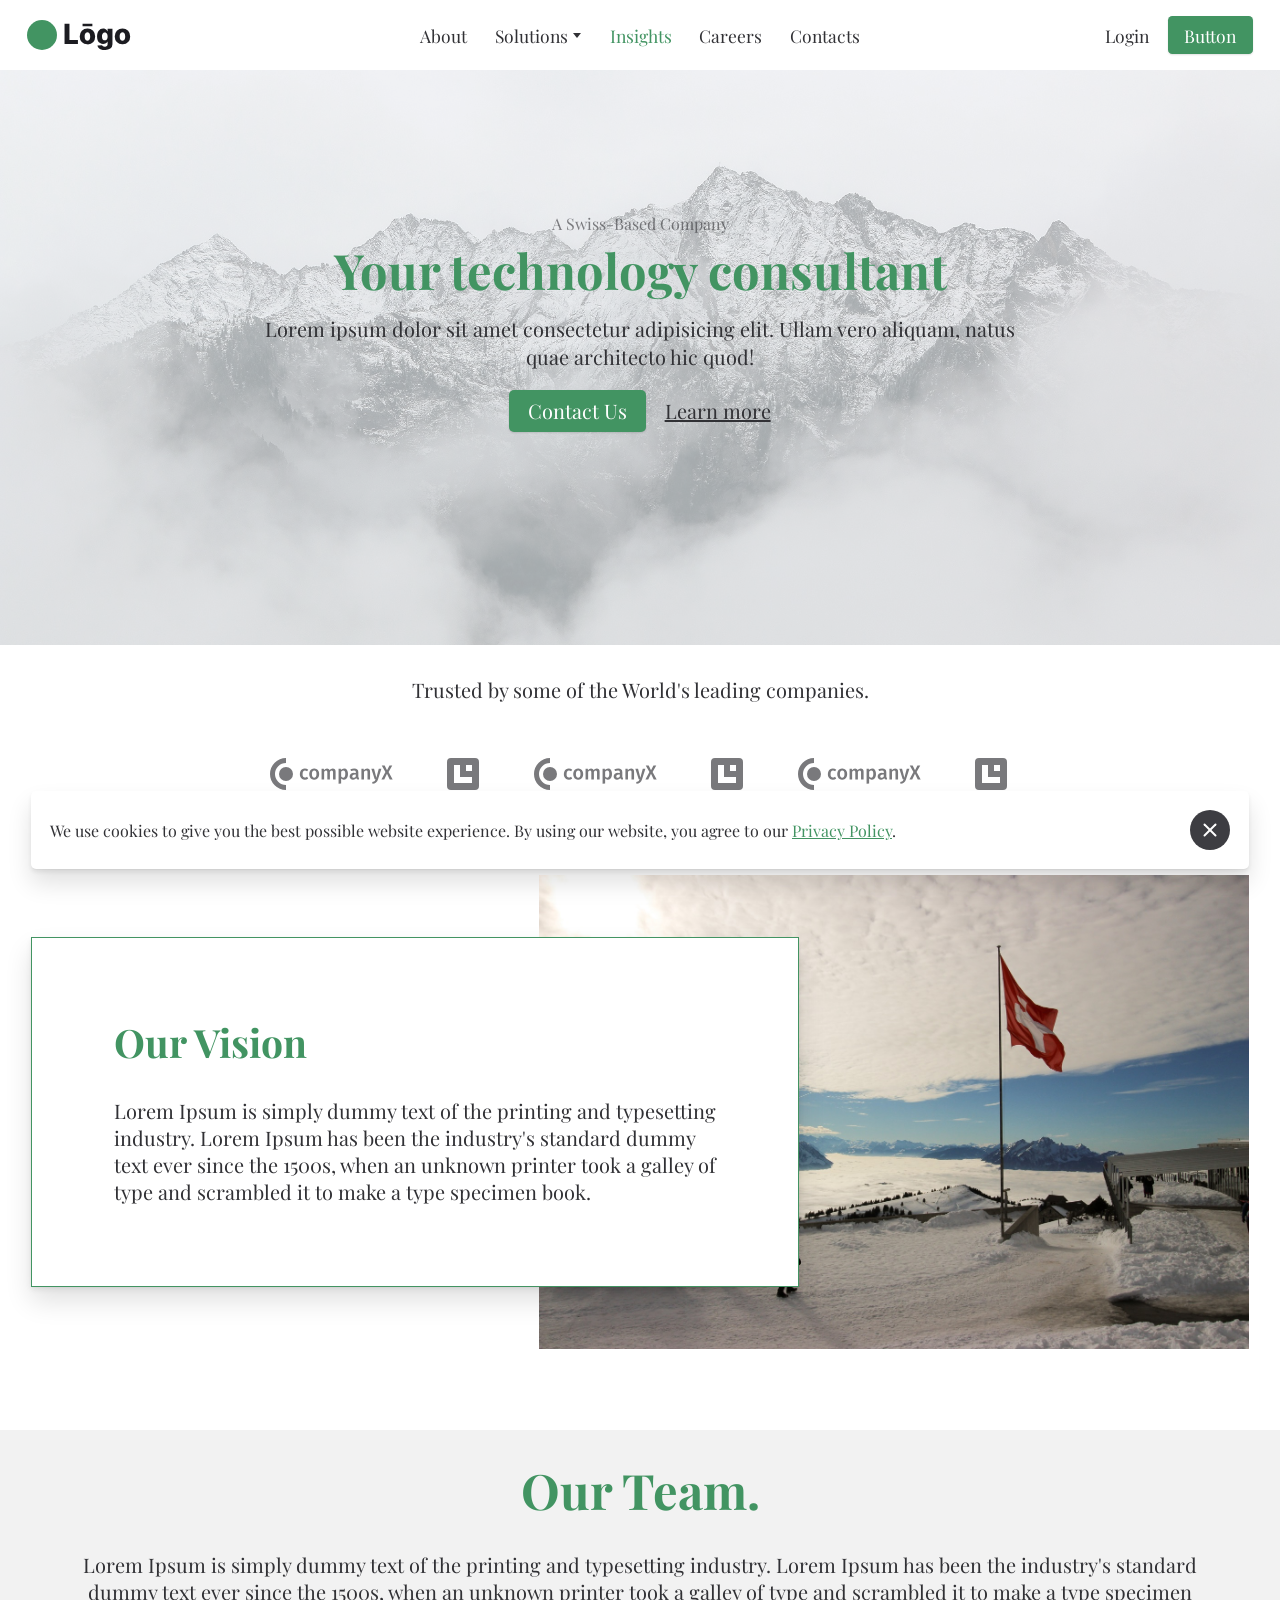
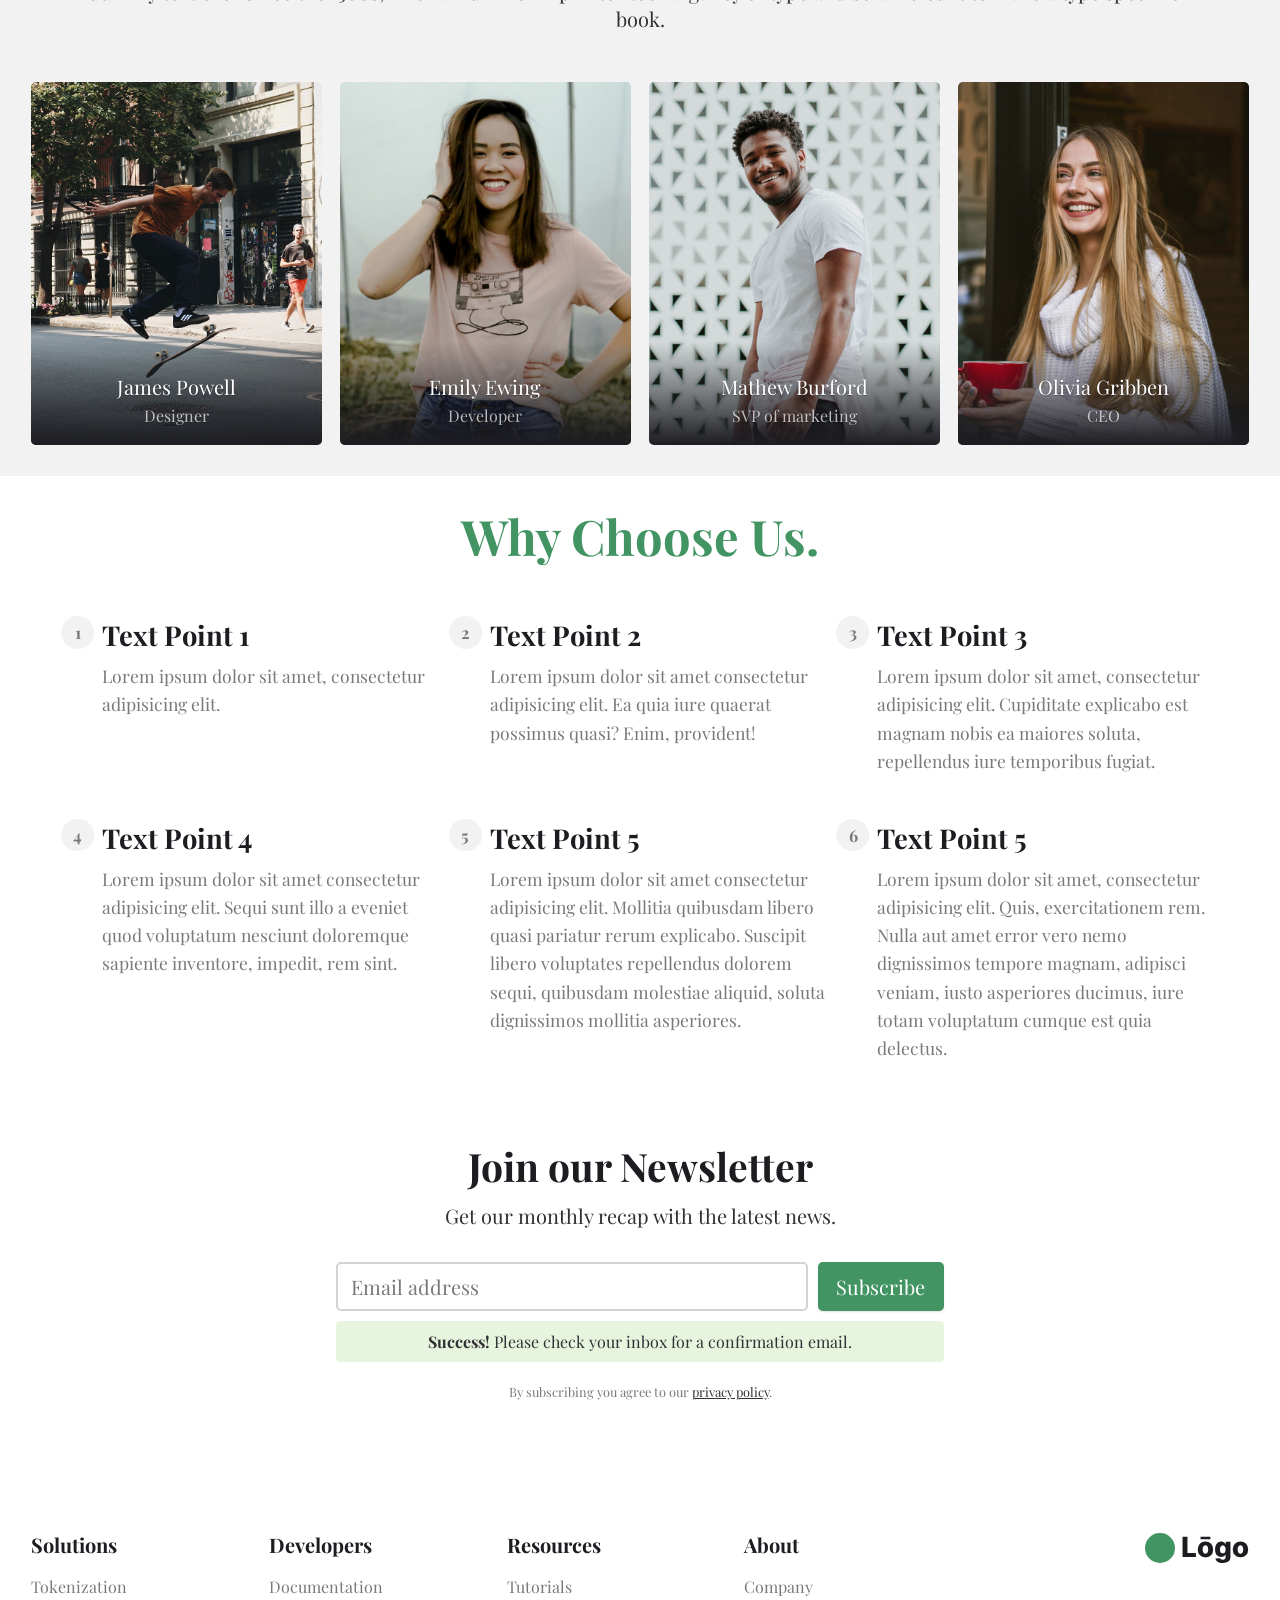
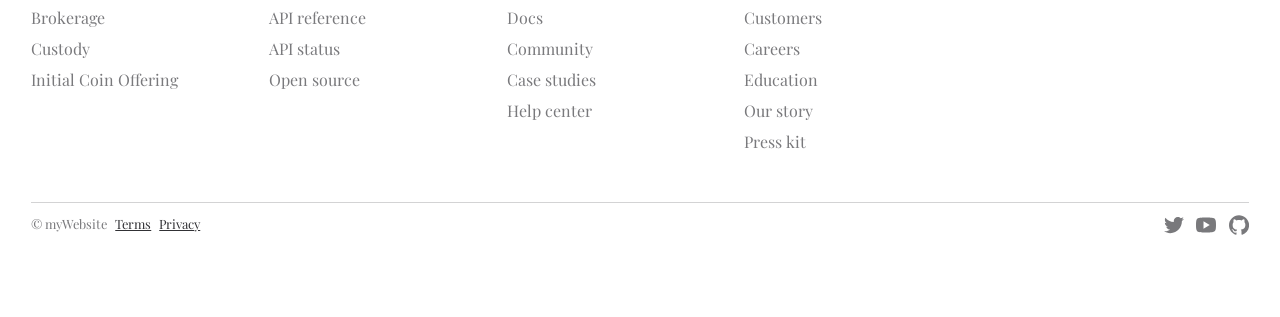
<file: main/index.html>
<!doctype html>
<html lang="en">
<head>
  <meta charset="UTF-8">
  <meta name="viewport" content="width=device-width, initial-scale=1">
  <meta name="robots" content="noindex, nofollow" />
  <script>document.getElementsByTagName("html")[0].className += " js";</script>
  <link id="codyframe" rel="stylesheet" href="assets/css/style.css">
  <!-- Uncomment the script below if you need to support browsers where CSS Variables have not been implemented (e.g., IE11) -->
  <!-- <script>
    if(!('CSS' in window) || !CSS.supports('color', 'var(--color-var)')) {var cfStyle = document.getElementById('codyframe');if(cfStyle) {var href = cfStyle.getAttribute('href');href = href.replace('style.css', 'style-fallback.css');cfStyle.setAttribute('href', href);}}
  </script> -->
  <title>Crypto Website</title>
</head>
<body>
  <!-- Pre-header -->

  <div class="notice js-notice">
    <div class="notice__banner container max-width-adaptive-lg bg padding-sm radius-md shadow-md">
      <div class="flex justify-between items-center@md">
        <p class="text-sm">We use cookies to give you the best possible website experience. By using our website, you agree to our <a href="#0">Privacy Policy</a>.</p>

        <button class="reset notice__close-btn margin-left-sm js-notice__hide-control">
          <svg class="icon icon--xs" viewBox="0 0 16 16"><title>Close panel</title><g stroke-width="2" stroke="currentColor" fill="none" stroke-linecap="round" stroke-linejoin="round" stroke-miterlimit="10"><line x1="13.5" y1="2.5" x2="2.5" y2="13.5"></line><line x1="2.5" y1="2.5" x2="13.5" y2="13.5"></line></g></svg>
        </button>
      </div>
    </div>
  </div>

   <!-- Header -->
   <header class="f-header js-f-header position-fixed bg-white">
     <div class="f-header__mobile-content container max-width-lg">
       <a href="#0" class="f-header__logo">
         <svg width="104" height="30" viewBox="0 0 104 30">
           <title>Go to homepage</title>
           <path d="M37.54 24.08V3.72h4.92v16.37h8.47v4zM60.47 24.37a7.82 7.82 0 01-5.73-2.25 8.36 8.36 0 01-2-5.62 8.32 8.32 0 012.08-5.71 8 8 0 015.64-2.18 8.07 8.07 0 015.68 2.2 8.49 8.49 0 012 5.69 8.63 8.63 0 01-1.78 5.38 7.6 7.6 0 01-5.89 2.49zm0-3.67c2.42 0 2.73-3 2.73-4.23s-.31-4.26-2.73-4.26-2.79 3-2.79 4.26.32 4.23 2.82 4.23zM95.49 24.37a7.82 7.82 0 01-5.73-2.25 8.36 8.36 0 01-2-5.62 8.32 8.32 0 012.08-5.71 8.4 8.4 0 0111.31 0 8.43 8.43 0 012 5.69 8.6 8.6 0 01-1.77 5.38 7.6 7.6 0 01-5.89 2.51zm0-3.67c2.42 0 2.73-3 2.73-4.23s-.31-4.26-2.73-4.26-2.8 3-2.8 4.26.31 4.23 2.83 4.23zM77.66 30c-5.74 0-7-3.25-7.23-4.52l4.6-.26c.41.91 1.17 1.41 2.76 1.41a2.45 2.45 0 002.82-2.53v-2.68a7 7 0 01-1.7 1.75 6.12 6.12 0 01-5.85-.08c-2.41-1.37-3-4.25-3-6.66 0-.89.12-3.67 1.45-5.42a5.67 5.67 0 014.64-2.4c1.2 0 3 .25 4.46 2.82V8.81h4.85v15.33a5.2 5.2 0 01-2.12 4.32A9.92 9.92 0 0177.66 30zm.15-9.66c2.53 0 2.81-2.69 2.81-3.91s-.31-4-2.81-4-2.81 2.8-2.81 4 .27 3.91 2.81 3.91zM55.56 3.72h9.81v2.41h-9.81z" fill="var(--color-c ontrast-higher)" />
           <circle cx="15" cy="15" r="15" fill="var(--color-primary)" />
         </svg>
       </a>

       <button class="reset anim-menu-btn js-anim-menu-btn f-header__nav-control js-tab-focus" aria-label="Toggle menu">
         <i class="anim-menu-btn__icon anim-menu-btn__icon--close" aria-hidden="true"></i>
       </button>
     </div>

     <div class="f-header__nav" role="navigation">
       <div class="f-header__nav-grid justify-between@md container max-width-lg">
         <div class="f-header__nav-logo-wrapper flex-grow flex-basis-0">
           <a href="#0" class="f-header__logo">
             <svg width="104" height="30" viewBox="0 0 104 30">
               <title>Go to homepage</title>
               <path d="M37.54 24.08V3.72h4.92v16.37h8.47v4zM60.47 24.37a7.82 7.82 0 01-5.73-2.25 8.36 8.36 0 01-2-5.62 8.32 8.32 0 012.08-5.71 8 8 0 015.64-2.18 8.07 8.07 0 015.68 2.2 8.49 8.49 0 012 5.69 8.63 8.63 0 01-1.78 5.38 7.6 7.6 0 01-5.89 2.49zm0-3.67c2.42 0 2.73-3 2.73-4.23s-.31-4.26-2.73-4.26-2.79 3-2.79 4.26.32 4.23 2.82 4.23zM95.49 24.37a7.82 7.82 0 01-5.73-2.25 8.36 8.36 0 01-2-5.62 8.32 8.32 0 012.08-5.71 8.4 8.4 0 0111.31 0 8.43 8.43 0 012 5.69 8.6 8.6 0 01-1.77 5.38 7.6 7.6 0 01-5.89 2.51zm0-3.67c2.42 0 2.73-3 2.73-4.23s-.31-4.26-2.73-4.26-2.8 3-2.8 4.26.31 4.23 2.83 4.23zM77.66 30c-5.74 0-7-3.25-7.23-4.52l4.6-.26c.41.91 1.17 1.41 2.76 1.41a2.45 2.45 0 002.82-2.53v-2.68a7 7 0 01-1.7 1.75 6.12 6.12 0 01-5.85-.08c-2.41-1.37-3-4.25-3-6.66 0-.89.12-3.67 1.45-5.42a5.67 5.67 0 014.64-2.4c1.2 0 3 .25 4.46 2.82V8.81h4.85v15.33a5.2 5.2 0 01-2.12 4.32A9.92 9.92 0 0177.66 30zm.15-9.66c2.53 0 2.81-2.69 2.81-3.91s-.31-4-2.81-4-2.81 2.8-2.81 4 .27 3.91 2.81 3.91zM55.56 3.72h9.81v2.41h-9.81z" fill="var(--color-contrast-higher)" />
               <circle cx="15" cy="15" r="15" fill="var(--color-primary)" />
             </svg>
           </a>
         </div>

         <ul class="f-header__list flex-grow flex-basis-0 justify-center@md">
           <li class="f-header__item"><a href="#0" class="f-header__link">About</a></li>
           <li class="f-header__item"><a href="#0" class="f-header__link">
               <span>Solutions</span>
               <svg class="f-header__dropdown-icon icon" aria-hidden="true" viewBox="0 0 12 12">
                 <path d="M6,9l4-5H2Z" /></svg>
             </a>

             <ul class="f-header__dropdown">
               <li><a href="tokenization.html" class="f-header__dropdown-link">Tokenization</a></li>
               <li><a href="brokerage.html" class="f-header__dropdown-link">Brokerage</a></li>
               <li><a href="custody.html" class="f-header__dropdown-link">Custody</a></li>
               <li><a href="ico.html" class="f-header__dropdown-link">Initial Coin Offering</a></li>
             </ul>
           </li>
           <li class="f-header__item"><a href="insights.html" class="f-header__link" aria-current="page">Insights</a></li>
           <li class="f-header__item"><a href="#0" class="f-header__link">Careers</a></li>
           <li class="f-header__item"><a href="contacts.html" class="f-header__link">Contacts</a></li>
         </ul>

         <ul class="f-header__list flex-grow flex-basis-0 justify-end@md">
           <li class="f-header__item"><a href="#0" class="f-header__link">Login</a></li>
           <li class="f-header__item"><a href="#0" class="f-header__btn btn btn--primary">Button</a></li>
         </ul>
       </div>
     </div>
   </header>


   <!-- Hero-intro -->
   <section class="hero hero--overlay-layer position-relative padding-y-xxxl" style="background-image:url(assets/images/features_01.jpg)">
    <div class="container max-width-adaptive-sm">
      <div class="position-relative z-index-2 text-center">
        <div class="text-sm opacity-60% margin-bottom-xxs">A Swiss-Based Company</div>

        <div class="text-component margin-bottom-sm">
          <h1 class="color-primary">Your technology consultant</h1>
          <p>Lorem ipsum dolor sit amet consectetur adipisicing elit. Ullam vero aliquam, natus quae architecto hic quod!</p>
        </div>

        <div class="flex flex-wrap flex-center gap-sm">
          <a href="#0" class="btn btn--primary">Contact Us</a>
          <a href="#0" class="color-inherit">Learn more</a>
        </div>
      </div>
    </div>
  </section>

  <!-- Customers logos -->

  <div>
  <div class="container max-width-lg margin-top-md">
    <div class="text-component text-center">
      <p>Trusted by some of the World's leading companies.</p>
    </div>

    <div class="margin-top-lg">
      <ul class="customer-logos flex flex-wrap gap-lg flex-center">
        <li>
          <svg class="customer-logos__logo" width="124" height="32" viewBox="0 0 124 32"><title>CompanyX</title><path d="M17,27A11,11,0,0,1,17,5V0a16,16,0,0,0,0,32Z"/><circle cx="17" cy="16" r="7"/><path d="M37.67,10.8a5.017,5.017,0,0,1,1.57.94L38.08,13.3a4.047,4.047,0,0,0-1.02-.59,3.087,3.087,0,0,0-1.1-.189q-2.381,0-2.38,3.619a4.411,4.411,0,0,0,.62,2.65,2.086,2.086,0,0,0,1.76.81,2.773,2.773,0,0,0,1.05-.19,4.773,4.773,0,0,0,1.05-.63l1.18,1.68a5.267,5.267,0,0,1-3.42,1.22,5.054,5.054,0,0,1-2.64-.67A4.4,4.4,0,0,1,31.46,19.1a6.643,6.643,0,0,1-.6-2.921,6.973,6.973,0,0,1,.6-2.97,4.613,4.613,0,0,1,1.72-2,4.792,4.792,0,0,1,2.62-.71A5.5,5.5,0,0,1,37.67,10.8Z"/><path d="M48.87,11.985a5.984,5.984,0,0,1,1.311,4.09,6.786,6.786,0,0,1-.6,2.93,4.548,4.548,0,0,1-1.72,1.97,4.922,4.922,0,0,1-2.66.7,4.635,4.635,0,0,1-3.66-1.49,5.981,5.981,0,0,1-1.319-4.11,6.721,6.721,0,0,1,.6-2.92,4.551,4.551,0,0,1,1.731-1.96,4.969,4.969,0,0,1,2.67-.7A4.6,4.6,0,0,1,48.87,11.985Zm-5.95,4.09a5.259,5.259,0,0,0,.57,2.771,2.082,2.082,0,0,0,3.42-.011,5.263,5.263,0,0,0,.57-2.76,5.208,5.208,0,0,0-.57-2.75,1.877,1.877,0,0,0-1.689-.889Q42.92,12.436,42.92,16.075Z"/><path d="M65.84,11.365a3.447,3.447,0,0,1,.76,2.35v7.66H64.04v-7.26q0-1.7-1.16-1.7a1.577,1.577,0,0,0-1.07.391,4.826,4.826,0,0,0-.93,1.21v7.359H58.32v-7.26q0-1.7-1.16-1.7a1.6,1.6,0,0,0-1.09.391,4.849,4.849,0,0,0-.93,1.21v7.359H52.58V10.8H54.8l.2,1.38a3.626,3.626,0,0,1,3.06-1.68,2.739,2.739,0,0,1,1.59.46,2.679,2.679,0,0,1,.99,1.32,4.534,4.534,0,0,1,1.381-1.33A3.43,3.43,0,0,1,63.8,10.5,2.573,2.573,0,0,1,65.84,11.365Z"/><path d="M78.01,11.955a7.377,7.377,0,0,1,.97,4.1,8.056,8.056,0,0,1-.49,2.909,4.417,4.417,0,0,1-1.44,1.99,3.617,3.617,0,0,1-2.25.72,3.3,3.3,0,0,1-2.66-1.16v4.94l-2.56.28V10.8h2.24l.14,1.3a3.928,3.928,0,0,1,1.41-1.2,3.687,3.687,0,0,1,1.651-.4A3.34,3.34,0,0,1,78.01,11.955Zm-1.71,4.12a5.735,5.735,0,0,0-.51-2.809,1.668,1.668,0,0,0-1.53-.851,1.983,1.983,0,0,0-1.17.391,3.445,3.445,0,0,0-.95,1.049v4.76a2.245,2.245,0,0,0,1.94,1.1Q76.3,19.715,76.3,16.075Z"/><path d="M89.51,19.485a1.215,1.215,0,0,0,.61.45l-.54,1.7a3.354,3.354,0,0,1-1.47-.43,2.181,2.181,0,0,1-.87-1.11,3.386,3.386,0,0,1-1.35,1.19,4.12,4.12,0,0,1-1.81.39,3.419,3.419,0,0,1-2.5-.9,3.154,3.154,0,0,1-.92-2.36,3.054,3.054,0,0,1,1.25-2.63,6,6,0,0,1,3.569-.91H86.8v-.6a1.821,1.821,0,0,0-.47-1.429,2.268,2.268,0,0,0-1.51-.41,8.93,8.93,0,0,0-2.8.559l-.6-1.74a10.7,10.7,0,0,1,3.84-.76q4.06,0,4.06,3.64v4.44A1.7,1.7,0,0,0,89.51,19.485Zm-2.71-.969V16.375H85.74q-2.479,0-2.48,1.84a1.7,1.7,0,0,0,.38,1.18,1.435,1.435,0,0,0,1.12.42A2.264,2.264,0,0,0,86.8,18.516Z"/><path d="M100.27,11.346a3.344,3.344,0,0,1,.79,2.369v7.66H98.5v-7.26a2.032,2.032,0,0,0-.33-1.32,1.217,1.217,0,0,0-.97-.38,1.9,1.9,0,0,0-1.19.41,4.681,4.681,0,0,0-1.031,1.191v7.359H92.42V10.8h2.22l.2,1.4a3.954,3.954,0,0,1,3.22-1.7A2.864,2.864,0,0,1,100.27,11.346Z"/><path d="M107.02,24.465a6.171,6.171,0,0,1-3.56,1.27l-.26-1.86a6.391,6.391,0,0,0,1.67-.45,2.712,2.712,0,0,0,1.01-.77,5.188,5.188,0,0,0,.7-1.28h-.88L102.34,10.8h2.72l2.3,8.88,2.4-8.88H112.4l-3.439,10.62A6.492,6.492,0,0,1,107.02,24.465Z"/><path d="M120.74,21.375l-2.761-5.66-2.739,5.66h-2.82l4-7.359-3.68-6.46h2.94l2.34,4.779,2.44-4.779h2.82l-3.7,6.359,4.1,7.46Z"/></svg>
        </li>

        <li>
          <svg class="customer-logos__logo" width="40" height="40" viewBox="0 0 40 40"><title>CompanyY</title><path d="M32,4H8A4,4,0,0,0,4,8V32a4,4,0,0,0,4,4H32a4,4,0,0,0,4-4V8A4,4,0,0,0,32,4ZM29,29H11V11h6V23H29Zm0-12H23V11h6Z"/></svg>
        </li>

        <li>
          <svg class="customer-logos__logo" width="124" height="32" viewBox="0 0 124 32"><title>CompanyX</title><path d="M17,27A11,11,0,0,1,17,5V0a16,16,0,0,0,0,32Z"/><circle cx="17" cy="16" r="7"/><path d="M37.67,10.8a5.017,5.017,0,0,1,1.57.94L38.08,13.3a4.047,4.047,0,0,0-1.02-.59,3.087,3.087,0,0,0-1.1-.189q-2.381,0-2.38,3.619a4.411,4.411,0,0,0,.62,2.65,2.086,2.086,0,0,0,1.76.81,2.773,2.773,0,0,0,1.05-.19,4.773,4.773,0,0,0,1.05-.63l1.18,1.68a5.267,5.267,0,0,1-3.42,1.22,5.054,5.054,0,0,1-2.64-.67A4.4,4.4,0,0,1,31.46,19.1a6.643,6.643,0,0,1-.6-2.921,6.973,6.973,0,0,1,.6-2.97,4.613,4.613,0,0,1,1.72-2,4.792,4.792,0,0,1,2.62-.71A5.5,5.5,0,0,1,37.67,10.8Z"/><path d="M48.87,11.985a5.984,5.984,0,0,1,1.311,4.09,6.786,6.786,0,0,1-.6,2.93,4.548,4.548,0,0,1-1.72,1.97,4.922,4.922,0,0,1-2.66.7,4.635,4.635,0,0,1-3.66-1.49,5.981,5.981,0,0,1-1.319-4.11,6.721,6.721,0,0,1,.6-2.92,4.551,4.551,0,0,1,1.731-1.96,4.969,4.969,0,0,1,2.67-.7A4.6,4.6,0,0,1,48.87,11.985Zm-5.95,4.09a5.259,5.259,0,0,0,.57,2.771,2.082,2.082,0,0,0,3.42-.011,5.263,5.263,0,0,0,.57-2.76,5.208,5.208,0,0,0-.57-2.75,1.877,1.877,0,0,0-1.689-.889Q42.92,12.436,42.92,16.075Z"/><path d="M65.84,11.365a3.447,3.447,0,0,1,.76,2.35v7.66H64.04v-7.26q0-1.7-1.16-1.7a1.577,1.577,0,0,0-1.07.391,4.826,4.826,0,0,0-.93,1.21v7.359H58.32v-7.26q0-1.7-1.16-1.7a1.6,1.6,0,0,0-1.09.391,4.849,4.849,0,0,0-.93,1.21v7.359H52.58V10.8H54.8l.2,1.38a3.626,3.626,0,0,1,3.06-1.68,2.739,2.739,0,0,1,1.59.46,2.679,2.679,0,0,1,.99,1.32,4.534,4.534,0,0,1,1.381-1.33A3.43,3.43,0,0,1,63.8,10.5,2.573,2.573,0,0,1,65.84,11.365Z"/><path d="M78.01,11.955a7.377,7.377,0,0,1,.97,4.1,8.056,8.056,0,0,1-.49,2.909,4.417,4.417,0,0,1-1.44,1.99,3.617,3.617,0,0,1-2.25.72,3.3,3.3,0,0,1-2.66-1.16v4.94l-2.56.28V10.8h2.24l.14,1.3a3.928,3.928,0,0,1,1.41-1.2,3.687,3.687,0,0,1,1.651-.4A3.34,3.34,0,0,1,78.01,11.955Zm-1.71,4.12a5.735,5.735,0,0,0-.51-2.809,1.668,1.668,0,0,0-1.53-.851,1.983,1.983,0,0,0-1.17.391,3.445,3.445,0,0,0-.95,1.049v4.76a2.245,2.245,0,0,0,1.94,1.1Q76.3,19.715,76.3,16.075Z"/><path d="M89.51,19.485a1.215,1.215,0,0,0,.61.45l-.54,1.7a3.354,3.354,0,0,1-1.47-.43,2.181,2.181,0,0,1-.87-1.11,3.386,3.386,0,0,1-1.35,1.19,4.12,4.12,0,0,1-1.81.39,3.419,3.419,0,0,1-2.5-.9,3.154,3.154,0,0,1-.92-2.36,3.054,3.054,0,0,1,1.25-2.63,6,6,0,0,1,3.569-.91H86.8v-.6a1.821,1.821,0,0,0-.47-1.429,2.268,2.268,0,0,0-1.51-.41,8.93,8.93,0,0,0-2.8.559l-.6-1.74a10.7,10.7,0,0,1,3.84-.76q4.06,0,4.06,3.64v4.44A1.7,1.7,0,0,0,89.51,19.485Zm-2.71-.969V16.375H85.74q-2.479,0-2.48,1.84a1.7,1.7,0,0,0,.38,1.18,1.435,1.435,0,0,0,1.12.42A2.264,2.264,0,0,0,86.8,18.516Z"/><path d="M100.27,11.346a3.344,3.344,0,0,1,.79,2.369v7.66H98.5v-7.26a2.032,2.032,0,0,0-.33-1.32,1.217,1.217,0,0,0-.97-.38,1.9,1.9,0,0,0-1.19.41,4.681,4.681,0,0,0-1.031,1.191v7.359H92.42V10.8h2.22l.2,1.4a3.954,3.954,0,0,1,3.22-1.7A2.864,2.864,0,0,1,100.27,11.346Z"/><path d="M107.02,24.465a6.171,6.171,0,0,1-3.56,1.27l-.26-1.86a6.391,6.391,0,0,0,1.67-.45,2.712,2.712,0,0,0,1.01-.77,5.188,5.188,0,0,0,.7-1.28h-.88L102.34,10.8h2.72l2.3,8.88,2.4-8.88H112.4l-3.439,10.62A6.492,6.492,0,0,1,107.02,24.465Z"/><path d="M120.74,21.375l-2.761-5.66-2.739,5.66h-2.82l4-7.359-3.68-6.46h2.94l2.34,4.779,2.44-4.779h2.82l-3.7,6.359,4.1,7.46Z"/></svg>
        </li>

        <li>
          <svg class="customer-logos__logo" width="40" height="40" viewBox="0 0 40 40"><title>CompanyY</title><path d="M32,4H8A4,4,0,0,0,4,8V32a4,4,0,0,0,4,4H32a4,4,0,0,0,4-4V8A4,4,0,0,0,32,4ZM29,29H11V11h6V23H29Zm0-12H23V11h6Z"/></svg>
        </li>

        <li>
          <svg class="customer-logos__logo" width="124" height="32" viewBox="0 0 124 32"><title>CompanyX</title><path d="M17,27A11,11,0,0,1,17,5V0a16,16,0,0,0,0,32Z"/><circle cx="17" cy="16" r="7"/><path d="M37.67,10.8a5.017,5.017,0,0,1,1.57.94L38.08,13.3a4.047,4.047,0,0,0-1.02-.59,3.087,3.087,0,0,0-1.1-.189q-2.381,0-2.38,3.619a4.411,4.411,0,0,0,.62,2.65,2.086,2.086,0,0,0,1.76.81,2.773,2.773,0,0,0,1.05-.19,4.773,4.773,0,0,0,1.05-.63l1.18,1.68a5.267,5.267,0,0,1-3.42,1.22,5.054,5.054,0,0,1-2.64-.67A4.4,4.4,0,0,1,31.46,19.1a6.643,6.643,0,0,1-.6-2.921,6.973,6.973,0,0,1,.6-2.97,4.613,4.613,0,0,1,1.72-2,4.792,4.792,0,0,1,2.62-.71A5.5,5.5,0,0,1,37.67,10.8Z"/><path d="M48.87,11.985a5.984,5.984,0,0,1,1.311,4.09,6.786,6.786,0,0,1-.6,2.93,4.548,4.548,0,0,1-1.72,1.97,4.922,4.922,0,0,1-2.66.7,4.635,4.635,0,0,1-3.66-1.49,5.981,5.981,0,0,1-1.319-4.11,6.721,6.721,0,0,1,.6-2.92,4.551,4.551,0,0,1,1.731-1.96,4.969,4.969,0,0,1,2.67-.7A4.6,4.6,0,0,1,48.87,11.985Zm-5.95,4.09a5.259,5.259,0,0,0,.57,2.771,2.082,2.082,0,0,0,3.42-.011,5.263,5.263,0,0,0,.57-2.76,5.208,5.208,0,0,0-.57-2.75,1.877,1.877,0,0,0-1.689-.889Q42.92,12.436,42.92,16.075Z"/><path d="M65.84,11.365a3.447,3.447,0,0,1,.76,2.35v7.66H64.04v-7.26q0-1.7-1.16-1.7a1.577,1.577,0,0,0-1.07.391,4.826,4.826,0,0,0-.93,1.21v7.359H58.32v-7.26q0-1.7-1.16-1.7a1.6,1.6,0,0,0-1.09.391,4.849,4.849,0,0,0-.93,1.21v7.359H52.58V10.8H54.8l.2,1.38a3.626,3.626,0,0,1,3.06-1.68,2.739,2.739,0,0,1,1.59.46,2.679,2.679,0,0,1,.99,1.32,4.534,4.534,0,0,1,1.381-1.33A3.43,3.43,0,0,1,63.8,10.5,2.573,2.573,0,0,1,65.84,11.365Z"/><path d="M78.01,11.955a7.377,7.377,0,0,1,.97,4.1,8.056,8.056,0,0,1-.49,2.909,4.417,4.417,0,0,1-1.44,1.99,3.617,3.617,0,0,1-2.25.72,3.3,3.3,0,0,1-2.66-1.16v4.94l-2.56.28V10.8h2.24l.14,1.3a3.928,3.928,0,0,1,1.41-1.2,3.687,3.687,0,0,1,1.651-.4A3.34,3.34,0,0,1,78.01,11.955Zm-1.71,4.12a5.735,5.735,0,0,0-.51-2.809,1.668,1.668,0,0,0-1.53-.851,1.983,1.983,0,0,0-1.17.391,3.445,3.445,0,0,0-.95,1.049v4.76a2.245,2.245,0,0,0,1.94,1.1Q76.3,19.715,76.3,16.075Z"/><path d="M89.51,19.485a1.215,1.215,0,0,0,.61.45l-.54,1.7a3.354,3.354,0,0,1-1.47-.43,2.181,2.181,0,0,1-.87-1.11,3.386,3.386,0,0,1-1.35,1.19,4.12,4.12,0,0,1-1.81.39,3.419,3.419,0,0,1-2.5-.9,3.154,3.154,0,0,1-.92-2.36,3.054,3.054,0,0,1,1.25-2.63,6,6,0,0,1,3.569-.91H86.8v-.6a1.821,1.821,0,0,0-.47-1.429,2.268,2.268,0,0,0-1.51-.41,8.93,8.93,0,0,0-2.8.559l-.6-1.74a10.7,10.7,0,0,1,3.84-.76q4.06,0,4.06,3.64v4.44A1.7,1.7,0,0,0,89.51,19.485Zm-2.71-.969V16.375H85.74q-2.479,0-2.48,1.84a1.7,1.7,0,0,0,.38,1.18,1.435,1.435,0,0,0,1.12.42A2.264,2.264,0,0,0,86.8,18.516Z"/><path d="M100.27,11.346a3.344,3.344,0,0,1,.79,2.369v7.66H98.5v-7.26a2.032,2.032,0,0,0-.33-1.32,1.217,1.217,0,0,0-.97-.38,1.9,1.9,0,0,0-1.19.41,4.681,4.681,0,0,0-1.031,1.191v7.359H92.42V10.8h2.22l.2,1.4a3.954,3.954,0,0,1,3.22-1.7A2.864,2.864,0,0,1,100.27,11.346Z"/><path d="M107.02,24.465a6.171,6.171,0,0,1-3.56,1.27l-.26-1.86a6.391,6.391,0,0,0,1.67-.45,2.712,2.712,0,0,0,1.01-.77,5.188,5.188,0,0,0,.7-1.28h-.88L102.34,10.8h2.72l2.3,8.88,2.4-8.88H112.4l-3.439,10.62A6.492,6.492,0,0,1,107.02,24.465Z"/><path d="M120.74,21.375l-2.761-5.66-2.739,5.66h-2.82l4-7.359-3.68-6.46h2.94l2.34,4.779,2.44-4.779h2.82l-3.7,6.359,4.1,7.46Z"/></svg>
        </li>

        <li>
          <svg class="customer-logos__logo" width="40" height="40" viewBox="0 0 40 40"><title>CompanyY</title><path d="M32,4H8A4,4,0,0,0,4,8V32a4,4,0,0,0,4,4H32a4,4,0,0,0,4-4V8A4,4,0,0,0,32,4ZM29,29H11V11h6V23H29Zm0-12H23V11h6Z"/></svg>
        </li>
      </ul>
    </div>
  </div>
</div>

<section class="feature-v12 feature-v12--top feature-v12--left@md feature-v12--offset-sm feature-v12--offset-xl@md padding-y-xl">
  <div class="container max-width-adaptive-lg">
    <div class="grid flex-center">
      <div class="col-10 col-5@md">
        <div class="feature-v12__offset-item text-center text-left@md padding-xl border border-primary shadow-md" style="background-color:white;">
          <h1 class="text-xl@sm color-primary">Our Vision</h1>
          <p class="margin-top-md">Lorem Ipsum is simply dummy text of the printing and typesetting industry.
            Lorem Ipsum has been the industry's standard dummy text ever since the 1500s,
            when an unknown printer took a galley of type and scrambled it to make a type specimen book.
          </p>
        </div>
      </div>

      <div class="col-7@md bg-opacity-50%">
        <figure class="feature-v12__bg-item">
          <img class="block width-100%" src="assets/images/vision.jpg" alt="Our Vision">
        </figure>
      </div>
    </div>
  </div>
</section>

<!-- Our Team -->

<section class="team padding-y-md bg-contrast-lower">
  <div class="container max-width-adaptive-lg">
    <div class="margin-bottom-lg">
      <h1 class="text-center color-primary">Our Team.</h1>
      <p class="margin-md text-center">
        Lorem Ipsum is simply dummy text of the printing and typesetting industry. Lorem Ipsum has been the industry's standard dummy text ever since the 1500s, when an unknown printer took a galley of type and scrambled it to make a type specimen book.
      </p>
    </div>

    <div class="grid gap-sm">

      <a class="card-v2 radius-md col-3@md" href="#0">
        <figure>
          <img src="assets/images/team-img-1.jpg" alt="Image description">
          <figcaption class="card-v2__caption padding-x-sm padding-top-md padding-bottom-sm text-center">
            <div class="text-md text-base@md">James Powell</div>
            <div class="margin-top-xxxs text-sm opacity-70%">Designer</div>
          </figcaption>
        </figure>
      </a>

      <a class="card-v2 radius-md col-3@md" href="#0">
        <figure>
          <img src="assets/images/team-img-2.jpg" alt="Image description">
          <figcaption class="card-v2__caption padding-x-sm padding-top-md padding-bottom-sm text-center">
            <div class="text-md text-base@md">Emily Ewing</div>
            <div class="margin-top-xxxs text-sm opacity-70%">Developer</div>
          </figcaption>
        </figure>
      </a>

      <div class="card-v2 radius-md col-3@md">
        <figure>
          <img src="assets/images/team-img-3.jpg" alt="Image description">
          <figcaption class="card-v2__caption padding-x-sm padding-top-md padding-bottom-sm text-center">
            <div class="text-md text-base@md">Mathew Burford</div>
            <div class="margin-top-xxxs text-sm opacity-70%">SVP of marketing</div>
          </figcaption>
        </figure>
      </div>

      <div class="card-v2 radius-md col-3@md">
        <figure>
          <img src="assets/images/team-img-4.jpg" alt="Image description">
          <figcaption class="card-v2__caption padding-x-sm padding-top-md padding-bottom-sm text-center">
            <div class="text-md text-base@md">Olivia Gribben</div>
            <div class="margin-top-xxxs text-sm opacity-70%">CEO</div>
          </figcaption>
        </figure>
      </div>
    </div>
  </div>
</section>

<!-- Why Choose Us -->
<section class="team padding-y-md">
  <div class="container max-width-adaptive-lg">
    <div class="margin-bottom-lg">
      <h1 class="text-center color-primary">Why Choose Us.</h1>
    </div>

      <ol class="text-points text-points--counter grid gap-lg container max-width-adaptive-lg margin-left-md@lg">
        <li class="text-points__item col-4@md">
          <div class="text-component">
            <h3 class="text-points__title">Text Point 1</h3>
            <p>Lorem ipsum dolor sit amet, consectetur adipisicing elit.</p>
          </div>
        </li>

        <li class="text-points__item col-4@md">
          <div class="text-component">
            <h3 class="text-points__title">Text Point 2</h3>
            <p>Lorem ipsum dolor sit amet consectetur adipisicing elit. Ea quia iure quaerat possimus quasi? Enim, provident!</p>
          </div>
        </li>

        <li class="text-points__item col-4@md">
          <div class="text-component">
            <h3 class="text-points__title">Text Point 3</h3>
            <p>Lorem ipsum dolor sit amet, consectetur adipisicing elit. Cupiditate explicabo est magnam nobis ea maiores soluta, repellendus iure temporibus fugiat.</p>
          </div>
        </li>

        <li class="text-points__item col-4@md">
          <div class="text-component">
            <h3 class="text-points__title">Text Point 4</h3>
            <p>Lorem ipsum dolor sit amet consectetur adipisicing elit. Sequi sunt illo a eveniet quod voluptatum nesciunt doloremque sapiente inventore, impedit, rem sint.</p>
          </div>
        </li>

        <li class="text-points__item col-4@md">
          <div class="text-component">
            <h3 class="text-points__title">Text Point 5</h3>
            <p>Lorem ipsum dolor sit amet consectetur adipisicing elit. Mollitia quibusdam libero quasi pariatur rerum explicabo. Suscipit libero voluptates repellendus dolorem sequi, quibusdam molestiae aliquid, soluta dignissimos mollitia asperiores.</p>
          </div>
        </li>

        <li class="text-points__item col-4@md">
          <div class="text-component">
            <h3 class="text-points__title">Text Point 5</h3>
            <p>Lorem ipsum dolor sit amet, consectetur adipisicing elit. Quis, exercitationem rem. Nulla aut amet error vero nemo dignissimos tempore magnam, adipisci veniam, iusto asperiores ducimus, iure totam voluptatum cumque est quia delectus.</p>
          </div>
        </li>
      </ol>
</div>

<!-- Newsletter -->

<section class="newsletter padding-y-xl text-center">
  <div class="container max-width-xs">
    <div class="text-component margin-bottom-md">
      <h2>Join our Newsletter</h2>
      <p>Get our monthly recap with the latest news.</p>
    </div>

    <form class="grid gap-xxs">
      <div class="col@xs min-width-0">
        <input class="form-control width-100% height-100%" aria-label="Email" type="email" placeholder="Email address">
      </div>

      <div class="col-content@xs">
        <button class="btn btn--primary width-100% height-100%">Subscribe</button>
      </div>
    </form>

    <p role="alert" class="bg-success bg-opacity-20% text-sm padding-xs radius-md margin-top-xs"><strong>Success!</strong> Please check your inbox for a confirmation email.</p>

    <div class="margin-top-xs">
      <small class="text-xs color-contrast-medium">By subscribing you agree to our <a class="color-contrast-high" href="#0">privacy policy</a>.</small>
    </div>
  </div>
</section>


<!-- Footer -->

<footer class="main-footer padding-y-lg">
  <div class="container max-width-lg">
    <div class="grid gap-lg">
      <div class="col-3@lg order-2@lg flex@lg justify-end@lg">
        <a href="#0" class="main-footer__logo">
          <svg width="104" height="30" viewBox="0 0 104 30"><title>Go to homepage</title><path d="M37.54 24.08V3.72h4.92v16.37h8.47v4zM60.47 24.37a7.82 7.82 0 01-5.73-2.25 8.36 8.36 0 01-2-5.62 8.32 8.32 0 012.08-5.71 8 8 0 015.64-2.18 8.07 8.07 0 015.68 2.2 8.49 8.49 0 012 5.69 8.63 8.63 0 01-1.78 5.38 7.6 7.6 0 01-5.89 2.49zm0-3.67c2.42 0 2.73-3 2.73-4.23s-.31-4.26-2.73-4.26-2.79 3-2.79 4.26.32 4.23 2.82 4.23zM95.49 24.37a7.82 7.82 0 01-5.73-2.25 8.36 8.36 0 01-2-5.62 8.32 8.32 0 012.08-5.71 8.4 8.4 0 0111.31 0 8.43 8.43 0 012 5.69 8.6 8.6 0 01-1.77 5.38 7.6 7.6 0 01-5.89 2.51zm0-3.67c2.42 0 2.73-3 2.73-4.23s-.31-4.26-2.73-4.26-2.8 3-2.8 4.26.31 4.23 2.83 4.23zM77.66 30c-5.74 0-7-3.25-7.23-4.52l4.6-.26c.41.91 1.17 1.41 2.76 1.41a2.45 2.45 0 002.82-2.53v-2.68a7 7 0 01-1.7 1.75 6.12 6.12 0 01-5.85-.08c-2.41-1.37-3-4.25-3-6.66 0-.89.12-3.67 1.45-5.42a5.67 5.67 0 014.64-2.4c1.2 0 3 .25 4.46 2.82V8.81h4.85v15.33a5.2 5.2 0 01-2.12 4.32A9.92 9.92 0 0177.66 30zm.15-9.66c2.53 0 2.81-2.69 2.81-3.91s-.31-4-2.81-4-2.81 2.8-2.81 4 .27 3.91 2.81 3.91zM55.56 3.72h9.81v2.41h-9.81z" fill="var(--color-contrast-higher)"/><circle cx="15" cy="15" r="15" fill="var(--color-primary)"/></svg>
        </a>
      </div>

      <nav class="col-9@lg order-1@lg">
        <ul class="grid gap-lg">
          <li class="col-6@xs col-3@md">
            <h4 class="margin-bottom-sm text-base@md">Solutions</h4>
            <ul class="grid gap-xs text-sm@md">
              <li><a href="#0" class="main-footer__link">Tokenization</a></li>
              <li><a href="#0" class="main-footer__link">Brokerage</a></li>
              <li><a href="#0" class="main-footer__link">Custody</a></li>
              <li><a href="#0" class="main-footer__link">Initial Coin Offering</a></li>
            </ul>
          </li>

          <li class="col-6@xs col-3@md">
            <h4 class="margin-bottom-sm text-base@md">Developers</h4>
            <ul class="grid gap-xs text-sm@md">
              <li><a href="#0" class="main-footer__link">Documentation</a></li>
              <li><a href="#0" class="main-footer__link">API reference</a></li>
              <li><a href="#0" class="main-footer__link">API status</a></li>
              <li><a href="#0" class="main-footer__link">Open source</a></li>
            </ul>
          </li>

          <li class="col-6@xs col-3@md">
            <h4 class="margin-bottom-sm text-base@md">Resources</h4>
            <ul class="grid gap-xs text-sm@md">
              <li><a href="#0" class="main-footer__link">Tutorials</a></li>
              <li><a href="#0" class="main-footer__link">Docs</a></li>
              <li><a href="#0" class="main-footer__link">Community</a></li>
              <li><a href="#0" class="main-footer__link">Case studies</a></li>
              <li><a href="#0" class="main-footer__link">Help center</a></li>
            </ul>
          </li>

          <li class="col-6@xs col-3@md">
            <h4 class="margin-bottom-sm text-base@md">About</h4>
            <ul class="grid gap-xs text-sm@md">
              <li><a href="#0" class="main-footer__link">Company</a></li>
              <li><a href="#0" class="main-footer__link">Customers</a></li>
              <li><a href="#0" class="main-footer__link">Careers</a></li>
              <li><a href="#0" class="main-footer__link">Education</a></li>
              <li><a href="#0" class="main-footer__link">Our story</a></li>
              <li><a href="#0" class="main-footer__link">Press kit</a></li>
            </ul>
          </li>
        </ul>
      </nav>
    </div>

    <div class="main-footer__colophon border-top padding-top-xs margin-top-lg">
      <div class="text-sm text-xs@md color-contrast-medium flex flex-wrap gap-xs">
        <span>&copy; myWebsite</span>
        <a href="#0" class="color-contrast-high">Terms</a>
        <a href="#0" class="color-contrast-high">Privacy</a>
      </div>

      <div class="flex items-center gap-xs">
        <a href="#0" class="main-footer__social">
          <svg class="icon block" viewBox="0 0 16 16"><title>Follow us on Twitter</title><g><path d="M16,3c-0.6,0.3-1.2,0.4-1.9,0.5c0.7-0.4,1.2-1,1.4-1.8c-0.6,0.4-1.3,0.6-2.1,0.8c-0.6-0.6-1.5-1-2.4-1 C9.3,1.5,7.8,3,7.8,4.8c0,0.3,0,0.5,0.1,0.7C5.2,5.4,2.7,4.1,1.1,2.1c-0.3,0.5-0.4,1-0.4,1.7c0,1.1,0.6,2.1,1.5,2.7 c-0.5,0-1-0.2-1.5-0.4c0,0,0,0,0,0c0,1.6,1.1,2.9,2.6,3.2C3,9.4,2.7,9.4,2.4,9.4c-0.2,0-0.4,0-0.6-0.1c0.4,1.3,1.6,2.3,3.1,2.3 c-1.1,0.9-2.5,1.4-4.1,1.4c-0.3,0-0.5,0-0.8,0c1.5,0.9,3.2,1.5,5,1.5c6,0,9.3-5,9.3-9.3c0-0.1,0-0.3,0-0.4C15,4.3,15.6,3.7,16,3z"></path></g></svg>
        </a>

        <a href="#0" class="main-footer__social">
          <svg class="icon block" viewBox="0 0 16 16"><title>Follow us on Youtube</title><g><path d="M15.8,4.8c-0.2-1.3-0.8-2.2-2.2-2.4C11.4,2,8,2,8,2S4.6,2,2.4,2.4C1,2.6,0.3,3.5,0.2,4.8C0,6.1,0,8,0,8 s0,1.9,0.2,3.2c0.2,1.3,0.8,2.2,2.2,2.4C4.6,14,8,14,8,14s3.4,0,5.6-0.4c1.4-0.3,2-1.1,2.2-2.4C16,9.9,16,8,16,8S16,6.1,15.8,4.8z M6,11V5l5,3L6,11z"></path></g></svg>
        </a>

        <a href="#0" class="main-footer__social">
          <svg class="icon block" viewBox="0 0 16 16"><title>Follow us on Github</title><g><path  d="M8,0.2c-4.4,0-8,3.6-8,8c0,3.5,2.3,6.5,5.5,7.6 C5.9,15.9,6,15.6,6,15.4c0-0.2,0-0.7,0-1.4C3.8,14.5,3.3,13,3.3,13c-0.4-0.9-0.9-1.2-0.9-1.2c-0.7-0.5,0.1-0.5,0.1-0.5 c0.8,0.1,1.2,0.8,1.2,0.8C4.4,13.4,5.6,13,6,12.8c0.1-0.5,0.3-0.9,0.5-1.1c-1.8-0.2-3.6-0.9-3.6-4c0-0.9,0.3-1.6,0.8-2.1 c-0.1-0.2-0.4-1,0.1-2.1c0,0,0.7-0.2,2.2,0.8c0.6-0.2,1.3-0.3,2-0.3c0.7,0,1.4,0.1,2,0.3c1.5-1,2.2-0.8,2.2-0.8 c0.4,1.1,0.2,1.9,0.1,2.1c0.5,0.6,0.8,1.3,0.8,2.1c0,3.1-1.9,3.7-3.7,3.9C9.7,12,10,12.5,10,13.2c0,1.1,0,1.9,0,2.2 c0,0.2,0.1,0.5,0.6,0.4c3.2-1.1,5.5-4.1,5.5-7.6C16,3.8,12.4,0.2,8,0.2z"></path></g></svg>
        </a>
      </div>
    </div>
  </div>
</footer>


<script src="assets/js/scripts.js"></script>
</body>
</html>
</file>
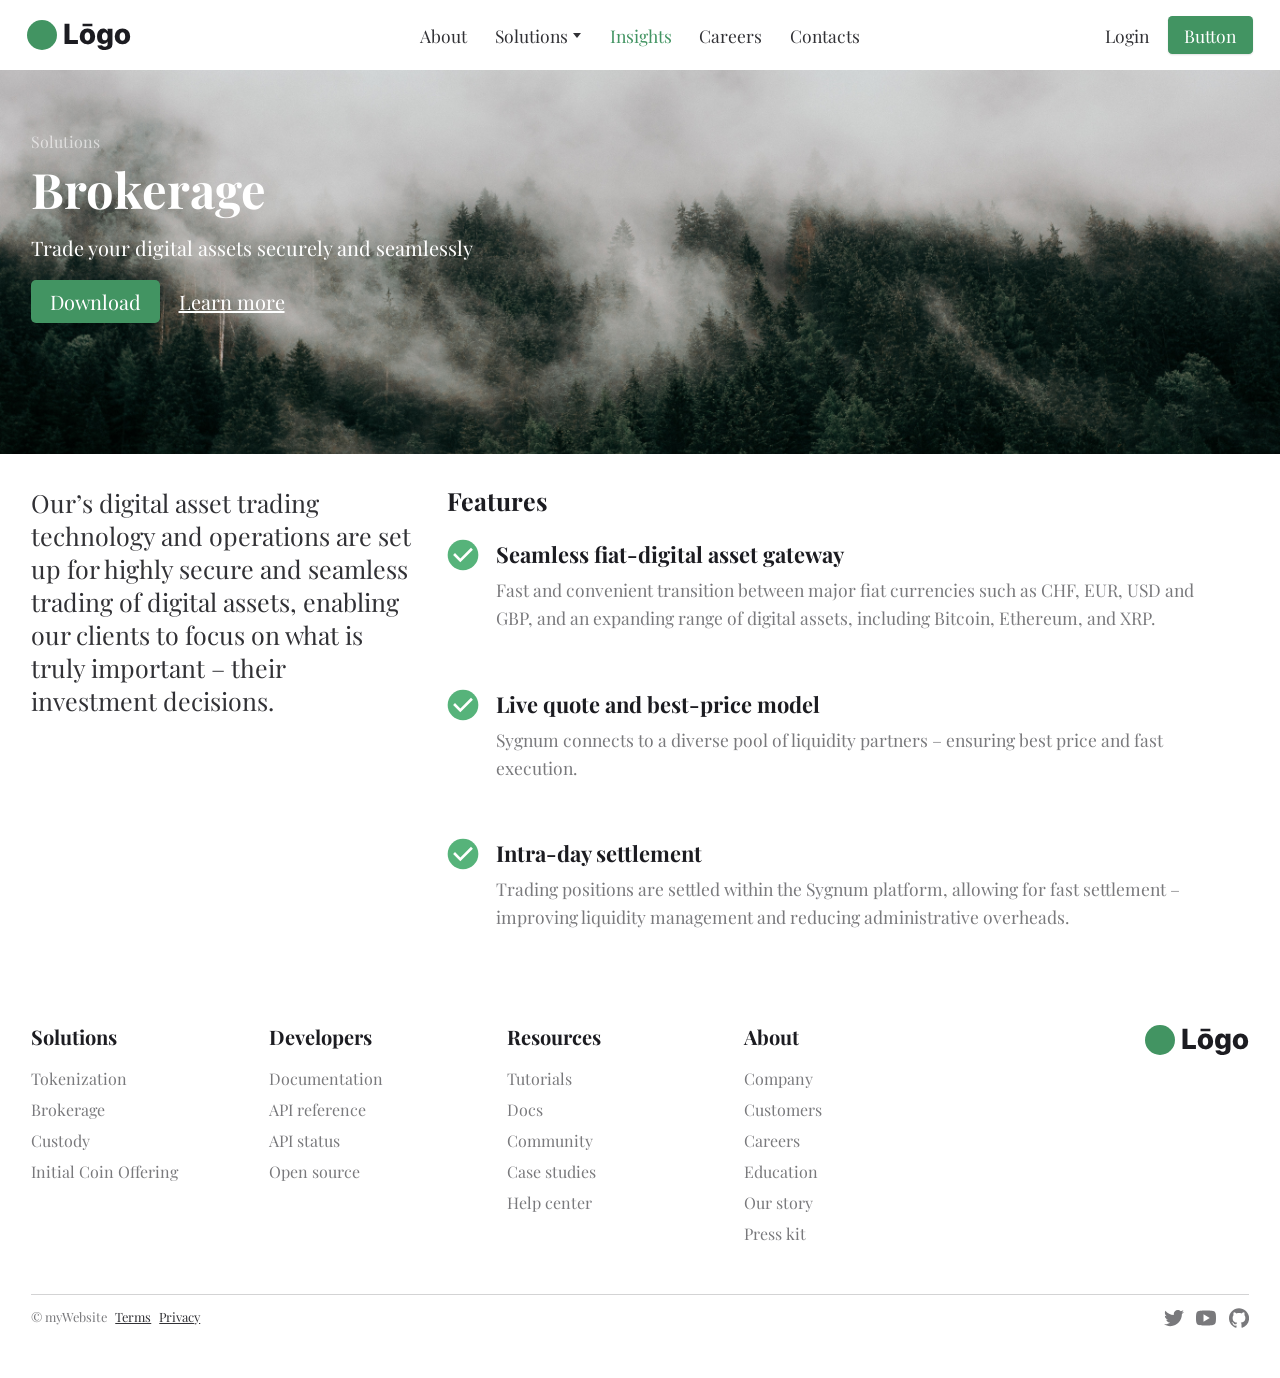
<file: main/brokerage.html>
<!doctype html>
<html lang="en">
<head>
  <meta charset="UTF-8">
  <meta name="viewport" content="width=device-width, initial-scale=1">
  <meta name="robots" content="noindex, nofollow" />
  <script>document.getElementsByTagName("html")[0].className += " js";</script>
  <link id="codyframe" rel="stylesheet" href="assets/css/style.css">
  <!-- Uncomment the script below if you need to support browsers where CSS Variables have not been implemented (e.g., IE11) -->
  <!-- <script>
    if(!('CSS' in window) || !CSS.supports('color', 'var(--color-var)')) {var cfStyle = document.getElementById('codyframe');if(cfStyle) {var href = cfStyle.getAttribute('href');href = href.replace('style.css', 'style-fallback.css');cfStyle.setAttribute('href', href);}}
  </script> -->
  <title>Tokenization | Crypto Website</title>
</head>
<body>

  <!-- Header -->
  <header class="f-header js-f-header position-fixed bg-white">
    <div class="f-header__mobile-content container max-width-lg">
      <a href="index.html" class="f-header__logo">
        <svg width="104" height="30" viewBox="0 0 104 30">
          <title>Go to homepage</title>
          <path d="M37.54 24.08V3.72h4.92v16.37h8.47v4zM60.47 24.37a7.82 7.82 0 01-5.73-2.25 8.36 8.36 0 01-2-5.62 8.32 8.32 0 012.08-5.71 8 8 0 015.64-2.18 8.07 8.07 0 015.68 2.2 8.49 8.49 0 012 5.69 8.63 8.63 0 01-1.78 5.38 7.6 7.6 0 01-5.89 2.49zm0-3.67c2.42 0 2.73-3 2.73-4.23s-.31-4.26-2.73-4.26-2.79 3-2.79 4.26.32 4.23 2.82 4.23zM95.49 24.37a7.82 7.82 0 01-5.73-2.25 8.36 8.36 0 01-2-5.62 8.32 8.32 0 012.08-5.71 8.4 8.4 0 0111.31 0 8.43 8.43 0 012 5.69 8.6 8.6 0 01-1.77 5.38 7.6 7.6 0 01-5.89 2.51zm0-3.67c2.42 0 2.73-3 2.73-4.23s-.31-4.26-2.73-4.26-2.8 3-2.8 4.26.31 4.23 2.83 4.23zM77.66 30c-5.74 0-7-3.25-7.23-4.52l4.6-.26c.41.91 1.17 1.41 2.76 1.41a2.45 2.45 0 002.82-2.53v-2.68a7 7 0 01-1.7 1.75 6.12 6.12 0 01-5.85-.08c-2.41-1.37-3-4.25-3-6.66 0-.89.12-3.67 1.45-5.42a5.67 5.67 0 014.64-2.4c1.2 0 3 .25 4.46 2.82V8.81h4.85v15.33a5.2 5.2 0 01-2.12 4.32A9.92 9.92 0 0177.66 30zm.15-9.66c2.53 0 2.81-2.69 2.81-3.91s-.31-4-2.81-4-2.81 2.8-2.81 4 .27 3.91 2.81 3.91zM55.56 3.72h9.81v2.41h-9.81z" fill="var(--color-contrast-higher)" />
          <circle cx="15" cy="15" r="15" fill="var(--color-primary)" />
        </svg>
      </a>

      <button class="reset anim-menu-btn js-anim-menu-btn f-header__nav-control js-tab-focus" aria-label="Toggle menu">
        <i class="anim-menu-btn__icon anim-menu-btn__icon--close" aria-hidden="true"></i>
      </button>
    </div>

    <div class="f-header__nav" role="navigation">
      <div class="f-header__nav-grid justify-between@md container max-width-lg">
        <div class="f-header__nav-logo-wrapper flex-grow flex-basis-0">
          <a href="index.html" class="f-header__logo">
            <svg width="104" height="30" viewBox="0 0 104 30">
              <title>Go to homepage</title>
              <path d="M37.54 24.08V3.72h4.92v16.37h8.47v4zM60.47 24.37a7.82 7.82 0 01-5.73-2.25 8.36 8.36 0 01-2-5.62 8.32 8.32 0 012.08-5.71 8 8 0 015.64-2.18 8.07 8.07 0 015.68 2.2 8.49 8.49 0 012 5.69 8.63 8.63 0 01-1.78 5.38 7.6 7.6 0 01-5.89 2.49zm0-3.67c2.42 0 2.73-3 2.73-4.23s-.31-4.26-2.73-4.26-2.79 3-2.79 4.26.32 4.23 2.82 4.23zM95.49 24.37a7.82 7.82 0 01-5.73-2.25 8.36 8.36 0 01-2-5.62 8.32 8.32 0 012.08-5.71 8.4 8.4 0 0111.31 0 8.43 8.43 0 012 5.69 8.6 8.6 0 01-1.77 5.38 7.6 7.6 0 01-5.89 2.51zm0-3.67c2.42 0 2.73-3 2.73-4.23s-.31-4.26-2.73-4.26-2.8 3-2.8 4.26.31 4.23 2.83 4.23zM77.66 30c-5.74 0-7-3.25-7.23-4.52l4.6-.26c.41.91 1.17 1.41 2.76 1.41a2.45 2.45 0 002.82-2.53v-2.68a7 7 0 01-1.7 1.75 6.12 6.12 0 01-5.85-.08c-2.41-1.37-3-4.25-3-6.66 0-.89.12-3.67 1.45-5.42a5.67 5.67 0 014.64-2.4c1.2 0 3 .25 4.46 2.82V8.81h4.85v15.33a5.2 5.2 0 01-2.12 4.32A9.92 9.92 0 0177.66 30zm.15-9.66c2.53 0 2.81-2.69 2.81-3.91s-.31-4-2.81-4-2.81 2.8-2.81 4 .27 3.91 2.81 3.91zM55.56 3.72h9.81v2.41h-9.81z" fill="var(--color-contrast-higher)" />
              <circle cx="15" cy="15" r="15" fill="var(--color-primary)" />
            </svg>
          </a>
        </div>

        <ul class="f-header__list flex-grow flex-basis-0 justify-center@md">
          <li class="f-header__item"><a href="#0" class="f-header__link">About</a></li>
          <li class="f-header__item"><a href="#0" class="f-header__link">
              <span>Solutions</span>
              <svg class="f-header__dropdown-icon icon" aria-hidden="true" viewBox="0 0 12 12">
                <path d="M6,9l4-5H2Z" /></svg>
            </a>

            <ul class="f-header__dropdown">
              <li><a href="tokenization.html" class="f-header__dropdown-link">Tokenization</a></li>
              <li><a href="brokerage.html" class="f-header__dropdown-link">Brokerage</a></li>
              <li><a href="custody.html" class="f-header__dropdown-link">Custody</a></li>
              <li><a href="ico.html" class="f-header__dropdown-link">Initial Coin Offering</a></li>
            </ul>
          </li>
          <li class="f-header__item"><a href="insights.html" class="f-header__link" aria-current="page">Insights</a></li>
          <li class="f-header__item"><a href="#0" class="f-header__link">Careers</a></li>
          <li class="f-header__item"><a href="contacts.html" class="f-header__link">Contacts</a></li>
        </ul>

        <ul class="f-header__list flex-grow flex-basis-0 justify-end@md">
          <li class="f-header__item"><a href="#0" class="f-header__link">Login</a></li>
          <li class="f-header__item"><a href="#0" class="f-header__btn btn btn--primary">Button</a></li>
        </ul>
      </div>
    </div>
  </header>

  <!-- Content -->
  <section class="hero padding-y-xxl" style="background-image: url('assets/images/brokerage.jpg'); background-position: center;">
    <div class="container max-width-adaptive-lg " style="color:white">
    <div class="max-width-xs">
      <div class="text-sm opacity-60% margin-bottom-xxs ">Solutions</div>

      <div class="text-component margin-bottom-sm">
        <h1 class="" style="color:white" >Brokerage</h1>
        <p>Trade your digital assets securely and seamlessly</p>
      </div>

      <div class="flex flex-wrap items-center gap-sm">
        <a href="#0" class="btn btn--primary">Download</a>
        <a href="#0" class="color-inherit">Learn more</a>
      </div>
    </div>
    </div>
  </section>

  <!-- List -->

<section class="changelog container max-width-adaptive-lg margin-top-md">
<h1 class="sr-only">Updates</h1>

  <article>
  <div class="grid gap-md items-start">
    <!-- metadata -->
    <div class="changelog__metadata col-4@md">
      <p class="text-xl text-md@md">Our’s digital asset trading technology and operations are set up
        for highly secure and seamless trading of digital assets, enabling
        our clients to focus on what is truly important – their investment
        decisions.</p>
    </div>

    <!-- content -->

    <div class="col-8@md">
      <div class="grid gap-lg">
        <!-- new features -->
        <div>
          <h3 class="text-md margin-bottom-sm">Features</h3>

          <ul class="grid gap-xs">
            <li>
              <div class="changelog__update">
                <svg class="icon icon--md color-primary-light" viewBox="0 0 48 48"><path d="M24,47A23,23,0,1,1,47,24,23.026,23.026,0,0,1,24,47Z" fill="#color-primary"/><polyline points="12 24 20 32 36 16" fill="none" stroke="#fff" stroke-linecap="square" stroke-miterlimit="10" stroke-width="4"/></svg>
                <ol class="text-points text-points--icon grid gap-lg container max-width-adaptive-lg margin-0">
                  <li class="text-points__item margin-left-sm">
                    <div class="text-component">
                      <h4 class="">Seamless fiat-digital asset gateway</h4>
                      <p>Fast and convenient transition between major fiat currencies such as CHF, EUR,
                      USD and GBP, and an expanding range of digital assets, including Bitcoin,
                      Ethereum, and XRP.</p>
                    </div>
                  </li>
                </ol>
              </div>
            </li>

            <li>
              <div class="changelog__update">
                <svg class="icon icon--md color-primary-light" viewBox="0 0 48 48"><path d="M24,47A23,23,0,1,1,47,24,23.026,23.026,0,0,1,24,47Z" fill="#color-primary"/><polyline points="12 24 20 32 36 16" fill="none" stroke="#fff" stroke-linecap="square" stroke-miterlimit="10" stroke-width="4"/></svg>
                <ol class="text-points text-points--icon grid gap-lg container max-width-adaptive-lg margin-0">
                  <li class="text-points__item margin-left-sm">
                    <div class="text-component">
                      <h4 class="">Live quote and best-price model</h4>
                      <p>Sygnum connects to a diverse pool of liquidity partners – ensuring best price
                      and fast execution.</p>
                    </div>
                  </li>
                </ol>
              </div>
            </li>

            <li>
              <div class="changelog__update">
                <svg class="icon icon--md color-primary-light" viewBox="0 0 48 48"><path d="M24,47A23,23,0,1,1,47,24,23.026,23.026,0,0,1,24,47Z" fill="#color-primary"/><polyline points="12 24 20 32 36 16" fill="none" stroke="#fff" stroke-linecap="square" stroke-miterlimit="10" stroke-width="4"/></svg>
                <ol class="text-points text-points--icon grid gap-lg container max-width-adaptive-lg margin-0">
                  <li class="text-points__item margin-left-sm">
                    <div class="text-component">
                      <h4 class="">Intra-day settlement</h4>
                      <p>Trading positions are settled within the Sygnum platform, allowing for fast
                      settlement – improving liquidity management and reducing administrative
                      overheads.</p>
                    </div>
                  </li>
                </ol>
              </div>
            </li>

          </ul>
        </div>
      </div>
    </div>
  </div>
  </article>
</section>
  <!-- Footer -->

  <footer class="main-footer padding-y-lg">
    <div class="container max-width-lg">
      <div class="grid gap-lg">
        <div class="col-3@lg order-2@lg flex@lg justify-end@lg">
          <a href="#0" class="main-footer__logo">
            <svg width="104" height="30" viewBox="0 0 104 30"><title>Go to homepage</title><path d="M37.54 24.08V3.72h4.92v16.37h8.47v4zM60.47 24.37a7.82 7.82 0 01-5.73-2.25 8.36 8.36 0 01-2-5.62 8.32 8.32 0 012.08-5.71 8 8 0 015.64-2.18 8.07 8.07 0 015.68 2.2 8.49 8.49 0 012 5.69 8.63 8.63 0 01-1.78 5.38 7.6 7.6 0 01-5.89 2.49zm0-3.67c2.42 0 2.73-3 2.73-4.23s-.31-4.26-2.73-4.26-2.79 3-2.79 4.26.32 4.23 2.82 4.23zM95.49 24.37a7.82 7.82 0 01-5.73-2.25 8.36 8.36 0 01-2-5.62 8.32 8.32 0 012.08-5.71 8.4 8.4 0 0111.31 0 8.43 8.43 0 012 5.69 8.6 8.6 0 01-1.77 5.38 7.6 7.6 0 01-5.89 2.51zm0-3.67c2.42 0 2.73-3 2.73-4.23s-.31-4.26-2.73-4.26-2.8 3-2.8 4.26.31 4.23 2.83 4.23zM77.66 30c-5.74 0-7-3.25-7.23-4.52l4.6-.26c.41.91 1.17 1.41 2.76 1.41a2.45 2.45 0 002.82-2.53v-2.68a7 7 0 01-1.7 1.75 6.12 6.12 0 01-5.85-.08c-2.41-1.37-3-4.25-3-6.66 0-.89.12-3.67 1.45-5.42a5.67 5.67 0 014.64-2.4c1.2 0 3 .25 4.46 2.82V8.81h4.85v15.33a5.2 5.2 0 01-2.12 4.32A9.92 9.92 0 0177.66 30zm.15-9.66c2.53 0 2.81-2.69 2.81-3.91s-.31-4-2.81-4-2.81 2.8-2.81 4 .27 3.91 2.81 3.91zM55.56 3.72h9.81v2.41h-9.81z" fill="var(--color-contrast-higher)"/><circle cx="15" cy="15" r="15" fill="var(--color-primary)"/></svg>
          </a>
        </div>

        <nav class="col-9@lg order-1@lg">
          <ul class="grid gap-lg">
            <li class="col-6@xs col-3@md">
              <h4 class="margin-bottom-sm text-base@md">Solutions</h4>
              <ul class="grid gap-xs text-sm@md">
                <li><a href="#0" class="main-footer__link">Tokenization</a></li>
                <li><a href="#0" class="main-footer__link">Brokerage</a></li>
                <li><a href="#0" class="main-footer__link">Custody</a></li>
                <li><a href="#0" class="main-footer__link">Initial Coin Offering</a></li>
              </ul>
            </li>

            <li class="col-6@xs col-3@md">
              <h4 class="margin-bottom-sm text-base@md">Developers</h4>
              <ul class="grid gap-xs text-sm@md">
                <li><a href="#0" class="main-footer__link">Documentation</a></li>
                <li><a href="#0" class="main-footer__link">API reference</a></li>
                <li><a href="#0" class="main-footer__link">API status</a></li>
                <li><a href="#0" class="main-footer__link">Open source</a></li>
              </ul>
            </li>

            <li class="col-6@xs col-3@md">
              <h4 class="margin-bottom-sm text-base@md">Resources</h4>
              <ul class="grid gap-xs text-sm@md">
                <li><a href="#0" class="main-footer__link">Tutorials</a></li>
                <li><a href="#0" class="main-footer__link">Docs</a></li>
                <li><a href="#0" class="main-footer__link">Community</a></li>
                <li><a href="#0" class="main-footer__link">Case studies</a></li>
                <li><a href="#0" class="main-footer__link">Help center</a></li>
              </ul>
            </li>

            <li class="col-6@xs col-3@md">
              <h4 class="margin-bottom-sm text-base@md">About</h4>
              <ul class="grid gap-xs text-sm@md">
                <li><a href="#0" class="main-footer__link">Company</a></li>
                <li><a href="#0" class="main-footer__link">Customers</a></li>
                <li><a href="#0" class="main-footer__link">Careers</a></li>
                <li><a href="#0" class="main-footer__link">Education</a></li>
                <li><a href="#0" class="main-footer__link">Our story</a></li>
                <li><a href="#0" class="main-footer__link">Press kit</a></li>
              </ul>
            </li>
          </ul>
        </nav>
      </div>

      <div class="main-footer__colophon border-top padding-top-xs margin-top-lg">
        <div class="text-sm text-xs@md color-contrast-medium flex flex-wrap gap-xs">
          <span>&copy; myWebsite</span>
          <a href="#0" class="color-contrast-high">Terms</a>
          <a href="#0" class="color-contrast-high">Privacy</a>
        </div>

        <div class="flex items-center gap-xs">
          <a href="#0" class="main-footer__social">
            <svg class="icon block" viewBox="0 0 16 16"><title>Follow us on Twitter</title><g><path d="M16,3c-0.6,0.3-1.2,0.4-1.9,0.5c0.7-0.4,1.2-1,1.4-1.8c-0.6,0.4-1.3,0.6-2.1,0.8c-0.6-0.6-1.5-1-2.4-1 C9.3,1.5,7.8,3,7.8,4.8c0,0.3,0,0.5,0.1,0.7C5.2,5.4,2.7,4.1,1.1,2.1c-0.3,0.5-0.4,1-0.4,1.7c0,1.1,0.6,2.1,1.5,2.7 c-0.5,0-1-0.2-1.5-0.4c0,0,0,0,0,0c0,1.6,1.1,2.9,2.6,3.2C3,9.4,2.7,9.4,2.4,9.4c-0.2,0-0.4,0-0.6-0.1c0.4,1.3,1.6,2.3,3.1,2.3 c-1.1,0.9-2.5,1.4-4.1,1.4c-0.3,0-0.5,0-0.8,0c1.5,0.9,3.2,1.5,5,1.5c6,0,9.3-5,9.3-9.3c0-0.1,0-0.3,0-0.4C15,4.3,15.6,3.7,16,3z"></path></g></svg>
          </a>

          <a href="#0" class="main-footer__social">
            <svg class="icon block" viewBox="0 0 16 16"><title>Follow us on Youtube</title><g><path d="M15.8,4.8c-0.2-1.3-0.8-2.2-2.2-2.4C11.4,2,8,2,8,2S4.6,2,2.4,2.4C1,2.6,0.3,3.5,0.2,4.8C0,6.1,0,8,0,8 s0,1.9,0.2,3.2c0.2,1.3,0.8,2.2,2.2,2.4C4.6,14,8,14,8,14s3.4,0,5.6-0.4c1.4-0.3,2-1.1,2.2-2.4C16,9.9,16,8,16,8S16,6.1,15.8,4.8z M6,11V5l5,3L6,11z"></path></g></svg>
          </a>

          <a href="#0" class="main-footer__social">
            <svg class="icon block" viewBox="0 0 16 16"><title>Follow us on Github</title><g><path  d="M8,0.2c-4.4,0-8,3.6-8,8c0,3.5,2.3,6.5,5.5,7.6 C5.9,15.9,6,15.6,6,15.4c0-0.2,0-0.7,0-1.4C3.8,14.5,3.3,13,3.3,13c-0.4-0.9-0.9-1.2-0.9-1.2c-0.7-0.5,0.1-0.5,0.1-0.5 c0.8,0.1,1.2,0.8,1.2,0.8C4.4,13.4,5.6,13,6,12.8c0.1-0.5,0.3-0.9,0.5-1.1c-1.8-0.2-3.6-0.9-3.6-4c0-0.9,0.3-1.6,0.8-2.1 c-0.1-0.2-0.4-1,0.1-2.1c0,0,0.7-0.2,2.2,0.8c0.6-0.2,1.3-0.3,2-0.3c0.7,0,1.4,0.1,2,0.3c1.5-1,2.2-0.8,2.2-0.8 c0.4,1.1,0.2,1.9,0.1,2.1c0.5,0.6,0.8,1.3,0.8,2.1c0,3.1-1.9,3.7-3.7,3.9C9.7,12,10,12.5,10,13.2c0,1.1,0,1.9,0,2.2 c0,0.2,0.1,0.5,0.6,0.4c3.2-1.1,5.5-4.1,5.5-7.6C16,3.8,12.4,0.2,8,0.2z"></path></g></svg>
          </a>
        </div>
      </div>
    </div>
  </footer>

<script src="assets/js/scripts.js"></script>
</body>
</html>
</file>
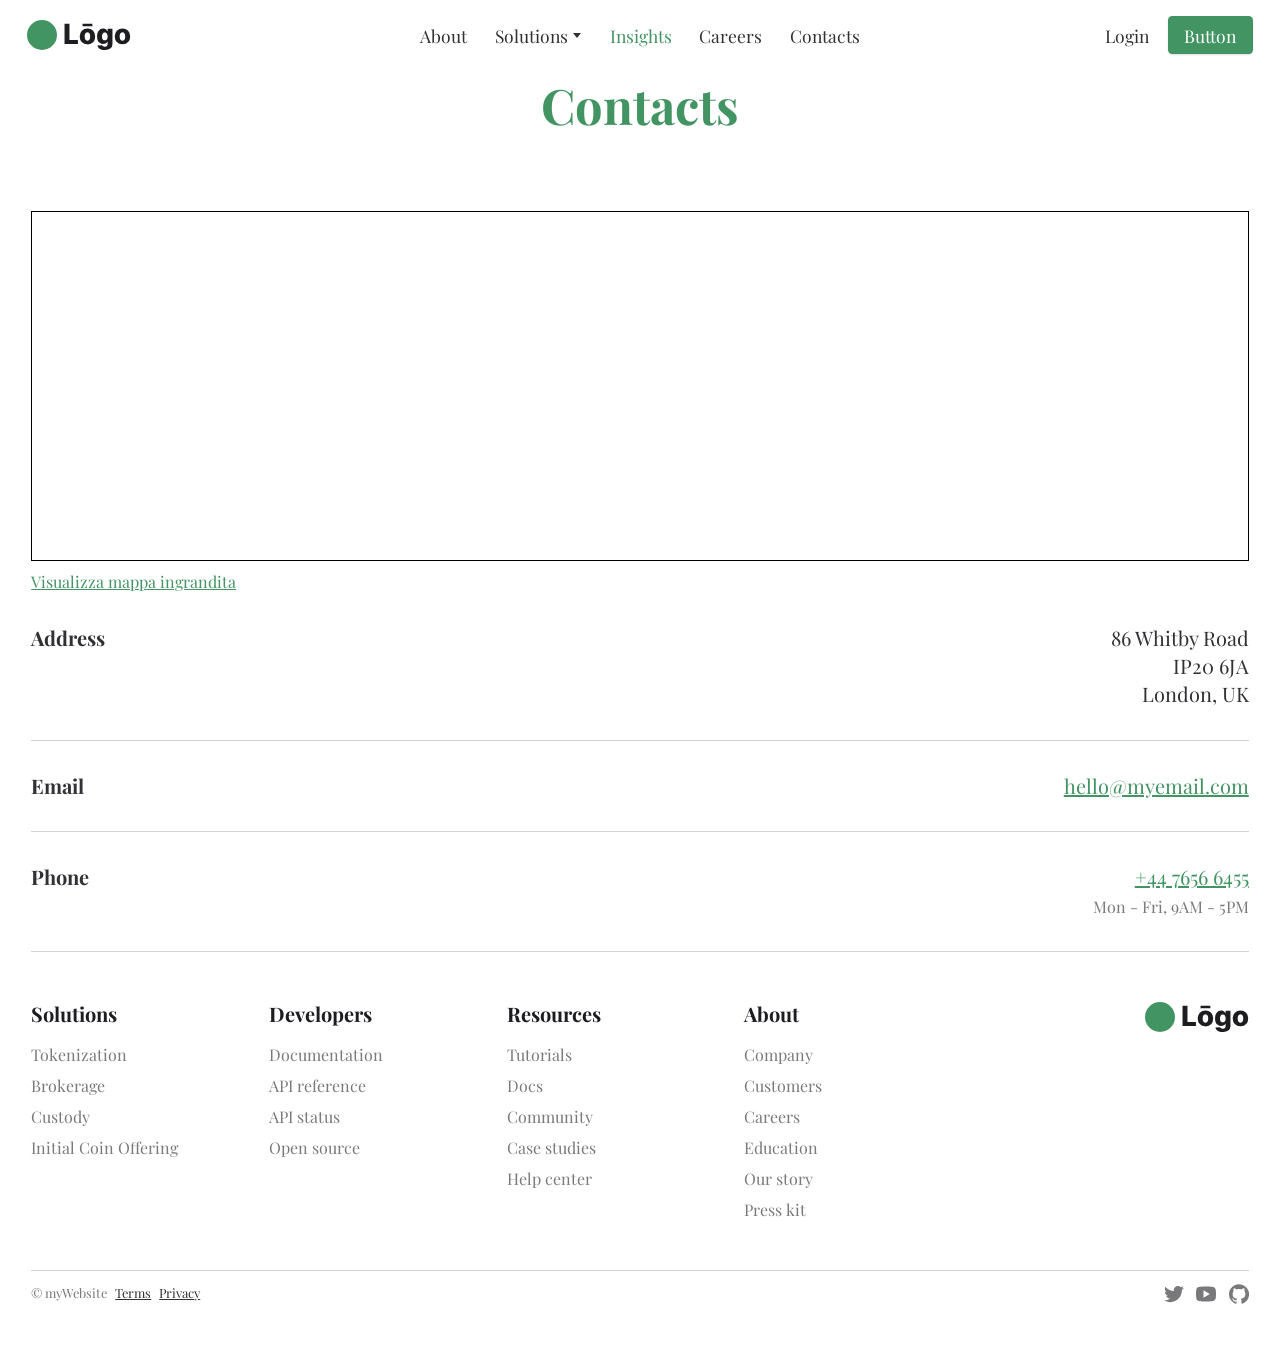
<file: main/contacts.html>
<!doctype html>
<html lang="en">
<head>
  <meta charset="UTF-8">
  <meta name="viewport" content="width=device-width, initial-scale=1">
  <meta name="robots" content="noindex, nofollow" />
  <script>document.getElementsByTagName("html")[0].className += " js";</script>
  <link id="codyframe" rel="stylesheet" href="assets/css/style.css">
  <!-- Uncomment the script below if you need to support browsers where CSS Variables have not been implemented (e.g., IE11) -->
  <!-- <script>
    if(!('CSS' in window) || !CSS.supports('color', 'var(--color-var)')) {var cfStyle = document.getElementById('codyframe');if(cfStyle) {var href = cfStyle.getAttribute('href');href = href.replace('style.css', 'style-fallback.css');cfStyle.setAttribute('href', href);}}
  </script> -->
  <title>Contacts | Crypto Website</title>
</head>
<body>

  <!-- Header -->
  <header class="f-header js-f-header position-fixed bg-white">
    <div class="f-header__mobile-content container max-width-lg">
      <a href="index.html" class="f-header__logo">
        <svg width="104" height="30" viewBox="0 0 104 30">
          <title>Go to homepage</title>
          <path d="M37.54 24.08V3.72h4.92v16.37h8.47v4zM60.47 24.37a7.82 7.82 0 01-5.73-2.25 8.36 8.36 0 01-2-5.62 8.32 8.32 0 012.08-5.71 8 8 0 015.64-2.18 8.07 8.07 0 015.68 2.2 8.49 8.49 0 012 5.69 8.63 8.63 0 01-1.78 5.38 7.6 7.6 0 01-5.89 2.49zm0-3.67c2.42 0 2.73-3 2.73-4.23s-.31-4.26-2.73-4.26-2.79 3-2.79 4.26.32 4.23 2.82 4.23zM95.49 24.37a7.82 7.82 0 01-5.73-2.25 8.36 8.36 0 01-2-5.62 8.32 8.32 0 012.08-5.71 8.4 8.4 0 0111.31 0 8.43 8.43 0 012 5.69 8.6 8.6 0 01-1.77 5.38 7.6 7.6 0 01-5.89 2.51zm0-3.67c2.42 0 2.73-3 2.73-4.23s-.31-4.26-2.73-4.26-2.8 3-2.8 4.26.31 4.23 2.83 4.23zM77.66 30c-5.74 0-7-3.25-7.23-4.52l4.6-.26c.41.91 1.17 1.41 2.76 1.41a2.45 2.45 0 002.82-2.53v-2.68a7 7 0 01-1.7 1.75 6.12 6.12 0 01-5.85-.08c-2.41-1.37-3-4.25-3-6.66 0-.89.12-3.67 1.45-5.42a5.67 5.67 0 014.64-2.4c1.2 0 3 .25 4.46 2.82V8.81h4.85v15.33a5.2 5.2 0 01-2.12 4.32A9.92 9.92 0 0177.66 30zm.15-9.66c2.53 0 2.81-2.69 2.81-3.91s-.31-4-2.81-4-2.81 2.8-2.81 4 .27 3.91 2.81 3.91zM55.56 3.72h9.81v2.41h-9.81z" fill="var(--color-contrast-higher)" />
          <circle cx="15" cy="15" r="15" fill="var(--color-primary)" />
        </svg>
      </a>

      <button class="reset anim-menu-btn js-anim-menu-btn f-header__nav-control js-tab-focus" aria-label="Toggle menu">
        <i class="anim-menu-btn__icon anim-menu-btn__icon--close" aria-hidden="true"></i>
      </button>
    </div>

    <div class="f-header__nav" role="navigation">
      <div class="f-header__nav-grid justify-between@md container max-width-lg">
        <div class="f-header__nav-logo-wrapper flex-grow flex-basis-0">
          <a href="index.html" class="f-header__logo">
            <svg width="104" height="30" viewBox="0 0 104 30">
              <title>Go to homepage</title>
              <path d="M37.54 24.08V3.72h4.92v16.37h8.47v4zM60.47 24.37a7.82 7.82 0 01-5.73-2.25 8.36 8.36 0 01-2-5.62 8.32 8.32 0 012.08-5.71 8 8 0 015.64-2.18 8.07 8.07 0 015.68 2.2 8.49 8.49 0 012 5.69 8.63 8.63 0 01-1.78 5.38 7.6 7.6 0 01-5.89 2.49zm0-3.67c2.42 0 2.73-3 2.73-4.23s-.31-4.26-2.73-4.26-2.79 3-2.79 4.26.32 4.23 2.82 4.23zM95.49 24.37a7.82 7.82 0 01-5.73-2.25 8.36 8.36 0 01-2-5.62 8.32 8.32 0 012.08-5.71 8.4 8.4 0 0111.31 0 8.43 8.43 0 012 5.69 8.6 8.6 0 01-1.77 5.38 7.6 7.6 0 01-5.89 2.51zm0-3.67c2.42 0 2.73-3 2.73-4.23s-.31-4.26-2.73-4.26-2.8 3-2.8 4.26.31 4.23 2.83 4.23zM77.66 30c-5.74 0-7-3.25-7.23-4.52l4.6-.26c.41.91 1.17 1.41 2.76 1.41a2.45 2.45 0 002.82-2.53v-2.68a7 7 0 01-1.7 1.75 6.12 6.12 0 01-5.85-.08c-2.41-1.37-3-4.25-3-6.66 0-.89.12-3.67 1.45-5.42a5.67 5.67 0 014.64-2.4c1.2 0 3 .25 4.46 2.82V8.81h4.85v15.33a5.2 5.2 0 01-2.12 4.32A9.92 9.92 0 0177.66 30zm.15-9.66c2.53 0 2.81-2.69 2.81-3.91s-.31-4-2.81-4-2.81 2.8-2.81 4 .27 3.91 2.81 3.91zM55.56 3.72h9.81v2.41h-9.81z" fill="var(--color-contrast-higher)" />
              <circle cx="15" cy="15" r="15" fill="var(--color-primary)" />
            </svg>
          </a>
        </div>

        <ul class="f-header__list flex-grow flex-basis-0 justify-center@md">
          <li class="f-header__item"><a href="#0" class="f-header__link">About</a></li>
          <li class="f-header__item"><a href="#0" class="f-header__link">
              <span>Solutions</span>
              <svg class="f-header__dropdown-icon icon" aria-hidden="true" viewBox="0 0 12 12">
                <path d="M6,9l4-5H2Z" /></svg>
            </a>

            <ul class="f-header__dropdown">
              <li><a href="tokenization.html" class="f-header__dropdown-link">Tokenization</a></li>
              <li><a href="brokerage.html" class="f-header__dropdown-link">Brokerage</a></li>
              <li><a href="custody.html" class="f-header__dropdown-link">Custody</a></li>
              <li><a href="ico.html" class="f-header__dropdown-link">Initial Coin Offering</a></li>
            </ul>
          </li>
          <li class="f-header__item"><a href="insights.html" class="f-header__link" aria-current="page">Insights</a></li>
          <li class="f-header__item"><a href="#0" class="f-header__link">Careers</a></li>
          <li class="f-header__item"><a href="contacts.html" class="f-header__link">Contacts</a></li>
        </ul>

        <ul class="f-header__list flex-grow flex-basis-0 justify-end@md">
          <li class="f-header__item"><a href="#0" class="f-header__link">Login</a></li>
          <li class="f-header__item"><a href="#0" class="f-header__btn btn btn--primary">Button</a></li>
        </ul>
      </div>
    </div>
  </header>

  <!-- Content -->
  <h1 class="text-center color-primary padding-md">Contacts</h1>

  <!-- Google Maps Integration

  <div role="application" class="google-maps js-google-maps" data-coordinates="51.5658015,-0.40339"> -Google Map </div>

  ⚠️ Make sure to include the Google Maps script right before your page body closing tag
  <script async defer src="https://maps.googleapis.com/maps/api/js?key=YOUR_API_KEY&callback=initGoogleMap"></script>
  Replace 'YOUR_API_KEY' with your google maps API key
-->
<div class="container max-width-adaptive-lg">
  <iframe width="100%" height="350" frameborder="0" scrolling="no" marginheight="0" marginwidth="0" src="https://www.openstreetmap.org/export/embed.html?bbox=8.484449386596681%2C47.348593369026695%2C8.597745895385744%2C47.399859741026575&amp;layer=mapnik&amp;marker=47.37423278500496%2C8.541097640991211" style="border: 1px solid black"></iframe>
  <br/>
  <small>
    <a href="https://www.openstreetmap.org/?mlat=47.3742&amp;mlon=8.5411#map=14/47.3742/8.5411">Visualizza mappa ingrandita</a>
  </small>
</div>

<!-- Details -->
  <dl class="details-list container max-width-adaptive-lg">
  <div class="details-list__item">
    <dt class="details-list__dt">Address</dt>
    <dd class="details-list__dd">
      86  Whitby Road <br>IP20 6JA <br>London, UK
    </dd>

  </div>

  <div class="details-list__item">
    <dt class="details-list__dt">Email</dt>
    <dd class="details-list__dd">
      <a href='mailto:webmaster@example.com'>hello@myemail.com</a>
    </dd>

  </div>

  <div class="details-list__item">
    <dt class="details-list__dt">Phone</dt>
    <dd class="details-list__dd">
      <a href='tel:+44 7656 6455'>+44 7656 6455</a> <br><small class='color-contrast-medium'>Mon - Fri, 9AM - 5PM</small>
    </dd>

  </div>
</dl>

  <!-- Footer -->

  <footer class="main-footer padding-y-lg">
    <div class="container max-width-lg">
      <div class="grid gap-lg">
        <div class="col-3@lg order-2@lg flex@lg justify-end@lg">
          <a href="#0" class="main-footer__logo">
            <svg width="104" height="30" viewBox="0 0 104 30"><title>Go to homepage</title><path d="M37.54 24.08V3.72h4.92v16.37h8.47v4zM60.47 24.37a7.82 7.82 0 01-5.73-2.25 8.36 8.36 0 01-2-5.62 8.32 8.32 0 012.08-5.71 8 8 0 015.64-2.18 8.07 8.07 0 015.68 2.2 8.49 8.49 0 012 5.69 8.63 8.63 0 01-1.78 5.38 7.6 7.6 0 01-5.89 2.49zm0-3.67c2.42 0 2.73-3 2.73-4.23s-.31-4.26-2.73-4.26-2.79 3-2.79 4.26.32 4.23 2.82 4.23zM95.49 24.37a7.82 7.82 0 01-5.73-2.25 8.36 8.36 0 01-2-5.62 8.32 8.32 0 012.08-5.71 8.4 8.4 0 0111.31 0 8.43 8.43 0 012 5.69 8.6 8.6 0 01-1.77 5.38 7.6 7.6 0 01-5.89 2.51zm0-3.67c2.42 0 2.73-3 2.73-4.23s-.31-4.26-2.73-4.26-2.8 3-2.8 4.26.31 4.23 2.83 4.23zM77.66 30c-5.74 0-7-3.25-7.23-4.52l4.6-.26c.41.91 1.17 1.41 2.76 1.41a2.45 2.45 0 002.82-2.53v-2.68a7 7 0 01-1.7 1.75 6.12 6.12 0 01-5.85-.08c-2.41-1.37-3-4.25-3-6.66 0-.89.12-3.67 1.45-5.42a5.67 5.67 0 014.64-2.4c1.2 0 3 .25 4.46 2.82V8.81h4.85v15.33a5.2 5.2 0 01-2.12 4.32A9.92 9.92 0 0177.66 30zm.15-9.66c2.53 0 2.81-2.69 2.81-3.91s-.31-4-2.81-4-2.81 2.8-2.81 4 .27 3.91 2.81 3.91zM55.56 3.72h9.81v2.41h-9.81z" fill="var(--color-contrast-higher)"/><circle cx="15" cy="15" r="15" fill="var(--color-primary)"/></svg>
          </a>
        </div>

        <nav class="col-9@lg order-1@lg">
          <ul class="grid gap-lg">
            <li class="col-6@xs col-3@md">
              <h4 class="margin-bottom-sm text-base@md">Solutions</h4>
              <ul class="grid gap-xs text-sm@md">
                <li><a href="#0" class="main-footer__link">Tokenization</a></li>
                <li><a href="#0" class="main-footer__link">Brokerage</a></li>
                <li><a href="#0" class="main-footer__link">Custody</a></li>
                <li><a href="#0" class="main-footer__link">Initial Coin Offering</a></li>
              </ul>
            </li>

            <li class="col-6@xs col-3@md">
              <h4 class="margin-bottom-sm text-base@md">Developers</h4>
              <ul class="grid gap-xs text-sm@md">
                <li><a href="#0" class="main-footer__link">Documentation</a></li>
                <li><a href="#0" class="main-footer__link">API reference</a></li>
                <li><a href="#0" class="main-footer__link">API status</a></li>
                <li><a href="#0" class="main-footer__link">Open source</a></li>
              </ul>
            </li>

            <li class="col-6@xs col-3@md">
              <h4 class="margin-bottom-sm text-base@md">Resources</h4>
              <ul class="grid gap-xs text-sm@md">
                <li><a href="#0" class="main-footer__link">Tutorials</a></li>
                <li><a href="#0" class="main-footer__link">Docs</a></li>
                <li><a href="#0" class="main-footer__link">Community</a></li>
                <li><a href="#0" class="main-footer__link">Case studies</a></li>
                <li><a href="#0" class="main-footer__link">Help center</a></li>
              </ul>
            </li>

            <li class="col-6@xs col-3@md">
              <h4 class="margin-bottom-sm text-base@md">About</h4>
              <ul class="grid gap-xs text-sm@md">
                <li><a href="#0" class="main-footer__link">Company</a></li>
                <li><a href="#0" class="main-footer__link">Customers</a></li>
                <li><a href="#0" class="main-footer__link">Careers</a></li>
                <li><a href="#0" class="main-footer__link">Education</a></li>
                <li><a href="#0" class="main-footer__link">Our story</a></li>
                <li><a href="#0" class="main-footer__link">Press kit</a></li>
              </ul>
            </li>
          </ul>
        </nav>
      </div>

      <div class="main-footer__colophon border-top padding-top-xs margin-top-lg">
        <div class="text-sm text-xs@md color-contrast-medium flex flex-wrap gap-xs">
          <span>&copy; myWebsite</span>
          <a href="#0" class="color-contrast-high">Terms</a>
          <a href="#0" class="color-contrast-high">Privacy</a>
        </div>

        <div class="flex items-center gap-xs">
          <a href="#0" class="main-footer__social">
            <svg class="icon block" viewBox="0 0 16 16"><title>Follow us on Twitter</title><g><path d="M16,3c-0.6,0.3-1.2,0.4-1.9,0.5c0.7-0.4,1.2-1,1.4-1.8c-0.6,0.4-1.3,0.6-2.1,0.8c-0.6-0.6-1.5-1-2.4-1 C9.3,1.5,7.8,3,7.8,4.8c0,0.3,0,0.5,0.1,0.7C5.2,5.4,2.7,4.1,1.1,2.1c-0.3,0.5-0.4,1-0.4,1.7c0,1.1,0.6,2.1,1.5,2.7 c-0.5,0-1-0.2-1.5-0.4c0,0,0,0,0,0c0,1.6,1.1,2.9,2.6,3.2C3,9.4,2.7,9.4,2.4,9.4c-0.2,0-0.4,0-0.6-0.1c0.4,1.3,1.6,2.3,3.1,2.3 c-1.1,0.9-2.5,1.4-4.1,1.4c-0.3,0-0.5,0-0.8,0c1.5,0.9,3.2,1.5,5,1.5c6,0,9.3-5,9.3-9.3c0-0.1,0-0.3,0-0.4C15,4.3,15.6,3.7,16,3z"></path></g></svg>
          </a>

          <a href="#0" class="main-footer__social">
            <svg class="icon block" viewBox="0 0 16 16"><title>Follow us on Youtube</title><g><path d="M15.8,4.8c-0.2-1.3-0.8-2.2-2.2-2.4C11.4,2,8,2,8,2S4.6,2,2.4,2.4C1,2.6,0.3,3.5,0.2,4.8C0,6.1,0,8,0,8 s0,1.9,0.2,3.2c0.2,1.3,0.8,2.2,2.2,2.4C4.6,14,8,14,8,14s3.4,0,5.6-0.4c1.4-0.3,2-1.1,2.2-2.4C16,9.9,16,8,16,8S16,6.1,15.8,4.8z M6,11V5l5,3L6,11z"></path></g></svg>
          </a>

          <a href="#0" class="main-footer__social">
            <svg class="icon block" viewBox="0 0 16 16"><title>Follow us on Github</title><g><path  d="M8,0.2c-4.4,0-8,3.6-8,8c0,3.5,2.3,6.5,5.5,7.6 C5.9,15.9,6,15.6,6,15.4c0-0.2,0-0.7,0-1.4C3.8,14.5,3.3,13,3.3,13c-0.4-0.9-0.9-1.2-0.9-1.2c-0.7-0.5,0.1-0.5,0.1-0.5 c0.8,0.1,1.2,0.8,1.2,0.8C4.4,13.4,5.6,13,6,12.8c0.1-0.5,0.3-0.9,0.5-1.1c-1.8-0.2-3.6-0.9-3.6-4c0-0.9,0.3-1.6,0.8-2.1 c-0.1-0.2-0.4-1,0.1-2.1c0,0,0.7-0.2,2.2,0.8c0.6-0.2,1.3-0.3,2-0.3c0.7,0,1.4,0.1,2,0.3c1.5-1,2.2-0.8,2.2-0.8 c0.4,1.1,0.2,1.9,0.1,2.1c0.5,0.6,0.8,1.3,0.8,2.1c0,3.1-1.9,3.7-3.7,3.9C9.7,12,10,12.5,10,13.2c0,1.1,0,1.9,0,2.2 c0,0.2,0.1,0.5,0.6,0.4c3.2-1.1,5.5-4.1,5.5-7.6C16,3.8,12.4,0.2,8,0.2z"></path></g></svg>
          </a>
        </div>
      </div>
    </div>
  </footer>

  <script src="assets/js/scripts.js"></script>
  </body>
  </html>
</file>
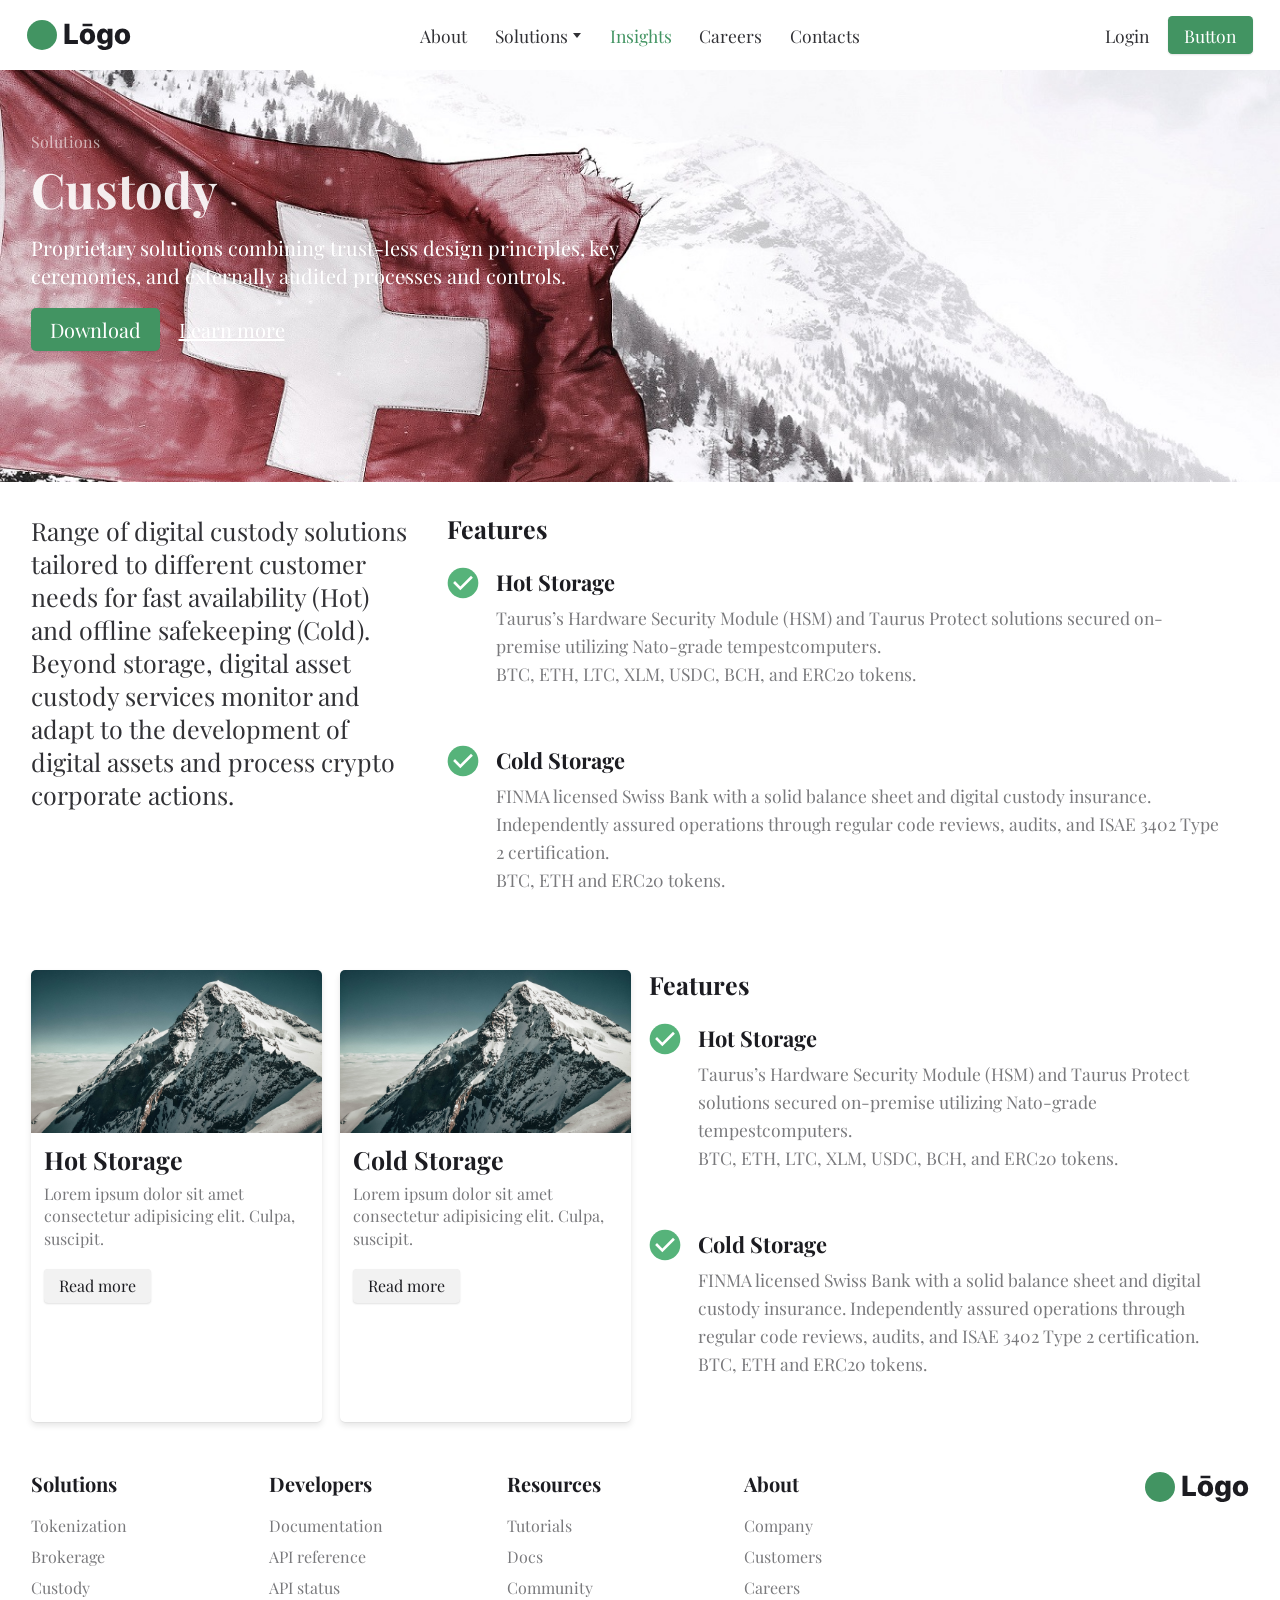
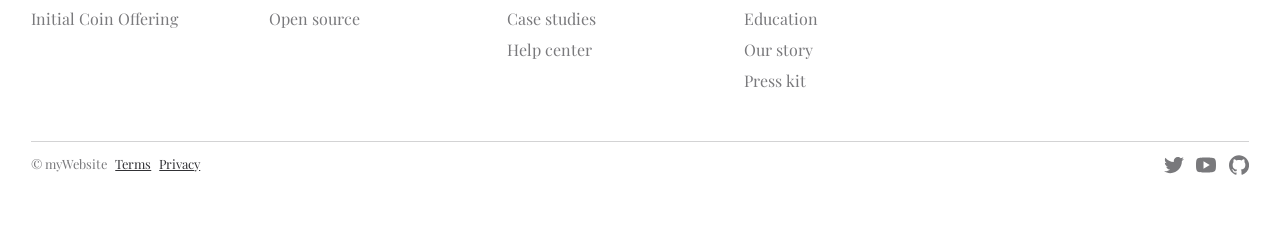
<file: main/custody.html>
<!doctype html>
<html lang="en">
<head>
  <meta charset="UTF-8">
  <meta name="viewport" content="width=device-width, initial-scale=1">
  <meta name="robots" content="noindex, nofollow" />
  <script>document.getElementsByTagName("html")[0].className += " js";</script>
  <link id="codyframe" rel="stylesheet" href="assets/css/style.css">
  <!-- Uncomment the script below if you need to support browsers where CSS Variables have not been implemented (e.g., IE11) -->
  <!-- <script>
    if(!('CSS' in window) || !CSS.supports('color', 'var(--color-var)')) {var cfStyle = document.getElementById('codyframe');if(cfStyle) {var href = cfStyle.getAttribute('href');href = href.replace('style.css', 'style-fallback.css');cfStyle.setAttribute('href', href);}}
  </script> -->
  <title>Custody | Crypto Website</title>
</head>
<body>

  <!-- Header -->
  <header class="f-header js-f-header position-fixed bg-white">
    <div class="f-header__mobile-content container max-width-lg">
      <a href="index.html" class="f-header__logo">
        <svg width="104" height="30" viewBox="0 0 104 30">
          <title>Go to homepage</title>
          <path d="M37.54 24.08V3.72h4.92v16.37h8.47v4zM60.47 24.37a7.82 7.82 0 01-5.73-2.25 8.36 8.36 0 01-2-5.62 8.32 8.32 0 012.08-5.71 8 8 0 015.64-2.18 8.07 8.07 0 015.68 2.2 8.49 8.49 0 012 5.69 8.63 8.63 0 01-1.78 5.38 7.6 7.6 0 01-5.89 2.49zm0-3.67c2.42 0 2.73-3 2.73-4.23s-.31-4.26-2.73-4.26-2.79 3-2.79 4.26.32 4.23 2.82 4.23zM95.49 24.37a7.82 7.82 0 01-5.73-2.25 8.36 8.36 0 01-2-5.62 8.32 8.32 0 012.08-5.71 8.4 8.4 0 0111.31 0 8.43 8.43 0 012 5.69 8.6 8.6 0 01-1.77 5.38 7.6 7.6 0 01-5.89 2.51zm0-3.67c2.42 0 2.73-3 2.73-4.23s-.31-4.26-2.73-4.26-2.8 3-2.8 4.26.31 4.23 2.83 4.23zM77.66 30c-5.74 0-7-3.25-7.23-4.52l4.6-.26c.41.91 1.17 1.41 2.76 1.41a2.45 2.45 0 002.82-2.53v-2.68a7 7 0 01-1.7 1.75 6.12 6.12 0 01-5.85-.08c-2.41-1.37-3-4.25-3-6.66 0-.89.12-3.67 1.45-5.42a5.67 5.67 0 014.64-2.4c1.2 0 3 .25 4.46 2.82V8.81h4.85v15.33a5.2 5.2 0 01-2.12 4.32A9.92 9.92 0 0177.66 30zm.15-9.66c2.53 0 2.81-2.69 2.81-3.91s-.31-4-2.81-4-2.81 2.8-2.81 4 .27 3.91 2.81 3.91zM55.56 3.72h9.81v2.41h-9.81z" fill="var(--color-contrast-higher)" />
          <circle cx="15" cy="15" r="15" fill="var(--color-primary)" />
        </svg>
      </a>

      <button class="reset anim-menu-btn js-anim-menu-btn f-header__nav-control js-tab-focus" aria-label="Toggle menu">
        <i class="anim-menu-btn__icon anim-menu-btn__icon--close" aria-hidden="true"></i>
      </button>
    </div>

    <div class="f-header__nav" role="navigation">
      <div class="f-header__nav-grid justify-between@md container max-width-lg">
        <div class="f-header__nav-logo-wrapper flex-grow flex-basis-0">
          <a href="index.html" class="f-header__logo">
            <svg width="104" height="30" viewBox="0 0 104 30">
              <title>Go to homepage</title>
              <path d="M37.54 24.08V3.72h4.92v16.37h8.47v4zM60.47 24.37a7.82 7.82 0 01-5.73-2.25 8.36 8.36 0 01-2-5.62 8.32 8.32 0 012.08-5.71 8 8 0 015.64-2.18 8.07 8.07 0 015.68 2.2 8.49 8.49 0 012 5.69 8.63 8.63 0 01-1.78 5.38 7.6 7.6 0 01-5.89 2.49zm0-3.67c2.42 0 2.73-3 2.73-4.23s-.31-4.26-2.73-4.26-2.79 3-2.79 4.26.32 4.23 2.82 4.23zM95.49 24.37a7.82 7.82 0 01-5.73-2.25 8.36 8.36 0 01-2-5.62 8.32 8.32 0 012.08-5.71 8.4 8.4 0 0111.31 0 8.43 8.43 0 012 5.69 8.6 8.6 0 01-1.77 5.38 7.6 7.6 0 01-5.89 2.51zm0-3.67c2.42 0 2.73-3 2.73-4.23s-.31-4.26-2.73-4.26-2.8 3-2.8 4.26.31 4.23 2.83 4.23zM77.66 30c-5.74 0-7-3.25-7.23-4.52l4.6-.26c.41.91 1.17 1.41 2.76 1.41a2.45 2.45 0 002.82-2.53v-2.68a7 7 0 01-1.7 1.75 6.12 6.12 0 01-5.85-.08c-2.41-1.37-3-4.25-3-6.66 0-.89.12-3.67 1.45-5.42a5.67 5.67 0 014.64-2.4c1.2 0 3 .25 4.46 2.82V8.81h4.85v15.33a5.2 5.2 0 01-2.12 4.32A9.92 9.92 0 0177.66 30zm.15-9.66c2.53 0 2.81-2.69 2.81-3.91s-.31-4-2.81-4-2.81 2.8-2.81 4 .27 3.91 2.81 3.91zM55.56 3.72h9.81v2.41h-9.81z" fill="var(--color-contrast-higher)" />
              <circle cx="15" cy="15" r="15" fill="var(--color-primary)" />
            </svg>
          </a>
        </div>

        <ul class="f-header__list flex-grow flex-basis-0 justify-center@md">
          <li class="f-header__item"><a href="#0" class="f-header__link">About</a></li>
          <li class="f-header__item"><a href="#0" class="f-header__link">
              <span>Solutions</span>
              <svg class="f-header__dropdown-icon icon" aria-hidden="true" viewBox="0 0 12 12">
                <path d="M6,9l4-5H2Z" /></svg>
            </a>

            <ul class="f-header__dropdown">
              <li><a href="tokenization.html" class="f-header__dropdown-link">Tokenization</a></li>
              <li><a href="brokerage.html" class="f-header__dropdown-link">Brokerage</a></li>
              <li><a href="custody.html" class="f-header__dropdown-link">Custody</a></li>
              <li><a href="ico.html" class="f-header__dropdown-link">Initial Coin Offering</a></li>
            </ul>
          </li>
          <li class="f-header__item"><a href="insights.html" class="f-header__link" aria-current="page">Insights</a></li>
          <li class="f-header__item"><a href="#0" class="f-header__link">Careers</a></li>
          <li class="f-header__item"><a href="contacts.html" class="f-header__link">Contacts</a></li>
        </ul>

        <ul class="f-header__list flex-grow flex-basis-0 justify-end@md">
          <li class="f-header__item"><a href="#0" class="f-header__link">Login</a></li>
          <li class="f-header__item"><a href="#0" class="f-header__btn btn btn--primary">Button</a></li>
        </ul>
      </div>
    </div>
  </header>

  <!-- Content -->
  <section class="hero padding-y-xxl bg-opacity-50%" style="background-image: url('assets/images/custody.jpg'); background-position: center;">
    <div class="container max-width-adaptive-lg" style="opacity:100%; color:white">
    <div class="max-width-xs">
      <div class="text-sm opacity-60% margin-bottom-xxs">Solutions</div>

      <div class="text-component margin-bottom-sm">
        <h1 class="" style="color:white; opacity:90%">Custody</h1>
        <p>Proprietary solutions combining trust-less design principles, key ceremonies,
        and externally audited processes and controls.</p>
      </div>

      <div class="flex flex-wrap items-center gap-sm">
        <a href="#0" class="btn btn--primary">Download</a>
        <a href="#0" class="color-inherit">Learn more</a>
      </div>
    </div>
    </div>
  </section>

  <!-- List -->

<section class="changelog container max-width-adaptive-lg margin-top-md">

  <article>
  <div class="grid gap-md items-start">
    <!-- metadata -->
    <div class="changelog__metadata col-4@md">
      <p class="text-xl text-md@md">Range of digital custody solutions tailored to different customer needs
        for fast availability (Hot) and offline safekeeping (Cold).
        Beyond storage, digital asset custody services monitor and adapt to
        the development of digital assets and process crypto corporate actions.</p>
    </div>

    <!-- content -->

    <div class="col-8@md">
      <div class="grid gap-lg">
        <!-- new features -->
        <div>
          <h3 class="text-md margin-bottom-sm">Features</h3>

          <ul class="grid gap-xs">
            <li>
              <div class="changelog__update">
                <svg class="icon icon--md color-primary-light" viewBox="0 0 48 48"><path d="M24,47A23,23,0,1,1,47,24,23.026,23.026,0,0,1,24,47Z" fill="#color-primary"/><polyline points="12 24 20 32 36 16" fill="none" stroke="#fff" stroke-linecap="square" stroke-miterlimit="10" stroke-width="4"/></svg>
                <ol class="text-points text-points--icon grid gap-lg container max-width-adaptive-lg margin-0">
                  <li class="text-points__item margin-left-sm">
                    <div class="text-component">
                      <h4 class="">Hot Storage</h4>
                      <p>Taurus’s Hardware Security Module (HSM) and Taurus Protect solutions
                        secured on-premise utilizing Nato-grade tempestcomputers.
                      <br />
                        BTC, ETH, LTC, XLM, USDC, BCH, and ERC20 tokens.
                    </p>
                    </div>
                  </li>
                </ol>
              </div>
            </li>

            <li>
              <div class="changelog__update">
                <svg class="icon icon--md color-primary-light" viewBox="0 0 48 48"><path d="M24,47A23,23,0,1,1,47,24,23.026,23.026,0,0,1,24,47Z" fill="#color-primary"/><polyline points="12 24 20 32 36 16" fill="none" stroke="#fff" stroke-linecap="square" stroke-miterlimit="10" stroke-width="4"/></svg>
                <ol class="text-points text-points--icon grid gap-lg container max-width-adaptive-lg margin-0">
                  <li class="text-points__item margin-left-sm">
                    <div class="text-component">
                      <h4 class="">Cold Storage</h4>
                      <p>FINMA licensed Swiss Bank with a solid balance sheet and
                      digital custody insurance. Independently assured operations through regular
                      code reviews, audits, and ISAE 3402 Type 2 certification.
                      <br />
                      BTC, ETH and ERC20 tokens.
                      </p>
                    </div>
                  </li>
                </ol>
              </div>
            </li>

          </ul>
        </div>
      </div>
    </div>
  </div>
  </article>
</section>


<section class="changelog container max-width-adaptive-lg margin-top-md">
<div class="grid gap-sm">
  <div class="card col-3@lg">
    <figure class="card__img">
      <img src="assets/images/token.jpg" alt="Card preview img">
    </figure>

    <div class="card__content">
      <div class="text-component">
        <h4>Hot Storage</h4>
        <p class="text-sm color-contrast-medium">Lorem ipsum dolor sit amet consectetur adipisicing elit. Culpa, suscipit.</p>
      </div>

      <div class="margin-top-sm">
        <a class="btn btn--subtle btn--sm" href="#0">Read more</a>
      </div>
    </div>
  </div>

  <div class="card col-3@lg">
    <figure class="card__img">
      <img src="assets/images/token.jpg" alt="Card preview img">
    </figure>

    <div class="card__content">
      <div class="text-component">
        <h4>Cold Storage</h4>
        <p class="text-sm color-contrast-medium">Lorem ipsum dolor sit amet consectetur adipisicing elit. Culpa, suscipit.</p>
      </div>

      <div class="margin-top-sm">
        <a class="btn btn--subtle btn--sm" href="#0">Read more</a>
      </div>
    </div>
  </div>

    <!-- content -->

    <div class="col-6@lg">
      <div class="grid gap-lg">
        <!-- new features -->
        <div>
          <h3 class="text-md margin-bottom-sm">Features</h3>

          <ul class="grid gap-xs">
            <li>
              <div class="changelog__update">
                <svg class="icon icon--md color-primary-light" viewBox="0 0 48 48"><path d="M24,47A23,23,0,1,1,47,24,23.026,23.026,0,0,1,24,47Z" fill="#color-primary"/><polyline points="12 24 20 32 36 16" fill="none" stroke="#fff" stroke-linecap="square" stroke-miterlimit="10" stroke-width="4"/></svg>
                <ol class="text-points text-points--icon grid gap-lg container max-width-adaptive-lg margin-0">
                  <li class="text-points__item margin-left-sm">
                    <div class="text-component">
                      <h4 class="">Hot Storage</h4>
                      <p>Taurus’s Hardware Security Module (HSM) and Taurus Protect solutions
                        secured on-premise utilizing Nato-grade tempestcomputers.
                      <br />
                        BTC, ETH, LTC, XLM, USDC, BCH, and ERC20 tokens.
                    </p>
                    </div>
                  </li>
                </ol>
              </div>
            </li>

            <li>
              <div class="changelog__update">
                <svg class="icon icon--md color-primary-light" viewBox="0 0 48 48"><path d="M24,47A23,23,0,1,1,47,24,23.026,23.026,0,0,1,24,47Z" fill="#color-primary"/><polyline points="12 24 20 32 36 16" fill="none" stroke="#fff" stroke-linecap="square" stroke-miterlimit="10" stroke-width="4"/></svg>
                <ol class="text-points text-points--icon grid gap-lg container max-width-adaptive-lg margin-0">
                  <li class="text-points__item margin-left-sm">
                    <div class="text-component">
                      <h4 class="">Cold Storage</h4>
                      <p>FINMA licensed Swiss Bank with a solid balance sheet and
                      digital custody insurance. Independently assured operations through regular
                      code reviews, audits, and ISAE 3402 Type 2 certification.
                      <br />
                      BTC, ETH and ERC20 tokens.
                      </p>
                    </div>
                  </li>
                </ol>
              </div>
            </li>

          </ul>
        </div>
      </div>
    </div>
  </div>
</section>

  <!-- Footer -->

  <footer class="main-footer padding-y-lg">
    <div class="container max-width-lg">
      <div class="grid gap-lg">
        <div class="col-3@lg order-2@lg flex@lg justify-end@lg">
          <a href="#0" class="main-footer__logo">
            <svg width="104" height="30" viewBox="0 0 104 30"><title>Go to homepage</title><path d="M37.54 24.08V3.72h4.92v16.37h8.47v4zM60.47 24.37a7.82 7.82 0 01-5.73-2.25 8.36 8.36 0 01-2-5.62 8.32 8.32 0 012.08-5.71 8 8 0 015.64-2.18 8.07 8.07 0 015.68 2.2 8.49 8.49 0 012 5.69 8.63 8.63 0 01-1.78 5.38 7.6 7.6 0 01-5.89 2.49zm0-3.67c2.42 0 2.73-3 2.73-4.23s-.31-4.26-2.73-4.26-2.79 3-2.79 4.26.32 4.23 2.82 4.23zM95.49 24.37a7.82 7.82 0 01-5.73-2.25 8.36 8.36 0 01-2-5.62 8.32 8.32 0 012.08-5.71 8.4 8.4 0 0111.31 0 8.43 8.43 0 012 5.69 8.6 8.6 0 01-1.77 5.38 7.6 7.6 0 01-5.89 2.51zm0-3.67c2.42 0 2.73-3 2.73-4.23s-.31-4.26-2.73-4.26-2.8 3-2.8 4.26.31 4.23 2.83 4.23zM77.66 30c-5.74 0-7-3.25-7.23-4.52l4.6-.26c.41.91 1.17 1.41 2.76 1.41a2.45 2.45 0 002.82-2.53v-2.68a7 7 0 01-1.7 1.75 6.12 6.12 0 01-5.85-.08c-2.41-1.37-3-4.25-3-6.66 0-.89.12-3.67 1.45-5.42a5.67 5.67 0 014.64-2.4c1.2 0 3 .25 4.46 2.82V8.81h4.85v15.33a5.2 5.2 0 01-2.12 4.32A9.92 9.92 0 0177.66 30zm.15-9.66c2.53 0 2.81-2.69 2.81-3.91s-.31-4-2.81-4-2.81 2.8-2.81 4 .27 3.91 2.81 3.91zM55.56 3.72h9.81v2.41h-9.81z" fill="var(--color-contrast-higher)"/><circle cx="15" cy="15" r="15" fill="var(--color-primary)"/></svg>
          </a>
        </div>

        <nav class="col-9@lg order-1@lg">
          <ul class="grid gap-lg">
            <li class="col-6@xs col-3@md">
              <h4 class="margin-bottom-sm text-base@md">Solutions</h4>
              <ul class="grid gap-xs text-sm@md">
                <li><a href="#0" class="main-footer__link">Tokenization</a></li>
                <li><a href="#0" class="main-footer__link">Brokerage</a></li>
                <li><a href="#0" class="main-footer__link">Custody</a></li>
                <li><a href="#0" class="main-footer__link">Initial Coin Offering</a></li>
              </ul>
            </li>

            <li class="col-6@xs col-3@md">
              <h4 class="margin-bottom-sm text-base@md">Developers</h4>
              <ul class="grid gap-xs text-sm@md">
                <li><a href="#0" class="main-footer__link">Documentation</a></li>
                <li><a href="#0" class="main-footer__link">API reference</a></li>
                <li><a href="#0" class="main-footer__link">API status</a></li>
                <li><a href="#0" class="main-footer__link">Open source</a></li>
              </ul>
            </li>

            <li class="col-6@xs col-3@md">
              <h4 class="margin-bottom-sm text-base@md">Resources</h4>
              <ul class="grid gap-xs text-sm@md">
                <li><a href="#0" class="main-footer__link">Tutorials</a></li>
                <li><a href="#0" class="main-footer__link">Docs</a></li>
                <li><a href="#0" class="main-footer__link">Community</a></li>
                <li><a href="#0" class="main-footer__link">Case studies</a></li>
                <li><a href="#0" class="main-footer__link">Help center</a></li>
              </ul>
            </li>

            <li class="col-6@xs col-3@md">
              <h4 class="margin-bottom-sm text-base@md">About</h4>
              <ul class="grid gap-xs text-sm@md">
                <li><a href="#0" class="main-footer__link">Company</a></li>
                <li><a href="#0" class="main-footer__link">Customers</a></li>
                <li><a href="#0" class="main-footer__link">Careers</a></li>
                <li><a href="#0" class="main-footer__link">Education</a></li>
                <li><a href="#0" class="main-footer__link">Our story</a></li>
                <li><a href="#0" class="main-footer__link">Press kit</a></li>
              </ul>
            </li>
          </ul>
        </nav>
      </div>

      <div class="main-footer__colophon border-top padding-top-xs margin-top-lg">
        <div class="text-sm text-xs@md color-contrast-medium flex flex-wrap gap-xs">
          <span>&copy; myWebsite</span>
          <a href="#0" class="color-contrast-high">Terms</a>
          <a href="#0" class="color-contrast-high">Privacy</a>
        </div>

        <div class="flex items-center gap-xs">
          <a href="#0" class="main-footer__social">
            <svg class="icon block" viewBox="0 0 16 16"><title>Follow us on Twitter</title><g><path d="M16,3c-0.6,0.3-1.2,0.4-1.9,0.5c0.7-0.4,1.2-1,1.4-1.8c-0.6,0.4-1.3,0.6-2.1,0.8c-0.6-0.6-1.5-1-2.4-1 C9.3,1.5,7.8,3,7.8,4.8c0,0.3,0,0.5,0.1,0.7C5.2,5.4,2.7,4.1,1.1,2.1c-0.3,0.5-0.4,1-0.4,1.7c0,1.1,0.6,2.1,1.5,2.7 c-0.5,0-1-0.2-1.5-0.4c0,0,0,0,0,0c0,1.6,1.1,2.9,2.6,3.2C3,9.4,2.7,9.4,2.4,9.4c-0.2,0-0.4,0-0.6-0.1c0.4,1.3,1.6,2.3,3.1,2.3 c-1.1,0.9-2.5,1.4-4.1,1.4c-0.3,0-0.5,0-0.8,0c1.5,0.9,3.2,1.5,5,1.5c6,0,9.3-5,9.3-9.3c0-0.1,0-0.3,0-0.4C15,4.3,15.6,3.7,16,3z"></path></g></svg>
          </a>

          <a href="#0" class="main-footer__social">
            <svg class="icon block" viewBox="0 0 16 16"><title>Follow us on Youtube</title><g><path d="M15.8,4.8c-0.2-1.3-0.8-2.2-2.2-2.4C11.4,2,8,2,8,2S4.6,2,2.4,2.4C1,2.6,0.3,3.5,0.2,4.8C0,6.1,0,8,0,8 s0,1.9,0.2,3.2c0.2,1.3,0.8,2.2,2.2,2.4C4.6,14,8,14,8,14s3.4,0,5.6-0.4c1.4-0.3,2-1.1,2.2-2.4C16,9.9,16,8,16,8S16,6.1,15.8,4.8z M6,11V5l5,3L6,11z"></path></g></svg>
          </a>

          <a href="#0" class="main-footer__social">
            <svg class="icon block" viewBox="0 0 16 16"><title>Follow us on Github</title><g><path  d="M8,0.2c-4.4,0-8,3.6-8,8c0,3.5,2.3,6.5,5.5,7.6 C5.9,15.9,6,15.6,6,15.4c0-0.2,0-0.7,0-1.4C3.8,14.5,3.3,13,3.3,13c-0.4-0.9-0.9-1.2-0.9-1.2c-0.7-0.5,0.1-0.5,0.1-0.5 c0.8,0.1,1.2,0.8,1.2,0.8C4.4,13.4,5.6,13,6,12.8c0.1-0.5,0.3-0.9,0.5-1.1c-1.8-0.2-3.6-0.9-3.6-4c0-0.9,0.3-1.6,0.8-2.1 c-0.1-0.2-0.4-1,0.1-2.1c0,0,0.7-0.2,2.2,0.8c0.6-0.2,1.3-0.3,2-0.3c0.7,0,1.4,0.1,2,0.3c1.5-1,2.2-0.8,2.2-0.8 c0.4,1.1,0.2,1.9,0.1,2.1c0.5,0.6,0.8,1.3,0.8,2.1c0,3.1-1.9,3.7-3.7,3.9C9.7,12,10,12.5,10,13.2c0,1.1,0,1.9,0,2.2 c0,0.2,0.1,0.5,0.6,0.4c3.2-1.1,5.5-4.1,5.5-7.6C16,3.8,12.4,0.2,8,0.2z"></path></g></svg>
          </a>
        </div>
      </div>
    </div>
  </footer>

<script src="assets/js/scripts.js"></script>
</body>
</html>
</file>
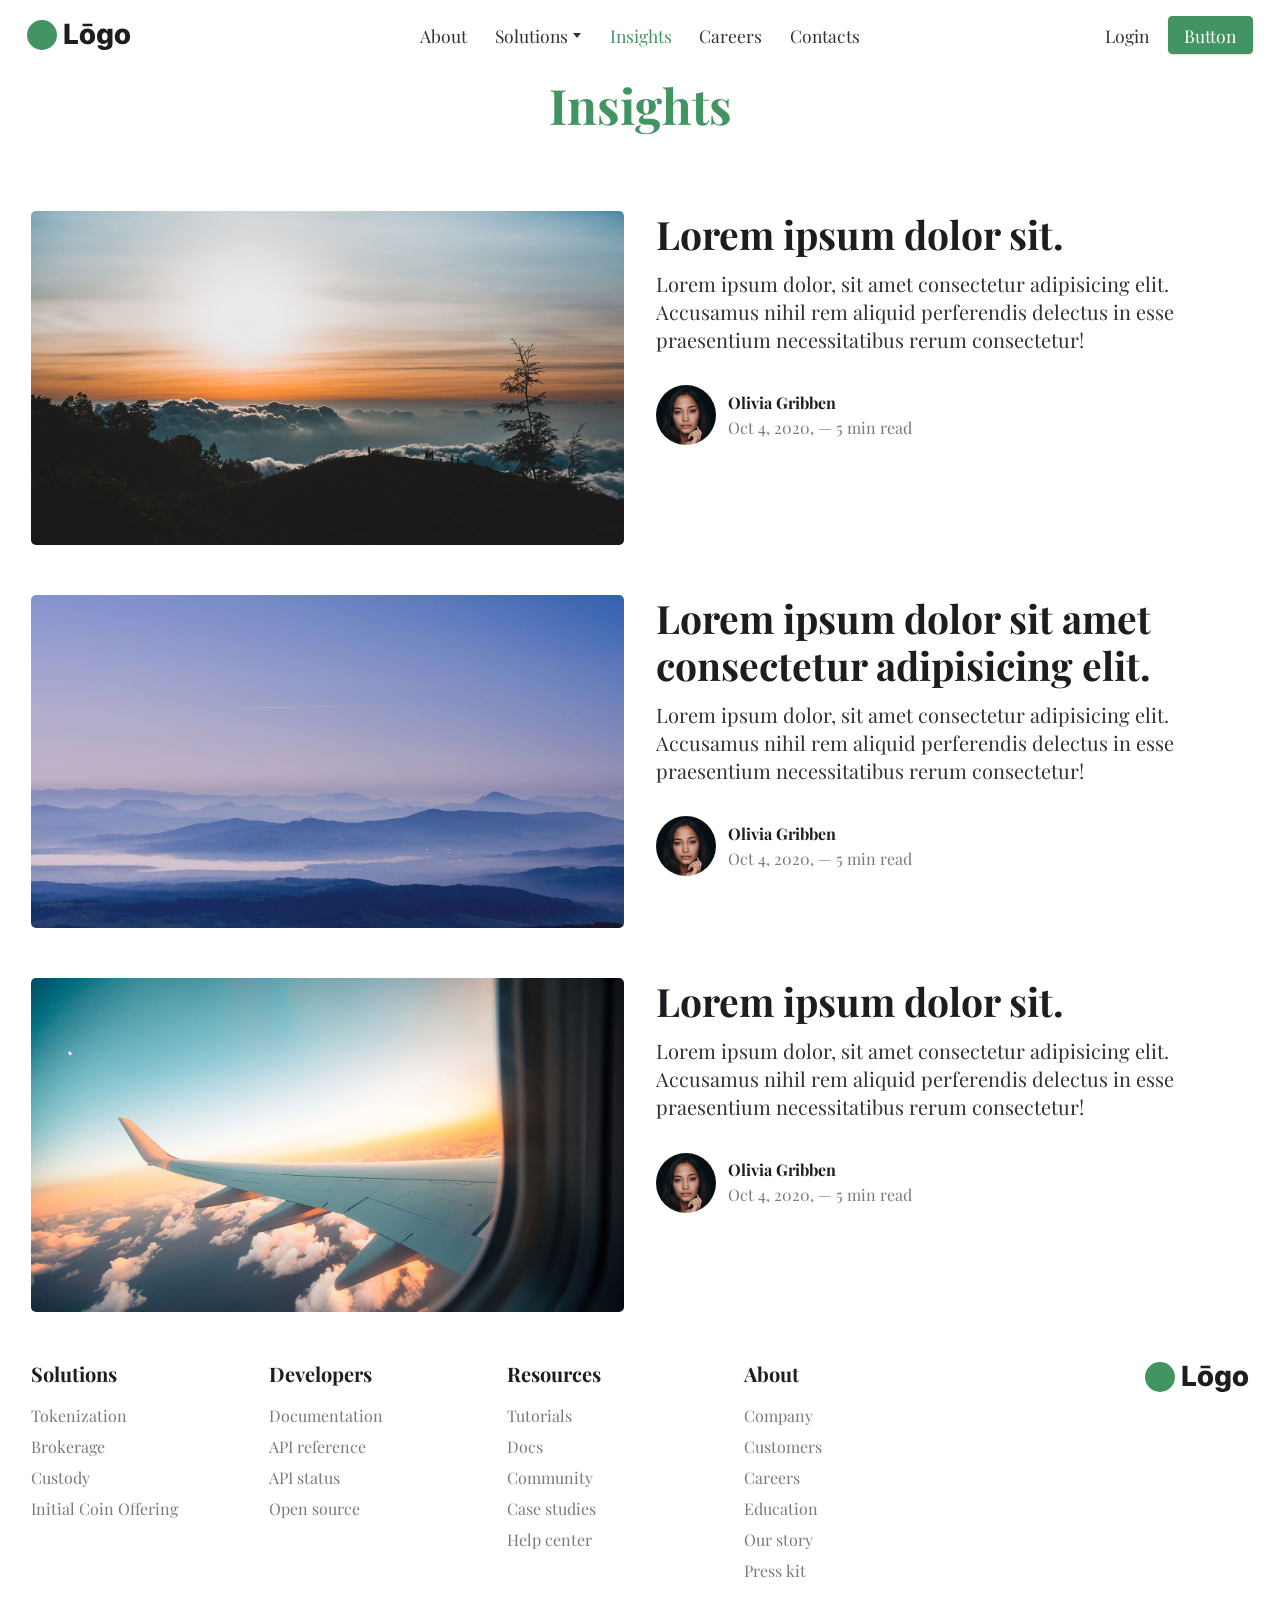
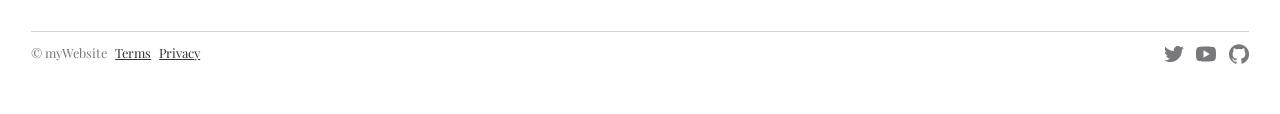
<file: main/insights.html>
<!doctype html>
<html lang="en">
<head>
  <meta charset="UTF-8">
  <meta name="viewport" content="width=device-width, initial-scale=1">
  <meta name="robots" content="noindex, nofollow" />
  <script>document.getElementsByTagName("html")[0].className += " js";</script>
  <link id="codyframe" rel="stylesheet" href="assets/css/style.css">
  <!-- Uncomment the script below if you need to support browsers where CSS Variables have not been implemented (e.g., IE11) -->
  <!-- <script>
    if(!('CSS' in window) || !CSS.supports('color', 'var(--color-var)')) {var cfStyle = document.getElementById('codyframe');if(cfStyle) {var href = cfStyle.getAttribute('href');href = href.replace('style.css', 'style-fallback.css');cfStyle.setAttribute('href', href);}}
  </script> -->
  <title>Contacts | Crypto Website</title>
</head>
<body>

  <!-- Header -->
  <header class="f-header js-f-header position-fixed bg-white">
    <div class="f-header__mobile-content container max-width-lg">
      <a href="index.html" class="f-header__logo">
        <svg width="104" height="30" viewBox="0 0 104 30">
          <title>Go to homepage</title>
          <path d="M37.54 24.08V3.72h4.92v16.37h8.47v4zM60.47 24.37a7.82 7.82 0 01-5.73-2.25 8.36 8.36 0 01-2-5.62 8.32 8.32 0 012.08-5.71 8 8 0 015.64-2.18 8.07 8.07 0 015.68 2.2 8.49 8.49 0 012 5.69 8.63 8.63 0 01-1.78 5.38 7.6 7.6 0 01-5.89 2.49zm0-3.67c2.42 0 2.73-3 2.73-4.23s-.31-4.26-2.73-4.26-2.79 3-2.79 4.26.32 4.23 2.82 4.23zM95.49 24.37a7.82 7.82 0 01-5.73-2.25 8.36 8.36 0 01-2-5.62 8.32 8.32 0 012.08-5.71 8.4 8.4 0 0111.31 0 8.43 8.43 0 012 5.69 8.6 8.6 0 01-1.77 5.38 7.6 7.6 0 01-5.89 2.51zm0-3.67c2.42 0 2.73-3 2.73-4.23s-.31-4.26-2.73-4.26-2.8 3-2.8 4.26.31 4.23 2.83 4.23zM77.66 30c-5.74 0-7-3.25-7.23-4.52l4.6-.26c.41.91 1.17 1.41 2.76 1.41a2.45 2.45 0 002.82-2.53v-2.68a7 7 0 01-1.7 1.75 6.12 6.12 0 01-5.85-.08c-2.41-1.37-3-4.25-3-6.66 0-.89.12-3.67 1.45-5.42a5.67 5.67 0 014.64-2.4c1.2 0 3 .25 4.46 2.82V8.81h4.85v15.33a5.2 5.2 0 01-2.12 4.32A9.92 9.92 0 0177.66 30zm.15-9.66c2.53 0 2.81-2.69 2.81-3.91s-.31-4-2.81-4-2.81 2.8-2.81 4 .27 3.91 2.81 3.91zM55.56 3.72h9.81v2.41h-9.81z" fill="var(--color-contrast-higher)" />
          <circle cx="15" cy="15" r="15" fill="var(--color-primary)" />
        </svg>
      </a>

      <button class="reset anim-menu-btn js-anim-menu-btn f-header__nav-control js-tab-focus" aria-label="Toggle menu">
        <i class="anim-menu-btn__icon anim-menu-btn__icon--close" aria-hidden="true"></i>
      </button>
    </div>

    <div class="f-header__nav" role="navigation">
      <div class="f-header__nav-grid justify-between@md container max-width-lg">
        <div class="f-header__nav-logo-wrapper flex-grow flex-basis-0">
          <a href="index.html" class="f-header__logo">
            <svg width="104" height="30" viewBox="0 0 104 30">
              <title>Go to homepage</title>
              <path d="M37.54 24.08V3.72h4.92v16.37h8.47v4zM60.47 24.37a7.82 7.82 0 01-5.73-2.25 8.36 8.36 0 01-2-5.62 8.32 8.32 0 012.08-5.71 8 8 0 015.64-2.18 8.07 8.07 0 015.68 2.2 8.49 8.49 0 012 5.69 8.63 8.63 0 01-1.78 5.38 7.6 7.6 0 01-5.89 2.49zm0-3.67c2.42 0 2.73-3 2.73-4.23s-.31-4.26-2.73-4.26-2.79 3-2.79 4.26.32 4.23 2.82 4.23zM95.49 24.37a7.82 7.82 0 01-5.73-2.25 8.36 8.36 0 01-2-5.62 8.32 8.32 0 012.08-5.71 8.4 8.4 0 0111.31 0 8.43 8.43 0 012 5.69 8.6 8.6 0 01-1.77 5.38 7.6 7.6 0 01-5.89 2.51zm0-3.67c2.42 0 2.73-3 2.73-4.23s-.31-4.26-2.73-4.26-2.8 3-2.8 4.26.31 4.23 2.83 4.23zM77.66 30c-5.74 0-7-3.25-7.23-4.52l4.6-.26c.41.91 1.17 1.41 2.76 1.41a2.45 2.45 0 002.82-2.53v-2.68a7 7 0 01-1.7 1.75 6.12 6.12 0 01-5.85-.08c-2.41-1.37-3-4.25-3-6.66 0-.89.12-3.67 1.45-5.42a5.67 5.67 0 014.64-2.4c1.2 0 3 .25 4.46 2.82V8.81h4.85v15.33a5.2 5.2 0 01-2.12 4.32A9.92 9.92 0 0177.66 30zm.15-9.66c2.53 0 2.81-2.69 2.81-3.91s-.31-4-2.81-4-2.81 2.8-2.81 4 .27 3.91 2.81 3.91zM55.56 3.72h9.81v2.41h-9.81z" fill="var(--color-contrast-higher)" />
              <circle cx="15" cy="15" r="15" fill="var(--color-primary)" />
            </svg>
          </a>
        </div>

        <ul class="f-header__list flex-grow flex-basis-0 justify-center@md">
          <li class="f-header__item"><a href="#0" class="f-header__link">About</a></li>
          <li class="f-header__item"><a href="#0" class="f-header__link">
              <span>Solutions</span>
              <svg class="f-header__dropdown-icon icon" aria-hidden="true" viewBox="0 0 12 12">
                <path d="M6,9l4-5H2Z" /></svg>
            </a>

            <ul class="f-header__dropdown">
              <li><a href="tokenization.html" class="f-header__dropdown-link">Tokenization</a></li>
              <li><a href="brokerage.html" class="f-header__dropdown-link">Brokerage</a></li>
              <li><a href="custody.html" class="f-header__dropdown-link">Custody</a></li>
              <li><a href="ico.html" class="f-header__dropdown-link">Initial Coin Offering</a></li>
            </ul>
          </li>
          <li class="f-header__item"><a href="insights.html" class="f-header__link" aria-current="page">Insights</a></li>
          <li class="f-header__item"><a href="#0" class="f-header__link">Careers</a></li>
          <li class="f-header__item"><a href="contacts.html" class="f-header__link">Contacts</a></li>
        </ul>

        <ul class="f-header__list flex-grow flex-basis-0 justify-end@md">
          <li class="f-header__item"><a href="#0" class="f-header__link">Login</a></li>
          <li class="f-header__item"><a href="#0" class="f-header__btn btn btn--primary">Button</a></li>
        </ul>
      </div>
    </div>
  </header>

  <!-- Content -->

  <h1 class="text-center color-primary padding-md">Insights</h1>

  <section class="articles-v3">
  <div class="container max-width-adaptive-lg">
  <ul class="grid gap-lg">
    <li>
      <div class="grid gap-md items-start">
        <a href="#0" class="articles-v3__img col-6@md col-7@xl">
          <figure class="media-wrapper">
            <img src="assets/images/article-gallery-v3-img-1.jpg" alt="Image description">
          </figure>
        </a>

        <div class="col-6@md col-5@xl">
          <div class="text-component">
            <h2 class="articles-v3__headline"><a href="#0">Lorem ipsum dolor sit.</a></h2>
            <p>Lorem ipsum dolor, sit amet consectetur adipisicing elit. Accusamus nihil rem aliquid perferendis delectus in esse praesentium necessitatibus rerum consectetur!</p>
          </div>

          <div class="articles-v3__author">
            <a href="#0" class="articles-v3__author-img">
              <img src="assets/images/article-gallery-v3-author-img-1.jpg" alt="Author picture">
            </a>

            <div class="text-component text-sm line-height-xs v-space-xs">
              <p><a href="#0" class="articles-v3__author-name" rel="author">Olivia Gribben</a></p>
              <p class="color-contrast-medium"><time>Oct 4, 2020</time>, &mdash; 5 min read</p>
            </div>
          </div>
        </div>
      </div>
    </li>

    <li>
      <div class="grid gap-md items-start">
        <a href="#0" class="articles-v3__img col-6@md col-7@xl">
          <figure class="media-wrapper">
            <img src="assets/images/article-gallery-v3-img-2.jpg" alt="Image description">
          </figure>
        </a>

        <div class="col-6@md col-5@xl">
          <div class="text-component">
            <h2 class="articles-v3__headline"><a href="#0">Lorem ipsum dolor sit amet consectetur adipisicing elit.</a></h2>
            <p>Lorem ipsum dolor, sit amet consectetur adipisicing elit. Accusamus nihil rem aliquid perferendis delectus in esse praesentium necessitatibus rerum consectetur!</p>
          </div>

          <div class="articles-v3__author">
            <a href="#0" class="articles-v3__author-img">
              <img src="assets/images/article-gallery-v3-author-img-1.jpg" alt="Author picture">
            </a>

            <div class="text-component text-sm line-height-xs v-space-xs">
              <p><a href="#0" class="articles-v3__author-name" rel="author">Olivia Gribben</a></p>
              <p class="color-contrast-medium"><time>Oct 4, 2020</time>, &mdash; 5 min read</p>
            </div>
          </div>
        </div>
      </div>
    </li>

    <li>
      <div class="grid gap-md items-start">
        <a href="#0" class="articles-v3__img col-6@md col-7@xl">
          <figure class="media-wrapper">
            <img src="assets/images/article-gallery-v3-img-3.jpg" alt="Image description">
          </figure>
        </a>

        <div class="col-6@md col-5@xl">
          <div class="text-component">
            <h2 class="articles-v3__headline"><a href="#0">Lorem ipsum dolor sit.</a></h2>
            <p>Lorem ipsum dolor, sit amet consectetur adipisicing elit. Accusamus nihil rem aliquid perferendis delectus in esse praesentium necessitatibus rerum consectetur!</p>
          </div>

          <div class="articles-v3__author">
            <a href="#0" class="articles-v3__author-img">
              <img src="assets/images/article-gallery-v3-author-img-1.jpg" alt="Author picture">
            </a>

            <div class="text-component text-sm line-height-xs v-space-xs">
              <p><a href="#0" class="articles-v3__author-name" rel="author">Olivia Gribben</a></p>
              <p class="color-contrast-medium"><time>Oct 4, 2020</time>, &mdash; 5 min read</p>
            </div>
          </div>
        </div>
      </div>
    </li>
  </ul>
  </div>
  </section>

  <!-- Footer -->

  <footer class="main-footer padding-y-lg">
    <div class="container max-width-lg">
      <div class="grid gap-lg">
        <div class="col-3@lg order-2@lg flex@lg justify-end@lg">
          <a href="#0" class="main-footer__logo">
            <svg width="104" height="30" viewBox="0 0 104 30"><title>Go to homepage</title><path d="M37.54 24.08V3.72h4.92v16.37h8.47v4zM60.47 24.37a7.82 7.82 0 01-5.73-2.25 8.36 8.36 0 01-2-5.62 8.32 8.32 0 012.08-5.71 8 8 0 015.64-2.18 8.07 8.07 0 015.68 2.2 8.49 8.49 0 012 5.69 8.63 8.63 0 01-1.78 5.38 7.6 7.6 0 01-5.89 2.49zm0-3.67c2.42 0 2.73-3 2.73-4.23s-.31-4.26-2.73-4.26-2.79 3-2.79 4.26.32 4.23 2.82 4.23zM95.49 24.37a7.82 7.82 0 01-5.73-2.25 8.36 8.36 0 01-2-5.62 8.32 8.32 0 012.08-5.71 8.4 8.4 0 0111.31 0 8.43 8.43 0 012 5.69 8.6 8.6 0 01-1.77 5.38 7.6 7.6 0 01-5.89 2.51zm0-3.67c2.42 0 2.73-3 2.73-4.23s-.31-4.26-2.73-4.26-2.8 3-2.8 4.26.31 4.23 2.83 4.23zM77.66 30c-5.74 0-7-3.25-7.23-4.52l4.6-.26c.41.91 1.17 1.41 2.76 1.41a2.45 2.45 0 002.82-2.53v-2.68a7 7 0 01-1.7 1.75 6.12 6.12 0 01-5.85-.08c-2.41-1.37-3-4.25-3-6.66 0-.89.12-3.67 1.45-5.42a5.67 5.67 0 014.64-2.4c1.2 0 3 .25 4.46 2.82V8.81h4.85v15.33a5.2 5.2 0 01-2.12 4.32A9.92 9.92 0 0177.66 30zm.15-9.66c2.53 0 2.81-2.69 2.81-3.91s-.31-4-2.81-4-2.81 2.8-2.81 4 .27 3.91 2.81 3.91zM55.56 3.72h9.81v2.41h-9.81z" fill="var(--color-contrast-higher)"/><circle cx="15" cy="15" r="15" fill="var(--color-primary)"/></svg>
          </a>
        </div>

        <nav class="col-9@lg order-1@lg">
          <ul class="grid gap-lg">
            <li class="col-6@xs col-3@md">
              <h4 class="margin-bottom-sm text-base@md">Solutions</h4>
              <ul class="grid gap-xs text-sm@md">
                <li><a href="#0" class="main-footer__link">Tokenization</a></li>
                <li><a href="#0" class="main-footer__link">Brokerage</a></li>
                <li><a href="#0" class="main-footer__link">Custody</a></li>
                <li><a href="#0" class="main-footer__link">Initial Coin Offering</a></li>
              </ul>
            </li>

            <li class="col-6@xs col-3@md">
              <h4 class="margin-bottom-sm text-base@md">Developers</h4>
              <ul class="grid gap-xs text-sm@md">
                <li><a href="#0" class="main-footer__link">Documentation</a></li>
                <li><a href="#0" class="main-footer__link">API reference</a></li>
                <li><a href="#0" class="main-footer__link">API status</a></li>
                <li><a href="#0" class="main-footer__link">Open source</a></li>
              </ul>
            </li>

            <li class="col-6@xs col-3@md">
              <h4 class="margin-bottom-sm text-base@md">Resources</h4>
              <ul class="grid gap-xs text-sm@md">
                <li><a href="#0" class="main-footer__link">Tutorials</a></li>
                <li><a href="#0" class="main-footer__link">Docs</a></li>
                <li><a href="#0" class="main-footer__link">Community</a></li>
                <li><a href="#0" class="main-footer__link">Case studies</a></li>
                <li><a href="#0" class="main-footer__link">Help center</a></li>
              </ul>
            </li>

            <li class="col-6@xs col-3@md">
              <h4 class="margin-bottom-sm text-base@md">About</h4>
              <ul class="grid gap-xs text-sm@md">
                <li><a href="#0" class="main-footer__link">Company</a></li>
                <li><a href="#0" class="main-footer__link">Customers</a></li>
                <li><a href="#0" class="main-footer__link">Careers</a></li>
                <li><a href="#0" class="main-footer__link">Education</a></li>
                <li><a href="#0" class="main-footer__link">Our story</a></li>
                <li><a href="#0" class="main-footer__link">Press kit</a></li>
              </ul>
            </li>
          </ul>
        </nav>
      </div>

      <div class="main-footer__colophon border-top padding-top-xs margin-top-lg">
        <div class="text-sm text-xs@md color-contrast-medium flex flex-wrap gap-xs">
          <span>&copy; myWebsite</span>
          <a href="#0" class="color-contrast-high">Terms</a>
          <a href="#0" class="color-contrast-high">Privacy</a>
        </div>

        <div class="flex items-center gap-xs">
          <a href="#0" class="main-footer__social">
            <svg class="icon block" viewBox="0 0 16 16"><title>Follow us on Twitter</title><g><path d="M16,3c-0.6,0.3-1.2,0.4-1.9,0.5c0.7-0.4,1.2-1,1.4-1.8c-0.6,0.4-1.3,0.6-2.1,0.8c-0.6-0.6-1.5-1-2.4-1 C9.3,1.5,7.8,3,7.8,4.8c0,0.3,0,0.5,0.1,0.7C5.2,5.4,2.7,4.1,1.1,2.1c-0.3,0.5-0.4,1-0.4,1.7c0,1.1,0.6,2.1,1.5,2.7 c-0.5,0-1-0.2-1.5-0.4c0,0,0,0,0,0c0,1.6,1.1,2.9,2.6,3.2C3,9.4,2.7,9.4,2.4,9.4c-0.2,0-0.4,0-0.6-0.1c0.4,1.3,1.6,2.3,3.1,2.3 c-1.1,0.9-2.5,1.4-4.1,1.4c-0.3,0-0.5,0-0.8,0c1.5,0.9,3.2,1.5,5,1.5c6,0,9.3-5,9.3-9.3c0-0.1,0-0.3,0-0.4C15,4.3,15.6,3.7,16,3z"></path></g></svg>
          </a>

          <a href="#0" class="main-footer__social">
            <svg class="icon block" viewBox="0 0 16 16"><title>Follow us on Youtube</title><g><path d="M15.8,4.8c-0.2-1.3-0.8-2.2-2.2-2.4C11.4,2,8,2,8,2S4.6,2,2.4,2.4C1,2.6,0.3,3.5,0.2,4.8C0,6.1,0,8,0,8 s0,1.9,0.2,3.2c0.2,1.3,0.8,2.2,2.2,2.4C4.6,14,8,14,8,14s3.4,0,5.6-0.4c1.4-0.3,2-1.1,2.2-2.4C16,9.9,16,8,16,8S16,6.1,15.8,4.8z M6,11V5l5,3L6,11z"></path></g></svg>
          </a>

          <a href="#0" class="main-footer__social">
            <svg class="icon block" viewBox="0 0 16 16"><title>Follow us on Github</title><g><path  d="M8,0.2c-4.4,0-8,3.6-8,8c0,3.5,2.3,6.5,5.5,7.6 C5.9,15.9,6,15.6,6,15.4c0-0.2,0-0.7,0-1.4C3.8,14.5,3.3,13,3.3,13c-0.4-0.9-0.9-1.2-0.9-1.2c-0.7-0.5,0.1-0.5,0.1-0.5 c0.8,0.1,1.2,0.8,1.2,0.8C4.4,13.4,5.6,13,6,12.8c0.1-0.5,0.3-0.9,0.5-1.1c-1.8-0.2-3.6-0.9-3.6-4c0-0.9,0.3-1.6,0.8-2.1 c-0.1-0.2-0.4-1,0.1-2.1c0,0,0.7-0.2,2.2,0.8c0.6-0.2,1.3-0.3,2-0.3c0.7,0,1.4,0.1,2,0.3c1.5-1,2.2-0.8,2.2-0.8 c0.4,1.1,0.2,1.9,0.1,2.1c0.5,0.6,0.8,1.3,0.8,2.1c0,3.1-1.9,3.7-3.7,3.9C9.7,12,10,12.5,10,13.2c0,1.1,0,1.9,0,2.2 c0,0.2,0.1,0.5,0.6,0.4c3.2-1.1,5.5-4.1,5.5-7.6C16,3.8,12.4,0.2,8,0.2z"></path></g></svg>
          </a>
        </div>
      </div>
    </div>
  </footer>

<script src="assets/js/scripts.js"></script>
</body>
</html>
</file>
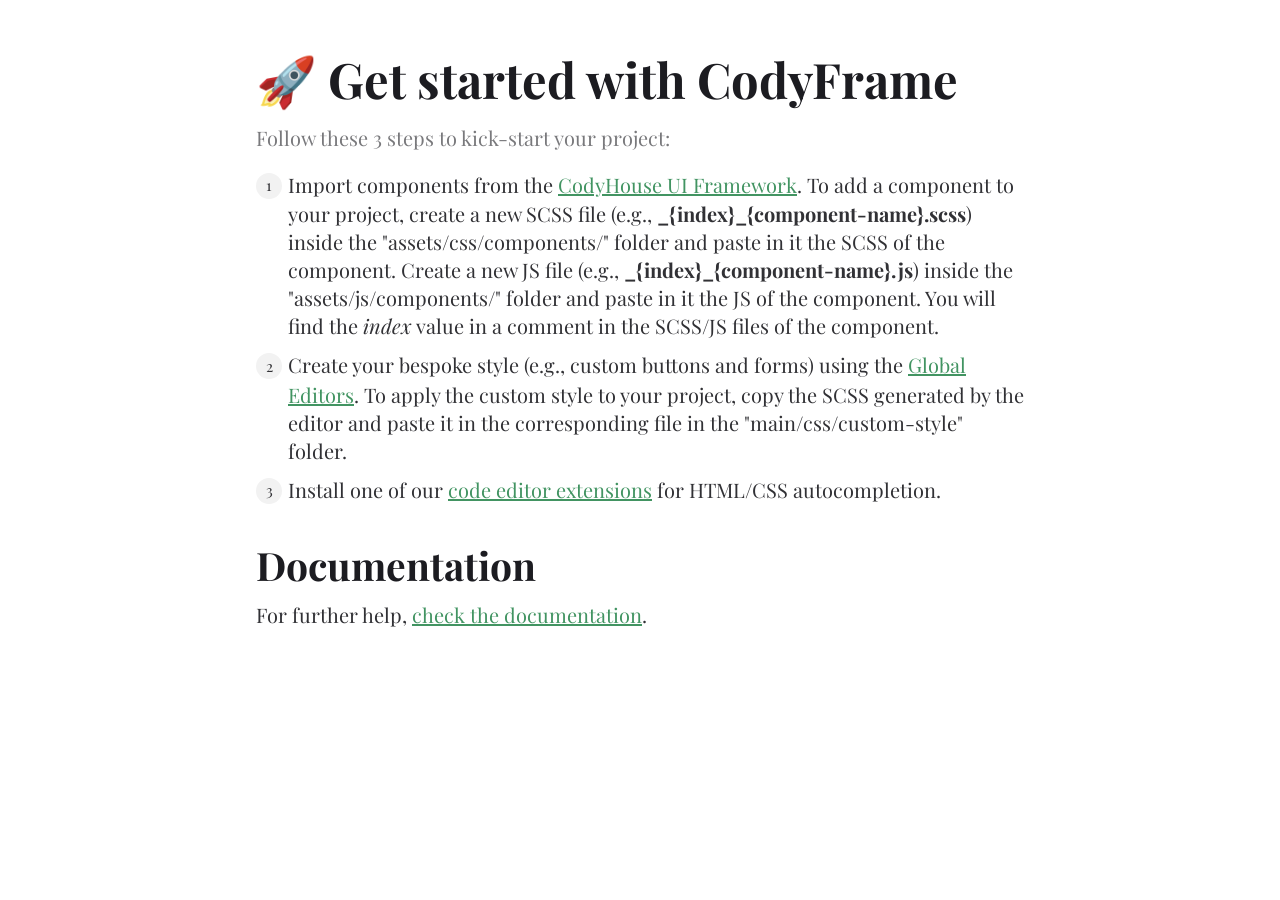
<file: main/template_page.html>
<!doctype html>
<html lang="en">
<head>
  <meta charset="UTF-8">
  <meta name="viewport" content="width=device-width, initial-scale=1">
  <script>document.getElementsByTagName("html")[0].className += " js";</script>
  <link id="codyframe" rel="stylesheet" href="assets/css/style.css">
  <!-- Uncomment the script below if you need to support browsers where CSS Variables have not been implemented (e.g., IE11) -->
  <!-- <script>
    if(!('CSS' in window) || !CSS.supports('color', 'var(--color-var)')) {var cfStyle = document.getElementById('codyframe');if(cfStyle) {var href = cfStyle.getAttribute('href');href = href.replace('style.css', 'style-fallback.css');cfStyle.setAttribute('href', href);}}
  </script> -->
  <title>Get Started | CodyFrame</title>
</head>
<body>
  <div class="container max-width-sm padding-y-lg">
    <div class="text-component">
      <h1>🚀 Get started with CodyFrame</h1>
      <p class="color-contrast-medium">Follow these 3 steps to kick-start your project:</p>

      <ol class="list list--ol">
        <li>Import components from the <a href="https://codyhouse.co/ds/components" target="_blank" rel="noopener nofollow">CodyHouse UI Framework</a>. To add a component to your project, create a new SCSS file (e.g., <strong>_{index}_{component-name}.scss</strong>) inside the "assets/css/components/" folder and paste in it the SCSS of the component. Create a new JS file (e.g., <strong>_{index}_{component-name}.js</strong>) inside the "assets/js/components/" folder and paste in it the JS of the component. You will find the <em>index</em> value in a comment in the SCSS/JS files of the component.</li>
        <li>Create your bespoke style (e.g., custom buttons and forms) using the <a href="https://codyhouse.co/ds/globals" target="_blank" rel="noopener nofollow">Global Editors</a>. To apply the custom style to your project, copy the SCSS generated by the editor and paste it in the corresponding file in the "main/css/custom-style" folder.</li>
        <li>Install one of our <a href="https://codyhouse.co/ds/docs/extensions" target="_blank" rel="noopener nofollow">code editor extensions</a> for HTML/CSS autocompletion.</li>
      </ol>

      <h2>Documentation</h2>
      <p>For further help, <a href="https://codyhouse.co/ds/get-started" target="_blank" rel="noopener nofollow">check the documentation</a>.</p>
    </div>
  </div>
<script src="assets/js/scripts.js"></script>
</body>
</html>
</file>
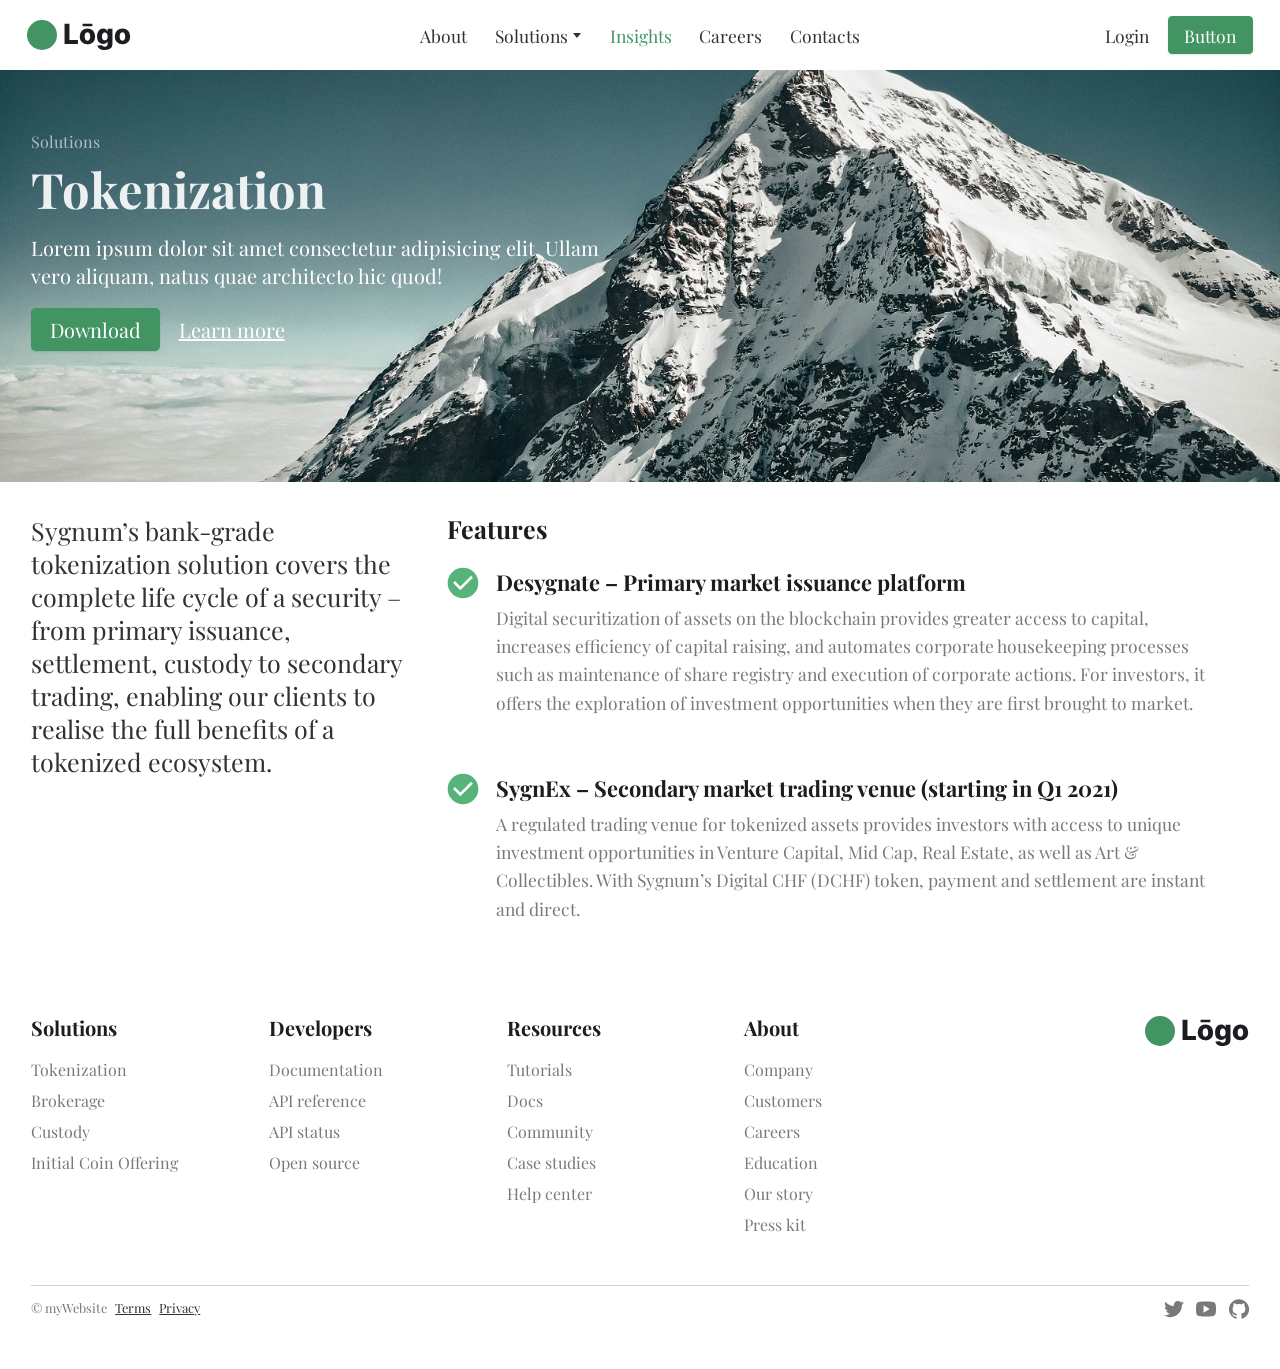
<file: main/tokenization.html>
<!doctype html>
<html lang="en">
<head>
  <meta charset="UTF-8">
  <meta name="viewport" content="width=device-width, initial-scale=1">
  <script>document.getElementsByTagName("html")[0].className += " js";</script>
  <link id="codyframe" rel="stylesheet" href="assets/css/style.css">
  <!-- Uncomment the script below if you need to support browsers where CSS Variables have not been implemented (e.g., IE11) -->
  <!-- <script>
    if(!('CSS' in window) || !CSS.supports('color', 'var(--color-var)')) {var cfStyle = document.getElementById('codyframe');if(cfStyle) {var href = cfStyle.getAttribute('href');href = href.replace('style.css', 'style-fallback.css');cfStyle.setAttribute('href', href);}}
  </script> -->
  <title>Tokenization | Crypto Website</title>
</head>
<body>

  <!-- Header -->
  <header class="f-header js-f-header position-fixed bg-white">
    <div class="f-header__mobile-content container max-width-lg">
      <a href="index.html" class="f-header__logo">
        <svg width="104" height="30" viewBox="0 0 104 30">
          <title>Go to homepage</title>
          <path d="M37.54 24.08V3.72h4.92v16.37h8.47v4zM60.47 24.37a7.82 7.82 0 01-5.73-2.25 8.36 8.36 0 01-2-5.62 8.32 8.32 0 012.08-5.71 8 8 0 015.64-2.18 8.07 8.07 0 015.68 2.2 8.49 8.49 0 012 5.69 8.63 8.63 0 01-1.78 5.38 7.6 7.6 0 01-5.89 2.49zm0-3.67c2.42 0 2.73-3 2.73-4.23s-.31-4.26-2.73-4.26-2.79 3-2.79 4.26.32 4.23 2.82 4.23zM95.49 24.37a7.82 7.82 0 01-5.73-2.25 8.36 8.36 0 01-2-5.62 8.32 8.32 0 012.08-5.71 8.4 8.4 0 0111.31 0 8.43 8.43 0 012 5.69 8.6 8.6 0 01-1.77 5.38 7.6 7.6 0 01-5.89 2.51zm0-3.67c2.42 0 2.73-3 2.73-4.23s-.31-4.26-2.73-4.26-2.8 3-2.8 4.26.31 4.23 2.83 4.23zM77.66 30c-5.74 0-7-3.25-7.23-4.52l4.6-.26c.41.91 1.17 1.41 2.76 1.41a2.45 2.45 0 002.82-2.53v-2.68a7 7 0 01-1.7 1.75 6.12 6.12 0 01-5.85-.08c-2.41-1.37-3-4.25-3-6.66 0-.89.12-3.67 1.45-5.42a5.67 5.67 0 014.64-2.4c1.2 0 3 .25 4.46 2.82V8.81h4.85v15.33a5.2 5.2 0 01-2.12 4.32A9.92 9.92 0 0177.66 30zm.15-9.66c2.53 0 2.81-2.69 2.81-3.91s-.31-4-2.81-4-2.81 2.8-2.81 4 .27 3.91 2.81 3.91zM55.56 3.72h9.81v2.41h-9.81z" fill="var(--color-contrast-higher)" />
          <circle cx="15" cy="15" r="15" fill="var(--color-primary)" />
        </svg>
      </a>

      <button class="reset anim-menu-btn js-anim-menu-btn f-header__nav-control js-tab-focus" aria-label="Toggle menu">
        <i class="anim-menu-btn__icon anim-menu-btn__icon--close" aria-hidden="true"></i>
      </button>
    </div>

    <div class="f-header__nav" role="navigation">
      <div class="f-header__nav-grid justify-between@md container max-width-lg">
        <div class="f-header__nav-logo-wrapper flex-grow flex-basis-0">
          <a href="index.html" class="f-header__logo">
            <svg width="104" height="30" viewBox="0 0 104 30">
              <title>Go to homepage</title>
              <path d="M37.54 24.08V3.72h4.92v16.37h8.47v4zM60.47 24.37a7.82 7.82 0 01-5.73-2.25 8.36 8.36 0 01-2-5.62 8.32 8.32 0 012.08-5.71 8 8 0 015.64-2.18 8.07 8.07 0 015.68 2.2 8.49 8.49 0 012 5.69 8.63 8.63 0 01-1.78 5.38 7.6 7.6 0 01-5.89 2.49zm0-3.67c2.42 0 2.73-3 2.73-4.23s-.31-4.26-2.73-4.26-2.79 3-2.79 4.26.32 4.23 2.82 4.23zM95.49 24.37a7.82 7.82 0 01-5.73-2.25 8.36 8.36 0 01-2-5.62 8.32 8.32 0 012.08-5.71 8.4 8.4 0 0111.31 0 8.43 8.43 0 012 5.69 8.6 8.6 0 01-1.77 5.38 7.6 7.6 0 01-5.89 2.51zm0-3.67c2.42 0 2.73-3 2.73-4.23s-.31-4.26-2.73-4.26-2.8 3-2.8 4.26.31 4.23 2.83 4.23zM77.66 30c-5.74 0-7-3.25-7.23-4.52l4.6-.26c.41.91 1.17 1.41 2.76 1.41a2.45 2.45 0 002.82-2.53v-2.68a7 7 0 01-1.7 1.75 6.12 6.12 0 01-5.85-.08c-2.41-1.37-3-4.25-3-6.66 0-.89.12-3.67 1.45-5.42a5.67 5.67 0 014.64-2.4c1.2 0 3 .25 4.46 2.82V8.81h4.85v15.33a5.2 5.2 0 01-2.12 4.32A9.92 9.92 0 0177.66 30zm.15-9.66c2.53 0 2.81-2.69 2.81-3.91s-.31-4-2.81-4-2.81 2.8-2.81 4 .27 3.91 2.81 3.91zM55.56 3.72h9.81v2.41h-9.81z" fill="var(--color-contrast-higher)" />
              <circle cx="15" cy="15" r="15" fill="var(--color-primary)" />
            </svg>
          </a>
        </div>

        <ul class="f-header__list flex-grow flex-basis-0 justify-center@md">
          <li class="f-header__item"><a href="#0" class="f-header__link">About</a></li>
          <li class="f-header__item"><a href="#0" class="f-header__link">
              <span>Solutions</span>
              <svg class="f-header__dropdown-icon icon" aria-hidden="true" viewBox="0 0 12 12">
                <path d="M6,9l4-5H2Z" /></svg>
            </a>

            <ul class="f-header__dropdown">
              <li><a href="tokenization.html" class="f-header__dropdown-link">Tokenization</a></li>
              <li><a href="brokerage.html" class="f-header__dropdown-link">Brokerage</a></li>
              <li><a href="custody.html" class="f-header__dropdown-link">Custody</a></li>
              <li><a href="ico.html" class="f-header__dropdown-link">Initial Coin Offering</a></li>
            </ul>
          </li>
          <li class="f-header__item"><a href="insights.html" class="f-header__link" aria-current="page">Insights</a></li>
          <li class="f-header__item"><a href="#0" class="f-header__link">Careers</a></li>
          <li class="f-header__item"><a href="contacts.html" class="f-header__link">Contacts</a></li>
        </ul>

        <ul class="f-header__list flex-grow flex-basis-0 justify-end@md">
          <li class="f-header__item"><a href="#0" class="f-header__link">Login</a></li>
          <li class="f-header__item"><a href="#0" class="f-header__btn btn btn--primary">Button</a></li>
        </ul>
      </div>
    </div>
  </header>

  <!-- Content -->
  <section class="hero padding-y-xxl bg-opacity-50%" style="background-image: url('assets/images/token.jpg'); background-position: top;">
    <div class="container max-width-adaptive-lg" style="opacity:100%; color:white">
    <div class="max-width-xs">
      <div class="text-sm opacity-60% margin-bottom-xxs">Solutions</div>

      <div class="text-component margin-bottom-sm">
        <h1 class="" style="color:white; opacity:90%">Tokenization</h1>
        <p>Lorem ipsum dolor sit amet consectetur adipisicing elit. Ullam vero aliquam, natus quae architecto hic quod!</p>
      </div>

      <div class="flex flex-wrap items-center gap-sm">
        <a href="#0" class="btn btn--primary">Download</a>
        <a href="#0" class="color-inherit">Learn more</a>
      </div>
    </div>
    </div>
  </section>

  <!-- List -->

<section class="changelog container max-width-adaptive-lg margin-top-md">
<h1 class="sr-only">Updates</h1>

  <article>
  <div class="grid gap-md items-start">
    <!-- metadata -->
    <div class="changelog__metadata col-4@md">
      <p class="text-xl text-md@md">Sygnum’s bank-grade tokenization solution covers the complete life
      cycle of a security – from primary issuance, settlement, custody to
      secondary trading, enabling our clients to realise the full benefits of
      a tokenized ecosystem.</p>
    </div>

    <!-- content -->

    <div class="col-8@md">
      <div class="grid gap-lg">
        <!-- new features -->
        <div>
          <h3 class="text-md margin-bottom-sm">Features</h3>

          <ul class="grid gap-xs">
            <li>
              <div class="changelog__update">
                <svg class="icon icon--md color-primary-light" viewBox="0 0 48 48"><path d="M24,47A23,23,0,1,1,47,24,23.026,23.026,0,0,1,24,47Z" fill="#color-primary"/><polyline points="12 24 20 32 36 16" fill="none" stroke="#fff" stroke-linecap="square" stroke-miterlimit="10" stroke-width="4"/></svg>
                <ol class="text-points text-points--icon grid gap-lg container max-width-adaptive-lg margin-0">
                  <li class="text-points__item margin-left-sm">
                    <div class="text-component">
                      <h4 class="">Desygnate – Primary market issuance platform</h4>
                      <p>Digital securitization of assets on the blockchain provides greater access
                        to capital, increases efficiency of capital raising, and automates corporate
                        housekeeping processes such as maintenance of share registry and execution
                        of corporate actions. For investors, it offers the exploration of investment
                        opportunities when they are first brought to market.</p>
                    </div>
                  </li>
                </ol>
              </div>
            </li>

            <li>
              <div class="changelog__update">
                <svg class="icon icon--md color-primary-light" viewBox="0 0 48 48"><path d="M24,47A23,23,0,1,1,47,24,23.026,23.026,0,0,1,24,47Z" fill="#color-primary"/><polyline points="12 24 20 32 36 16" fill="none" stroke="#fff" stroke-linecap="square" stroke-miterlimit="10" stroke-width="4"/></svg>
                <ol class="text-points text-points--icon grid gap-lg container max-width-adaptive-lg margin-0">
                  <li class="text-points__item margin-left-sm">
                    <div class="text-component">
                      <h4 class="">SygnEx – Secondary market trading venue (starting in Q1 2021)</h4>
                      <p>A regulated trading venue for tokenized assets provides investors with access
                        to unique investment opportunities in Venture Capital, Mid Cap, Real Estate, as
                        well as Art & Collectibles. With Sygnum’s Digital CHF (DCHF) token, payment
                        and settlement are instant and direct.</p>
                    </div>
                  </li>
                </ol>
              </div>
            </li>

          </ul>
        </div>
      </div>
    </div>
  </div>
  </article>
</section>
  <!-- Footer -->

  <footer class="main-footer padding-y-lg">
    <div class="container max-width-lg">
      <div class="grid gap-lg">
        <div class="col-3@lg order-2@lg flex@lg justify-end@lg">
          <a href="#0" class="main-footer__logo">
            <svg width="104" height="30" viewBox="0 0 104 30"><title>Go to homepage</title><path d="M37.54 24.08V3.72h4.92v16.37h8.47v4zM60.47 24.37a7.82 7.82 0 01-5.73-2.25 8.36 8.36 0 01-2-5.62 8.32 8.32 0 012.08-5.71 8 8 0 015.64-2.18 8.07 8.07 0 015.68 2.2 8.49 8.49 0 012 5.69 8.63 8.63 0 01-1.78 5.38 7.6 7.6 0 01-5.89 2.49zm0-3.67c2.42 0 2.73-3 2.73-4.23s-.31-4.26-2.73-4.26-2.79 3-2.79 4.26.32 4.23 2.82 4.23zM95.49 24.37a7.82 7.82 0 01-5.73-2.25 8.36 8.36 0 01-2-5.62 8.32 8.32 0 012.08-5.71 8.4 8.4 0 0111.31 0 8.43 8.43 0 012 5.69 8.6 8.6 0 01-1.77 5.38 7.6 7.6 0 01-5.89 2.51zm0-3.67c2.42 0 2.73-3 2.73-4.23s-.31-4.26-2.73-4.26-2.8 3-2.8 4.26.31 4.23 2.83 4.23zM77.66 30c-5.74 0-7-3.25-7.23-4.52l4.6-.26c.41.91 1.17 1.41 2.76 1.41a2.45 2.45 0 002.82-2.53v-2.68a7 7 0 01-1.7 1.75 6.12 6.12 0 01-5.85-.08c-2.41-1.37-3-4.25-3-6.66 0-.89.12-3.67 1.45-5.42a5.67 5.67 0 014.64-2.4c1.2 0 3 .25 4.46 2.82V8.81h4.85v15.33a5.2 5.2 0 01-2.12 4.32A9.92 9.92 0 0177.66 30zm.15-9.66c2.53 0 2.81-2.69 2.81-3.91s-.31-4-2.81-4-2.81 2.8-2.81 4 .27 3.91 2.81 3.91zM55.56 3.72h9.81v2.41h-9.81z" fill="var(--color-contrast-higher)"/><circle cx="15" cy="15" r="15" fill="var(--color-primary)"/></svg>
          </a>
        </div>

        <nav class="col-9@lg order-1@lg">
          <ul class="grid gap-lg">
            <li class="col-6@xs col-3@md">
              <h4 class="margin-bottom-sm text-base@md">Solutions</h4>
              <ul class="grid gap-xs text-sm@md">
                <li><a href="#0" class="main-footer__link">Tokenization</a></li>
                <li><a href="#0" class="main-footer__link">Brokerage</a></li>
                <li><a href="#0" class="main-footer__link">Custody</a></li>
                <li><a href="#0" class="main-footer__link">Initial Coin Offering</a></li>
              </ul>
            </li>

            <li class="col-6@xs col-3@md">
              <h4 class="margin-bottom-sm text-base@md">Developers</h4>
              <ul class="grid gap-xs text-sm@md">
                <li><a href="#0" class="main-footer__link">Documentation</a></li>
                <li><a href="#0" class="main-footer__link">API reference</a></li>
                <li><a href="#0" class="main-footer__link">API status</a></li>
                <li><a href="#0" class="main-footer__link">Open source</a></li>
              </ul>
            </li>

            <li class="col-6@xs col-3@md">
              <h4 class="margin-bottom-sm text-base@md">Resources</h4>
              <ul class="grid gap-xs text-sm@md">
                <li><a href="#0" class="main-footer__link">Tutorials</a></li>
                <li><a href="#0" class="main-footer__link">Docs</a></li>
                <li><a href="#0" class="main-footer__link">Community</a></li>
                <li><a href="#0" class="main-footer__link">Case studies</a></li>
                <li><a href="#0" class="main-footer__link">Help center</a></li>
              </ul>
            </li>

            <li class="col-6@xs col-3@md">
              <h4 class="margin-bottom-sm text-base@md">About</h4>
              <ul class="grid gap-xs text-sm@md">
                <li><a href="#0" class="main-footer__link">Company</a></li>
                <li><a href="#0" class="main-footer__link">Customers</a></li>
                <li><a href="#0" class="main-footer__link">Careers</a></li>
                <li><a href="#0" class="main-footer__link">Education</a></li>
                <li><a href="#0" class="main-footer__link">Our story</a></li>
                <li><a href="#0" class="main-footer__link">Press kit</a></li>
              </ul>
            </li>
          </ul>
        </nav>
      </div>

      <div class="main-footer__colophon border-top padding-top-xs margin-top-lg">
        <div class="text-sm text-xs@md color-contrast-medium flex flex-wrap gap-xs">
          <span>&copy; myWebsite</span>
          <a href="#0" class="color-contrast-high">Terms</a>
          <a href="#0" class="color-contrast-high">Privacy</a>
        </div>

        <div class="flex items-center gap-xs">
          <a href="#0" class="main-footer__social">
            <svg class="icon block" viewBox="0 0 16 16"><title>Follow us on Twitter</title><g><path d="M16,3c-0.6,0.3-1.2,0.4-1.9,0.5c0.7-0.4,1.2-1,1.4-1.8c-0.6,0.4-1.3,0.6-2.1,0.8c-0.6-0.6-1.5-1-2.4-1 C9.3,1.5,7.8,3,7.8,4.8c0,0.3,0,0.5,0.1,0.7C5.2,5.4,2.7,4.1,1.1,2.1c-0.3,0.5-0.4,1-0.4,1.7c0,1.1,0.6,2.1,1.5,2.7 c-0.5,0-1-0.2-1.5-0.4c0,0,0,0,0,0c0,1.6,1.1,2.9,2.6,3.2C3,9.4,2.7,9.4,2.4,9.4c-0.2,0-0.4,0-0.6-0.1c0.4,1.3,1.6,2.3,3.1,2.3 c-1.1,0.9-2.5,1.4-4.1,1.4c-0.3,0-0.5,0-0.8,0c1.5,0.9,3.2,1.5,5,1.5c6,0,9.3-5,9.3-9.3c0-0.1,0-0.3,0-0.4C15,4.3,15.6,3.7,16,3z"></path></g></svg>
          </a>

          <a href="#0" class="main-footer__social">
            <svg class="icon block" viewBox="0 0 16 16"><title>Follow us on Youtube</title><g><path d="M15.8,4.8c-0.2-1.3-0.8-2.2-2.2-2.4C11.4,2,8,2,8,2S4.6,2,2.4,2.4C1,2.6,0.3,3.5,0.2,4.8C0,6.1,0,8,0,8 s0,1.9,0.2,3.2c0.2,1.3,0.8,2.2,2.2,2.4C4.6,14,8,14,8,14s3.4,0,5.6-0.4c1.4-0.3,2-1.1,2.2-2.4C16,9.9,16,8,16,8S16,6.1,15.8,4.8z M6,11V5l5,3L6,11z"></path></g></svg>
          </a>

          <a href="#0" class="main-footer__social">
            <svg class="icon block" viewBox="0 0 16 16"><title>Follow us on Github</title><g><path  d="M8,0.2c-4.4,0-8,3.6-8,8c0,3.5,2.3,6.5,5.5,7.6 C5.9,15.9,6,15.6,6,15.4c0-0.2,0-0.7,0-1.4C3.8,14.5,3.3,13,3.3,13c-0.4-0.9-0.9-1.2-0.9-1.2c-0.7-0.5,0.1-0.5,0.1-0.5 c0.8,0.1,1.2,0.8,1.2,0.8C4.4,13.4,5.6,13,6,12.8c0.1-0.5,0.3-0.9,0.5-1.1c-1.8-0.2-3.6-0.9-3.6-4c0-0.9,0.3-1.6,0.8-2.1 c-0.1-0.2-0.4-1,0.1-2.1c0,0,0.7-0.2,2.2,0.8c0.6-0.2,1.3-0.3,2-0.3c0.7,0,1.4,0.1,2,0.3c1.5-1,2.2-0.8,2.2-0.8 c0.4,1.1,0.2,1.9,0.1,2.1c0.5,0.6,0.8,1.3,0.8,2.1c0,3.1-1.9,3.7-3.7,3.9C9.7,12,10,12.5,10,13.2c0,1.1,0,1.9,0,2.2 c0,0.2,0.1,0.5,0.6,0.4c3.2-1.1,5.5-4.1,5.5-7.6C16,3.8,12.4,0.2,8,0.2z"></path></g></svg>
          </a>
        </div>
      </div>
    </div>
  </footer>

<script src="assets/js/scripts.js"></script>
</body>
</html>
</file>
<file: main/assets/css/style.css>
@import url("https://fonts.googleapis.com/css2?family=Playfair+Display:ital,wght@0,400;0,500;0,600;0,700;1,400&display=swap");*,*::after,*::before{box-sizing:inherit}*{font:inherit}html,body,div,span,applet,object,iframe,h1,h2,h3,h4,h5,h6,p,blockquote,pre,a,abbr,acronym,address,big,cite,code,del,dfn,em,img,ins,kbd,q,s,samp,small,strike,strong,sub,sup,tt,var,b,u,i,center,dl,dt,dd,ol,ul,li,fieldset,form,label,legend,table,caption,tbody,tfoot,thead,tr,th,td,article,aside,canvas,details,embed,figure,figcaption,footer,header,hgroup,menu,nav,output,ruby,section,summary,time,mark,audio,video,hr{margin:0;padding:0;border:0}html{box-sizing:border-box}body{background-color:var(--color-bg, white)}article,aside,details,figcaption,figure,footer,header,hgroup,menu,nav,section,main,form legend{display:block}ol,ul{list-style:none}blockquote,q{quotes:none}button,input,textarea,select{margin:0}.btn,.form-control,.link,.reset{background-color:transparent;padding:0;border:0;border-radius:0;color:inherit;line-height:inherit;-webkit-appearance:none;-moz-appearance:none;appearance:none}select.form-control::-ms-expand{display:none}textarea{resize:vertical;overflow:auto;vertical-align:top}input::-ms-clear{display:none}table{border-collapse:collapse;border-spacing:0}img,video,svg{max-width:100%}[data-theme]{background-color:var(--color-bg, #fff);color:var(--color-contrast-high, #313135)}:root{--space-unit:  1em}:root,*{--space-xxxxs: calc(0.125 * var(--space-unit));--space-xxxs:  calc(0.25 * var(--space-unit));--space-xxs:   calc(0.375 * var(--space-unit));--space-xs:    calc(0.5 * var(--space-unit));--space-sm:    calc(0.75 * var(--space-unit));--space-md:    calc(1.25 * var(--space-unit));--space-lg:    calc(2 * var(--space-unit));--space-xl:    calc(3.25 * var(--space-unit));--space-xxl:   calc(5.25 * var(--space-unit));--space-xxxl:  calc(8.5 * var(--space-unit));--space-xxxxl: calc(13.75 * var(--space-unit));--component-padding: var(--space-md)}.container{width:calc(100% - 2*var(--component-padding));margin-left:auto;margin-right:auto}.grid{--gap: 0px;--gap-x: var(--gap);--gap-y: var(--gap);--offset: var(--gap-x);display:flex;flex-wrap:wrap}.grid>*{flex-basis:100%;max-width:100%;min-width:0}[class*="gap-xxxxs"],[class*="gap-xxxs"],[class*="gap-xxs"],[class*="gap-xs"],[class*="gap-sm"],[class*="gap-md"],[class*="gap-lg"],[class*="gap-xl"],[class*="gap-xxl"],[class*="gap-xxxl"],[class*="gap-xxxxl"],[class*="grid-gap-"],[class*="flex-gap-"]{margin-bottom:-0.75em;margin-left:-0.75em}[class*="gap-xxxxs"]>*,[class*="gap-xxxs"]>*,[class*="gap-xxs"]>*,[class*="gap-xs"]>*,[class*="gap-sm"]>*,[class*="gap-md"]>*,[class*="gap-lg"]>*,[class*="gap-xl"]>*,[class*="gap-xxl"]>*,[class*="gap-xxxl"]>*,[class*="gap-xxxxl"]>*,[class*="grid-gap-"]>*,[class*="flex-gap-"]>*{margin-bottom:0.75em;margin-left:0.75em}[class*="gap-x-xxxxs"],[class*="gap-x-xxxs"],[class*="gap-x-xxs"],[class*="gap-x-xs"],[class*="gap-x-sm"],[class*="gap-x-md"],[class*="gap-x-lg"],[class*="gap-x-xl"],[class*="gap-x-xxl"],[class*="gap-x-xxxl"],[class*="gap-x-xxxxl"]{margin-left:-0.75em}[class*="gap-x-xxxxs"]>*,[class*="gap-x-xxxs"]>*,[class*="gap-x-xxs"]>*,[class*="gap-x-xs"]>*,[class*="gap-x-sm"]>*,[class*="gap-x-md"]>*,[class*="gap-x-lg"]>*,[class*="gap-x-xl"]>*,[class*="gap-x-xxl"]>*,[class*="gap-x-xxxl"]>*,[class*="gap-x-xxxxl"]>*{margin-left:0.75em}[class*="gap-y-xxxxs"],[class*="gap-y-xxxs"],[class*="gap-y-xxs"],[class*="gap-y-xs"],[class*="gap-y-sm"],[class*="gap-y-md"],[class*="gap-y-lg"],[class*="gap-y-xl"],[class*="gap-y-xxl"],[class*="gap-y-xxxl"],[class*="gap-y-xxxxl"]{margin-bottom:-0.75em}[class*="gap-y-xxxxs"]>*,[class*="gap-y-xxxs"]>*,[class*="gap-y-xxs"]>*,[class*="gap-y-xs"]>*,[class*="gap-y-sm"]>*,[class*="gap-y-md"]>*,[class*="gap-y-lg"]>*,[class*="gap-y-xl"]>*,[class*="gap-y-xxl"]>*,[class*="gap-y-xxxl"]>*,[class*="gap-y-xxxxl"]>*{margin-bottom:0.75em}@supports (--css: variables){.grid{margin-bottom:calc(-1 * var(--gap-y));margin-left:calc(-1 * var(--gap-x))}.grid>*{margin-bottom:var(--gap-y);margin-left:var(--offset)}.flex[class*="gap-"]{margin-bottom:calc(-1 * var(--gap-y, 0));margin-left:calc(-1 * var(--gap-x, 0))}.flex[class*="gap-"]>*{margin-bottom:var(--gap-y, 0);margin-left:var(--gap-x, 0)}.gap-xxxxs,.grid-gap-xxxxs,.flex-gap-xxxxs{--gap-x: var(--space-xxxxs);--gap-y: var(--space-xxxxs)}.gap-xxxs,.grid-gap-xxxs,.flex-gap-xxxs{--gap-x: var(--space-xxxs);--gap-y: var(--space-xxxs)}.gap-xxs,.grid-gap-xxs,.flex-gap-xxs{--gap-x: var(--space-xxs);--gap-y: var(--space-xxs)}.gap-xs,.grid-gap-xs,.flex-gap-xs{--gap-x: var(--space-xs);--gap-y: var(--space-xs)}.gap-sm,.grid-gap-sm,.flex-gap-sm{--gap-x: var(--space-sm);--gap-y: var(--space-sm)}.gap-md,.grid-gap-md,.flex-gap-md{--gap-x: var(--space-md);--gap-y: var(--space-md)}.gap-lg,.grid-gap-lg,.flex-gap-lg{--gap-x: var(--space-lg);--gap-y: var(--space-lg)}.gap-xl,.grid-gap-xl,.flex-gap-xl{--gap-x: var(--space-xl);--gap-y: var(--space-xl)}.gap-xxl,.grid-gap-xxl,.flex-gap-xxl{--gap-x: var(--space-xxl);--gap-y: var(--space-xxl)}.gap-xxxl,.grid-gap-xxxl,.flex-gap-xxxl{--gap-x: var(--space-xxxl);--gap-y: var(--space-xxxl)}.gap-xxxxl,.grid-gap-xxxxl,.flex-gap-xxxxl{--gap-x: var(--space-xxxxl);--gap-y: var(--space-xxxxl)}.gap-x-xxxxs{--gap-x: var(--space-xxxxs)}.gap-x-xxxs{--gap-x: var(--space-xxxs)}.gap-x-xxs{--gap-x: var(--space-xxs)}.gap-x-xs{--gap-x: var(--space-xs)}.gap-x-sm{--gap-x: var(--space-sm)}.gap-x-md{--gap-x: var(--space-md)}.gap-x-lg{--gap-x: var(--space-lg)}.gap-x-xl{--gap-x: var(--space-xl)}.gap-x-xxl{--gap-x: var(--space-xxl)}.gap-x-xxxl{--gap-x: var(--space-xxxl)}.gap-x-xxxxl{--gap-x: var(--space-xxxxl)}.gap-y-xxxxs{--gap-y: var(--space-xxxxs)}.gap-y-xxxs{--gap-y: var(--space-xxxs)}.gap-y-xxs{--gap-y: var(--space-xxs)}.gap-y-xs{--gap-y: var(--space-xs)}.gap-y-sm{--gap-y: var(--space-sm)}.gap-y-md{--gap-y: var(--space-md)}.gap-y-lg{--gap-y: var(--space-lg)}.gap-y-xl{--gap-y: var(--space-xl)}.gap-y-xxl{--gap-y: var(--space-xxl)}.gap-y-xxxl{--gap-y: var(--space-xxxl)}.gap-y-xxxxl{--gap-y: var(--space-xxxxl)}}.col{flex-grow:1;flex-basis:0;max-width:100%}.col-1{flex-basis:calc( 8.33% - 0.01px - var(--gap-x, 0.75em));max-width:calc( 8.33% - 0.01px - var(--gap-x, 0.75em))}.col-2{flex-basis:calc( 16.66% - 0.01px - var(--gap-x, 0.75em));max-width:calc( 16.66% - 0.01px - var(--gap-x, 0.75em))}.col-3{flex-basis:calc( 25% - 0.01px - var(--gap-x, 0.75em));max-width:calc( 25% - 0.01px - var(--gap-x, 0.75em))}.col-4{flex-basis:calc( 33.33% - 0.01px - var(--gap-x, 0.75em));max-width:calc( 33.33% - 0.01px - var(--gap-x, 0.75em))}.col-5{flex-basis:calc( 41.66% - 0.01px - var(--gap-x, 0.75em));max-width:calc( 41.66% - 0.01px - var(--gap-x, 0.75em))}.col-6{flex-basis:calc( 50% - 0.01px - var(--gap-x, 0.75em));max-width:calc( 50% - 0.01px - var(--gap-x, 0.75em))}.col-7{flex-basis:calc( 58.33% - 0.01px - var(--gap-x, 0.75em));max-width:calc( 58.33% - 0.01px - var(--gap-x, 0.75em))}.col-8{flex-basis:calc( 66.66% - 0.01px - var(--gap-x, 0.75em));max-width:calc( 66.66% - 0.01px - var(--gap-x, 0.75em))}.col-9{flex-basis:calc( 75% - 0.01px - var(--gap-x, 0.75em));max-width:calc( 75% - 0.01px - var(--gap-x, 0.75em))}.col-10{flex-basis:calc( 83.33% - 0.01px - var(--gap-x, 0.75em));max-width:calc( 83.33% - 0.01px - var(--gap-x, 0.75em))}.col-11{flex-basis:calc( 91.66% - 0.01px - var(--gap-x, 0.75em));max-width:calc( 91.66% - 0.01px - var(--gap-x, 0.75em))}.col-12{flex-basis:calc( 100% - 0.01px - var(--gap-x, 0.75em));max-width:calc( 100% - 0.01px - var(--gap-x, 0.75em))}.col-content{flex-grow:0;flex-basis:initial;max-width:initial}.offset-1{--offset: calc(8.33% + var(--gap-x, 0.75em))}.offset-2{--offset: calc(16.66% + var(--gap-x, 0.75em))}.offset-3{--offset: calc(25% + var(--gap-x, 0.75em))}.offset-4{--offset: calc(33.33% + var(--gap-x, 0.75em))}.offset-5{--offset: calc(41.66% + var(--gap-x, 0.75em))}.offset-6{--offset: calc(50% + var(--gap-x, 0.75em))}.offset-7{--offset: calc(58.33% + var(--gap-x, 0.75em))}.offset-8{--offset: calc(66.66% + var(--gap-x, 0.75em))}.offset-9{--offset: calc(75% + var(--gap-x, 0.75em))}.offset-10{--offset: calc(83.33% + var(--gap-x, 0.75em))}.offset-11{--offset: calc(91.66% + var(--gap-x, 0.75em))}@media (min-width: 32rem){.col\@xs{flex-grow:1;flex-basis:0;max-width:100%}.col-1\@xs{flex-basis:calc( 8.33% - 0.01px - var(--gap-x, 0.75em));max-width:calc( 8.33% - 0.01px - var(--gap-x, 0.75em))}.col-2\@xs{flex-basis:calc( 16.66% - 0.01px - var(--gap-x, 0.75em));max-width:calc( 16.66% - 0.01px - var(--gap-x, 0.75em))}.col-3\@xs{flex-basis:calc( 25% - 0.01px - var(--gap-x, 0.75em));max-width:calc( 25% - 0.01px - var(--gap-x, 0.75em))}.col-4\@xs{flex-basis:calc( 33.33% - 0.01px - var(--gap-x, 0.75em));max-width:calc( 33.33% - 0.01px - var(--gap-x, 0.75em))}.col-5\@xs{flex-basis:calc( 41.66% - 0.01px - var(--gap-x, 0.75em));max-width:calc( 41.66% - 0.01px - var(--gap-x, 0.75em))}.col-6\@xs{flex-basis:calc( 50% - 0.01px - var(--gap-x, 0.75em));max-width:calc( 50% - 0.01px - var(--gap-x, 0.75em))}.col-7\@xs{flex-basis:calc( 58.33% - 0.01px - var(--gap-x, 0.75em));max-width:calc( 58.33% - 0.01px - var(--gap-x, 0.75em))}.col-8\@xs{flex-basis:calc( 66.66% - 0.01px - var(--gap-x, 0.75em));max-width:calc( 66.66% - 0.01px - var(--gap-x, 0.75em))}.col-9\@xs{flex-basis:calc( 75% - 0.01px - var(--gap-x, 0.75em));max-width:calc( 75% - 0.01px - var(--gap-x, 0.75em))}.col-10\@xs{flex-basis:calc( 83.33% - 0.01px - var(--gap-x, 0.75em));max-width:calc( 83.33% - 0.01px - var(--gap-x, 0.75em))}.col-11\@xs{flex-basis:calc( 91.66% - 0.01px - var(--gap-x, 0.75em));max-width:calc( 91.66% - 0.01px - var(--gap-x, 0.75em))}.col-12\@xs{flex-basis:calc( 100% - 0.01px - var(--gap-x, 0.75em));max-width:calc( 100% - 0.01px - var(--gap-x, 0.75em))}.col-content\@xs{flex-grow:0;flex-basis:initial;max-width:initial}.offset-1\@xs{--offset: calc(8.33% + var(--gap-x, 0.75em))}.offset-2\@xs{--offset: calc(16.66% + var(--gap-x, 0.75em))}.offset-3\@xs{--offset: calc(25% + var(--gap-x, 0.75em))}.offset-4\@xs{--offset: calc(33.33% + var(--gap-x, 0.75em))}.offset-5\@xs{--offset: calc(41.66% + var(--gap-x, 0.75em))}.offset-6\@xs{--offset: calc(50% + var(--gap-x, 0.75em))}.offset-7\@xs{--offset: calc(58.33% + var(--gap-x, 0.75em))}.offset-8\@xs{--offset: calc(66.66% + var(--gap-x, 0.75em))}.offset-9\@xs{--offset: calc(75% + var(--gap-x, 0.75em))}.offset-10\@xs{--offset: calc(83.33% + var(--gap-x, 0.75em))}.offset-11\@xs{--offset: calc(91.66% + var(--gap-x, 0.75em))}@supports (--css: variables){.gap-xxxxs\@xs{--gap-x: var(--space-xxxxs);--gap-y: var(--space-xxxxs)}.gap-xxxs\@xs{--gap-x: var(--space-xxxs);--gap-y: var(--space-xxxs)}.gap-xxs\@xs{--gap-x: var(--space-xxs);--gap-y: var(--space-xxs)}.gap-xs\@xs{--gap-x: var(--space-xs);--gap-y: var(--space-xs)}.gap-sm\@xs{--gap-x: var(--space-sm);--gap-y: var(--space-sm)}.gap-md\@xs{--gap-x: var(--space-md);--gap-y: var(--space-md)}.gap-lg\@xs{--gap-x: var(--space-lg);--gap-y: var(--space-lg)}.gap-xl\@xs{--gap-x: var(--space-xl);--gap-y: var(--space-xl)}.gap-xxl\@xs{--gap-x: var(--space-xxl);--gap-y: var(--space-xxl)}.gap-xxxl\@xs{--gap-x: var(--space-xxxl);--gap-y: var(--space-xxxl)}.gap-xxxxl\@xs{--gap-x: var(--space-xxxxl);--gap-y: var(--space-xxxxl)}.gap-0\@xs{--gap-x: 0px;--gap-y: 0px}.gap-x-xxxxs\@xs{--gap-x: var(--space-xxxxs)}.gap-x-xxxs\@xs{--gap-x: var(--space-xxxs)}.gap-x-xxs\@xs{--gap-x: var(--space-xxs)}.gap-x-xs\@xs{--gap-x: var(--space-xs)}.gap-x-sm\@xs{--gap-x: var(--space-sm)}.gap-x-md\@xs{--gap-x: var(--space-md)}.gap-x-lg\@xs{--gap-x: var(--space-lg)}.gap-x-xl\@xs{--gap-x: var(--space-xl)}.gap-x-xxl\@xs{--gap-x: var(--space-xxl)}.gap-x-xxxl\@xs{--gap-x: var(--space-xxxl)}.gap-x-xxxxl\@xs{--gap-x: var(--space-xxxxl)}.gap-x-0\@xs{--gap-x: 0px}.gap-y-xxxxs\@xs{--gap-y: var(--space-xxxxs)}.gap-y-xxxs\@xs{--gap-y: var(--space-xxxs)}.gap-y-xxs\@xs{--gap-y: var(--space-xxs)}.gap-y-xs\@xs{--gap-y: var(--space-xs)}.gap-y-sm\@xs{--gap-y: var(--space-sm)}.gap-y-md\@xs{--gap-y: var(--space-md)}.gap-y-lg\@xs{--gap-y: var(--space-lg)}.gap-y-xl\@xs{--gap-y: var(--space-xl)}.gap-y-xxl\@xs{--gap-y: var(--space-xxl)}.gap-y-xxxl\@xs{--gap-y: var(--space-xxxl)}.gap-y-xxxxl\@xs{--gap-y: var(--space-xxxxl)}.gap-y-0\@xs{--gap-y: 0px}}}@media (min-width: 48rem){.col\@sm{flex-grow:1;flex-basis:0;max-width:100%}.col-1\@sm{flex-basis:calc( 8.33% - 0.01px - var(--gap-x, 0.75em));max-width:calc( 8.33% - 0.01px - var(--gap-x, 0.75em))}.col-2\@sm{flex-basis:calc( 16.66% - 0.01px - var(--gap-x, 0.75em));max-width:calc( 16.66% - 0.01px - var(--gap-x, 0.75em))}.col-3\@sm{flex-basis:calc( 25% - 0.01px - var(--gap-x, 0.75em));max-width:calc( 25% - 0.01px - var(--gap-x, 0.75em))}.col-4\@sm{flex-basis:calc( 33.33% - 0.01px - var(--gap-x, 0.75em));max-width:calc( 33.33% - 0.01px - var(--gap-x, 0.75em))}.col-5\@sm{flex-basis:calc( 41.66% - 0.01px - var(--gap-x, 0.75em));max-width:calc( 41.66% - 0.01px - var(--gap-x, 0.75em))}.col-6\@sm{flex-basis:calc( 50% - 0.01px - var(--gap-x, 0.75em));max-width:calc( 50% - 0.01px - var(--gap-x, 0.75em))}.col-7\@sm{flex-basis:calc( 58.33% - 0.01px - var(--gap-x, 0.75em));max-width:calc( 58.33% - 0.01px - var(--gap-x, 0.75em))}.col-8\@sm{flex-basis:calc( 66.66% - 0.01px - var(--gap-x, 0.75em));max-width:calc( 66.66% - 0.01px - var(--gap-x, 0.75em))}.col-9\@sm{flex-basis:calc( 75% - 0.01px - var(--gap-x, 0.75em));max-width:calc( 75% - 0.01px - var(--gap-x, 0.75em))}.col-10\@sm{flex-basis:calc( 83.33% - 0.01px - var(--gap-x, 0.75em));max-width:calc( 83.33% - 0.01px - var(--gap-x, 0.75em))}.col-11\@sm{flex-basis:calc( 91.66% - 0.01px - var(--gap-x, 0.75em));max-width:calc( 91.66% - 0.01px - var(--gap-x, 0.75em))}.col-12\@sm{flex-basis:calc( 100% - 0.01px - var(--gap-x, 0.75em));max-width:calc( 100% - 0.01px - var(--gap-x, 0.75em))}.col-content\@sm{flex-grow:0;flex-basis:initial;max-width:initial}.offset-1\@sm{--offset: calc(8.33% + var(--gap-x, 0.75em))}.offset-2\@sm{--offset: calc(16.66% + var(--gap-x, 0.75em))}.offset-3\@sm{--offset: calc(25% + var(--gap-x, 0.75em))}.offset-4\@sm{--offset: calc(33.33% + var(--gap-x, 0.75em))}.offset-5\@sm{--offset: calc(41.66% + var(--gap-x, 0.75em))}.offset-6\@sm{--offset: calc(50% + var(--gap-x, 0.75em))}.offset-7\@sm{--offset: calc(58.33% + var(--gap-x, 0.75em))}.offset-8\@sm{--offset: calc(66.66% + var(--gap-x, 0.75em))}.offset-9\@sm{--offset: calc(75% + var(--gap-x, 0.75em))}.offset-10\@sm{--offset: calc(83.33% + var(--gap-x, 0.75em))}.offset-11\@sm{--offset: calc(91.66% + var(--gap-x, 0.75em))}@supports (--css: variables){.gap-xxxxs\@sm{--gap-x: var(--space-xxxxs);--gap-y: var(--space-xxxxs)}.gap-xxxs\@sm{--gap-x: var(--space-xxxs);--gap-y: var(--space-xxxs)}.gap-xxs\@sm{--gap-x: var(--space-xxs);--gap-y: var(--space-xxs)}.gap-xs\@sm{--gap-x: var(--space-xs);--gap-y: var(--space-xs)}.gap-sm\@sm{--gap-x: var(--space-sm);--gap-y: var(--space-sm)}.gap-md\@sm{--gap-x: var(--space-md);--gap-y: var(--space-md)}.gap-lg\@sm{--gap-x: var(--space-lg);--gap-y: var(--space-lg)}.gap-xl\@sm{--gap-x: var(--space-xl);--gap-y: var(--space-xl)}.gap-xxl\@sm{--gap-x: var(--space-xxl);--gap-y: var(--space-xxl)}.gap-xxxl\@sm{--gap-x: var(--space-xxxl);--gap-y: var(--space-xxxl)}.gap-xxxxl\@sm{--gap-x: var(--space-xxxxl);--gap-y: var(--space-xxxxl)}.gap-0\@sm{--gap-x: 0px;--gap-y: 0px}.gap-x-xxxxs\@sm{--gap-x: var(--space-xxxxs)}.gap-x-xxxs\@sm{--gap-x: var(--space-xxxs)}.gap-x-xxs\@sm{--gap-x: var(--space-xxs)}.gap-x-xs\@sm{--gap-x: var(--space-xs)}.gap-x-sm\@sm{--gap-x: var(--space-sm)}.gap-x-md\@sm{--gap-x: var(--space-md)}.gap-x-lg\@sm{--gap-x: var(--space-lg)}.gap-x-xl\@sm{--gap-x: var(--space-xl)}.gap-x-xxl\@sm{--gap-x: var(--space-xxl)}.gap-x-xxxl\@sm{--gap-x: var(--space-xxxl)}.gap-x-xxxxl\@sm{--gap-x: var(--space-xxxxl)}.gap-x-0\@sm{--gap-x: 0px}.gap-y-xxxxs\@sm{--gap-y: var(--space-xxxxs)}.gap-y-xxxs\@sm{--gap-y: var(--space-xxxs)}.gap-y-xxs\@sm{--gap-y: var(--space-xxs)}.gap-y-xs\@sm{--gap-y: var(--space-xs)}.gap-y-sm\@sm{--gap-y: var(--space-sm)}.gap-y-md\@sm{--gap-y: var(--space-md)}.gap-y-lg\@sm{--gap-y: var(--space-lg)}.gap-y-xl\@sm{--gap-y: var(--space-xl)}.gap-y-xxl\@sm{--gap-y: var(--space-xxl)}.gap-y-xxxl\@sm{--gap-y: var(--space-xxxl)}.gap-y-xxxxl\@sm{--gap-y: var(--space-xxxxl)}.gap-y-0\@sm{--gap-y: 0px}}}@media (min-width: 64rem){.col\@md{flex-grow:1;flex-basis:0;max-width:100%}.col-1\@md{flex-basis:calc( 8.33% - 0.01px - var(--gap-x, 0.75em));max-width:calc( 8.33% - 0.01px - var(--gap-x, 0.75em))}.col-2\@md{flex-basis:calc( 16.66% - 0.01px - var(--gap-x, 0.75em));max-width:calc( 16.66% - 0.01px - var(--gap-x, 0.75em))}.col-3\@md{flex-basis:calc( 25% - 0.01px - var(--gap-x, 0.75em));max-width:calc( 25% - 0.01px - var(--gap-x, 0.75em))}.col-4\@md{flex-basis:calc( 33.33% - 0.01px - var(--gap-x, 0.75em));max-width:calc( 33.33% - 0.01px - var(--gap-x, 0.75em))}.col-5\@md{flex-basis:calc( 41.66% - 0.01px - var(--gap-x, 0.75em));max-width:calc( 41.66% - 0.01px - var(--gap-x, 0.75em))}.col-6\@md{flex-basis:calc( 50% - 0.01px - var(--gap-x, 0.75em));max-width:calc( 50% - 0.01px - var(--gap-x, 0.75em))}.col-7\@md{flex-basis:calc( 58.33% - 0.01px - var(--gap-x, 0.75em));max-width:calc( 58.33% - 0.01px - var(--gap-x, 0.75em))}.col-8\@md{flex-basis:calc( 66.66% - 0.01px - var(--gap-x, 0.75em));max-width:calc( 66.66% - 0.01px - var(--gap-x, 0.75em))}.col-9\@md{flex-basis:calc( 75% - 0.01px - var(--gap-x, 0.75em));max-width:calc( 75% - 0.01px - var(--gap-x, 0.75em))}.col-10\@md{flex-basis:calc( 83.33% - 0.01px - var(--gap-x, 0.75em));max-width:calc( 83.33% - 0.01px - var(--gap-x, 0.75em))}.col-11\@md{flex-basis:calc( 91.66% - 0.01px - var(--gap-x, 0.75em));max-width:calc( 91.66% - 0.01px - var(--gap-x, 0.75em))}.col-12\@md{flex-basis:calc( 100% - 0.01px - var(--gap-x, 0.75em));max-width:calc( 100% - 0.01px - var(--gap-x, 0.75em))}.col-content\@md{flex-grow:0;flex-basis:initial;max-width:initial}.offset-1\@md{--offset: calc(8.33% + var(--gap-x, 0.75em))}.offset-2\@md{--offset: calc(16.66% + var(--gap-x, 0.75em))}.offset-3\@md{--offset: calc(25% + var(--gap-x, 0.75em))}.offset-4\@md{--offset: calc(33.33% + var(--gap-x, 0.75em))}.offset-5\@md{--offset: calc(41.66% + var(--gap-x, 0.75em))}.offset-6\@md{--offset: calc(50% + var(--gap-x, 0.75em))}.offset-7\@md{--offset: calc(58.33% + var(--gap-x, 0.75em))}.offset-8\@md{--offset: calc(66.66% + var(--gap-x, 0.75em))}.offset-9\@md{--offset: calc(75% + var(--gap-x, 0.75em))}.offset-10\@md{--offset: calc(83.33% + var(--gap-x, 0.75em))}.offset-11\@md{--offset: calc(91.66% + var(--gap-x, 0.75em))}@supports (--css: variables){.gap-xxxxs\@md{--gap-x: var(--space-xxxxs);--gap-y: var(--space-xxxxs)}.gap-xxxs\@md{--gap-x: var(--space-xxxs);--gap-y: var(--space-xxxs)}.gap-xxs\@md{--gap-x: var(--space-xxs);--gap-y: var(--space-xxs)}.gap-xs\@md{--gap-x: var(--space-xs);--gap-y: var(--space-xs)}.gap-sm\@md{--gap-x: var(--space-sm);--gap-y: var(--space-sm)}.gap-md\@md{--gap-x: var(--space-md);--gap-y: var(--space-md)}.gap-lg\@md{--gap-x: var(--space-lg);--gap-y: var(--space-lg)}.gap-xl\@md{--gap-x: var(--space-xl);--gap-y: var(--space-xl)}.gap-xxl\@md{--gap-x: var(--space-xxl);--gap-y: var(--space-xxl)}.gap-xxxl\@md{--gap-x: var(--space-xxxl);--gap-y: var(--space-xxxl)}.gap-xxxxl\@md{--gap-x: var(--space-xxxxl);--gap-y: var(--space-xxxxl)}.gap-0\@md{--gap-x: 0px;--gap-y: 0px}.gap-x-xxxxs\@md{--gap-x: var(--space-xxxxs)}.gap-x-xxxs\@md{--gap-x: var(--space-xxxs)}.gap-x-xxs\@md{--gap-x: var(--space-xxs)}.gap-x-xs\@md{--gap-x: var(--space-xs)}.gap-x-sm\@md{--gap-x: var(--space-sm)}.gap-x-md\@md{--gap-x: var(--space-md)}.gap-x-lg\@md{--gap-x: var(--space-lg)}.gap-x-xl\@md{--gap-x: var(--space-xl)}.gap-x-xxl\@md{--gap-x: var(--space-xxl)}.gap-x-xxxl\@md{--gap-x: var(--space-xxxl)}.gap-x-xxxxl\@md{--gap-x: var(--space-xxxxl)}.gap-x-0\@md{--gap-x: 0px}.gap-y-xxxxs\@md{--gap-y: var(--space-xxxxs)}.gap-y-xxxs\@md{--gap-y: var(--space-xxxs)}.gap-y-xxs\@md{--gap-y: var(--space-xxs)}.gap-y-xs\@md{--gap-y: var(--space-xs)}.gap-y-sm\@md{--gap-y: var(--space-sm)}.gap-y-md\@md{--gap-y: var(--space-md)}.gap-y-lg\@md{--gap-y: var(--space-lg)}.gap-y-xl\@md{--gap-y: var(--space-xl)}.gap-y-xxl\@md{--gap-y: var(--space-xxl)}.gap-y-xxxl\@md{--gap-y: var(--space-xxxl)}.gap-y-xxxxl\@md{--gap-y: var(--space-xxxxl)}.gap-y-0\@md{--gap-y: 0px}}}@media (min-width: 80rem){.col\@lg{flex-grow:1;flex-basis:0;max-width:100%}.col-1\@lg{flex-basis:calc( 8.33% - 0.01px - var(--gap-x, 0.75em));max-width:calc( 8.33% - 0.01px - var(--gap-x, 0.75em))}.col-2\@lg{flex-basis:calc( 16.66% - 0.01px - var(--gap-x, 0.75em));max-width:calc( 16.66% - 0.01px - var(--gap-x, 0.75em))}.col-3\@lg{flex-basis:calc( 25% - 0.01px - var(--gap-x, 0.75em));max-width:calc( 25% - 0.01px - var(--gap-x, 0.75em))}.col-4\@lg{flex-basis:calc( 33.33% - 0.01px - var(--gap-x, 0.75em));max-width:calc( 33.33% - 0.01px - var(--gap-x, 0.75em))}.col-5\@lg{flex-basis:calc( 41.66% - 0.01px - var(--gap-x, 0.75em));max-width:calc( 41.66% - 0.01px - var(--gap-x, 0.75em))}.col-6\@lg{flex-basis:calc( 50% - 0.01px - var(--gap-x, 0.75em));max-width:calc( 50% - 0.01px - var(--gap-x, 0.75em))}.col-7\@lg{flex-basis:calc( 58.33% - 0.01px - var(--gap-x, 0.75em));max-width:calc( 58.33% - 0.01px - var(--gap-x, 0.75em))}.col-8\@lg{flex-basis:calc( 66.66% - 0.01px - var(--gap-x, 0.75em));max-width:calc( 66.66% - 0.01px - var(--gap-x, 0.75em))}.col-9\@lg{flex-basis:calc( 75% - 0.01px - var(--gap-x, 0.75em));max-width:calc( 75% - 0.01px - var(--gap-x, 0.75em))}.col-10\@lg{flex-basis:calc( 83.33% - 0.01px - var(--gap-x, 0.75em));max-width:calc( 83.33% - 0.01px - var(--gap-x, 0.75em))}.col-11\@lg{flex-basis:calc( 91.66% - 0.01px - var(--gap-x, 0.75em));max-width:calc( 91.66% - 0.01px - var(--gap-x, 0.75em))}.col-12\@lg{flex-basis:calc( 100% - 0.01px - var(--gap-x, 0.75em));max-width:calc( 100% - 0.01px - var(--gap-x, 0.75em))}.col-content\@lg{flex-grow:0;flex-basis:initial;max-width:initial}.offset-1\@lg{--offset: calc(8.33% + var(--gap-x, 0.75em))}.offset-2\@lg{--offset: calc(16.66% + var(--gap-x, 0.75em))}.offset-3\@lg{--offset: calc(25% + var(--gap-x, 0.75em))}.offset-4\@lg{--offset: calc(33.33% + var(--gap-x, 0.75em))}.offset-5\@lg{--offset: calc(41.66% + var(--gap-x, 0.75em))}.offset-6\@lg{--offset: calc(50% + var(--gap-x, 0.75em))}.offset-7\@lg{--offset: calc(58.33% + var(--gap-x, 0.75em))}.offset-8\@lg{--offset: calc(66.66% + var(--gap-x, 0.75em))}.offset-9\@lg{--offset: calc(75% + var(--gap-x, 0.75em))}.offset-10\@lg{--offset: calc(83.33% + var(--gap-x, 0.75em))}.offset-11\@lg{--offset: calc(91.66% + var(--gap-x, 0.75em))}@supports (--css: variables){.gap-xxxxs\@lg{--gap-x: var(--space-xxxxs);--gap-y: var(--space-xxxxs)}.gap-xxxs\@lg{--gap-x: var(--space-xxxs);--gap-y: var(--space-xxxs)}.gap-xxs\@lg{--gap-x: var(--space-xxs);--gap-y: var(--space-xxs)}.gap-xs\@lg{--gap-x: var(--space-xs);--gap-y: var(--space-xs)}.gap-sm\@lg{--gap-x: var(--space-sm);--gap-y: var(--space-sm)}.gap-md\@lg{--gap-x: var(--space-md);--gap-y: var(--space-md)}.gap-lg\@lg{--gap-x: var(--space-lg);--gap-y: var(--space-lg)}.gap-xl\@lg{--gap-x: var(--space-xl);--gap-y: var(--space-xl)}.gap-xxl\@lg{--gap-x: var(--space-xxl);--gap-y: var(--space-xxl)}.gap-xxxl\@lg{--gap-x: var(--space-xxxl);--gap-y: var(--space-xxxl)}.gap-xxxxl\@lg{--gap-x: var(--space-xxxxl);--gap-y: var(--space-xxxxl)}.gap-0\@lg{--gap-x: 0px;--gap-y: 0px}.gap-x-xxxxs\@lg{--gap-x: var(--space-xxxxs)}.gap-x-xxxs\@lg{--gap-x: var(--space-xxxs)}.gap-x-xxs\@lg{--gap-x: var(--space-xxs)}.gap-x-xs\@lg{--gap-x: var(--space-xs)}.gap-x-sm\@lg{--gap-x: var(--space-sm)}.gap-x-md\@lg{--gap-x: var(--space-md)}.gap-x-lg\@lg{--gap-x: var(--space-lg)}.gap-x-xl\@lg{--gap-x: var(--space-xl)}.gap-x-xxl\@lg{--gap-x: var(--space-xxl)}.gap-x-xxxl\@lg{--gap-x: var(--space-xxxl)}.gap-x-xxxxl\@lg{--gap-x: var(--space-xxxxl)}.gap-x-0\@lg{--gap-x: 0px}.gap-y-xxxxs\@lg{--gap-y: var(--space-xxxxs)}.gap-y-xxxs\@lg{--gap-y: var(--space-xxxs)}.gap-y-xxs\@lg{--gap-y: var(--space-xxs)}.gap-y-xs\@lg{--gap-y: var(--space-xs)}.gap-y-sm\@lg{--gap-y: var(--space-sm)}.gap-y-md\@lg{--gap-y: var(--space-md)}.gap-y-lg\@lg{--gap-y: var(--space-lg)}.gap-y-xl\@lg{--gap-y: var(--space-xl)}.gap-y-xxl\@lg{--gap-y: var(--space-xxl)}.gap-y-xxxl\@lg{--gap-y: var(--space-xxxl)}.gap-y-xxxxl\@lg{--gap-y: var(--space-xxxxl)}.gap-y-0\@lg{--gap-y: 0px}}}@media (min-width: 90rem){.col\@xl{flex-grow:1;flex-basis:0;max-width:100%}.col-1\@xl{flex-basis:calc( 8.33% - 0.01px - var(--gap-x, 0.75em));max-width:calc( 8.33% - 0.01px - var(--gap-x, 0.75em))}.col-2\@xl{flex-basis:calc( 16.66% - 0.01px - var(--gap-x, 0.75em));max-width:calc( 16.66% - 0.01px - var(--gap-x, 0.75em))}.col-3\@xl{flex-basis:calc( 25% - 0.01px - var(--gap-x, 0.75em));max-width:calc( 25% - 0.01px - var(--gap-x, 0.75em))}.col-4\@xl{flex-basis:calc( 33.33% - 0.01px - var(--gap-x, 0.75em));max-width:calc( 33.33% - 0.01px - var(--gap-x, 0.75em))}.col-5\@xl{flex-basis:calc( 41.66% - 0.01px - var(--gap-x, 0.75em));max-width:calc( 41.66% - 0.01px - var(--gap-x, 0.75em))}.col-6\@xl{flex-basis:calc( 50% - 0.01px - var(--gap-x, 0.75em));max-width:calc( 50% - 0.01px - var(--gap-x, 0.75em))}.col-7\@xl{flex-basis:calc( 58.33% - 0.01px - var(--gap-x, 0.75em));max-width:calc( 58.33% - 0.01px - var(--gap-x, 0.75em))}.col-8\@xl{flex-basis:calc( 66.66% - 0.01px - var(--gap-x, 0.75em));max-width:calc( 66.66% - 0.01px - var(--gap-x, 0.75em))}.col-9\@xl{flex-basis:calc( 75% - 0.01px - var(--gap-x, 0.75em));max-width:calc( 75% - 0.01px - var(--gap-x, 0.75em))}.col-10\@xl{flex-basis:calc( 83.33% - 0.01px - var(--gap-x, 0.75em));max-width:calc( 83.33% - 0.01px - var(--gap-x, 0.75em))}.col-11\@xl{flex-basis:calc( 91.66% - 0.01px - var(--gap-x, 0.75em));max-width:calc( 91.66% - 0.01px - var(--gap-x, 0.75em))}.col-12\@xl{flex-basis:calc( 100% - 0.01px - var(--gap-x, 0.75em));max-width:calc( 100% - 0.01px - var(--gap-x, 0.75em))}.col-content\@xl{flex-grow:0;flex-basis:initial;max-width:initial}.offset-1\@xl{--offset: calc(8.33% + var(--gap-x, 0.75em))}.offset-2\@xl{--offset: calc(16.66% + var(--gap-x, 0.75em))}.offset-3\@xl{--offset: calc(25% + var(--gap-x, 0.75em))}.offset-4\@xl{--offset: calc(33.33% + var(--gap-x, 0.75em))}.offset-5\@xl{--offset: calc(41.66% + var(--gap-x, 0.75em))}.offset-6\@xl{--offset: calc(50% + var(--gap-x, 0.75em))}.offset-7\@xl{--offset: calc(58.33% + var(--gap-x, 0.75em))}.offset-8\@xl{--offset: calc(66.66% + var(--gap-x, 0.75em))}.offset-9\@xl{--offset: calc(75% + var(--gap-x, 0.75em))}.offset-10\@xl{--offset: calc(83.33% + var(--gap-x, 0.75em))}.offset-11\@xl{--offset: calc(91.66% + var(--gap-x, 0.75em))}@supports (--css: variables){.gap-xxxxs\@xl{--gap-x: var(--space-xxxxs);--gap-y: var(--space-xxxxs)}.gap-xxxs\@xl{--gap-x: var(--space-xxxs);--gap-y: var(--space-xxxs)}.gap-xxs\@xl{--gap-x: var(--space-xxs);--gap-y: var(--space-xxs)}.gap-xs\@xl{--gap-x: var(--space-xs);--gap-y: var(--space-xs)}.gap-sm\@xl{--gap-x: var(--space-sm);--gap-y: var(--space-sm)}.gap-md\@xl{--gap-x: var(--space-md);--gap-y: var(--space-md)}.gap-lg\@xl{--gap-x: var(--space-lg);--gap-y: var(--space-lg)}.gap-xl\@xl{--gap-x: var(--space-xl);--gap-y: var(--space-xl)}.gap-xxl\@xl{--gap-x: var(--space-xxl);--gap-y: var(--space-xxl)}.gap-xxxl\@xl{--gap-x: var(--space-xxxl);--gap-y: var(--space-xxxl)}.gap-xxxxl\@xl{--gap-x: var(--space-xxxxl);--gap-y: var(--space-xxxxl)}.gap-0\@xl{--gap-x: 0px;--gap-y: 0px}.gap-x-xxxxs\@xl{--gap-x: var(--space-xxxxs)}.gap-x-xxxs\@xl{--gap-x: var(--space-xxxs)}.gap-x-xxs\@xl{--gap-x: var(--space-xxs)}.gap-x-xs\@xl{--gap-x: var(--space-xs)}.gap-x-sm\@xl{--gap-x: var(--space-sm)}.gap-x-md\@xl{--gap-x: var(--space-md)}.gap-x-lg\@xl{--gap-x: var(--space-lg)}.gap-x-xl\@xl{--gap-x: var(--space-xl)}.gap-x-xxl\@xl{--gap-x: var(--space-xxl)}.gap-x-xxxl\@xl{--gap-x: var(--space-xxxl)}.gap-x-xxxxl\@xl{--gap-x: var(--space-xxxxl)}.gap-x-0\@xl{--gap-x: 0px}.gap-y-xxxxs\@xl{--gap-y: var(--space-xxxxs)}.gap-y-xxxs\@xl{--gap-y: var(--space-xxxs)}.gap-y-xxs\@xl{--gap-y: var(--space-xxs)}.gap-y-xs\@xl{--gap-y: var(--space-xs)}.gap-y-sm\@xl{--gap-y: var(--space-sm)}.gap-y-md\@xl{--gap-y: var(--space-md)}.gap-y-lg\@xl{--gap-y: var(--space-lg)}.gap-y-xl\@xl{--gap-y: var(--space-xl)}.gap-y-xxl\@xl{--gap-y: var(--space-xxl)}.gap-y-xxxl\@xl{--gap-y: var(--space-xxxl)}.gap-y-xxxxl\@xl{--gap-y: var(--space-xxxxl)}.gap-y-0\@xl{--gap-y: 0px}}}:root{--radius-sm: calc(var(--radius, 0.25em)/2);--radius-md: var(--radius, 0.25em);--radius-lg: calc(var(--radius, 0.25em)*2);--shadow-xs:  0 0.1px 0.3px rgba(0, 0, 0, 0.06),
                  0 1px 2px rgba(0, 0, 0, 0.12);--shadow-sm:  0 0.3px 0.4px rgba(0, 0, 0, 0.025),
                  0 0.9px 1.5px rgba(0, 0, 0, 0.05), 
                  0 3.5px 6px rgba(0, 0, 0, 0.1);--shadow-md:  0 0.9px 1.5px rgba(0, 0, 0, 0.03), 
                  0 3.1px 5.5px rgba(0, 0, 0, 0.08), 
                  0 14px 25px rgba(0, 0, 0, 0.12);--shadow-lg:  0 1.2px 1.9px -1px rgba(0, 0, 0, 0.014), 
                  0 3.3px 5.3px -1px rgba(0, 0, 0, 0.038), 
                  0 8.5px 12.7px -1px rgba(0, 0, 0, 0.085), 
                  0 30px 42px -1px rgba(0, 0, 0, 0.15);--shadow-xl:  0 1.5px 2.1px -6px rgba(0, 0, 0, 0.012), 
                  0 3.6px 5.2px -6px rgba(0, 0, 0, 0.035), 
                  0 7.3px 10.6px -6px rgba(0, 0, 0, 0.07), 
                  0 16.2px 21.9px -6px rgba(0, 0, 0, 0.117), 
                  0 46px 60px -6px rgba(0, 0, 0, 0.2);--bounce: cubic-bezier(0.175, 0.885, 0.32, 1.275);--ease-in-out: cubic-bezier(0.645, 0.045, 0.355, 1);--ease-in: cubic-bezier(0.55, 0.055, 0.675, 0.19);--ease-out: cubic-bezier(0.215, 0.61, 0.355, 1);--ease-out-back: cubic-bezier(0.34, 1.56, 0.64, 1)}:root{--heading-line-height: 1.2;--body-line-height: 1.4}body{font-size:var(--text-base-size, 1em);font-family:var(--font-primary, sans-serif);color:var(--color-contrast-high, #313135)}h1,h2,h3,h4{color:var(--color-contrast-higher, #1c1c21);line-height:var(--heading-line-height, 1.2)}h1{font-size:var(--text-xxl, 2.074em)}h2{font-size:var(--text-xl, 1.728em)}h3{font-size:var(--text-lg, 1.44em)}h4{font-size:var(--text-md, 1.2em)}small{font-size:var(--text-sm, 0.833em)}a,.link{color:var(--color-primary, #2a6df4);text-decoration:underline}strong{font-weight:bold}s{text-decoration:line-through}u{text-decoration:underline}.text-component h1,.text-component h2,.text-component h3,.text-component h4{line-height:calc(var(--heading-line-height) * var(--line-height-multiplier, 1));margin-bottom:calc(var(--space-unit) * 0.25 * var(--text-vspace-multiplier, 1))}.text-component h2,.text-component h3,.text-component h4{margin-top:calc(var(--space-unit) * 0.75 * var(--text-vspace-multiplier, 1))}.text-component p,.text-component blockquote,.text-component ul li,.text-component ol li{line-height:calc(var(--body-line-height) * var(--line-height-multiplier, 1))}.text-component ul,.text-component ol,.text-component p,.text-component blockquote,.text-component .text-component__block{margin-bottom:calc(var(--space-unit) * 0.75 * var(--text-vspace-multiplier, 1))}.text-component ul,.text-component ol{list-style-position:inside}.text-component ul{list-style-type:disc}.text-component ol{list-style-type:decimal}.text-component img{display:block;margin:0 auto}.text-component figcaption{text-align:center;margin-top:calc(var(--space-unit) * 0.5)}.text-component em{font-style:italic}.text-component hr{margin-top:calc(var(--space-unit) * var(--text-vspace-multiplier, 1));margin-bottom:calc(var(--space-unit) * var(--text-vspace-multiplier, 1));margin-left:auto;margin-right:auto}.text-component>*:first-child{margin-top:0}.text-component>*:last-child{margin-bottom:0}.text-component__block--full-width{width:100vw;margin-left:calc(50% - 50vw)}@media (min-width: 48rem){.text-component__block--left,.text-component__block--right{width:45%}.text-component__block--left img,.text-component__block--right img{width:100%}.text-component__block--left{float:left;margin-right:calc(var(--space-unit) * 0.75 * var(--text-vspace-multiplier, 1))}.text-component__block--right{float:right;margin-left:calc(var(--space-unit) * 0.75 * var(--text-vspace-multiplier, 1))}}@media (min-width: 90rem){.text-component__block--outset{width:calc(100% + 10.5 * var(--space-unit))}.text-component__block--outset img{width:100%}.text-component__block--outset:not(.text-component__block--right){margin-left:calc(-5.25 * var(--space-unit))}.text-component__block--left,.text-component__block--right{width:50%}.text-component__block--right.text-component__block--outset{margin-right:calc(-5.25 * var(--space-unit))}}:root{--icon-xxxs: 8px;--icon-xxs:  12px;--icon-xs:   16px;--icon-sm:   24px;--icon-md:   32px;--icon-lg:   48px;--icon-xl:   64px;--icon-xxl:  96px;--icon-xxxl: 128px}.icon{display:inline-block;color:inherit;fill:currentColor;height:1em;width:1em;line-height:1;flex-shrink:0;max-width:initial}.icon--xxxs{width:var(--icon-xxxs);height:var(--icon-xxxs)}.icon--xxs{width:var(--icon-xxs);height:var(--icon-xxs)}.icon--xs{width:var(--icon-xs);height:var(--icon-xs)}.icon--sm{width:var(--icon-sm);height:var(--icon-sm)}.icon--md{width:var(--icon-md);height:var(--icon-md)}.icon--lg{width:var(--icon-lg);height:var(--icon-lg)}.icon--xl{width:var(--icon-xl);height:var(--icon-xl)}.icon--xxl{width:var(--icon-xxl);height:var(--icon-xxl)}.icon--xxxl{width:var(--icon-xxxl);height:var(--icon-xxxl)}.icon--is-spinning{-webkit-animation:icon-spin 1s infinite linear;animation:icon-spin 1s infinite linear}@-webkit-keyframes icon-spin{0%{-webkit-transform:rotate(0deg);transform:rotate(0deg)}100%{-webkit-transform:rotate(360deg);transform:rotate(360deg)}}@keyframes icon-spin{0%{-webkit-transform:rotate(0deg);transform:rotate(0deg)}100%{-webkit-transform:rotate(360deg);transform:rotate(360deg)}}.icon use{color:inherit;fill:currentColor}.btn{position:relative;display:inline-flex;justify-content:center;align-items:center;white-space:nowrap;text-decoration:none;line-height:1;font-size:var(--btn-font-size, 1em);padding-top:var(--btn-padding-y, 0.5em);padding-bottom:var(--btn-padding-y, 0.5em);padding-left:var(--btn-padding-x, 0.75em);padding-right:var(--btn-padding-x, 0.75em);border-radius:var(--btn-radius, 0.25em)}.btn--sm{font-size:var(--btn-font-size-sm, 0.8em)}.btn--md{font-size:var(--btn-font-size-md, 1.2em)}.btn--lg{font-size:var(--btn-font-size-lg, 1.4em)}.btn--icon{padding:var(--btn-padding-y, 0.5em)}.form-control{font-size:var(--form-control-font-size, 1em);padding-top:var(--form-control-padding-y, 0.5em);padding-bottom:var(--form-control-padding-y, 0.5em);padding-left:var(--form-control-padding-x, 0.75em);padding-right:var(--form-control-padding-x, 0.75em);border-radius:var(--form-control-radius, 0.25em)}.form-legend{color:var(--color-contrast-higher, #1c1c21);line-height:var(--heading-line-height, 1.2);font-size:var(--text-md, 1.2em);margin-bottom:var(--space-xxs)}.form-label{display:inline-block}.form__msg-error,.form-error-msg{color:var(--color-error, #e02447);font-size:var(--text-sm, 0.833em);margin-top:var(--space-xxs);position:absolute;clip:rect(1px, 1px, 1px, 1px)}.form__msg-error--is-visible,.form-error-msg--is-visible{position:relative;clip:auto}.radio-list>*,.checkbox-list>*{position:relative;display:flex;align-items:baseline}.radio-list label,.checkbox-list label{line-height:var(--body-line-height)}.radio-list input,.checkbox-list input{margin-right:var(--space-xxxs);flex-shrink:0}:root{--zindex-header: 3;--zindex-popover: 5;--zindex-fixed-element: 10;--zindex-overlay: 15}:root{--display: block}.is-visible{display:var(--display) !important}.is-hidden{display:none !important}html:not(.js) .no-js\:is-hidden{display:none !important}@media print{.print\:is-hidden{display:none !important}}.sr-only{position:absolute;clip:rect(1px, 1px, 1px, 1px);-webkit-clip-path:inset(50%);clip-path:inset(50%);width:1px;height:1px;overflow:hidden;padding:0;border:0;white-space:nowrap}.flex{display:flex}.inline-flex{display:inline-flex}.flex-wrap{flex-wrap:wrap}.flex-column{flex-direction:column}.flex-column-reverse{flex-direction:column-reverse}.flex-row{flex-direction:row}.flex-row-reverse{flex-direction:row-reverse}.flex-center{justify-content:center;align-items:center}.flex-grow{flex-grow:1}.flex-grow-0{flex-grow:0}.flex-shrink{flex-shrink:1}.flex-shrink-0{flex-shrink:0}.flex-basis-0{flex-basis:0}.justify-start{justify-content:flex-start}.justify-end{justify-content:flex-end}.justify-center{justify-content:center}.justify-between{justify-content:space-between}.items-center{align-items:center}.items-start{align-items:flex-start}.items-end{align-items:flex-end}.items-baseline{align-items:baseline}.order-1{order:1}.order-2{order:2}.order-3{order:3}.block{display:block}.inline-block{display:inline-block}.inline{display:inline}.space-unit-rem{--space-unit: 1rem}.space-unit-em{--space-unit: 1em}.space-unit-px{--space-unit: 16px}.margin-xxxxs{margin:var(--space-xxxxs)}.margin-xxxs{margin:var(--space-xxxs)}.margin-xxs{margin:var(--space-xxs)}.margin-xs{margin:var(--space-xs)}.margin-sm{margin:var(--space-sm)}.margin-md{margin:var(--space-md)}.margin-lg{margin:var(--space-lg)}.margin-xl{margin:var(--space-xl)}.margin-xxl{margin:var(--space-xxl)}.margin-xxxl{margin:var(--space-xxxl)}.margin-xxxxl{margin:var(--space-xxxxl)}.margin-auto{margin:auto}.margin-0{margin:0}.margin-top-xxxxs{margin-top:var(--space-xxxxs)}.margin-top-xxxs{margin-top:var(--space-xxxs)}.margin-top-xxs{margin-top:var(--space-xxs)}.margin-top-xs{margin-top:var(--space-xs)}.margin-top-sm{margin-top:var(--space-sm)}.margin-top-md{margin-top:var(--space-md)}.margin-top-lg{margin-top:var(--space-lg)}.margin-top-xl{margin-top:var(--space-xl)}.margin-top-xxl{margin-top:var(--space-xxl)}.margin-top-xxxl{margin-top:var(--space-xxxl)}.margin-top-xxxxl{margin-top:var(--space-xxxxl)}.margin-top-auto{margin-top:auto}.margin-top-0{margin-top:0}.margin-bottom-xxxxs{margin-bottom:var(--space-xxxxs)}.margin-bottom-xxxs{margin-bottom:var(--space-xxxs)}.margin-bottom-xxs{margin-bottom:var(--space-xxs)}.margin-bottom-xs{margin-bottom:var(--space-xs)}.margin-bottom-sm{margin-bottom:var(--space-sm)}.margin-bottom-md{margin-bottom:var(--space-md)}.margin-bottom-lg{margin-bottom:var(--space-lg)}.margin-bottom-xl{margin-bottom:var(--space-xl)}.margin-bottom-xxl{margin-bottom:var(--space-xxl)}.margin-bottom-xxxl{margin-bottom:var(--space-xxxl)}.margin-bottom-xxxxl{margin-bottom:var(--space-xxxxl)}.margin-bottom-auto{margin-bottom:auto}.margin-bottom-0{margin-bottom:0}.margin-right-xxxxs{margin-right:var(--space-xxxxs)}.margin-right-xxxs{margin-right:var(--space-xxxs)}.margin-right-xxs{margin-right:var(--space-xxs)}.margin-right-xs{margin-right:var(--space-xs)}.margin-right-sm{margin-right:var(--space-sm)}.margin-right-md{margin-right:var(--space-md)}.margin-right-lg{margin-right:var(--space-lg)}.margin-right-xl{margin-right:var(--space-xl)}.margin-right-xxl{margin-right:var(--space-xxl)}.margin-right-xxxl{margin-right:var(--space-xxxl)}.margin-right-xxxxl{margin-right:var(--space-xxxxl)}.margin-right-auto{margin-right:auto}.margin-right-0{margin-right:0}.margin-left-xxxxs{margin-left:var(--space-xxxxs)}.margin-left-xxxs{margin-left:var(--space-xxxs)}.margin-left-xxs{margin-left:var(--space-xxs)}.margin-left-xs{margin-left:var(--space-xs)}.margin-left-sm{margin-left:var(--space-sm)}.margin-left-md{margin-left:var(--space-md)}.margin-left-lg{margin-left:var(--space-lg)}.margin-left-xl{margin-left:var(--space-xl)}.margin-left-xxl{margin-left:var(--space-xxl)}.margin-left-xxxl{margin-left:var(--space-xxxl)}.margin-left-xxxxl{margin-left:var(--space-xxxxl)}.margin-left-auto{margin-left:auto}.margin-left-0{margin-left:0}.margin-x-xxxxs{margin-left:var(--space-xxxxs);margin-right:var(--space-xxxxs)}.margin-x-xxxs{margin-left:var(--space-xxxs);margin-right:var(--space-xxxs)}.margin-x-xxs{margin-left:var(--space-xxs);margin-right:var(--space-xxs)}.margin-x-xs{margin-left:var(--space-xs);margin-right:var(--space-xs)}.margin-x-sm{margin-left:var(--space-sm);margin-right:var(--space-sm)}.margin-x-md{margin-left:var(--space-md);margin-right:var(--space-md)}.margin-x-lg{margin-left:var(--space-lg);margin-right:var(--space-lg)}.margin-x-xl{margin-left:var(--space-xl);margin-right:var(--space-xl)}.margin-x-xxl{margin-left:var(--space-xxl);margin-right:var(--space-xxl)}.margin-x-xxxl{margin-left:var(--space-xxxl);margin-right:var(--space-xxxl)}.margin-x-xxxxl{margin-left:var(--space-xxxxl);margin-right:var(--space-xxxxl)}.margin-x-auto{margin-left:auto;margin-right:auto}.margin-x-0{margin-left:0;margin-right:0}.margin-y-xxxxs{margin-top:var(--space-xxxxs);margin-bottom:var(--space-xxxxs)}.margin-y-xxxs{margin-top:var(--space-xxxs);margin-bottom:var(--space-xxxs)}.margin-y-xxs{margin-top:var(--space-xxs);margin-bottom:var(--space-xxs)}.margin-y-xs{margin-top:var(--space-xs);margin-bottom:var(--space-xs)}.margin-y-sm{margin-top:var(--space-sm);margin-bottom:var(--space-sm)}.margin-y-md{margin-top:var(--space-md);margin-bottom:var(--space-md)}.margin-y-lg{margin-top:var(--space-lg);margin-bottom:var(--space-lg)}.margin-y-xl{margin-top:var(--space-xl);margin-bottom:var(--space-xl)}.margin-y-xxl{margin-top:var(--space-xxl);margin-bottom:var(--space-xxl)}.margin-y-xxxl{margin-top:var(--space-xxxl);margin-bottom:var(--space-xxxl)}.margin-y-xxxxl{margin-top:var(--space-xxxxl);margin-bottom:var(--space-xxxxl)}.margin-y-auto{margin-top:auto;margin-bottom:auto}.margin-y-0{margin-top:0;margin-bottom:0}.padding-xxxxs{padding:var(--space-xxxxs)}.padding-xxxs{padding:var(--space-xxxs)}.padding-xxs{padding:var(--space-xxs)}.padding-xs{padding:var(--space-xs)}.padding-sm{padding:var(--space-sm)}.padding-md{padding:var(--space-md)}.padding-lg{padding:var(--space-lg)}.padding-xl{padding:var(--space-xl)}.padding-xxl{padding:var(--space-xxl)}.padding-xxxl{padding:var(--space-xxxl)}.padding-xxxxl{padding:var(--space-xxxxl)}.padding-0{padding:0}.padding-component{padding:var(--component-padding)}.padding-top-xxxxs{padding-top:var(--space-xxxxs)}.padding-top-xxxs{padding-top:var(--space-xxxs)}.padding-top-xxs{padding-top:var(--space-xxs)}.padding-top-xs{padding-top:var(--space-xs)}.padding-top-sm{padding-top:var(--space-sm)}.padding-top-md{padding-top:var(--space-md)}.padding-top-lg{padding-top:var(--space-lg)}.padding-top-xl{padding-top:var(--space-xl)}.padding-top-xxl{padding-top:var(--space-xxl)}.padding-top-xxxl{padding-top:var(--space-xxxl)}.padding-top-xxxxl{padding-top:var(--space-xxxxl)}.padding-top-0{padding-top:0}.padding-top-component{padding-top:var(--component-padding)}.padding-bottom-xxxxs{padding-bottom:var(--space-xxxxs)}.padding-bottom-xxxs{padding-bottom:var(--space-xxxs)}.padding-bottom-xxs{padding-bottom:var(--space-xxs)}.padding-bottom-xs{padding-bottom:var(--space-xs)}.padding-bottom-sm{padding-bottom:var(--space-sm)}.padding-bottom-md{padding-bottom:var(--space-md)}.padding-bottom-lg{padding-bottom:var(--space-lg)}.padding-bottom-xl{padding-bottom:var(--space-xl)}.padding-bottom-xxl{padding-bottom:var(--space-xxl)}.padding-bottom-xxxl{padding-bottom:var(--space-xxxl)}.padding-bottom-xxxxl{padding-bottom:var(--space-xxxxl)}.padding-bottom-0{padding-bottom:0}.padding-bottom-component{padding-bottom:var(--component-padding)}.padding-right-xxxxs{padding-right:var(--space-xxxxs)}.padding-right-xxxs{padding-right:var(--space-xxxs)}.padding-right-xxs{padding-right:var(--space-xxs)}.padding-right-xs{padding-right:var(--space-xs)}.padding-right-sm{padding-right:var(--space-sm)}.padding-right-md{padding-right:var(--space-md)}.padding-right-lg{padding-right:var(--space-lg)}.padding-right-xl{padding-right:var(--space-xl)}.padding-right-xxl{padding-right:var(--space-xxl)}.padding-right-xxxl{padding-right:var(--space-xxxl)}.padding-right-xxxxl{padding-right:var(--space-xxxxl)}.padding-right-0{padding-right:0}.padding-right-component{padding-right:var(--component-padding)}.padding-left-xxxxs{padding-left:var(--space-xxxxs)}.padding-left-xxxs{padding-left:var(--space-xxxs)}.padding-left-xxs{padding-left:var(--space-xxs)}.padding-left-xs{padding-left:var(--space-xs)}.padding-left-sm{padding-left:var(--space-sm)}.padding-left-md{padding-left:var(--space-md)}.padding-left-lg{padding-left:var(--space-lg)}.padding-left-xl{padding-left:var(--space-xl)}.padding-left-xxl{padding-left:var(--space-xxl)}.padding-left-xxxl{padding-left:var(--space-xxxl)}.padding-left-xxxxl{padding-left:var(--space-xxxxl)}.padding-left-0{padding-left:0}.padding-left-component{padding-left:var(--component-padding)}.padding-x-xxxxs{padding-left:var(--space-xxxxs);padding-right:var(--space-xxxxs)}.padding-x-xxxs{padding-left:var(--space-xxxs);padding-right:var(--space-xxxs)}.padding-x-xxs{padding-left:var(--space-xxs);padding-right:var(--space-xxs)}.padding-x-xs{padding-left:var(--space-xs);padding-right:var(--space-xs)}.padding-x-sm{padding-left:var(--space-sm);padding-right:var(--space-sm)}.padding-x-md{padding-left:var(--space-md);padding-right:var(--space-md)}.padding-x-lg{padding-left:var(--space-lg);padding-right:var(--space-lg)}.padding-x-xl{padding-left:var(--space-xl);padding-right:var(--space-xl)}.padding-x-xxl{padding-left:var(--space-xxl);padding-right:var(--space-xxl)}.padding-x-xxxl{padding-left:var(--space-xxxl);padding-right:var(--space-xxxl)}.padding-x-xxxxl{padding-left:var(--space-xxxxl);padding-right:var(--space-xxxxl)}.padding-x-0{padding-left:0;padding-right:0}.padding-x-component{padding-left:var(--component-padding);padding-right:var(--component-padding)}.padding-y-xxxxs{padding-top:var(--space-xxxxs);padding-bottom:var(--space-xxxxs)}.padding-y-xxxs{padding-top:var(--space-xxxs);padding-bottom:var(--space-xxxs)}.padding-y-xxs{padding-top:var(--space-xxs);padding-bottom:var(--space-xxs)}.padding-y-xs{padding-top:var(--space-xs);padding-bottom:var(--space-xs)}.padding-y-sm{padding-top:var(--space-sm);padding-bottom:var(--space-sm)}.padding-y-md{padding-top:var(--space-md);padding-bottom:var(--space-md)}.padding-y-lg{padding-top:var(--space-lg);padding-bottom:var(--space-lg)}.padding-y-xl{padding-top:var(--space-xl);padding-bottom:var(--space-xl)}.padding-y-xxl{padding-top:var(--space-xxl);padding-bottom:var(--space-xxl)}.padding-y-xxxl{padding-top:var(--space-xxxl);padding-bottom:var(--space-xxxl)}.padding-y-xxxxl{padding-top:var(--space-xxxxl);padding-bottom:var(--space-xxxxl)}.padding-y-0{padding-top:0;padding-bottom:0}.padding-y-component{padding-top:var(--component-padding);padding-bottom:var(--component-padding)}.align-baseline{vertical-align:baseline}.align-top{vertical-align:top}.align-middle{vertical-align:middle}.align-bottom{vertical-align:bottom}.truncate,.text-truncate{overflow:hidden;text-overflow:ellipsis;white-space:nowrap}.text-replace{overflow:hidden;color:transparent;text-indent:100%;white-space:nowrap}.break-word{overflow-wrap:break-word;min-width:0}.text-xs{font-size:var(--text-xs, 0.694em)}.text-sm{font-size:var(--text-sm, 0.833em)}.text-base{font-size:var(--text-unit, 1em)}.text-md{font-size:var(--text-md, 1.2em)}.text-lg{font-size:var(--text-lg, 1.44em)}.text-xl{font-size:var(--text-xl, 1.728em)}.text-xxl{font-size:var(--text-xxl, 2.074em)}.text-xxxl{font-size:var(--text-xxxl, 2.488em)}.text-xxxxl{font-size:var(--text-xxxxl, 2.985em)}.text-unit-rem,.text-unit-em,.text-unit-px{font-size:var(--text-unit)}.text-unit-rem{--text-unit: 1rem}.text-unit-em{--text-unit: 1em}.text-unit-px{--text-unit: 16px}.text-uppercase{text-transform:uppercase}.text-capitalize{text-transform:capitalize}.letter-spacing-sm{letter-spacing:-0.05em}.letter-spacing-md{letter-spacing:0.05em}.letter-spacing-lg{letter-spacing:0.1em}.font-light{font-weight:300}.font-normal{font-weight:400}.font-medium{font-weight:500}.font-semibold{font-weight:600}.font-bold,.text-bold{font-weight:700}.font-italic{font-style:italic}.font-smooth{-webkit-font-smoothing:antialiased;-moz-osx-font-smoothing:grayscale}.font-primary{font-family:var(--font-primary)}.text-center{text-align:center}.text-left{text-align:left}.text-right{text-align:right}.text-justify{text-align:justify}.text-line-through{text-decoration:line-through}.text-underline{text-decoration:underline}.text-decoration-none{text-decoration:none}.text-shadow-xs{text-shadow:0 1px 1px rgba(0,0,0,0.15)}.text-shadow-sm{text-shadow:0 1px 2px rgba(0,0,0,0.25)}.text-shadow-md{text-shadow:0 1px 2px rgba(0,0,0,0.1),0 2px 4px rgba(0,0,0,0.2)}.text-shadow-lg{text-shadow:0 1px 4px rgba(0,0,0,0.1),0 2px 8px rgba(0,0,0,0.15),0 4px 16px rgba(0,0,0,0.2)}.text-shadow-xl{text-shadow:0 1px 4px rgba(0,0,0,0.1),0 2px 8px rgba(0,0,0,0.15),0 4px 16px rgba(0,0,0,0.2),0 6px 24px rgba(0,0,0,0.25)}.text-shadow-none{text-shadow:none}.v-space-xxs{--text-vspace-multiplier: 0.25 !important}.v-space-xs{--text-vspace-multiplier: 0.5 !important}.v-space-sm{--text-vspace-multiplier: 0.75 !important}.v-space-md{--text-vspace-multiplier: 1.25 !important}.v-space-lg{--text-vspace-multiplier: 1.5 !important}.v-space-xl{--text-vspace-multiplier: 1.75 !important}.v-space-xxl{--text-vspace-multiplier: 2 !important}.line-height-xs{--heading-line-height: 1;--body-line-height: 1.1}.line-height-xs:not(.text-component){line-height:1.1}.line-height-sm{--heading-line-height: 1.1;--body-line-height: 1.2}.line-height-sm:not(.text-component){line-height:1.2}.line-height-md{--heading-line-height: 1.15;--body-line-height: 1.4}.line-height-md:not(.text-component){line-height:1.4}.line-height-lg{--heading-line-height: 1.22;--body-line-height: 1.58}.line-height-lg:not(.text-component){line-height:1.58}.line-height-xl{--heading-line-height: 1.3;--body-line-height: 1.72}.line-height-xl:not(.text-component){line-height:1.72}.line-height-body{line-height:var(--body-line-height)}.line-height-heading{line-height:var(--heading-line-height)}.line-height-normal{line-height:normal !important}.line-height-1{line-height:1 !important}.ws-nowrap,.text-nowrap{white-space:nowrap}.cursor-pointer{cursor:pointer}.cursor-default{cursor:default}.pointer-events-auto{pointer-events:auto}.pointer-events-none{pointer-events:none}.user-select-none{-webkit-user-select:none;-moz-user-select:none;-ms-user-select:none;user-select:none}.user-select-all{-webkit-user-select:all;-moz-user-select:all;-ms-user-select:all;user-select:all}[class*="color-"]{--color-o: 1}.color-inherit{color:inherit}.color-bg{color:hsla(var(--color-bg-h), var(--color-bg-s), var(--color-bg-l), var(--color-o, 1))}.color-contrast-lower{color:hsla(var(--color-contrast-lower-h), var(--color-contrast-lower-s), var(--color-contrast-lower-l), var(--color-o, 1))}.color-contrast-low{color:hsla(var(--color-contrast-low-h), var(--color-contrast-low-s), var(--color-contrast-low-l), var(--color-o, 1))}.color-contrast-medium{color:hsla(var(--color-contrast-medium-h), var(--color-contrast-medium-s), var(--color-contrast-medium-l), var(--color-o, 1))}.color-contrast-high{color:hsla(var(--color-contrast-high-h), var(--color-contrast-high-s), var(--color-contrast-high-l), var(--color-o, 1))}.color-contrast-higher{color:hsla(var(--color-contrast-higher-h), var(--color-contrast-higher-s), var(--color-contrast-higher-l), var(--color-o, 1))}.color-primary-darker{color:hsla(var(--color-primary-darker-h), var(--color-primary-darker-s), var(--color-primary-darker-l), var(--color-o, 1))}.color-primary-dark{color:hsla(var(--color-primary-dark-h), var(--color-primary-dark-s), var(--color-primary-dark-l), var(--color-o, 1))}.color-primary{color:hsla(var(--color-primary-h), var(--color-primary-s), var(--color-primary-l), var(--color-o, 1))}.color-primary-light{color:hsla(var(--color-primary-light-h), var(--color-primary-light-s), var(--color-primary-light-l), var(--color-o, 1))}.color-primary-lighter{color:hsla(var(--color-primary-lighter-h), var(--color-primary-lighter-s), var(--color-primary-lighter-l), var(--color-o, 1))}.color-accent-darker{color:hsla(var(--color-accent-darker-h), var(--color-accent-darker-s), var(--color-accent-darker-l), var(--color-o, 1))}.color-accent-dark{color:hsla(var(--color-accent-dark-h), var(--color-accent-dark-s), var(--color-accent-dark-l), var(--color-o, 1))}.color-accent{color:hsla(var(--color-accent-h), var(--color-accent-s), var(--color-accent-l), var(--color-o, 1))}.color-accent-light{color:hsla(var(--color-accent-light-h), var(--color-accent-light-s), var(--color-accent-light-l), var(--color-o, 1))}.color-accent-lighter{color:hsla(var(--color-accent-lighter-h), var(--color-accent-lighter-s), var(--color-accent-lighter-l), var(--color-o, 1))}.color-success-darker{color:hsla(var(--color-success-darker-h), var(--color-success-darker-s), var(--color-success-darker-l), var(--color-o, 1))}.color-success-dark{color:hsla(var(--color-success-dark-h), var(--color-success-dark-s), var(--color-success-dark-l), var(--color-o, 1))}.color-success{color:hsla(var(--color-success-h), var(--color-success-s), var(--color-success-l), var(--color-o, 1))}.color-success-light{color:hsla(var(--color-success-light-h), var(--color-success-light-s), var(--color-success-light-l), var(--color-o, 1))}.color-success-lighter{color:hsla(var(--color-success-lighter-h), var(--color-success-lighter-s), var(--color-success-lighter-l), var(--color-o, 1))}.color-warning-darker{color:hsla(var(--color-warning-darker-h), var(--color-warning-darker-s), var(--color-warning-darker-l), var(--color-o, 1))}.color-warning-dark{color:hsla(var(--color-warning-dark-h), var(--color-warning-dark-s), var(--color-warning-dark-l), var(--color-o, 1))}.color-warning{color:hsla(var(--color-warning-h), var(--color-warning-s), var(--color-warning-l), var(--color-o, 1))}.color-warning-light{color:hsla(var(--color-warning-light-h), var(--color-warning-light-s), var(--color-warning-light-l), var(--color-o, 1))}.color-warning-lighter{color:hsla(var(--color-warning-lighter-h), var(--color-warning-lighter-s), var(--color-warning-lighter-l), var(--color-o, 1))}.color-error-darker{color:hsla(var(--color-error-darker-h), var(--color-error-darker-s), var(--color-error-darker-l), var(--color-o, 1))}.color-error-dark{color:hsla(var(--color-error-dark-h), var(--color-error-dark-s), var(--color-error-dark-l), var(--color-o, 1))}.color-error{color:hsla(var(--color-error-h), var(--color-error-s), var(--color-error-l), var(--color-o, 1))}.color-error-light{color:hsla(var(--color-error-light-h), var(--color-error-light-s), var(--color-error-light-l), var(--color-o, 1))}.color-error-lighter{color:hsla(var(--color-error-lighter-h), var(--color-error-lighter-s), var(--color-error-lighter-l), var(--color-o, 1))}.color-white{color:hsla(var(--color-white-h), var(--color-white-s), var(--color-white-l), var(--color-o, 1))}.color-black{color:hsla(var(--color-black-h), var(--color-black-s), var(--color-black-l), var(--color-o, 1))}@supports (--css: variables){.color-opacity-0{--color-o: 0}.color-opacity-10\%{--color-o: 0.1}.color-opacity-20\%{--color-o: 0.2}.color-opacity-30\%{--color-o: 0.3}.color-opacity-40\%{--color-o: 0.4}.color-opacity-50\%{--color-o: 0.5}.color-opacity-60\%{--color-o: 0.6}.color-opacity-70\%{--color-o: 0.7}.color-opacity-80\%{--color-o: 0.8}.color-opacity-90\%{--color-o: 0.9}}.width-xxxxs{width:var(--size-xxxxs, 0.25rem)}.width-xxxs{width:var(--size-xxxs, 0.5rem)}.width-xxs{width:var(--size-xxs, 0.75rem)}.width-xs{width:var(--size-xs, 1rem)}.width-sm{width:var(--size-sm, 1.5rem)}.width-md{width:var(--size-md, 2rem)}.width-lg{width:var(--size-lg, 3rem)}.width-xl{width:var(--size-xl, 4rem)}.width-xxl{width:var(--size-xxl, 6rem)}.width-xxxl{width:var(--size-xxxl, 8rem)}.width-xxxxl{width:var(--size-xxxxl, 16rem)}.width-0{width:0}.width-10\%{width:10%}.width-20\%{width:20%}.width-25\%{width:25%}.width-30\%{width:30%}.width-33\%{width:calc(100% / 3)}.width-40\%{width:40%}.width-50\%{width:50%}.width-60\%{width:60%}.width-66\%{width:calc(100% / 1.5)}.width-70\%{width:70%}.width-75\%{width:75%}.width-80\%{width:80%}.width-90\%{width:90%}.width-100\%{width:100%}.width-100vw{width:100vw}.width-auto{width:auto}.height-xxxxs{height:var(--size-xxxxs, 0.25rem)}.height-xxxs{height:var(--size-xxxs, 0.5rem)}.height-xxs{height:var(--size-xxs, 0.75rem)}.height-xs{height:var(--size-xs, 1rem)}.height-sm{height:var(--size-sm, 1.5rem)}.height-md{height:var(--size-md, 2rem)}.height-lg{height:var(--size-lg, 3rem)}.height-xl{height:var(--size-xl, 4rem)}.height-xxl{height:var(--size-xxl, 6rem)}.height-xxxl{height:var(--size-xxxl, 8rem)}.height-xxxxl{height:var(--size-xxxxl, 16rem)}.height-0{height:0}.height-10\%{height:10%}.height-20\%{height:20%}.height-25\%{height:25%}.height-30\%{height:30%}.height-33\%{height:calc(100% / 3)}.height-40\%{height:40%}.height-50\%{height:50%}.height-60\%{height:60%}.height-66\%{height:calc(100% / 1.5)}.height-70\%{height:70%}.height-75\%{height:75%}.height-80\%{height:80%}.height-90\%{height:90%}.height-100\%{height:100%}.height-100vh{height:100vh}.height-auto{height:auto}.min-width-0{min-width:0}.min-width-25\%{min-width:25%}.min-width-33\%{min-width:calc(100% / 3)}.min-width-50\%{min-width:50%}.min-width-66\%{min-width:calc(100% / 1.5)}.min-width-75\%{min-width:75%}.min-width-100\%{min-width:100%}.min-width-100vw{min-width:100vw}.min-height-100\%{min-height:100%}.min-height-100vh{min-height:100vh}:root{--max-width-xxxxs: 20rem;--max-width-xxxs:  26rem;--max-width-xxs:   32rem;--max-width-xs:    38rem;--max-width-sm:    48rem;--max-width-md:    64rem;--max-width-lg:    80rem;--max-width-xl:    90rem;--max-width-xxl:   100rem;--max-width-xxxl:  120rem;--max-width-xxxxl: 150rem}.max-width-xxxxs{max-width:var(--max-width-xxxxs)}.max-width-xxxs{max-width:var(--max-width-xxxs)}.max-width-xxs{max-width:var(--max-width-xxs)}.max-width-xs{max-width:var(--max-width-xs)}.max-width-sm{max-width:var(--max-width-sm)}.max-width-md{max-width:var(--max-width-md)}.max-width-lg{max-width:var(--max-width-lg)}.max-width-xl{max-width:var(--max-width-xl)}.max-width-xxl{max-width:var(--max-width-xxl)}.max-width-xxxl{max-width:var(--max-width-xxxl)}.max-width-xxxxl{max-width:var(--max-width-xxxxl)}.max-width-100\%{max-width:100%}[class*="max-width-adaptive"]{max-width:32rem}@media (min-width: 48rem){.max-width-adaptive-sm,.max-width-adaptive-md,.max-width-adaptive-lg,.max-width-adaptive-xl,.max-width-adaptive{max-width:48rem}}@media (min-width: 64rem){.max-width-adaptive-md,.max-width-adaptive-lg,.max-width-adaptive-xl,.max-width-adaptive{max-width:64rem}}@media (min-width: 80rem){.max-width-adaptive-lg,.max-width-adaptive-xl,.max-width-adaptive{max-width:80rem}}@media (min-width: 90rem){.max-width-adaptive-xl{max-width:90rem}}.max-height-100\%{max-height:100%}.max-height-100vh{max-height:100vh}.position-relative{position:relative}.position-absolute{position:absolute}.position-fixed{position:fixed}.position-sticky{position:-webkit-sticky;position:sticky}.top-0{top:0}.bottom-0{bottom:0}.left-0{left:0}.right-0{right:0}.z-index-header{z-index:var(--zindex-header)}.z-index-popover{z-index:var(--zindex-popover)}.z-index-fixed-element{z-index:var(--zindex-fixed-element)}.z-index-overlay{z-index:var(--zindex-overlay)}.zindex-1,.z-index-1{z-index:1}.zindex-2,.z-index-2{z-index:2}.zindex-3,.z-index-3{z-index:3}.overflow-hidden{overflow:hidden}.overflow-auto{overflow:auto}.momentum-scrolling{-webkit-overflow-scrolling:touch}.overscroll-contain{-ms-scroll-chaining:none;overscroll-behavior:contain}.opacity-0{opacity:0}.opacity-10\%{opacity:0.1}.opacity-20\%{opacity:0.2}.opacity-30\%{opacity:0.3}.opacity-40\%{opacity:0.4}.opacity-50\%{opacity:0.5}.opacity-60\%{opacity:0.6}.opacity-70\%{opacity:0.7}.opacity-80\%{opacity:0.8}.opacity-90\%{opacity:0.9}.media-wrapper{position:relative;height:0;padding-bottom:56.25%}.media-wrapper>*{position:absolute;top:0;left:0;width:100%;height:100%;-o-object-fit:cover;object-fit:cover}.media-wrapper--4\:3{padding-bottom:calc((3 / 4) * 100%)}.media-wrapper--1\:1{padding-bottom:calc((1 / 1) * 100%)}.float-left{float:left}.float-right{float:right}.clearfix::after{content:"";display:table;clear:both}[class*="border-"]{--border-o: 1}.border{border:1px solid hsla(var(--color-contrast-low-h), var(--color-contrast-low-s), var(--color-contrast-low-l), var(--border-o, 1))}.border-top{border-top:1px solid hsla(var(--color-contrast-low-h), var(--color-contrast-low-s), var(--color-contrast-low-l), var(--border-o, 1))}.border-bottom{border-bottom:1px solid hsla(var(--color-contrast-low-h), var(--color-contrast-low-s), var(--color-contrast-low-l), var(--border-o, 1))}.border-left{border-left:1px solid hsla(var(--color-contrast-low-h), var(--color-contrast-low-s), var(--color-contrast-low-l), var(--border-o, 1))}.border-right{border-right:1px solid hsla(var(--color-contrast-low-h), var(--color-contrast-low-s), var(--color-contrast-low-l), var(--border-o, 1))}.border-2{border-width:2px}.border-3{border-width:3px}.border-4{border-width:4px}.border-bg{border-color:hsla(var(--color-bg-h), var(--color-bg-s), var(--color-bg-l), var(--border-o, 1))}.border-contrast-lower{border-color:hsla(var(--color-contrast-lower-h), var(--color-contrast-lower-s), var(--color-contrast-lower-l), var(--border-o, 1))}.border-contrast-low{border-color:hsla(var(--color-contrast-low-h), var(--color-contrast-low-s), var(--color-contrast-low-l), var(--border-o, 1))}.border-contrast-medium{border-color:hsla(var(--color-contrast-medium-h), var(--color-contrast-medium-s), var(--color-contrast-medium-l), var(--border-o, 1))}.border-contrast-high{border-color:hsla(var(--color-contrast-high-h), var(--color-contrast-high-s), var(--color-contrast-high-l), var(--border-o, 1))}.border-contrast-higher{border-color:hsla(var(--color-contrast-higher-h), var(--color-contrast-higher-s), var(--color-contrast-higher-l), var(--border-o, 1))}.border-primary-darker{border-color:hsla(var(--color-primary-darker-h), var(--color-primary-darker-s), var(--color-primary-darker-l), var(--border-o, 1))}.border-primary-dark{border-color:hsla(var(--color-primary-dark-h), var(--color-primary-dark-s), var(--color-primary-dark-l), var(--border-o, 1))}.border-primary{border-color:hsla(var(--color-primary-h), var(--color-primary-s), var(--color-primary-l), var(--border-o, 1))}.border-primary-light{border-color:hsla(var(--color-primary-light-h), var(--color-primary-light-s), var(--color-primary-light-l), var(--border-o, 1))}.border-primary-lighter{border-color:hsla(var(--color-primary-lighter-h), var(--color-primary-lighter-s), var(--color-primary-lighter-l), var(--border-o, 1))}.border-accent-darker{border-color:hsla(var(--color-accent-darker-h), var(--color-accent-darker-s), var(--color-accent-darker-l), var(--border-o, 1))}.border-accent-dark{border-color:hsla(var(--color-accent-dark-h), var(--color-accent-dark-s), var(--color-accent-dark-l), var(--border-o, 1))}.border-accent{border-color:hsla(var(--color-accent-h), var(--color-accent-s), var(--color-accent-l), var(--border-o, 1))}.border-accent-light{border-color:hsla(var(--color-accent-light-h), var(--color-accent-light-s), var(--color-accent-light-l), var(--border-o, 1))}.border-accent-lighter{border-color:hsla(var(--color-accent-lighter-h), var(--color-accent-lighter-s), var(--color-accent-lighter-l), var(--border-o, 1))}.border-success-darker{border-color:hsla(var(--color-success-darker-h), var(--color-success-darker-s), var(--color-success-darker-l), var(--border-o, 1))}.border-success-dark{border-color:hsla(var(--color-success-dark-h), var(--color-success-dark-s), var(--color-success-dark-l), var(--border-o, 1))}.border-success{border-color:hsla(var(--color-success-h), var(--color-success-s), var(--color-success-l), var(--border-o, 1))}.border-success-light{border-color:hsla(var(--color-success-light-h), var(--color-success-light-s), var(--color-success-light-l), var(--border-o, 1))}.border-success-lighter{border-color:hsla(var(--color-success-lighter-h), var(--color-success-lighter-s), var(--color-success-lighter-l), var(--border-o, 1))}.border-warning-darker{border-color:hsla(var(--color-warning-darker-h), var(--color-warning-darker-s), var(--color-warning-darker-l), var(--border-o, 1))}.border-warning-dark{border-color:hsla(var(--color-warning-dark-h), var(--color-warning-dark-s), var(--color-warning-dark-l), var(--border-o, 1))}.border-warning{border-color:hsla(var(--color-warning-h), var(--color-warning-s), var(--color-warning-l), var(--border-o, 1))}.border-warning-light{border-color:hsla(var(--color-warning-light-h), var(--color-warning-light-s), var(--color-warning-light-l), var(--border-o, 1))}.border-warning-lighter{border-color:hsla(var(--color-warning-lighter-h), var(--color-warning-lighter-s), var(--color-warning-lighter-l), var(--border-o, 1))}.border-error-darker{border-color:hsla(var(--color-error-darker-h), var(--color-error-darker-s), var(--color-error-darker-l), var(--border-o, 1))}.border-error-dark{border-color:hsla(var(--color-error-dark-h), var(--color-error-dark-s), var(--color-error-dark-l), var(--border-o, 1))}.border-error{border-color:hsla(var(--color-error-h), var(--color-error-s), var(--color-error-l), var(--border-o, 1))}.border-error-light{border-color:hsla(var(--color-error-light-h), var(--color-error-light-s), var(--color-error-light-l), var(--border-o, 1))}.border-error-lighter{border-color:hsla(var(--color-error-lighter-h), var(--color-error-lighter-s), var(--color-error-lighter-l), var(--border-o, 1))}.border-white{border-color:hsla(var(--color-white-h), var(--color-white-s), var(--color-white-l), var(--border-o, 1))}.border-black{border-color:hsla(var(--color-black-h), var(--color-black-s), var(--color-black-l), var(--border-o, 1))}@supports (--css: variables){.border-opacity-0{--border-o: 0}.border-opacity-10\%{--border-o: 0.1}.border-opacity-20\%{--border-o: 0.2}.border-opacity-30\%{--border-o: 0.3}.border-opacity-40\%{--border-o: 0.4}.border-opacity-50\%{--border-o: 0.5}.border-opacity-60\%{--border-o: 0.6}.border-opacity-70\%{--border-o: 0.7}.border-opacity-80\%{--border-o: 0.8}.border-opacity-90\%{--border-o: 0.9}}.radius-sm{border-radius:var(--radius-sm)}.radius-md{border-radius:var(--radius-md)}.radius-lg{border-radius:var(--radius-lg)}.radius-50\%{border-radius:50%}.radius-full{border-radius:50em}.radius-0{border-radius:0}.radius-top-left-0{border-top-left-radius:0}.radius-top-right-0{border-top-right-radius:0}.radius-bottom-right-0{border-bottom-right-radius:0}.radius-bottom-left-0{border-bottom-left-radius:0}.shadow-xs{box-shadow:var(--shadow-xs)}.shadow-sm{box-shadow:var(--shadow-sm)}.shadow-md{box-shadow:var(--shadow-md)}.shadow-lg{box-shadow:var(--shadow-lg)}.shadow-xl{box-shadow:var(--shadow-xl)}.shadow-none{box-shadow:none}.bg,[class*="bg-"]{--bg-o: 1}.bg-transparent{background-color:transparent}.bg-inherit{background-color:inherit}.bg{background-color:hsla(var(--color-bg-h), var(--color-bg-s), var(--color-bg-l), var(--bg-o))}.bg-contrast-lower{background-color:hsla(var(--color-contrast-lower-h), var(--color-contrast-lower-s), var(--color-contrast-lower-l), var(--bg-o, 1))}.bg-contrast-low{background-color:hsla(var(--color-contrast-low-h), var(--color-contrast-low-s), var(--color-contrast-low-l), var(--bg-o, 1))}.bg-contrast-medium{background-color:hsla(var(--color-contrast-medium-h), var(--color-contrast-medium-s), var(--color-contrast-medium-l), var(--bg-o, 1))}.bg-contrast-high{background-color:hsla(var(--color-contrast-high-h), var(--color-contrast-high-s), var(--color-contrast-high-l), var(--bg-o, 1))}.bg-contrast-higher{background-color:hsla(var(--color-contrast-higher-h), var(--color-contrast-higher-s), var(--color-contrast-higher-l), var(--bg-o, 1))}.bg-primary-darker{background-color:hsla(var(--color-primary-darker-h), var(--color-primary-darker-s), var(--color-primary-darker-l), var(--bg-o, 1))}.bg-primary-dark{background-color:hsla(var(--color-primary-dark-h), var(--color-primary-dark-s), var(--color-primary-dark-l), var(--bg-o, 1))}.bg-primary{background-color:hsla(var(--color-primary-h), var(--color-primary-s), var(--color-primary-l), var(--bg-o, 1))}.bg-primary-light{background-color:hsla(var(--color-primary-light-h), var(--color-primary-light-s), var(--color-primary-light-l), var(--bg-o, 1))}.bg-primary-lighter{background-color:hsla(var(--color-primary-lighter-h), var(--color-primary-lighter-s), var(--color-primary-lighter-l), var(--bg-o, 1))}.bg-accent-darker{background-color:hsla(var(--color-accent-darker-h), var(--color-accent-darker-s), var(--color-accent-darker-l), var(--bg-o, 1))}.bg-accent-dark{background-color:hsla(var(--color-accent-dark-h), var(--color-accent-dark-s), var(--color-accent-dark-l), var(--bg-o, 1))}.bg-accent{background-color:hsla(var(--color-accent-h), var(--color-accent-s), var(--color-accent-l), var(--bg-o, 1))}.bg-accent-light{background-color:hsla(var(--color-accent-light-h), var(--color-accent-light-s), var(--color-accent-light-l), var(--bg-o, 1))}.bg-accent-lighter{background-color:hsla(var(--color-accent-lighter-h), var(--color-accent-lighter-s), var(--color-accent-lighter-l), var(--bg-o, 1))}.bg-success-darker{background-color:hsla(var(--color-success-darker-h), var(--color-success-darker-s), var(--color-success-darker-l), var(--bg-o, 1))}.bg-success-dark{background-color:hsla(var(--color-success-dark-h), var(--color-success-dark-s), var(--color-success-dark-l), var(--bg-o, 1))}.bg-success{background-color:hsla(var(--color-success-h), var(--color-success-s), var(--color-success-l), var(--bg-o, 1))}.bg-success-light{background-color:hsla(var(--color-success-light-h), var(--color-success-light-s), var(--color-success-light-l), var(--bg-o, 1))}.bg-success-lighter{background-color:hsla(var(--color-success-lighter-h), var(--color-success-lighter-s), var(--color-success-lighter-l), var(--bg-o, 1))}.bg-warning-darker{background-color:hsla(var(--color-warning-darker-h), var(--color-warning-darker-s), var(--color-warning-darker-l), var(--bg-o, 1))}.bg-warning-dark{background-color:hsla(var(--color-warning-dark-h), var(--color-warning-dark-s), var(--color-warning-dark-l), var(--bg-o, 1))}.bg-warning{background-color:hsla(var(--color-warning-h), var(--color-warning-s), var(--color-warning-l), var(--bg-o, 1))}.bg-warning-light{background-color:hsla(var(--color-warning-light-h), var(--color-warning-light-s), var(--color-warning-light-l), var(--bg-o, 1))}.bg-warning-lighter{background-color:hsla(var(--color-warning-lighter-h), var(--color-warning-lighter-s), var(--color-warning-lighter-l), var(--bg-o, 1))}.bg-error-darker{background-color:hsla(var(--color-error-darker-h), var(--color-error-darker-s), var(--color-error-darker-l), var(--bg-o, 1))}.bg-error-dark{background-color:hsla(var(--color-error-dark-h), var(--color-error-dark-s), var(--color-error-dark-l), var(--bg-o, 1))}.bg-error{background-color:hsla(var(--color-error-h), var(--color-error-s), var(--color-error-l), var(--bg-o, 1))}.bg-error-light{background-color:hsla(var(--color-error-light-h), var(--color-error-light-s), var(--color-error-light-l), var(--bg-o, 1))}.bg-error-lighter{background-color:hsla(var(--color-error-lighter-h), var(--color-error-lighter-s), var(--color-error-lighter-l), var(--bg-o, 1))}.bg-white{background-color:hsla(var(--color-white-h), var(--color-white-s), var(--color-white-l), var(--bg-o, 1))}.bg-black{background-color:hsla(var(--color-black-h), var(--color-black-s), var(--color-black-l), var(--bg-o, 1))}@supports (--css: variables){.bg-opacity-0{--bg-o: 0}.bg-opacity-10\%{--bg-o: 0.1}.bg-opacity-20\%{--bg-o: 0.2}.bg-opacity-30\%{--bg-o: 0.3}.bg-opacity-40\%{--bg-o: 0.4}.bg-opacity-50\%{--bg-o: 0.5}.bg-opacity-60\%{--bg-o: 0.6}.bg-opacity-70\%{--bg-o: 0.7}.bg-opacity-80\%{--bg-o: 0.8}.bg-opacity-90\%{--bg-o: 0.9}}.bg-cover{background-size:cover}.bg-center{background-position:center}.bg-no-repeat{background-repeat:no-repeat}.backdrop-blur-10{-webkit-backdrop-filter:blur(10px);backdrop-filter:blur(10px)}.backdrop-blur-20{-webkit-backdrop-filter:blur(20px);backdrop-filter:blur(20px)}.isolate{isolation:isolate}.blend-multiply{mix-blend-mode:multiply}.blend-overlay{mix-blend-mode:overlay}.blend-difference{mix-blend-mode:difference}.object-contain{-o-object-fit:contain;object-fit:contain}.object-cover{-o-object-fit:cover;object-fit:cover}.flip{-webkit-transform:scale(-1);transform:scale(-1)}.flip-x{-webkit-transform:scaleX(-1);transform:scaleX(-1)}.flip-y{-webkit-transform:scaleY(-1);transform:scaleY(-1)}@media (min-width: 32rem){.flex\@xs{display:flex}.inline-flex\@xs{display:inline-flex}.flex-wrap\@xs{flex-wrap:wrap}.flex-column\@xs{flex-direction:column}.flex-column-reverse\@xs{flex-direction:column-reverse}.flex-row\@xs{flex-direction:row}.flex-row-reverse\@xs{flex-direction:row-reverse}.flex-center\@xs{justify-content:center;align-items:center}.flex-grow\@xs{flex-grow:1}.flex-grow-0\@xs{flex-grow:0}.flex-shrink\@xs{flex-shrink:1}.flex-shrink-0\@xs{flex-shrink:0}.flex-basis-0\@xs{flex-basis:0}.justify-start\@xs{justify-content:flex-start}.justify-end\@xs{justify-content:flex-end}.justify-center\@xs{justify-content:center}.justify-between\@xs{justify-content:space-between}.items-center\@xs{align-items:center}.items-start\@xs{align-items:flex-start}.items-end\@xs{align-items:flex-end}.items-baseline\@xs{align-items:baseline}.order-1\@xs{order:1}.order-2\@xs{order:2}.order-3\@xs{order:3}.block\@xs{display:block}.inline-block\@xs{display:inline-block}.inline\@xs{display:inline}@supports (--css: variables){.margin-xxxxs\@xs{margin:var(--space-xxxxs)}.margin-xxxs\@xs{margin:var(--space-xxxs)}.margin-xxs\@xs{margin:var(--space-xxs)}.margin-xs\@xs{margin:var(--space-xs)}.margin-sm\@xs{margin:var(--space-sm)}.margin-md\@xs{margin:var(--space-md)}.margin-lg\@xs{margin:var(--space-lg)}.margin-xl\@xs{margin:var(--space-xl)}.margin-xxl\@xs{margin:var(--space-xxl)}.margin-xxxl\@xs{margin:var(--space-xxxl)}.margin-xxxxl\@xs{margin:var(--space-xxxxl)}.margin-auto\@xs{margin:auto}.margin-0\@xs{margin:0}.margin-top-xxxxs\@xs{margin-top:var(--space-xxxxs)}.margin-top-xxxs\@xs{margin-top:var(--space-xxxs)}.margin-top-xxs\@xs{margin-top:var(--space-xxs)}.margin-top-xs\@xs{margin-top:var(--space-xs)}.margin-top-sm\@xs{margin-top:var(--space-sm)}.margin-top-md\@xs{margin-top:var(--space-md)}.margin-top-lg\@xs{margin-top:var(--space-lg)}.margin-top-xl\@xs{margin-top:var(--space-xl)}.margin-top-xxl\@xs{margin-top:var(--space-xxl)}.margin-top-xxxl\@xs{margin-top:var(--space-xxxl)}.margin-top-xxxxl\@xs{margin-top:var(--space-xxxxl)}.margin-top-auto\@xs{margin-top:auto}.margin-top-0\@xs{margin-top:0}.margin-bottom-xxxxs\@xs{margin-bottom:var(--space-xxxxs)}.margin-bottom-xxxs\@xs{margin-bottom:var(--space-xxxs)}.margin-bottom-xxs\@xs{margin-bottom:var(--space-xxs)}.margin-bottom-xs\@xs{margin-bottom:var(--space-xs)}.margin-bottom-sm\@xs{margin-bottom:var(--space-sm)}.margin-bottom-md\@xs{margin-bottom:var(--space-md)}.margin-bottom-lg\@xs{margin-bottom:var(--space-lg)}.margin-bottom-xl\@xs{margin-bottom:var(--space-xl)}.margin-bottom-xxl\@xs{margin-bottom:var(--space-xxl)}.margin-bottom-xxxl\@xs{margin-bottom:var(--space-xxxl)}.margin-bottom-xxxxl\@xs{margin-bottom:var(--space-xxxxl)}.margin-bottom-auto\@xs{margin-bottom:auto}.margin-bottom-0\@xs{margin-bottom:0}.margin-right-xxxxs\@xs{margin-right:var(--space-xxxxs)}.margin-right-xxxs\@xs{margin-right:var(--space-xxxs)}.margin-right-xxs\@xs{margin-right:var(--space-xxs)}.margin-right-xs\@xs{margin-right:var(--space-xs)}.margin-right-sm\@xs{margin-right:var(--space-sm)}.margin-right-md\@xs{margin-right:var(--space-md)}.margin-right-lg\@xs{margin-right:var(--space-lg)}.margin-right-xl\@xs{margin-right:var(--space-xl)}.margin-right-xxl\@xs{margin-right:var(--space-xxl)}.margin-right-xxxl\@xs{margin-right:var(--space-xxxl)}.margin-right-xxxxl\@xs{margin-right:var(--space-xxxxl)}.margin-right-auto\@xs{margin-right:auto}.margin-right-0\@xs{margin-right:0}.margin-left-xxxxs\@xs{margin-left:var(--space-xxxxs)}.margin-left-xxxs\@xs{margin-left:var(--space-xxxs)}.margin-left-xxs\@xs{margin-left:var(--space-xxs)}.margin-left-xs\@xs{margin-left:var(--space-xs)}.margin-left-sm\@xs{margin-left:var(--space-sm)}.margin-left-md\@xs{margin-left:var(--space-md)}.margin-left-lg\@xs{margin-left:var(--space-lg)}.margin-left-xl\@xs{margin-left:var(--space-xl)}.margin-left-xxl\@xs{margin-left:var(--space-xxl)}.margin-left-xxxl\@xs{margin-left:var(--space-xxxl)}.margin-left-xxxxl\@xs{margin-left:var(--space-xxxxl)}.margin-left-auto\@xs{margin-left:auto}.margin-left-0\@xs{margin-left:0}.margin-x-xxxxs\@xs{margin-left:var(--space-xxxxs);margin-right:var(--space-xxxxs)}.margin-x-xxxs\@xs{margin-left:var(--space-xxxs);margin-right:var(--space-xxxs)}.margin-x-xxs\@xs{margin-left:var(--space-xxs);margin-right:var(--space-xxs)}.margin-x-xs\@xs{margin-left:var(--space-xs);margin-right:var(--space-xs)}.margin-x-sm\@xs{margin-left:var(--space-sm);margin-right:var(--space-sm)}.margin-x-md\@xs{margin-left:var(--space-md);margin-right:var(--space-md)}.margin-x-lg\@xs{margin-left:var(--space-lg);margin-right:var(--space-lg)}.margin-x-xl\@xs{margin-left:var(--space-xl);margin-right:var(--space-xl)}.margin-x-xxl\@xs{margin-left:var(--space-xxl);margin-right:var(--space-xxl)}.margin-x-xxxl\@xs{margin-left:var(--space-xxxl);margin-right:var(--space-xxxl)}.margin-x-xxxxl\@xs{margin-left:var(--space-xxxxl);margin-right:var(--space-xxxxl)}.margin-x-auto\@xs{margin-left:auto;margin-right:auto}.margin-x-0\@xs{margin-left:0;margin-right:0}.margin-y-xxxxs\@xs{margin-top:var(--space-xxxxs);margin-bottom:var(--space-xxxxs)}.margin-y-xxxs\@xs{margin-top:var(--space-xxxs);margin-bottom:var(--space-xxxs)}.margin-y-xxs\@xs{margin-top:var(--space-xxs);margin-bottom:var(--space-xxs)}.margin-y-xs\@xs{margin-top:var(--space-xs);margin-bottom:var(--space-xs)}.margin-y-sm\@xs{margin-top:var(--space-sm);margin-bottom:var(--space-sm)}.margin-y-md\@xs{margin-top:var(--space-md);margin-bottom:var(--space-md)}.margin-y-lg\@xs{margin-top:var(--space-lg);margin-bottom:var(--space-lg)}.margin-y-xl\@xs{margin-top:var(--space-xl);margin-bottom:var(--space-xl)}.margin-y-xxl\@xs{margin-top:var(--space-xxl);margin-bottom:var(--space-xxl)}.margin-y-xxxl\@xs{margin-top:var(--space-xxxl);margin-bottom:var(--space-xxxl)}.margin-y-xxxxl\@xs{margin-top:var(--space-xxxxl);margin-bottom:var(--space-xxxxl)}.margin-y-auto\@xs{margin-top:auto;margin-bottom:auto}.margin-y-0\@xs{margin-top:0;margin-bottom:0}}@supports (--css: variables){.padding-xxxxs\@xs{padding:var(--space-xxxxs)}.padding-xxxs\@xs{padding:var(--space-xxxs)}.padding-xxs\@xs{padding:var(--space-xxs)}.padding-xs\@xs{padding:var(--space-xs)}.padding-sm\@xs{padding:var(--space-sm)}.padding-md\@xs{padding:var(--space-md)}.padding-lg\@xs{padding:var(--space-lg)}.padding-xl\@xs{padding:var(--space-xl)}.padding-xxl\@xs{padding:var(--space-xxl)}.padding-xxxl\@xs{padding:var(--space-xxxl)}.padding-xxxxl\@xs{padding:var(--space-xxxxl)}.padding-0\@xs{padding:0}.padding-component\@xs{padding:var(--component-padding)}.padding-top-xxxxs\@xs{padding-top:var(--space-xxxxs)}.padding-top-xxxs\@xs{padding-top:var(--space-xxxs)}.padding-top-xxs\@xs{padding-top:var(--space-xxs)}.padding-top-xs\@xs{padding-top:var(--space-xs)}.padding-top-sm\@xs{padding-top:var(--space-sm)}.padding-top-md\@xs{padding-top:var(--space-md)}.padding-top-lg\@xs{padding-top:var(--space-lg)}.padding-top-xl\@xs{padding-top:var(--space-xl)}.padding-top-xxl\@xs{padding-top:var(--space-xxl)}.padding-top-xxxl\@xs{padding-top:var(--space-xxxl)}.padding-top-xxxxl\@xs{padding-top:var(--space-xxxxl)}.padding-top-0\@xs{padding-top:0}.padding-top-component\@xs{padding-top:var(--component-padding)}.padding-bottom-xxxxs\@xs{padding-bottom:var(--space-xxxxs)}.padding-bottom-xxxs\@xs{padding-bottom:var(--space-xxxs)}.padding-bottom-xxs\@xs{padding-bottom:var(--space-xxs)}.padding-bottom-xs\@xs{padding-bottom:var(--space-xs)}.padding-bottom-sm\@xs{padding-bottom:var(--space-sm)}.padding-bottom-md\@xs{padding-bottom:var(--space-md)}.padding-bottom-lg\@xs{padding-bottom:var(--space-lg)}.padding-bottom-xl\@xs{padding-bottom:var(--space-xl)}.padding-bottom-xxl\@xs{padding-bottom:var(--space-xxl)}.padding-bottom-xxxl\@xs{padding-bottom:var(--space-xxxl)}.padding-bottom-xxxxl\@xs{padding-bottom:var(--space-xxxxl)}.padding-bottom-0\@xs{padding-bottom:0}.padding-bottom-component\@xs{padding-bottom:var(--component-padding)}.padding-right-xxxxs\@xs{padding-right:var(--space-xxxxs)}.padding-right-xxxs\@xs{padding-right:var(--space-xxxs)}.padding-right-xxs\@xs{padding-right:var(--space-xxs)}.padding-right-xs\@xs{padding-right:var(--space-xs)}.padding-right-sm\@xs{padding-right:var(--space-sm)}.padding-right-md\@xs{padding-right:var(--space-md)}.padding-right-lg\@xs{padding-right:var(--space-lg)}.padding-right-xl\@xs{padding-right:var(--space-xl)}.padding-right-xxl\@xs{padding-right:var(--space-xxl)}.padding-right-xxxl\@xs{padding-right:var(--space-xxxl)}.padding-right-xxxxl\@xs{padding-right:var(--space-xxxxl)}.padding-right-0\@xs{padding-right:0}.padding-right-component\@xs{padding-right:var(--component-padding)}.padding-left-xxxxs\@xs{padding-left:var(--space-xxxxs)}.padding-left-xxxs\@xs{padding-left:var(--space-xxxs)}.padding-left-xxs\@xs{padding-left:var(--space-xxs)}.padding-left-xs\@xs{padding-left:var(--space-xs)}.padding-left-sm\@xs{padding-left:var(--space-sm)}.padding-left-md\@xs{padding-left:var(--space-md)}.padding-left-lg\@xs{padding-left:var(--space-lg)}.padding-left-xl\@xs{padding-left:var(--space-xl)}.padding-left-xxl\@xs{padding-left:var(--space-xxl)}.padding-left-xxxl\@xs{padding-left:var(--space-xxxl)}.padding-left-xxxxl\@xs{padding-left:var(--space-xxxxl)}.padding-left-0\@xs{padding-left:0}.padding-left-component\@xs{padding-left:var(--component-padding)}.padding-x-xxxxs\@xs{padding-left:var(--space-xxxxs);padding-right:var(--space-xxxxs)}.padding-x-xxxs\@xs{padding-left:var(--space-xxxs);padding-right:var(--space-xxxs)}.padding-x-xxs\@xs{padding-left:var(--space-xxs);padding-right:var(--space-xxs)}.padding-x-xs\@xs{padding-left:var(--space-xs);padding-right:var(--space-xs)}.padding-x-sm\@xs{padding-left:var(--space-sm);padding-right:var(--space-sm)}.padding-x-md\@xs{padding-left:var(--space-md);padding-right:var(--space-md)}.padding-x-lg\@xs{padding-left:var(--space-lg);padding-right:var(--space-lg)}.padding-x-xl\@xs{padding-left:var(--space-xl);padding-right:var(--space-xl)}.padding-x-xxl\@xs{padding-left:var(--space-xxl);padding-right:var(--space-xxl)}.padding-x-xxxl\@xs{padding-left:var(--space-xxxl);padding-right:var(--space-xxxl)}.padding-x-xxxxl\@xs{padding-left:var(--space-xxxxl);padding-right:var(--space-xxxxl)}.padding-x-0\@xs{padding-left:0;padding-right:0}.padding-x-component\@xs{padding-left:var(--component-padding);padding-right:var(--component-padding)}.padding-y-xxxxs\@xs{padding-top:var(--space-xxxxs);padding-bottom:var(--space-xxxxs)}.padding-y-xxxs\@xs{padding-top:var(--space-xxxs);padding-bottom:var(--space-xxxs)}.padding-y-xxs\@xs{padding-top:var(--space-xxs);padding-bottom:var(--space-xxs)}.padding-y-xs\@xs{padding-top:var(--space-xs);padding-bottom:var(--space-xs)}.padding-y-sm\@xs{padding-top:var(--space-sm);padding-bottom:var(--space-sm)}.padding-y-md\@xs{padding-top:var(--space-md);padding-bottom:var(--space-md)}.padding-y-lg\@xs{padding-top:var(--space-lg);padding-bottom:var(--space-lg)}.padding-y-xl\@xs{padding-top:var(--space-xl);padding-bottom:var(--space-xl)}.padding-y-xxl\@xs{padding-top:var(--space-xxl);padding-bottom:var(--space-xxl)}.padding-y-xxxl\@xs{padding-top:var(--space-xxxl);padding-bottom:var(--space-xxxl)}.padding-y-xxxxl\@xs{padding-top:var(--space-xxxxl);padding-bottom:var(--space-xxxxl)}.padding-y-0\@xs{padding-top:0;padding-bottom:0}.padding-y-component\@xs{padding-top:var(--component-padding);padding-bottom:var(--component-padding)}}.text-center\@xs{text-align:center}.text-left\@xs{text-align:left}.text-right\@xs{text-align:right}.text-justify\@xs{text-align:justify}@supports (--css: variables){.text-xs\@xs{font-size:var(--text-xs, 0.694em)}.text-sm\@xs{font-size:var(--text-sm, 0.833em)}.text-base\@xs{font-size:var(--text-unit, 1em)}.text-md\@xs{font-size:var(--text-md, 1.2em)}.text-lg\@xs{font-size:var(--text-lg, 1.44em)}.text-xl\@xs{font-size:var(--text-xl, 1.728em)}.text-xxl\@xs{font-size:var(--text-xxl, 2.074em)}.text-xxxl\@xs{font-size:var(--text-xxxl, 2.488em)}.text-xxxxl\@xs{font-size:var(--text-xxxxl, 2.985em)}}@supports (--css: variables){.width-xxxxs\@xs{width:var(--size-xxxxs, 0.25rem)}.width-xxxs\@xs{width:var(--size-xxxs, 0.5rem)}.width-xxs\@xs{width:var(--size-xxs, 0.75rem)}.width-xs\@xs{width:var(--size-xs, 1rem)}.width-sm\@xs{width:var(--size-sm, 1.5rem)}.width-md\@xs{width:var(--size-md, 2rem)}.width-lg\@xs{width:var(--size-lg, 3rem)}.width-xl\@xs{width:var(--size-xl, 4rem)}.width-xxl\@xs{width:var(--size-xxl, 6rem)}.width-xxxl\@xs{width:var(--size-xxxl, 8rem)}.width-xxxxl\@xs{width:var(--size-xxxxl, 16rem)}}.width-0\@xs{width:0}.width-10\%\@xs{width:10%}.width-20\%\@xs{width:20%}.width-25\%\@xs{width:25%}.width-30\%\@xs{width:30%}.width-33\%\@xs{width:calc(100% / 3)}.width-40\%\@xs{width:40%}.width-50\%\@xs{width:50%}.width-60\%\@xs{width:60%}.width-66\%\@xs{width:calc(100% / 1.5)}.width-70\%\@xs{width:70%}.width-75\%\@xs{width:75%}.width-80\%\@xs{width:80%}.width-90\%\@xs{width:90%}.width-100\%\@xs{width:100%}.width-100vw\@xs{width:100vw}.width-auto\@xs{width:auto}@supports (--css: variables){.height-xxxxs\@xs{height:var(--size-xxxxs, 0.25rem)}.height-xxxs\@xs{height:var(--size-xxxs, 0.5rem)}.height-xxs\@xs{height:var(--size-xxs, 0.75rem)}.height-xs\@xs{height:var(--size-xs, 1rem)}.height-sm\@xs{height:var(--size-sm, 1.5rem)}.height-md\@xs{height:var(--size-md, 2rem)}.height-lg\@xs{height:var(--size-lg, 3rem)}.height-xl\@xs{height:var(--size-xl, 4rem)}.height-xxl\@xs{height:var(--size-xxl, 6rem)}.height-xxxl\@xs{height:var(--size-xxxl, 8rem)}.height-xxxxl\@xs{height:var(--size-xxxxl, 16rem)}}.height-0\@xs{height:0}.height-10\%\@xs{height:10%}.height-20\%\@xs{height:20%}.height-25\%\@xs{height:25%}.height-30\%\@xs{height:30%}.height-33\%\@xs{height:calc(100% / 3)}.height-40\%\@xs{height:40%}.height-50\%\@xs{height:50%}.height-60\%\@xs{height:60%}.height-66\%\@xs{height:calc(100% / 1.5)}.height-70\%\@xs{height:70%}.height-75\%\@xs{height:75%}.height-80\%\@xs{height:80%}.height-90\%\@xs{height:90%}.height-100\%\@xs{height:100%}.height-100vh\@xs{height:100vh}.height-auto\@xs{height:auto}.position-relative\@xs{position:relative}.position-absolute\@xs{position:absolute}.position-fixed\@xs{position:fixed}.position-sticky\@xs{position:-webkit-sticky;position:sticky}.top-0\@xs{top:0}.bottom-0\@xs{bottom:0}.left-0\@xs{left:0}.right-0\@xs{right:0}.hide\@xs{display:none !important}}@media not all and (min-width: 32rem){.has-margin\@xs{margin:0 !important}.has-padding\@xs{padding:0 !important}.display\@xs{display:none !important}}@media (min-width: 48rem){.flex\@sm{display:flex}.inline-flex\@sm{display:inline-flex}.flex-wrap\@sm{flex-wrap:wrap}.flex-column\@sm{flex-direction:column}.flex-column-reverse\@sm{flex-direction:column-reverse}.flex-row\@sm{flex-direction:row}.flex-row-reverse\@sm{flex-direction:row-reverse}.flex-center\@sm{justify-content:center;align-items:center}.flex-grow\@sm{flex-grow:1}.flex-grow-0\@sm{flex-grow:0}.flex-shrink\@sm{flex-shrink:1}.flex-shrink-0\@sm{flex-shrink:0}.flex-basis-0\@sm{flex-basis:0}.justify-start\@sm{justify-content:flex-start}.justify-end\@sm{justify-content:flex-end}.justify-center\@sm{justify-content:center}.justify-between\@sm{justify-content:space-between}.items-center\@sm{align-items:center}.items-start\@sm{align-items:flex-start}.items-end\@sm{align-items:flex-end}.items-baseline\@sm{align-items:baseline}.order-1\@sm{order:1}.order-2\@sm{order:2}.order-3\@sm{order:3}.block\@sm{display:block}.inline-block\@sm{display:inline-block}.inline\@sm{display:inline}@supports (--css: variables){.margin-xxxxs\@sm{margin:var(--space-xxxxs)}.margin-xxxs\@sm{margin:var(--space-xxxs)}.margin-xxs\@sm{margin:var(--space-xxs)}.margin-xs\@sm{margin:var(--space-xs)}.margin-sm\@sm{margin:var(--space-sm)}.margin-md\@sm{margin:var(--space-md)}.margin-lg\@sm{margin:var(--space-lg)}.margin-xl\@sm{margin:var(--space-xl)}.margin-xxl\@sm{margin:var(--space-xxl)}.margin-xxxl\@sm{margin:var(--space-xxxl)}.margin-xxxxl\@sm{margin:var(--space-xxxxl)}.margin-auto\@sm{margin:auto}.margin-0\@sm{margin:0}.margin-top-xxxxs\@sm{margin-top:var(--space-xxxxs)}.margin-top-xxxs\@sm{margin-top:var(--space-xxxs)}.margin-top-xxs\@sm{margin-top:var(--space-xxs)}.margin-top-xs\@sm{margin-top:var(--space-xs)}.margin-top-sm\@sm{margin-top:var(--space-sm)}.margin-top-md\@sm{margin-top:var(--space-md)}.margin-top-lg\@sm{margin-top:var(--space-lg)}.margin-top-xl\@sm{margin-top:var(--space-xl)}.margin-top-xxl\@sm{margin-top:var(--space-xxl)}.margin-top-xxxl\@sm{margin-top:var(--space-xxxl)}.margin-top-xxxxl\@sm{margin-top:var(--space-xxxxl)}.margin-top-auto\@sm{margin-top:auto}.margin-top-0\@sm{margin-top:0}.margin-bottom-xxxxs\@sm{margin-bottom:var(--space-xxxxs)}.margin-bottom-xxxs\@sm{margin-bottom:var(--space-xxxs)}.margin-bottom-xxs\@sm{margin-bottom:var(--space-xxs)}.margin-bottom-xs\@sm{margin-bottom:var(--space-xs)}.margin-bottom-sm\@sm{margin-bottom:var(--space-sm)}.margin-bottom-md\@sm{margin-bottom:var(--space-md)}.margin-bottom-lg\@sm{margin-bottom:var(--space-lg)}.margin-bottom-xl\@sm{margin-bottom:var(--space-xl)}.margin-bottom-xxl\@sm{margin-bottom:var(--space-xxl)}.margin-bottom-xxxl\@sm{margin-bottom:var(--space-xxxl)}.margin-bottom-xxxxl\@sm{margin-bottom:var(--space-xxxxl)}.margin-bottom-auto\@sm{margin-bottom:auto}.margin-bottom-0\@sm{margin-bottom:0}.margin-right-xxxxs\@sm{margin-right:var(--space-xxxxs)}.margin-right-xxxs\@sm{margin-right:var(--space-xxxs)}.margin-right-xxs\@sm{margin-right:var(--space-xxs)}.margin-right-xs\@sm{margin-right:var(--space-xs)}.margin-right-sm\@sm{margin-right:var(--space-sm)}.margin-right-md\@sm{margin-right:var(--space-md)}.margin-right-lg\@sm{margin-right:var(--space-lg)}.margin-right-xl\@sm{margin-right:var(--space-xl)}.margin-right-xxl\@sm{margin-right:var(--space-xxl)}.margin-right-xxxl\@sm{margin-right:var(--space-xxxl)}.margin-right-xxxxl\@sm{margin-right:var(--space-xxxxl)}.margin-right-auto\@sm{margin-right:auto}.margin-right-0\@sm{margin-right:0}.margin-left-xxxxs\@sm{margin-left:var(--space-xxxxs)}.margin-left-xxxs\@sm{margin-left:var(--space-xxxs)}.margin-left-xxs\@sm{margin-left:var(--space-xxs)}.margin-left-xs\@sm{margin-left:var(--space-xs)}.margin-left-sm\@sm{margin-left:var(--space-sm)}.margin-left-md\@sm{margin-left:var(--space-md)}.margin-left-lg\@sm{margin-left:var(--space-lg)}.margin-left-xl\@sm{margin-left:var(--space-xl)}.margin-left-xxl\@sm{margin-left:var(--space-xxl)}.margin-left-xxxl\@sm{margin-left:var(--space-xxxl)}.margin-left-xxxxl\@sm{margin-left:var(--space-xxxxl)}.margin-left-auto\@sm{margin-left:auto}.margin-left-0\@sm{margin-left:0}.margin-x-xxxxs\@sm{margin-left:var(--space-xxxxs);margin-right:var(--space-xxxxs)}.margin-x-xxxs\@sm{margin-left:var(--space-xxxs);margin-right:var(--space-xxxs)}.margin-x-xxs\@sm{margin-left:var(--space-xxs);margin-right:var(--space-xxs)}.margin-x-xs\@sm{margin-left:var(--space-xs);margin-right:var(--space-xs)}.margin-x-sm\@sm{margin-left:var(--space-sm);margin-right:var(--space-sm)}.margin-x-md\@sm{margin-left:var(--space-md);margin-right:var(--space-md)}.margin-x-lg\@sm{margin-left:var(--space-lg);margin-right:var(--space-lg)}.margin-x-xl\@sm{margin-left:var(--space-xl);margin-right:var(--space-xl)}.margin-x-xxl\@sm{margin-left:var(--space-xxl);margin-right:var(--space-xxl)}.margin-x-xxxl\@sm{margin-left:var(--space-xxxl);margin-right:var(--space-xxxl)}.margin-x-xxxxl\@sm{margin-left:var(--space-xxxxl);margin-right:var(--space-xxxxl)}.margin-x-auto\@sm{margin-left:auto;margin-right:auto}.margin-x-0\@sm{margin-left:0;margin-right:0}.margin-y-xxxxs\@sm{margin-top:var(--space-xxxxs);margin-bottom:var(--space-xxxxs)}.margin-y-xxxs\@sm{margin-top:var(--space-xxxs);margin-bottom:var(--space-xxxs)}.margin-y-xxs\@sm{margin-top:var(--space-xxs);margin-bottom:var(--space-xxs)}.margin-y-xs\@sm{margin-top:var(--space-xs);margin-bottom:var(--space-xs)}.margin-y-sm\@sm{margin-top:var(--space-sm);margin-bottom:var(--space-sm)}.margin-y-md\@sm{margin-top:var(--space-md);margin-bottom:var(--space-md)}.margin-y-lg\@sm{margin-top:var(--space-lg);margin-bottom:var(--space-lg)}.margin-y-xl\@sm{margin-top:var(--space-xl);margin-bottom:var(--space-xl)}.margin-y-xxl\@sm{margin-top:var(--space-xxl);margin-bottom:var(--space-xxl)}.margin-y-xxxl\@sm{margin-top:var(--space-xxxl);margin-bottom:var(--space-xxxl)}.margin-y-xxxxl\@sm{margin-top:var(--space-xxxxl);margin-bottom:var(--space-xxxxl)}.margin-y-auto\@sm{margin-top:auto;margin-bottom:auto}.margin-y-0\@sm{margin-top:0;margin-bottom:0}}@supports (--css: variables){.padding-xxxxs\@sm{padding:var(--space-xxxxs)}.padding-xxxs\@sm{padding:var(--space-xxxs)}.padding-xxs\@sm{padding:var(--space-xxs)}.padding-xs\@sm{padding:var(--space-xs)}.padding-sm\@sm{padding:var(--space-sm)}.padding-md\@sm{padding:var(--space-md)}.padding-lg\@sm{padding:var(--space-lg)}.padding-xl\@sm{padding:var(--space-xl)}.padding-xxl\@sm{padding:var(--space-xxl)}.padding-xxxl\@sm{padding:var(--space-xxxl)}.padding-xxxxl\@sm{padding:var(--space-xxxxl)}.padding-0\@sm{padding:0}.padding-component\@sm{padding:var(--component-padding)}.padding-top-xxxxs\@sm{padding-top:var(--space-xxxxs)}.padding-top-xxxs\@sm{padding-top:var(--space-xxxs)}.padding-top-xxs\@sm{padding-top:var(--space-xxs)}.padding-top-xs\@sm{padding-top:var(--space-xs)}.padding-top-sm\@sm{padding-top:var(--space-sm)}.padding-top-md\@sm{padding-top:var(--space-md)}.padding-top-lg\@sm{padding-top:var(--space-lg)}.padding-top-xl\@sm{padding-top:var(--space-xl)}.padding-top-xxl\@sm{padding-top:var(--space-xxl)}.padding-top-xxxl\@sm{padding-top:var(--space-xxxl)}.padding-top-xxxxl\@sm{padding-top:var(--space-xxxxl)}.padding-top-0\@sm{padding-top:0}.padding-top-component\@sm{padding-top:var(--component-padding)}.padding-bottom-xxxxs\@sm{padding-bottom:var(--space-xxxxs)}.padding-bottom-xxxs\@sm{padding-bottom:var(--space-xxxs)}.padding-bottom-xxs\@sm{padding-bottom:var(--space-xxs)}.padding-bottom-xs\@sm{padding-bottom:var(--space-xs)}.padding-bottom-sm\@sm{padding-bottom:var(--space-sm)}.padding-bottom-md\@sm{padding-bottom:var(--space-md)}.padding-bottom-lg\@sm{padding-bottom:var(--space-lg)}.padding-bottom-xl\@sm{padding-bottom:var(--space-xl)}.padding-bottom-xxl\@sm{padding-bottom:var(--space-xxl)}.padding-bottom-xxxl\@sm{padding-bottom:var(--space-xxxl)}.padding-bottom-xxxxl\@sm{padding-bottom:var(--space-xxxxl)}.padding-bottom-0\@sm{padding-bottom:0}.padding-bottom-component\@sm{padding-bottom:var(--component-padding)}.padding-right-xxxxs\@sm{padding-right:var(--space-xxxxs)}.padding-right-xxxs\@sm{padding-right:var(--space-xxxs)}.padding-right-xxs\@sm{padding-right:var(--space-xxs)}.padding-right-xs\@sm{padding-right:var(--space-xs)}.padding-right-sm\@sm{padding-right:var(--space-sm)}.padding-right-md\@sm{padding-right:var(--space-md)}.padding-right-lg\@sm{padding-right:var(--space-lg)}.padding-right-xl\@sm{padding-right:var(--space-xl)}.padding-right-xxl\@sm{padding-right:var(--space-xxl)}.padding-right-xxxl\@sm{padding-right:var(--space-xxxl)}.padding-right-xxxxl\@sm{padding-right:var(--space-xxxxl)}.padding-right-0\@sm{padding-right:0}.padding-right-component\@sm{padding-right:var(--component-padding)}.padding-left-xxxxs\@sm{padding-left:var(--space-xxxxs)}.padding-left-xxxs\@sm{padding-left:var(--space-xxxs)}.padding-left-xxs\@sm{padding-left:var(--space-xxs)}.padding-left-xs\@sm{padding-left:var(--space-xs)}.padding-left-sm\@sm{padding-left:var(--space-sm)}.padding-left-md\@sm{padding-left:var(--space-md)}.padding-left-lg\@sm{padding-left:var(--space-lg)}.padding-left-xl\@sm{padding-left:var(--space-xl)}.padding-left-xxl\@sm{padding-left:var(--space-xxl)}.padding-left-xxxl\@sm{padding-left:var(--space-xxxl)}.padding-left-xxxxl\@sm{padding-left:var(--space-xxxxl)}.padding-left-0\@sm{padding-left:0}.padding-left-component\@sm{padding-left:var(--component-padding)}.padding-x-xxxxs\@sm{padding-left:var(--space-xxxxs);padding-right:var(--space-xxxxs)}.padding-x-xxxs\@sm{padding-left:var(--space-xxxs);padding-right:var(--space-xxxs)}.padding-x-xxs\@sm{padding-left:var(--space-xxs);padding-right:var(--space-xxs)}.padding-x-xs\@sm{padding-left:var(--space-xs);padding-right:var(--space-xs)}.padding-x-sm\@sm{padding-left:var(--space-sm);padding-right:var(--space-sm)}.padding-x-md\@sm{padding-left:var(--space-md);padding-right:var(--space-md)}.padding-x-lg\@sm{padding-left:var(--space-lg);padding-right:var(--space-lg)}.padding-x-xl\@sm{padding-left:var(--space-xl);padding-right:var(--space-xl)}.padding-x-xxl\@sm{padding-left:var(--space-xxl);padding-right:var(--space-xxl)}.padding-x-xxxl\@sm{padding-left:var(--space-xxxl);padding-right:var(--space-xxxl)}.padding-x-xxxxl\@sm{padding-left:var(--space-xxxxl);padding-right:var(--space-xxxxl)}.padding-x-0\@sm{padding-left:0;padding-right:0}.padding-x-component\@sm{padding-left:var(--component-padding);padding-right:var(--component-padding)}.padding-y-xxxxs\@sm{padding-top:var(--space-xxxxs);padding-bottom:var(--space-xxxxs)}.padding-y-xxxs\@sm{padding-top:var(--space-xxxs);padding-bottom:var(--space-xxxs)}.padding-y-xxs\@sm{padding-top:var(--space-xxs);padding-bottom:var(--space-xxs)}.padding-y-xs\@sm{padding-top:var(--space-xs);padding-bottom:var(--space-xs)}.padding-y-sm\@sm{padding-top:var(--space-sm);padding-bottom:var(--space-sm)}.padding-y-md\@sm{padding-top:var(--space-md);padding-bottom:var(--space-md)}.padding-y-lg\@sm{padding-top:var(--space-lg);padding-bottom:var(--space-lg)}.padding-y-xl\@sm{padding-top:var(--space-xl);padding-bottom:var(--space-xl)}.padding-y-xxl\@sm{padding-top:var(--space-xxl);padding-bottom:var(--space-xxl)}.padding-y-xxxl\@sm{padding-top:var(--space-xxxl);padding-bottom:var(--space-xxxl)}.padding-y-xxxxl\@sm{padding-top:var(--space-xxxxl);padding-bottom:var(--space-xxxxl)}.padding-y-0\@sm{padding-top:0;padding-bottom:0}.padding-y-component\@sm{padding-top:var(--component-padding);padding-bottom:var(--component-padding)}}.text-center\@sm{text-align:center}.text-left\@sm{text-align:left}.text-right\@sm{text-align:right}.text-justify\@sm{text-align:justify}@supports (--css: variables){.text-xs\@sm{font-size:var(--text-xs, 0.694em)}.text-sm\@sm{font-size:var(--text-sm, 0.833em)}.text-base\@sm{font-size:var(--text-unit, 1em)}.text-md\@sm{font-size:var(--text-md, 1.2em)}.text-lg\@sm{font-size:var(--text-lg, 1.44em)}.text-xl\@sm{font-size:var(--text-xl, 1.728em)}.text-xxl\@sm{font-size:var(--text-xxl, 2.074em)}.text-xxxl\@sm{font-size:var(--text-xxxl, 2.488em)}.text-xxxxl\@sm{font-size:var(--text-xxxxl, 2.985em)}}@supports (--css: variables){.width-xxxxs\@sm{width:var(--size-xxxxs, 0.25rem)}.width-xxxs\@sm{width:var(--size-xxxs, 0.5rem)}.width-xxs\@sm{width:var(--size-xxs, 0.75rem)}.width-xs\@sm{width:var(--size-xs, 1rem)}.width-sm\@sm{width:var(--size-sm, 1.5rem)}.width-md\@sm{width:var(--size-md, 2rem)}.width-lg\@sm{width:var(--size-lg, 3rem)}.width-xl\@sm{width:var(--size-xl, 4rem)}.width-xxl\@sm{width:var(--size-xxl, 6rem)}.width-xxxl\@sm{width:var(--size-xxxl, 8rem)}.width-xxxxl\@sm{width:var(--size-xxxxl, 16rem)}}.width-0\@sm{width:0}.width-10\%\@sm{width:10%}.width-20\%\@sm{width:20%}.width-25\%\@sm{width:25%}.width-30\%\@sm{width:30%}.width-33\%\@sm{width:calc(100% / 3)}.width-40\%\@sm{width:40%}.width-50\%\@sm{width:50%}.width-60\%\@sm{width:60%}.width-66\%\@sm{width:calc(100% / 1.5)}.width-70\%\@sm{width:70%}.width-75\%\@sm{width:75%}.width-80\%\@sm{width:80%}.width-90\%\@sm{width:90%}.width-100\%\@sm{width:100%}.width-100vw\@sm{width:100vw}.width-auto\@sm{width:auto}@supports (--css: variables){.height-xxxxs\@sm{height:var(--size-xxxxs, 0.25rem)}.height-xxxs\@sm{height:var(--size-xxxs, 0.5rem)}.height-xxs\@sm{height:var(--size-xxs, 0.75rem)}.height-xs\@sm{height:var(--size-xs, 1rem)}.height-sm\@sm{height:var(--size-sm, 1.5rem)}.height-md\@sm{height:var(--size-md, 2rem)}.height-lg\@sm{height:var(--size-lg, 3rem)}.height-xl\@sm{height:var(--size-xl, 4rem)}.height-xxl\@sm{height:var(--size-xxl, 6rem)}.height-xxxl\@sm{height:var(--size-xxxl, 8rem)}.height-xxxxl\@sm{height:var(--size-xxxxl, 16rem)}}.height-0\@sm{height:0}.height-10\%\@sm{height:10%}.height-20\%\@sm{height:20%}.height-25\%\@sm{height:25%}.height-30\%\@sm{height:30%}.height-33\%\@sm{height:calc(100% / 3)}.height-40\%\@sm{height:40%}.height-50\%\@sm{height:50%}.height-60\%\@sm{height:60%}.height-66\%\@sm{height:calc(100% / 1.5)}.height-70\%\@sm{height:70%}.height-75\%\@sm{height:75%}.height-80\%\@sm{height:80%}.height-90\%\@sm{height:90%}.height-100\%\@sm{height:100%}.height-100vh\@sm{height:100vh}.height-auto\@sm{height:auto}.position-relative\@sm{position:relative}.position-absolute\@sm{position:absolute}.position-fixed\@sm{position:fixed}.position-sticky\@sm{position:-webkit-sticky;position:sticky}.top-0\@sm{top:0}.bottom-0\@sm{bottom:0}.left-0\@sm{left:0}.right-0\@sm{right:0}.hide\@sm{display:none !important}}@media not all and (min-width: 48rem){.has-margin\@sm{margin:0 !important}.has-padding\@sm{padding:0 !important}.display\@sm{display:none !important}}@media (min-width: 64rem){.flex\@md{display:flex}.inline-flex\@md{display:inline-flex}.flex-wrap\@md{flex-wrap:wrap}.flex-column\@md{flex-direction:column}.flex-column-reverse\@md{flex-direction:column-reverse}.flex-row\@md{flex-direction:row}.flex-row-reverse\@md{flex-direction:row-reverse}.flex-center\@md{justify-content:center;align-items:center}.flex-grow\@md{flex-grow:1}.flex-grow-0\@md{flex-grow:0}.flex-shrink\@md{flex-shrink:1}.flex-shrink-0\@md{flex-shrink:0}.flex-basis-0\@md{flex-basis:0}.justify-start\@md{justify-content:flex-start}.justify-end\@md{justify-content:flex-end}.justify-center\@md{justify-content:center}.justify-between\@md{justify-content:space-between}.items-center\@md{align-items:center}.items-start\@md{align-items:flex-start}.items-end\@md{align-items:flex-end}.items-baseline\@md{align-items:baseline}.order-1\@md{order:1}.order-2\@md{order:2}.order-3\@md{order:3}.block\@md{display:block}.inline-block\@md{display:inline-block}.inline\@md{display:inline}@supports (--css: variables){.margin-xxxxs\@md{margin:var(--space-xxxxs)}.margin-xxxs\@md{margin:var(--space-xxxs)}.margin-xxs\@md{margin:var(--space-xxs)}.margin-xs\@md{margin:var(--space-xs)}.margin-sm\@md{margin:var(--space-sm)}.margin-md\@md{margin:var(--space-md)}.margin-lg\@md{margin:var(--space-lg)}.margin-xl\@md{margin:var(--space-xl)}.margin-xxl\@md{margin:var(--space-xxl)}.margin-xxxl\@md{margin:var(--space-xxxl)}.margin-xxxxl\@md{margin:var(--space-xxxxl)}.margin-auto\@md{margin:auto}.margin-0\@md{margin:0}.margin-top-xxxxs\@md{margin-top:var(--space-xxxxs)}.margin-top-xxxs\@md{margin-top:var(--space-xxxs)}.margin-top-xxs\@md{margin-top:var(--space-xxs)}.margin-top-xs\@md{margin-top:var(--space-xs)}.margin-top-sm\@md{margin-top:var(--space-sm)}.margin-top-md\@md{margin-top:var(--space-md)}.margin-top-lg\@md{margin-top:var(--space-lg)}.margin-top-xl\@md{margin-top:var(--space-xl)}.margin-top-xxl\@md{margin-top:var(--space-xxl)}.margin-top-xxxl\@md{margin-top:var(--space-xxxl)}.margin-top-xxxxl\@md{margin-top:var(--space-xxxxl)}.margin-top-auto\@md{margin-top:auto}.margin-top-0\@md{margin-top:0}.margin-bottom-xxxxs\@md{margin-bottom:var(--space-xxxxs)}.margin-bottom-xxxs\@md{margin-bottom:var(--space-xxxs)}.margin-bottom-xxs\@md{margin-bottom:var(--space-xxs)}.margin-bottom-xs\@md{margin-bottom:var(--space-xs)}.margin-bottom-sm\@md{margin-bottom:var(--space-sm)}.margin-bottom-md\@md{margin-bottom:var(--space-md)}.margin-bottom-lg\@md{margin-bottom:var(--space-lg)}.margin-bottom-xl\@md{margin-bottom:var(--space-xl)}.margin-bottom-xxl\@md{margin-bottom:var(--space-xxl)}.margin-bottom-xxxl\@md{margin-bottom:var(--space-xxxl)}.margin-bottom-xxxxl\@md{margin-bottom:var(--space-xxxxl)}.margin-bottom-auto\@md{margin-bottom:auto}.margin-bottom-0\@md{margin-bottom:0}.margin-right-xxxxs\@md{margin-right:var(--space-xxxxs)}.margin-right-xxxs\@md{margin-right:var(--space-xxxs)}.margin-right-xxs\@md{margin-right:var(--space-xxs)}.margin-right-xs\@md{margin-right:var(--space-xs)}.margin-right-sm\@md{margin-right:var(--space-sm)}.margin-right-md\@md{margin-right:var(--space-md)}.margin-right-lg\@md{margin-right:var(--space-lg)}.margin-right-xl\@md{margin-right:var(--space-xl)}.margin-right-xxl\@md{margin-right:var(--space-xxl)}.margin-right-xxxl\@md{margin-right:var(--space-xxxl)}.margin-right-xxxxl\@md{margin-right:var(--space-xxxxl)}.margin-right-auto\@md{margin-right:auto}.margin-right-0\@md{margin-right:0}.margin-left-xxxxs\@md{margin-left:var(--space-xxxxs)}.margin-left-xxxs\@md{margin-left:var(--space-xxxs)}.margin-left-xxs\@md{margin-left:var(--space-xxs)}.margin-left-xs\@md{margin-left:var(--space-xs)}.margin-left-sm\@md{margin-left:var(--space-sm)}.margin-left-md\@md{margin-left:var(--space-md)}.margin-left-lg\@md{margin-left:var(--space-lg)}.margin-left-xl\@md{margin-left:var(--space-xl)}.margin-left-xxl\@md{margin-left:var(--space-xxl)}.margin-left-xxxl\@md{margin-left:var(--space-xxxl)}.margin-left-xxxxl\@md{margin-left:var(--space-xxxxl)}.margin-left-auto\@md{margin-left:auto}.margin-left-0\@md{margin-left:0}.margin-x-xxxxs\@md{margin-left:var(--space-xxxxs);margin-right:var(--space-xxxxs)}.margin-x-xxxs\@md{margin-left:var(--space-xxxs);margin-right:var(--space-xxxs)}.margin-x-xxs\@md{margin-left:var(--space-xxs);margin-right:var(--space-xxs)}.margin-x-xs\@md{margin-left:var(--space-xs);margin-right:var(--space-xs)}.margin-x-sm\@md{margin-left:var(--space-sm);margin-right:var(--space-sm)}.margin-x-md\@md{margin-left:var(--space-md);margin-right:var(--space-md)}.margin-x-lg\@md{margin-left:var(--space-lg);margin-right:var(--space-lg)}.margin-x-xl\@md{margin-left:var(--space-xl);margin-right:var(--space-xl)}.margin-x-xxl\@md{margin-left:var(--space-xxl);margin-right:var(--space-xxl)}.margin-x-xxxl\@md{margin-left:var(--space-xxxl);margin-right:var(--space-xxxl)}.margin-x-xxxxl\@md{margin-left:var(--space-xxxxl);margin-right:var(--space-xxxxl)}.margin-x-auto\@md{margin-left:auto;margin-right:auto}.margin-x-0\@md{margin-left:0;margin-right:0}.margin-y-xxxxs\@md{margin-top:var(--space-xxxxs);margin-bottom:var(--space-xxxxs)}.margin-y-xxxs\@md{margin-top:var(--space-xxxs);margin-bottom:var(--space-xxxs)}.margin-y-xxs\@md{margin-top:var(--space-xxs);margin-bottom:var(--space-xxs)}.margin-y-xs\@md{margin-top:var(--space-xs);margin-bottom:var(--space-xs)}.margin-y-sm\@md{margin-top:var(--space-sm);margin-bottom:var(--space-sm)}.margin-y-md\@md{margin-top:var(--space-md);margin-bottom:var(--space-md)}.margin-y-lg\@md{margin-top:var(--space-lg);margin-bottom:var(--space-lg)}.margin-y-xl\@md{margin-top:var(--space-xl);margin-bottom:var(--space-xl)}.margin-y-xxl\@md{margin-top:var(--space-xxl);margin-bottom:var(--space-xxl)}.margin-y-xxxl\@md{margin-top:var(--space-xxxl);margin-bottom:var(--space-xxxl)}.margin-y-xxxxl\@md{margin-top:var(--space-xxxxl);margin-bottom:var(--space-xxxxl)}.margin-y-auto\@md{margin-top:auto;margin-bottom:auto}.margin-y-0\@md{margin-top:0;margin-bottom:0}}@supports (--css: variables){.padding-xxxxs\@md{padding:var(--space-xxxxs)}.padding-xxxs\@md{padding:var(--space-xxxs)}.padding-xxs\@md{padding:var(--space-xxs)}.padding-xs\@md{padding:var(--space-xs)}.padding-sm\@md{padding:var(--space-sm)}.padding-md\@md{padding:var(--space-md)}.padding-lg\@md{padding:var(--space-lg)}.padding-xl\@md{padding:var(--space-xl)}.padding-xxl\@md{padding:var(--space-xxl)}.padding-xxxl\@md{padding:var(--space-xxxl)}.padding-xxxxl\@md{padding:var(--space-xxxxl)}.padding-0\@md{padding:0}.padding-component\@md{padding:var(--component-padding)}.padding-top-xxxxs\@md{padding-top:var(--space-xxxxs)}.padding-top-xxxs\@md{padding-top:var(--space-xxxs)}.padding-top-xxs\@md{padding-top:var(--space-xxs)}.padding-top-xs\@md{padding-top:var(--space-xs)}.padding-top-sm\@md{padding-top:var(--space-sm)}.padding-top-md\@md{padding-top:var(--space-md)}.padding-top-lg\@md{padding-top:var(--space-lg)}.padding-top-xl\@md{padding-top:var(--space-xl)}.padding-top-xxl\@md{padding-top:var(--space-xxl)}.padding-top-xxxl\@md{padding-top:var(--space-xxxl)}.padding-top-xxxxl\@md{padding-top:var(--space-xxxxl)}.padding-top-0\@md{padding-top:0}.padding-top-component\@md{padding-top:var(--component-padding)}.padding-bottom-xxxxs\@md{padding-bottom:var(--space-xxxxs)}.padding-bottom-xxxs\@md{padding-bottom:var(--space-xxxs)}.padding-bottom-xxs\@md{padding-bottom:var(--space-xxs)}.padding-bottom-xs\@md{padding-bottom:var(--space-xs)}.padding-bottom-sm\@md{padding-bottom:var(--space-sm)}.padding-bottom-md\@md{padding-bottom:var(--space-md)}.padding-bottom-lg\@md{padding-bottom:var(--space-lg)}.padding-bottom-xl\@md{padding-bottom:var(--space-xl)}.padding-bottom-xxl\@md{padding-bottom:var(--space-xxl)}.padding-bottom-xxxl\@md{padding-bottom:var(--space-xxxl)}.padding-bottom-xxxxl\@md{padding-bottom:var(--space-xxxxl)}.padding-bottom-0\@md{padding-bottom:0}.padding-bottom-component\@md{padding-bottom:var(--component-padding)}.padding-right-xxxxs\@md{padding-right:var(--space-xxxxs)}.padding-right-xxxs\@md{padding-right:var(--space-xxxs)}.padding-right-xxs\@md{padding-right:var(--space-xxs)}.padding-right-xs\@md{padding-right:var(--space-xs)}.padding-right-sm\@md{padding-right:var(--space-sm)}.padding-right-md\@md{padding-right:var(--space-md)}.padding-right-lg\@md{padding-right:var(--space-lg)}.padding-right-xl\@md{padding-right:var(--space-xl)}.padding-right-xxl\@md{padding-right:var(--space-xxl)}.padding-right-xxxl\@md{padding-right:var(--space-xxxl)}.padding-right-xxxxl\@md{padding-right:var(--space-xxxxl)}.padding-right-0\@md{padding-right:0}.padding-right-component\@md{padding-right:var(--component-padding)}.padding-left-xxxxs\@md{padding-left:var(--space-xxxxs)}.padding-left-xxxs\@md{padding-left:var(--space-xxxs)}.padding-left-xxs\@md{padding-left:var(--space-xxs)}.padding-left-xs\@md{padding-left:var(--space-xs)}.padding-left-sm\@md{padding-left:var(--space-sm)}.padding-left-md\@md{padding-left:var(--space-md)}.padding-left-lg\@md{padding-left:var(--space-lg)}.padding-left-xl\@md{padding-left:var(--space-xl)}.padding-left-xxl\@md{padding-left:var(--space-xxl)}.padding-left-xxxl\@md{padding-left:var(--space-xxxl)}.padding-left-xxxxl\@md{padding-left:var(--space-xxxxl)}.padding-left-0\@md{padding-left:0}.padding-left-component\@md{padding-left:var(--component-padding)}.padding-x-xxxxs\@md{padding-left:var(--space-xxxxs);padding-right:var(--space-xxxxs)}.padding-x-xxxs\@md{padding-left:var(--space-xxxs);padding-right:var(--space-xxxs)}.padding-x-xxs\@md{padding-left:var(--space-xxs);padding-right:var(--space-xxs)}.padding-x-xs\@md{padding-left:var(--space-xs);padding-right:var(--space-xs)}.padding-x-sm\@md{padding-left:var(--space-sm);padding-right:var(--space-sm)}.padding-x-md\@md{padding-left:var(--space-md);padding-right:var(--space-md)}.padding-x-lg\@md{padding-left:var(--space-lg);padding-right:var(--space-lg)}.padding-x-xl\@md{padding-left:var(--space-xl);padding-right:var(--space-xl)}.padding-x-xxl\@md{padding-left:var(--space-xxl);padding-right:var(--space-xxl)}.padding-x-xxxl\@md{padding-left:var(--space-xxxl);padding-right:var(--space-xxxl)}.padding-x-xxxxl\@md{padding-left:var(--space-xxxxl);padding-right:var(--space-xxxxl)}.padding-x-0\@md{padding-left:0;padding-right:0}.padding-x-component\@md{padding-left:var(--component-padding);padding-right:var(--component-padding)}.padding-y-xxxxs\@md{padding-top:var(--space-xxxxs);padding-bottom:var(--space-xxxxs)}.padding-y-xxxs\@md{padding-top:var(--space-xxxs);padding-bottom:var(--space-xxxs)}.padding-y-xxs\@md{padding-top:var(--space-xxs);padding-bottom:var(--space-xxs)}.padding-y-xs\@md{padding-top:var(--space-xs);padding-bottom:var(--space-xs)}.padding-y-sm\@md{padding-top:var(--space-sm);padding-bottom:var(--space-sm)}.padding-y-md\@md{padding-top:var(--space-md);padding-bottom:var(--space-md)}.padding-y-lg\@md{padding-top:var(--space-lg);padding-bottom:var(--space-lg)}.padding-y-xl\@md{padding-top:var(--space-xl);padding-bottom:var(--space-xl)}.padding-y-xxl\@md{padding-top:var(--space-xxl);padding-bottom:var(--space-xxl)}.padding-y-xxxl\@md{padding-top:var(--space-xxxl);padding-bottom:var(--space-xxxl)}.padding-y-xxxxl\@md{padding-top:var(--space-xxxxl);padding-bottom:var(--space-xxxxl)}.padding-y-0\@md{padding-top:0;padding-bottom:0}.padding-y-component\@md{padding-top:var(--component-padding);padding-bottom:var(--component-padding)}}.text-center\@md{text-align:center}.text-left\@md{text-align:left}.text-right\@md{text-align:right}.text-justify\@md{text-align:justify}@supports (--css: variables){.text-xs\@md{font-size:var(--text-xs, 0.694em)}.text-sm\@md{font-size:var(--text-sm, 0.833em)}.text-base\@md{font-size:var(--text-unit, 1em)}.text-md\@md{font-size:var(--text-md, 1.2em)}.text-lg\@md{font-size:var(--text-lg, 1.44em)}.text-xl\@md{font-size:var(--text-xl, 1.728em)}.text-xxl\@md{font-size:var(--text-xxl, 2.074em)}.text-xxxl\@md{font-size:var(--text-xxxl, 2.488em)}.text-xxxxl\@md{font-size:var(--text-xxxxl, 2.985em)}}@supports (--css: variables){.width-xxxxs\@md{width:var(--size-xxxxs, 0.25rem)}.width-xxxs\@md{width:var(--size-xxxs, 0.5rem)}.width-xxs\@md{width:var(--size-xxs, 0.75rem)}.width-xs\@md{width:var(--size-xs, 1rem)}.width-sm\@md{width:var(--size-sm, 1.5rem)}.width-md\@md{width:var(--size-md, 2rem)}.width-lg\@md{width:var(--size-lg, 3rem)}.width-xl\@md{width:var(--size-xl, 4rem)}.width-xxl\@md{width:var(--size-xxl, 6rem)}.width-xxxl\@md{width:var(--size-xxxl, 8rem)}.width-xxxxl\@md{width:var(--size-xxxxl, 16rem)}}.width-0\@md{width:0}.width-10\%\@md{width:10%}.width-20\%\@md{width:20%}.width-25\%\@md{width:25%}.width-30\%\@md{width:30%}.width-33\%\@md{width:calc(100% / 3)}.width-40\%\@md{width:40%}.width-50\%\@md{width:50%}.width-60\%\@md{width:60%}.width-66\%\@md{width:calc(100% / 1.5)}.width-70\%\@md{width:70%}.width-75\%\@md{width:75%}.width-80\%\@md{width:80%}.width-90\%\@md{width:90%}.width-100\%\@md{width:100%}.width-100vw\@md{width:100vw}.width-auto\@md{width:auto}@supports (--css: variables){.height-xxxxs\@md{height:var(--size-xxxxs, 0.25rem)}.height-xxxs\@md{height:var(--size-xxxs, 0.5rem)}.height-xxs\@md{height:var(--size-xxs, 0.75rem)}.height-xs\@md{height:var(--size-xs, 1rem)}.height-sm\@md{height:var(--size-sm, 1.5rem)}.height-md\@md{height:var(--size-md, 2rem)}.height-lg\@md{height:var(--size-lg, 3rem)}.height-xl\@md{height:var(--size-xl, 4rem)}.height-xxl\@md{height:var(--size-xxl, 6rem)}.height-xxxl\@md{height:var(--size-xxxl, 8rem)}.height-xxxxl\@md{height:var(--size-xxxxl, 16rem)}}.height-0\@md{height:0}.height-10\%\@md{height:10%}.height-20\%\@md{height:20%}.height-25\%\@md{height:25%}.height-30\%\@md{height:30%}.height-33\%\@md{height:calc(100% / 3)}.height-40\%\@md{height:40%}.height-50\%\@md{height:50%}.height-60\%\@md{height:60%}.height-66\%\@md{height:calc(100% / 1.5)}.height-70\%\@md{height:70%}.height-75\%\@md{height:75%}.height-80\%\@md{height:80%}.height-90\%\@md{height:90%}.height-100\%\@md{height:100%}.height-100vh\@md{height:100vh}.height-auto\@md{height:auto}.position-relative\@md{position:relative}.position-absolute\@md{position:absolute}.position-fixed\@md{position:fixed}.position-sticky\@md{position:-webkit-sticky;position:sticky}.top-0\@md{top:0}.bottom-0\@md{bottom:0}.left-0\@md{left:0}.right-0\@md{right:0}.hide\@md{display:none !important}}@media not all and (min-width: 64rem){.has-margin\@md{margin:0 !important}.has-padding\@md{padding:0 !important}.display\@md{display:none !important}}@media (min-width: 80rem){.flex\@lg{display:flex}.inline-flex\@lg{display:inline-flex}.flex-wrap\@lg{flex-wrap:wrap}.flex-column\@lg{flex-direction:column}.flex-column-reverse\@lg{flex-direction:column-reverse}.flex-row\@lg{flex-direction:row}.flex-row-reverse\@lg{flex-direction:row-reverse}.flex-center\@lg{justify-content:center;align-items:center}.flex-grow\@lg{flex-grow:1}.flex-grow-0\@lg{flex-grow:0}.flex-shrink\@lg{flex-shrink:1}.flex-shrink-0\@lg{flex-shrink:0}.flex-basis-0\@lg{flex-basis:0}.justify-start\@lg{justify-content:flex-start}.justify-end\@lg{justify-content:flex-end}.justify-center\@lg{justify-content:center}.justify-between\@lg{justify-content:space-between}.items-center\@lg{align-items:center}.items-start\@lg{align-items:flex-start}.items-end\@lg{align-items:flex-end}.items-baseline\@lg{align-items:baseline}.order-1\@lg{order:1}.order-2\@lg{order:2}.order-3\@lg{order:3}.block\@lg{display:block}.inline-block\@lg{display:inline-block}.inline\@lg{display:inline}@supports (--css: variables){.margin-xxxxs\@lg{margin:var(--space-xxxxs)}.margin-xxxs\@lg{margin:var(--space-xxxs)}.margin-xxs\@lg{margin:var(--space-xxs)}.margin-xs\@lg{margin:var(--space-xs)}.margin-sm\@lg{margin:var(--space-sm)}.margin-md\@lg{margin:var(--space-md)}.margin-lg\@lg{margin:var(--space-lg)}.margin-xl\@lg{margin:var(--space-xl)}.margin-xxl\@lg{margin:var(--space-xxl)}.margin-xxxl\@lg{margin:var(--space-xxxl)}.margin-xxxxl\@lg{margin:var(--space-xxxxl)}.margin-auto\@lg{margin:auto}.margin-0\@lg{margin:0}.margin-top-xxxxs\@lg{margin-top:var(--space-xxxxs)}.margin-top-xxxs\@lg{margin-top:var(--space-xxxs)}.margin-top-xxs\@lg{margin-top:var(--space-xxs)}.margin-top-xs\@lg{margin-top:var(--space-xs)}.margin-top-sm\@lg{margin-top:var(--space-sm)}.margin-top-md\@lg{margin-top:var(--space-md)}.margin-top-lg\@lg{margin-top:var(--space-lg)}.margin-top-xl\@lg{margin-top:var(--space-xl)}.margin-top-xxl\@lg{margin-top:var(--space-xxl)}.margin-top-xxxl\@lg{margin-top:var(--space-xxxl)}.margin-top-xxxxl\@lg{margin-top:var(--space-xxxxl)}.margin-top-auto\@lg{margin-top:auto}.margin-top-0\@lg{margin-top:0}.margin-bottom-xxxxs\@lg{margin-bottom:var(--space-xxxxs)}.margin-bottom-xxxs\@lg{margin-bottom:var(--space-xxxs)}.margin-bottom-xxs\@lg{margin-bottom:var(--space-xxs)}.margin-bottom-xs\@lg{margin-bottom:var(--space-xs)}.margin-bottom-sm\@lg{margin-bottom:var(--space-sm)}.margin-bottom-md\@lg{margin-bottom:var(--space-md)}.margin-bottom-lg\@lg{margin-bottom:var(--space-lg)}.margin-bottom-xl\@lg{margin-bottom:var(--space-xl)}.margin-bottom-xxl\@lg{margin-bottom:var(--space-xxl)}.margin-bottom-xxxl\@lg{margin-bottom:var(--space-xxxl)}.margin-bottom-xxxxl\@lg{margin-bottom:var(--space-xxxxl)}.margin-bottom-auto\@lg{margin-bottom:auto}.margin-bottom-0\@lg{margin-bottom:0}.margin-right-xxxxs\@lg{margin-right:var(--space-xxxxs)}.margin-right-xxxs\@lg{margin-right:var(--space-xxxs)}.margin-right-xxs\@lg{margin-right:var(--space-xxs)}.margin-right-xs\@lg{margin-right:var(--space-xs)}.margin-right-sm\@lg{margin-right:var(--space-sm)}.margin-right-md\@lg{margin-right:var(--space-md)}.margin-right-lg\@lg{margin-right:var(--space-lg)}.margin-right-xl\@lg{margin-right:var(--space-xl)}.margin-right-xxl\@lg{margin-right:var(--space-xxl)}.margin-right-xxxl\@lg{margin-right:var(--space-xxxl)}.margin-right-xxxxl\@lg{margin-right:var(--space-xxxxl)}.margin-right-auto\@lg{margin-right:auto}.margin-right-0\@lg{margin-right:0}.margin-left-xxxxs\@lg{margin-left:var(--space-xxxxs)}.margin-left-xxxs\@lg{margin-left:var(--space-xxxs)}.margin-left-xxs\@lg{margin-left:var(--space-xxs)}.margin-left-xs\@lg{margin-left:var(--space-xs)}.margin-left-sm\@lg{margin-left:var(--space-sm)}.margin-left-md\@lg{margin-left:var(--space-md)}.margin-left-lg\@lg{margin-left:var(--space-lg)}.margin-left-xl\@lg{margin-left:var(--space-xl)}.margin-left-xxl\@lg{margin-left:var(--space-xxl)}.margin-left-xxxl\@lg{margin-left:var(--space-xxxl)}.margin-left-xxxxl\@lg{margin-left:var(--space-xxxxl)}.margin-left-auto\@lg{margin-left:auto}.margin-left-0\@lg{margin-left:0}.margin-x-xxxxs\@lg{margin-left:var(--space-xxxxs);margin-right:var(--space-xxxxs)}.margin-x-xxxs\@lg{margin-left:var(--space-xxxs);margin-right:var(--space-xxxs)}.margin-x-xxs\@lg{margin-left:var(--space-xxs);margin-right:var(--space-xxs)}.margin-x-xs\@lg{margin-left:var(--space-xs);margin-right:var(--space-xs)}.margin-x-sm\@lg{margin-left:var(--space-sm);margin-right:var(--space-sm)}.margin-x-md\@lg{margin-left:var(--space-md);margin-right:var(--space-md)}.margin-x-lg\@lg{margin-left:var(--space-lg);margin-right:var(--space-lg)}.margin-x-xl\@lg{margin-left:var(--space-xl);margin-right:var(--space-xl)}.margin-x-xxl\@lg{margin-left:var(--space-xxl);margin-right:var(--space-xxl)}.margin-x-xxxl\@lg{margin-left:var(--space-xxxl);margin-right:var(--space-xxxl)}.margin-x-xxxxl\@lg{margin-left:var(--space-xxxxl);margin-right:var(--space-xxxxl)}.margin-x-auto\@lg{margin-left:auto;margin-right:auto}.margin-x-0\@lg{margin-left:0;margin-right:0}.margin-y-xxxxs\@lg{margin-top:var(--space-xxxxs);margin-bottom:var(--space-xxxxs)}.margin-y-xxxs\@lg{margin-top:var(--space-xxxs);margin-bottom:var(--space-xxxs)}.margin-y-xxs\@lg{margin-top:var(--space-xxs);margin-bottom:var(--space-xxs)}.margin-y-xs\@lg{margin-top:var(--space-xs);margin-bottom:var(--space-xs)}.margin-y-sm\@lg{margin-top:var(--space-sm);margin-bottom:var(--space-sm)}.margin-y-md\@lg{margin-top:var(--space-md);margin-bottom:var(--space-md)}.margin-y-lg\@lg{margin-top:var(--space-lg);margin-bottom:var(--space-lg)}.margin-y-xl\@lg{margin-top:var(--space-xl);margin-bottom:var(--space-xl)}.margin-y-xxl\@lg{margin-top:var(--space-xxl);margin-bottom:var(--space-xxl)}.margin-y-xxxl\@lg{margin-top:var(--space-xxxl);margin-bottom:var(--space-xxxl)}.margin-y-xxxxl\@lg{margin-top:var(--space-xxxxl);margin-bottom:var(--space-xxxxl)}.margin-y-auto\@lg{margin-top:auto;margin-bottom:auto}.margin-y-0\@lg{margin-top:0;margin-bottom:0}}@supports (--css: variables){.padding-xxxxs\@lg{padding:var(--space-xxxxs)}.padding-xxxs\@lg{padding:var(--space-xxxs)}.padding-xxs\@lg{padding:var(--space-xxs)}.padding-xs\@lg{padding:var(--space-xs)}.padding-sm\@lg{padding:var(--space-sm)}.padding-md\@lg{padding:var(--space-md)}.padding-lg\@lg{padding:var(--space-lg)}.padding-xl\@lg{padding:var(--space-xl)}.padding-xxl\@lg{padding:var(--space-xxl)}.padding-xxxl\@lg{padding:var(--space-xxxl)}.padding-xxxxl\@lg{padding:var(--space-xxxxl)}.padding-0\@lg{padding:0}.padding-component\@lg{padding:var(--component-padding)}.padding-top-xxxxs\@lg{padding-top:var(--space-xxxxs)}.padding-top-xxxs\@lg{padding-top:var(--space-xxxs)}.padding-top-xxs\@lg{padding-top:var(--space-xxs)}.padding-top-xs\@lg{padding-top:var(--space-xs)}.padding-top-sm\@lg{padding-top:var(--space-sm)}.padding-top-md\@lg{padding-top:var(--space-md)}.padding-top-lg\@lg{padding-top:var(--space-lg)}.padding-top-xl\@lg{padding-top:var(--space-xl)}.padding-top-xxl\@lg{padding-top:var(--space-xxl)}.padding-top-xxxl\@lg{padding-top:var(--space-xxxl)}.padding-top-xxxxl\@lg{padding-top:var(--space-xxxxl)}.padding-top-0\@lg{padding-top:0}.padding-top-component\@lg{padding-top:var(--component-padding)}.padding-bottom-xxxxs\@lg{padding-bottom:var(--space-xxxxs)}.padding-bottom-xxxs\@lg{padding-bottom:var(--space-xxxs)}.padding-bottom-xxs\@lg{padding-bottom:var(--space-xxs)}.padding-bottom-xs\@lg{padding-bottom:var(--space-xs)}.padding-bottom-sm\@lg{padding-bottom:var(--space-sm)}.padding-bottom-md\@lg{padding-bottom:var(--space-md)}.padding-bottom-lg\@lg{padding-bottom:var(--space-lg)}.padding-bottom-xl\@lg{padding-bottom:var(--space-xl)}.padding-bottom-xxl\@lg{padding-bottom:var(--space-xxl)}.padding-bottom-xxxl\@lg{padding-bottom:var(--space-xxxl)}.padding-bottom-xxxxl\@lg{padding-bottom:var(--space-xxxxl)}.padding-bottom-0\@lg{padding-bottom:0}.padding-bottom-component\@lg{padding-bottom:var(--component-padding)}.padding-right-xxxxs\@lg{padding-right:var(--space-xxxxs)}.padding-right-xxxs\@lg{padding-right:var(--space-xxxs)}.padding-right-xxs\@lg{padding-right:var(--space-xxs)}.padding-right-xs\@lg{padding-right:var(--space-xs)}.padding-right-sm\@lg{padding-right:var(--space-sm)}.padding-right-md\@lg{padding-right:var(--space-md)}.padding-right-lg\@lg{padding-right:var(--space-lg)}.padding-right-xl\@lg{padding-right:var(--space-xl)}.padding-right-xxl\@lg{padding-right:var(--space-xxl)}.padding-right-xxxl\@lg{padding-right:var(--space-xxxl)}.padding-right-xxxxl\@lg{padding-right:var(--space-xxxxl)}.padding-right-0\@lg{padding-right:0}.padding-right-component\@lg{padding-right:var(--component-padding)}.padding-left-xxxxs\@lg{padding-left:var(--space-xxxxs)}.padding-left-xxxs\@lg{padding-left:var(--space-xxxs)}.padding-left-xxs\@lg{padding-left:var(--space-xxs)}.padding-left-xs\@lg{padding-left:var(--space-xs)}.padding-left-sm\@lg{padding-left:var(--space-sm)}.padding-left-md\@lg{padding-left:var(--space-md)}.padding-left-lg\@lg{padding-left:var(--space-lg)}.padding-left-xl\@lg{padding-left:var(--space-xl)}.padding-left-xxl\@lg{padding-left:var(--space-xxl)}.padding-left-xxxl\@lg{padding-left:var(--space-xxxl)}.padding-left-xxxxl\@lg{padding-left:var(--space-xxxxl)}.padding-left-0\@lg{padding-left:0}.padding-left-component\@lg{padding-left:var(--component-padding)}.padding-x-xxxxs\@lg{padding-left:var(--space-xxxxs);padding-right:var(--space-xxxxs)}.padding-x-xxxs\@lg{padding-left:var(--space-xxxs);padding-right:var(--space-xxxs)}.padding-x-xxs\@lg{padding-left:var(--space-xxs);padding-right:var(--space-xxs)}.padding-x-xs\@lg{padding-left:var(--space-xs);padding-right:var(--space-xs)}.padding-x-sm\@lg{padding-left:var(--space-sm);padding-right:var(--space-sm)}.padding-x-md\@lg{padding-left:var(--space-md);padding-right:var(--space-md)}.padding-x-lg\@lg{padding-left:var(--space-lg);padding-right:var(--space-lg)}.padding-x-xl\@lg{padding-left:var(--space-xl);padding-right:var(--space-xl)}.padding-x-xxl\@lg{padding-left:var(--space-xxl);padding-right:var(--space-xxl)}.padding-x-xxxl\@lg{padding-left:var(--space-xxxl);padding-right:var(--space-xxxl)}.padding-x-xxxxl\@lg{padding-left:var(--space-xxxxl);padding-right:var(--space-xxxxl)}.padding-x-0\@lg{padding-left:0;padding-right:0}.padding-x-component\@lg{padding-left:var(--component-padding);padding-right:var(--component-padding)}.padding-y-xxxxs\@lg{padding-top:var(--space-xxxxs);padding-bottom:var(--space-xxxxs)}.padding-y-xxxs\@lg{padding-top:var(--space-xxxs);padding-bottom:var(--space-xxxs)}.padding-y-xxs\@lg{padding-top:var(--space-xxs);padding-bottom:var(--space-xxs)}.padding-y-xs\@lg{padding-top:var(--space-xs);padding-bottom:var(--space-xs)}.padding-y-sm\@lg{padding-top:var(--space-sm);padding-bottom:var(--space-sm)}.padding-y-md\@lg{padding-top:var(--space-md);padding-bottom:var(--space-md)}.padding-y-lg\@lg{padding-top:var(--space-lg);padding-bottom:var(--space-lg)}.padding-y-xl\@lg{padding-top:var(--space-xl);padding-bottom:var(--space-xl)}.padding-y-xxl\@lg{padding-top:var(--space-xxl);padding-bottom:var(--space-xxl)}.padding-y-xxxl\@lg{padding-top:var(--space-xxxl);padding-bottom:var(--space-xxxl)}.padding-y-xxxxl\@lg{padding-top:var(--space-xxxxl);padding-bottom:var(--space-xxxxl)}.padding-y-0\@lg{padding-top:0;padding-bottom:0}.padding-y-component\@lg{padding-top:var(--component-padding);padding-bottom:var(--component-padding)}}.text-center\@lg{text-align:center}.text-left\@lg{text-align:left}.text-right\@lg{text-align:right}.text-justify\@lg{text-align:justify}@supports (--css: variables){.text-xs\@lg{font-size:var(--text-xs, 0.694em)}.text-sm\@lg{font-size:var(--text-sm, 0.833em)}.text-base\@lg{font-size:var(--text-unit, 1em)}.text-md\@lg{font-size:var(--text-md, 1.2em)}.text-lg\@lg{font-size:var(--text-lg, 1.44em)}.text-xl\@lg{font-size:var(--text-xl, 1.728em)}.text-xxl\@lg{font-size:var(--text-xxl, 2.074em)}.text-xxxl\@lg{font-size:var(--text-xxxl, 2.488em)}.text-xxxxl\@lg{font-size:var(--text-xxxxl, 2.985em)}}@supports (--css: variables){.width-xxxxs\@lg{width:var(--size-xxxxs, 0.25rem)}.width-xxxs\@lg{width:var(--size-xxxs, 0.5rem)}.width-xxs\@lg{width:var(--size-xxs, 0.75rem)}.width-xs\@lg{width:var(--size-xs, 1rem)}.width-sm\@lg{width:var(--size-sm, 1.5rem)}.width-md\@lg{width:var(--size-md, 2rem)}.width-lg\@lg{width:var(--size-lg, 3rem)}.width-xl\@lg{width:var(--size-xl, 4rem)}.width-xxl\@lg{width:var(--size-xxl, 6rem)}.width-xxxl\@lg{width:var(--size-xxxl, 8rem)}.width-xxxxl\@lg{width:var(--size-xxxxl, 16rem)}}.width-0\@lg{width:0}.width-10\%\@lg{width:10%}.width-20\%\@lg{width:20%}.width-25\%\@lg{width:25%}.width-30\%\@lg{width:30%}.width-33\%\@lg{width:calc(100% / 3)}.width-40\%\@lg{width:40%}.width-50\%\@lg{width:50%}.width-60\%\@lg{width:60%}.width-66\%\@lg{width:calc(100% / 1.5)}.width-70\%\@lg{width:70%}.width-75\%\@lg{width:75%}.width-80\%\@lg{width:80%}.width-90\%\@lg{width:90%}.width-100\%\@lg{width:100%}.width-100vw\@lg{width:100vw}.width-auto\@lg{width:auto}@supports (--css: variables){.height-xxxxs\@lg{height:var(--size-xxxxs, 0.25rem)}.height-xxxs\@lg{height:var(--size-xxxs, 0.5rem)}.height-xxs\@lg{height:var(--size-xxs, 0.75rem)}.height-xs\@lg{height:var(--size-xs, 1rem)}.height-sm\@lg{height:var(--size-sm, 1.5rem)}.height-md\@lg{height:var(--size-md, 2rem)}.height-lg\@lg{height:var(--size-lg, 3rem)}.height-xl\@lg{height:var(--size-xl, 4rem)}.height-xxl\@lg{height:var(--size-xxl, 6rem)}.height-xxxl\@lg{height:var(--size-xxxl, 8rem)}.height-xxxxl\@lg{height:var(--size-xxxxl, 16rem)}}.height-0\@lg{height:0}.height-10\%\@lg{height:10%}.height-20\%\@lg{height:20%}.height-25\%\@lg{height:25%}.height-30\%\@lg{height:30%}.height-33\%\@lg{height:calc(100% / 3)}.height-40\%\@lg{height:40%}.height-50\%\@lg{height:50%}.height-60\%\@lg{height:60%}.height-66\%\@lg{height:calc(100% / 1.5)}.height-70\%\@lg{height:70%}.height-75\%\@lg{height:75%}.height-80\%\@lg{height:80%}.height-90\%\@lg{height:90%}.height-100\%\@lg{height:100%}.height-100vh\@lg{height:100vh}.height-auto\@lg{height:auto}.position-relative\@lg{position:relative}.position-absolute\@lg{position:absolute}.position-fixed\@lg{position:fixed}.position-sticky\@lg{position:-webkit-sticky;position:sticky}.top-0\@lg{top:0}.bottom-0\@lg{bottom:0}.left-0\@lg{left:0}.right-0\@lg{right:0}.hide\@lg{display:none !important}}@media not all and (min-width: 80rem){.has-margin\@lg{margin:0 !important}.has-padding\@lg{padding:0 !important}.display\@lg{display:none !important}}@media (min-width: 90rem){.flex\@xl{display:flex}.inline-flex\@xl{display:inline-flex}.flex-wrap\@xl{flex-wrap:wrap}.flex-column\@xl{flex-direction:column}.flex-column-reverse\@xl{flex-direction:column-reverse}.flex-row\@xl{flex-direction:row}.flex-row-reverse\@xl{flex-direction:row-reverse}.flex-center\@xl{justify-content:center;align-items:center}.flex-grow\@xl{flex-grow:1}.flex-grow-0\@xl{flex-grow:0}.flex-shrink\@xl{flex-shrink:1}.flex-shrink-0\@xl{flex-shrink:0}.flex-basis-0\@xl{flex-basis:0}.justify-start\@xl{justify-content:flex-start}.justify-end\@xl{justify-content:flex-end}.justify-center\@xl{justify-content:center}.justify-between\@xl{justify-content:space-between}.items-center\@xl{align-items:center}.items-start\@xl{align-items:flex-start}.items-end\@xl{align-items:flex-end}.items-baseline\@xl{align-items:baseline}.order-1\@xl{order:1}.order-2\@xl{order:2}.order-3\@xl{order:3}.block\@xl{display:block}.inline-block\@xl{display:inline-block}.inline\@xl{display:inline}@supports (--css: variables){.margin-xxxxs\@xl{margin:var(--space-xxxxs)}.margin-xxxs\@xl{margin:var(--space-xxxs)}.margin-xxs\@xl{margin:var(--space-xxs)}.margin-xs\@xl{margin:var(--space-xs)}.margin-sm\@xl{margin:var(--space-sm)}.margin-md\@xl{margin:var(--space-md)}.margin-lg\@xl{margin:var(--space-lg)}.margin-xl\@xl{margin:var(--space-xl)}.margin-xxl\@xl{margin:var(--space-xxl)}.margin-xxxl\@xl{margin:var(--space-xxxl)}.margin-xxxxl\@xl{margin:var(--space-xxxxl)}.margin-auto\@xl{margin:auto}.margin-0\@xl{margin:0}.margin-top-xxxxs\@xl{margin-top:var(--space-xxxxs)}.margin-top-xxxs\@xl{margin-top:var(--space-xxxs)}.margin-top-xxs\@xl{margin-top:var(--space-xxs)}.margin-top-xs\@xl{margin-top:var(--space-xs)}.margin-top-sm\@xl{margin-top:var(--space-sm)}.margin-top-md\@xl{margin-top:var(--space-md)}.margin-top-lg\@xl{margin-top:var(--space-lg)}.margin-top-xl\@xl{margin-top:var(--space-xl)}.margin-top-xxl\@xl{margin-top:var(--space-xxl)}.margin-top-xxxl\@xl{margin-top:var(--space-xxxl)}.margin-top-xxxxl\@xl{margin-top:var(--space-xxxxl)}.margin-top-auto\@xl{margin-top:auto}.margin-top-0\@xl{margin-top:0}.margin-bottom-xxxxs\@xl{margin-bottom:var(--space-xxxxs)}.margin-bottom-xxxs\@xl{margin-bottom:var(--space-xxxs)}.margin-bottom-xxs\@xl{margin-bottom:var(--space-xxs)}.margin-bottom-xs\@xl{margin-bottom:var(--space-xs)}.margin-bottom-sm\@xl{margin-bottom:var(--space-sm)}.margin-bottom-md\@xl{margin-bottom:var(--space-md)}.margin-bottom-lg\@xl{margin-bottom:var(--space-lg)}.margin-bottom-xl\@xl{margin-bottom:var(--space-xl)}.margin-bottom-xxl\@xl{margin-bottom:var(--space-xxl)}.margin-bottom-xxxl\@xl{margin-bottom:var(--space-xxxl)}.margin-bottom-xxxxl\@xl{margin-bottom:var(--space-xxxxl)}.margin-bottom-auto\@xl{margin-bottom:auto}.margin-bottom-0\@xl{margin-bottom:0}.margin-right-xxxxs\@xl{margin-right:var(--space-xxxxs)}.margin-right-xxxs\@xl{margin-right:var(--space-xxxs)}.margin-right-xxs\@xl{margin-right:var(--space-xxs)}.margin-right-xs\@xl{margin-right:var(--space-xs)}.margin-right-sm\@xl{margin-right:var(--space-sm)}.margin-right-md\@xl{margin-right:var(--space-md)}.margin-right-lg\@xl{margin-right:var(--space-lg)}.margin-right-xl\@xl{margin-right:var(--space-xl)}.margin-right-xxl\@xl{margin-right:var(--space-xxl)}.margin-right-xxxl\@xl{margin-right:var(--space-xxxl)}.margin-right-xxxxl\@xl{margin-right:var(--space-xxxxl)}.margin-right-auto\@xl{margin-right:auto}.margin-right-0\@xl{margin-right:0}.margin-left-xxxxs\@xl{margin-left:var(--space-xxxxs)}.margin-left-xxxs\@xl{margin-left:var(--space-xxxs)}.margin-left-xxs\@xl{margin-left:var(--space-xxs)}.margin-left-xs\@xl{margin-left:var(--space-xs)}.margin-left-sm\@xl{margin-left:var(--space-sm)}.margin-left-md\@xl{margin-left:var(--space-md)}.margin-left-lg\@xl{margin-left:var(--space-lg)}.margin-left-xl\@xl{margin-left:var(--space-xl)}.margin-left-xxl\@xl{margin-left:var(--space-xxl)}.margin-left-xxxl\@xl{margin-left:var(--space-xxxl)}.margin-left-xxxxl\@xl{margin-left:var(--space-xxxxl)}.margin-left-auto\@xl{margin-left:auto}.margin-left-0\@xl{margin-left:0}.margin-x-xxxxs\@xl{margin-left:var(--space-xxxxs);margin-right:var(--space-xxxxs)}.margin-x-xxxs\@xl{margin-left:var(--space-xxxs);margin-right:var(--space-xxxs)}.margin-x-xxs\@xl{margin-left:var(--space-xxs);margin-right:var(--space-xxs)}.margin-x-xs\@xl{margin-left:var(--space-xs);margin-right:var(--space-xs)}.margin-x-sm\@xl{margin-left:var(--space-sm);margin-right:var(--space-sm)}.margin-x-md\@xl{margin-left:var(--space-md);margin-right:var(--space-md)}.margin-x-lg\@xl{margin-left:var(--space-lg);margin-right:var(--space-lg)}.margin-x-xl\@xl{margin-left:var(--space-xl);margin-right:var(--space-xl)}.margin-x-xxl\@xl{margin-left:var(--space-xxl);margin-right:var(--space-xxl)}.margin-x-xxxl\@xl{margin-left:var(--space-xxxl);margin-right:var(--space-xxxl)}.margin-x-xxxxl\@xl{margin-left:var(--space-xxxxl);margin-right:var(--space-xxxxl)}.margin-x-auto\@xl{margin-left:auto;margin-right:auto}.margin-x-0\@xl{margin-left:0;margin-right:0}.margin-y-xxxxs\@xl{margin-top:var(--space-xxxxs);margin-bottom:var(--space-xxxxs)}.margin-y-xxxs\@xl{margin-top:var(--space-xxxs);margin-bottom:var(--space-xxxs)}.margin-y-xxs\@xl{margin-top:var(--space-xxs);margin-bottom:var(--space-xxs)}.margin-y-xs\@xl{margin-top:var(--space-xs);margin-bottom:var(--space-xs)}.margin-y-sm\@xl{margin-top:var(--space-sm);margin-bottom:var(--space-sm)}.margin-y-md\@xl{margin-top:var(--space-md);margin-bottom:var(--space-md)}.margin-y-lg\@xl{margin-top:var(--space-lg);margin-bottom:var(--space-lg)}.margin-y-xl\@xl{margin-top:var(--space-xl);margin-bottom:var(--space-xl)}.margin-y-xxl\@xl{margin-top:var(--space-xxl);margin-bottom:var(--space-xxl)}.margin-y-xxxl\@xl{margin-top:var(--space-xxxl);margin-bottom:var(--space-xxxl)}.margin-y-xxxxl\@xl{margin-top:var(--space-xxxxl);margin-bottom:var(--space-xxxxl)}.margin-y-auto\@xl{margin-top:auto;margin-bottom:auto}.margin-y-0\@xl{margin-top:0;margin-bottom:0}}@supports (--css: variables){.padding-xxxxs\@xl{padding:var(--space-xxxxs)}.padding-xxxs\@xl{padding:var(--space-xxxs)}.padding-xxs\@xl{padding:var(--space-xxs)}.padding-xs\@xl{padding:var(--space-xs)}.padding-sm\@xl{padding:var(--space-sm)}.padding-md\@xl{padding:var(--space-md)}.padding-lg\@xl{padding:var(--space-lg)}.padding-xl\@xl{padding:var(--space-xl)}.padding-xxl\@xl{padding:var(--space-xxl)}.padding-xxxl\@xl{padding:var(--space-xxxl)}.padding-xxxxl\@xl{padding:var(--space-xxxxl)}.padding-0\@xl{padding:0}.padding-component\@xl{padding:var(--component-padding)}.padding-top-xxxxs\@xl{padding-top:var(--space-xxxxs)}.padding-top-xxxs\@xl{padding-top:var(--space-xxxs)}.padding-top-xxs\@xl{padding-top:var(--space-xxs)}.padding-top-xs\@xl{padding-top:var(--space-xs)}.padding-top-sm\@xl{padding-top:var(--space-sm)}.padding-top-md\@xl{padding-top:var(--space-md)}.padding-top-lg\@xl{padding-top:var(--space-lg)}.padding-top-xl\@xl{padding-top:var(--space-xl)}.padding-top-xxl\@xl{padding-top:var(--space-xxl)}.padding-top-xxxl\@xl{padding-top:var(--space-xxxl)}.padding-top-xxxxl\@xl{padding-top:var(--space-xxxxl)}.padding-top-0\@xl{padding-top:0}.padding-top-component\@xl{padding-top:var(--component-padding)}.padding-bottom-xxxxs\@xl{padding-bottom:var(--space-xxxxs)}.padding-bottom-xxxs\@xl{padding-bottom:var(--space-xxxs)}.padding-bottom-xxs\@xl{padding-bottom:var(--space-xxs)}.padding-bottom-xs\@xl{padding-bottom:var(--space-xs)}.padding-bottom-sm\@xl{padding-bottom:var(--space-sm)}.padding-bottom-md\@xl{padding-bottom:var(--space-md)}.padding-bottom-lg\@xl{padding-bottom:var(--space-lg)}.padding-bottom-xl\@xl{padding-bottom:var(--space-xl)}.padding-bottom-xxl\@xl{padding-bottom:var(--space-xxl)}.padding-bottom-xxxl\@xl{padding-bottom:var(--space-xxxl)}.padding-bottom-xxxxl\@xl{padding-bottom:var(--space-xxxxl)}.padding-bottom-0\@xl{padding-bottom:0}.padding-bottom-component\@xl{padding-bottom:var(--component-padding)}.padding-right-xxxxs\@xl{padding-right:var(--space-xxxxs)}.padding-right-xxxs\@xl{padding-right:var(--space-xxxs)}.padding-right-xxs\@xl{padding-right:var(--space-xxs)}.padding-right-xs\@xl{padding-right:var(--space-xs)}.padding-right-sm\@xl{padding-right:var(--space-sm)}.padding-right-md\@xl{padding-right:var(--space-md)}.padding-right-lg\@xl{padding-right:var(--space-lg)}.padding-right-xl\@xl{padding-right:var(--space-xl)}.padding-right-xxl\@xl{padding-right:var(--space-xxl)}.padding-right-xxxl\@xl{padding-right:var(--space-xxxl)}.padding-right-xxxxl\@xl{padding-right:var(--space-xxxxl)}.padding-right-0\@xl{padding-right:0}.padding-right-component\@xl{padding-right:var(--component-padding)}.padding-left-xxxxs\@xl{padding-left:var(--space-xxxxs)}.padding-left-xxxs\@xl{padding-left:var(--space-xxxs)}.padding-left-xxs\@xl{padding-left:var(--space-xxs)}.padding-left-xs\@xl{padding-left:var(--space-xs)}.padding-left-sm\@xl{padding-left:var(--space-sm)}.padding-left-md\@xl{padding-left:var(--space-md)}.padding-left-lg\@xl{padding-left:var(--space-lg)}.padding-left-xl\@xl{padding-left:var(--space-xl)}.padding-left-xxl\@xl{padding-left:var(--space-xxl)}.padding-left-xxxl\@xl{padding-left:var(--space-xxxl)}.padding-left-xxxxl\@xl{padding-left:var(--space-xxxxl)}.padding-left-0\@xl{padding-left:0}.padding-left-component\@xl{padding-left:var(--component-padding)}.padding-x-xxxxs\@xl{padding-left:var(--space-xxxxs);padding-right:var(--space-xxxxs)}.padding-x-xxxs\@xl{padding-left:var(--space-xxxs);padding-right:var(--space-xxxs)}.padding-x-xxs\@xl{padding-left:var(--space-xxs);padding-right:var(--space-xxs)}.padding-x-xs\@xl{padding-left:var(--space-xs);padding-right:var(--space-xs)}.padding-x-sm\@xl{padding-left:var(--space-sm);padding-right:var(--space-sm)}.padding-x-md\@xl{padding-left:var(--space-md);padding-right:var(--space-md)}.padding-x-lg\@xl{padding-left:var(--space-lg);padding-right:var(--space-lg)}.padding-x-xl\@xl{padding-left:var(--space-xl);padding-right:var(--space-xl)}.padding-x-xxl\@xl{padding-left:var(--space-xxl);padding-right:var(--space-xxl)}.padding-x-xxxl\@xl{padding-left:var(--space-xxxl);padding-right:var(--space-xxxl)}.padding-x-xxxxl\@xl{padding-left:var(--space-xxxxl);padding-right:var(--space-xxxxl)}.padding-x-0\@xl{padding-left:0;padding-right:0}.padding-x-component\@xl{padding-left:var(--component-padding);padding-right:var(--component-padding)}.padding-y-xxxxs\@xl{padding-top:var(--space-xxxxs);padding-bottom:var(--space-xxxxs)}.padding-y-xxxs\@xl{padding-top:var(--space-xxxs);padding-bottom:var(--space-xxxs)}.padding-y-xxs\@xl{padding-top:var(--space-xxs);padding-bottom:var(--space-xxs)}.padding-y-xs\@xl{padding-top:var(--space-xs);padding-bottom:var(--space-xs)}.padding-y-sm\@xl{padding-top:var(--space-sm);padding-bottom:var(--space-sm)}.padding-y-md\@xl{padding-top:var(--space-md);padding-bottom:var(--space-md)}.padding-y-lg\@xl{padding-top:var(--space-lg);padding-bottom:var(--space-lg)}.padding-y-xl\@xl{padding-top:var(--space-xl);padding-bottom:var(--space-xl)}.padding-y-xxl\@xl{padding-top:var(--space-xxl);padding-bottom:var(--space-xxl)}.padding-y-xxxl\@xl{padding-top:var(--space-xxxl);padding-bottom:var(--space-xxxl)}.padding-y-xxxxl\@xl{padding-top:var(--space-xxxxl);padding-bottom:var(--space-xxxxl)}.padding-y-0\@xl{padding-top:0;padding-bottom:0}.padding-y-component\@xl{padding-top:var(--component-padding);padding-bottom:var(--component-padding)}}.text-center\@xl{text-align:center}.text-left\@xl{text-align:left}.text-right\@xl{text-align:right}.text-justify\@xl{text-align:justify}@supports (--css: variables){.text-xs\@xl{font-size:var(--text-xs, 0.694em)}.text-sm\@xl{font-size:var(--text-sm, 0.833em)}.text-base\@xl{font-size:var(--text-unit, 1em)}.text-md\@xl{font-size:var(--text-md, 1.2em)}.text-lg\@xl{font-size:var(--text-lg, 1.44em)}.text-xl\@xl{font-size:var(--text-xl, 1.728em)}.text-xxl\@xl{font-size:var(--text-xxl, 2.074em)}.text-xxxl\@xl{font-size:var(--text-xxxl, 2.488em)}.text-xxxxl\@xl{font-size:var(--text-xxxxl, 2.985em)}}@supports (--css: variables){.width-xxxxs\@xl{width:var(--size-xxxxs, 0.25rem)}.width-xxxs\@xl{width:var(--size-xxxs, 0.5rem)}.width-xxs\@xl{width:var(--size-xxs, 0.75rem)}.width-xs\@xl{width:var(--size-xs, 1rem)}.width-sm\@xl{width:var(--size-sm, 1.5rem)}.width-md\@xl{width:var(--size-md, 2rem)}.width-lg\@xl{width:var(--size-lg, 3rem)}.width-xl\@xl{width:var(--size-xl, 4rem)}.width-xxl\@xl{width:var(--size-xxl, 6rem)}.width-xxxl\@xl{width:var(--size-xxxl, 8rem)}.width-xxxxl\@xl{width:var(--size-xxxxl, 16rem)}}.width-0\@xl{width:0}.width-10\%\@xl{width:10%}.width-20\%\@xl{width:20%}.width-25\%\@xl{width:25%}.width-30\%\@xl{width:30%}.width-33\%\@xl{width:calc(100% / 3)}.width-40\%\@xl{width:40%}.width-50\%\@xl{width:50%}.width-60\%\@xl{width:60%}.width-66\%\@xl{width:calc(100% / 1.5)}.width-70\%\@xl{width:70%}.width-75\%\@xl{width:75%}.width-80\%\@xl{width:80%}.width-90\%\@xl{width:90%}.width-100\%\@xl{width:100%}.width-100vw\@xl{width:100vw}.width-auto\@xl{width:auto}@supports (--css: variables){.height-xxxxs\@xl{height:var(--size-xxxxs, 0.25rem)}.height-xxxs\@xl{height:var(--size-xxxs, 0.5rem)}.height-xxs\@xl{height:var(--size-xxs, 0.75rem)}.height-xs\@xl{height:var(--size-xs, 1rem)}.height-sm\@xl{height:var(--size-sm, 1.5rem)}.height-md\@xl{height:var(--size-md, 2rem)}.height-lg\@xl{height:var(--size-lg, 3rem)}.height-xl\@xl{height:var(--size-xl, 4rem)}.height-xxl\@xl{height:var(--size-xxl, 6rem)}.height-xxxl\@xl{height:var(--size-xxxl, 8rem)}.height-xxxxl\@xl{height:var(--size-xxxxl, 16rem)}}.height-0\@xl{height:0}.height-10\%\@xl{height:10%}.height-20\%\@xl{height:20%}.height-25\%\@xl{height:25%}.height-30\%\@xl{height:30%}.height-33\%\@xl{height:calc(100% / 3)}.height-40\%\@xl{height:40%}.height-50\%\@xl{height:50%}.height-60\%\@xl{height:60%}.height-66\%\@xl{height:calc(100% / 1.5)}.height-70\%\@xl{height:70%}.height-75\%\@xl{height:75%}.height-80\%\@xl{height:80%}.height-90\%\@xl{height:90%}.height-100\%\@xl{height:100%}.height-100vh\@xl{height:100vh}.height-auto\@xl{height:auto}.position-relative\@xl{position:relative}.position-absolute\@xl{position:absolute}.position-fixed\@xl{position:fixed}.position-sticky\@xl{position:-webkit-sticky;position:sticky}.top-0\@xl{top:0}.bottom-0\@xl{bottom:0}.left-0\@xl{left:0}.right-0\@xl{right:0}.hide\@xl{display:none !important}}@media not all and (min-width: 90rem){.has-margin\@xl{margin:0 !important}.has-padding\@xl{padding:0 !important}.display\@xl{display:none !important}}/*! purgecss start ignore */:root,[data-theme="default"]{--color-primary-darker:hsl(143, 38%, 22%);--color-primary-darker-h:143;--color-primary-darker-s:38%;--color-primary-darker-l:22%;--color-primary-dark:hsl(143, 38%, 32%);--color-primary-dark-h:143;--color-primary-dark-s:38%;--color-primary-dark-l:32%;--color-primary:hsl(143, 38%, 42%);--color-primary-h:143;--color-primary-s:38%;--color-primary-l:42%;--color-primary-light:hsl(143, 38%, 52%);--color-primary-light-h:143;--color-primary-light-s:38%;--color-primary-light-l:52%;--color-primary-lighter:hsl(143, 38%, 62%);--color-primary-lighter-h:143;--color-primary-lighter-s:38%;--color-primary-lighter-l:62%;--color-accent-darker:hsl(349, 75%, 36%);--color-accent-darker-h:349;--color-accent-darker-s:75%;--color-accent-darker-l:36%;--color-accent-dark:hsl(349, 75%, 44%);--color-accent-dark-h:349;--color-accent-dark-s:75%;--color-accent-dark-l:44%;--color-accent:hsl(349, 75%, 51%);--color-accent-h:349;--color-accent-s:75%;--color-accent-l:51%;--color-accent-light:hsl(349, 75%, 59%);--color-accent-light-h:349;--color-accent-light-s:75%;--color-accent-light-l:59%;--color-accent-lighter:hsl(349, 75%, 67%);--color-accent-lighter-h:349;--color-accent-lighter-s:75%;--color-accent-lighter-l:67%;--color-black:hsl(240, 8%, 12%);--color-black-h:240;--color-black-s:8%;--color-black-l:12%;--color-white:hsl(0, 0%, 100%);--color-white-h:0;--color-white-s:0%;--color-white-l:100%;--color-warning-darker:hsl(46, 100%, 47%);--color-warning-darker-h:46;--color-warning-darker-s:100%;--color-warning-darker-l:47%;--color-warning-dark:hsl(46, 100%, 50%);--color-warning-dark-h:46;--color-warning-dark-s:100%;--color-warning-dark-l:50%;--color-warning:hsl(46, 100%, 61%);--color-warning-h:46;--color-warning-s:100%;--color-warning-l:61%;--color-warning-light:hsl(46, 100%, 71%);--color-warning-light-h:46;--color-warning-light-s:100%;--color-warning-light-l:71%;--color-warning-lighter:hsl(46, 100%, 80%);--color-warning-lighter-h:46;--color-warning-lighter-s:100%;--color-warning-lighter-l:80%;--color-success-darker:hsl(94, 48%, 42%);--color-success-darker-h:94;--color-success-darker-s:48%;--color-success-darker-l:42%;--color-success-dark:hsl(94, 48%, 48%);--color-success-dark-h:94;--color-success-dark-s:48%;--color-success-dark-l:48%;--color-success:hsl(94, 48%, 56%);--color-success-h:94;--color-success-s:48%;--color-success-l:56%;--color-success-light:hsl(94, 48%, 65%);--color-success-light-h:94;--color-success-light-s:48%;--color-success-light-l:65%;--color-success-lighter:hsl(94, 48%, 74%);--color-success-lighter-h:94;--color-success-lighter-s:48%;--color-success-lighter-l:74%;--color-error-darker:hsl(349, 75%, 36%);--color-error-darker-h:349;--color-error-darker-s:75%;--color-error-darker-l:36%;--color-error-dark:hsl(349, 75%, 44%);--color-error-dark-h:349;--color-error-dark-s:75%;--color-error-dark-l:44%;--color-error:hsl(349, 75%, 51%);--color-error-h:349;--color-error-s:75%;--color-error-l:51%;--color-error-light:hsl(349, 75%, 59%);--color-error-light-h:349;--color-error-light-s:75%;--color-error-light-l:59%;--color-error-lighter:hsl(349, 75%, 67%);--color-error-lighter-h:349;--color-error-lighter-s:75%;--color-error-lighter-l:67%;--color-bg:hsl(0, 0%, 100%);--color-bg-h:0;--color-bg-s:0%;--color-bg-l:100%;--color-contrast-lower:hsl(0, 0%, 95%);--color-contrast-lower-h:0;--color-contrast-lower-s:0%;--color-contrast-lower-l:95%;--color-contrast-low:hsl(240, 1%, 83%);--color-contrast-low-h:240;--color-contrast-low-s:1%;--color-contrast-low-l:83%;--color-contrast-medium:hsl(240, 1%, 48%);--color-contrast-medium-h:240;--color-contrast-medium-s:1%;--color-contrast-medium-l:48%;--color-contrast-high:hsl(240, 4%, 20%);--color-contrast-high-h:240;--color-contrast-high-s:4%;--color-contrast-high-l:20%;--color-contrast-higher:hsl(240, 8%, 12%);--color-contrast-higher-h:240;--color-contrast-higher-s:8%;--color-contrast-higher-l:12%}@supports (--css: variables){@media (min-width: 64rem){:root{--space-unit:  1.25em}}}:root{--radius: 0.25em}.hover\:elevate{box-shadow:var(--shadow-sm);transition:0.2s}.hover\:elevate:hover{box-shadow:var(--shadow-md)}:root{--font-primary: "Playfair Display", sans-serif;--text-base-size: 1em;--text-scale-ratio: 1.2;--body-line-height: 1.4;--heading-line-height: 1.2;--font-primary-capital-letter: 1;--text-unit: 1em}:root,*{--text-xs: calc((var(--text-unit) / var(--text-scale-ratio)) / var(--text-scale-ratio));--text-sm: calc(var(--text-xs) * var(--text-scale-ratio));--text-md: calc(var(--text-sm) * var(--text-scale-ratio) * var(--text-scale-ratio));--text-lg: calc(var(--text-md) * var(--text-scale-ratio));--text-xl: calc(var(--text-lg) * var(--text-scale-ratio));--text-xxl: calc(var(--text-xl) * var(--text-scale-ratio));--text-xxxl: calc(var(--text-xxl) * var(--text-scale-ratio));--text-xxxxl: calc(var(--text-xxxl) * var(--text-scale-ratio))}@supports (--css: variables){@media (min-width: 64rem){:root{--text-base-size: 1.25em;--text-scale-ratio: 1.25}}}h1,h2,h3,h4{font-weight:700}mark{background-color:hsla(var(--color-accent-h), var(--color-accent-s), var(--color-accent-l), 0.2);color:inherit}.text-component{--line-height-multiplier: 1;--text-vspace-multiplier: 1}.text-component blockquote{padding-left:1em;border-left:4px solid var(--color-contrast-low)}.text-component hr{background:var(--color-contrast-low);height:1px}.text-component figcaption{font-size:var(--text-sm);color:var(--color-contrast-medium)}.article{--body-line-height: 1.58;--text-vspace-multiplier: 1.2}:root{--btn-padding-y: var(--space-xxs);--btn-padding-x: var(--space-sm);--btn-radius: 0.25em;--btn-font-size: 1em}.btn{line-height:1.2;box-shadow:var(--shadow-xs);-webkit-font-smoothing:antialiased;-moz-osx-font-smoothing:grayscale;transition:.2s}.btn:hover{cursor:pointer;box-shadow:var(--shadow-sm)}.btn:focus{outline:none;box-shadow:0px 0px 0px 2px hsla(var(--color-contrast-higher-h), var(--color-contrast-higher-s), var(--color-contrast-higher-l), 0.15)}.btn:active{-webkit-transform:translateY(2px);transform:translateY(2px)}.btn--primary{background-color:var(--color-primary);color:var(--color-white)}.btn--primary:hover{background-color:var(--color-primary-dark)}.btn--primary:focus{box-shadow:0px 0px 0px 2px hsla(var(--color-primary-h), var(--color-primary-s), var(--color-primary-l), 0.2)}.btn--subtle{background-color:var(--color-contrast-lower);color:var(--color-contrast-higher)}.btn--accent{background-color:var(--color-accent);color:var(--color-white)}.btn--accent:hover{background-color:var(--color-accent-dark)}.btn--accent:focus{box-shadow:0px 0px 0px 2px hsla(var(--color-accent-h), var(--color-accent-s), var(--color-accent-l), 0.2)}.btn--disabled,.btn[disabled],.btn[readonly]{opacity:0.6;cursor:not-allowed}.btn--sm{font-size:0.8em}.btn--md{font-size:1.2em}.btn--lg{font-size:1.4em}:root{--form-control-padding-y: var(--space-xxs);--form-control-padding-x: var(--space-xs);--form-control-radius: 0.25em;--form-control-font-size: 1em}.form-control{line-height:1.2;background-color:var(--color-bg);border:2px solid var(--color-contrast-low);transition:.2s}.form-control::-webkit-input-placeholder{opacity:1;color:var(--color-contrast-medium)}.form-control::-moz-placeholder{opacity:1;color:var(--color-contrast-medium)}.form-control:-ms-input-placeholder{opacity:1;color:var(--color-contrast-medium)}.form-control::-ms-input-placeholder{opacity:1;color:var(--color-contrast-medium)}.form-control::placeholder{opacity:1;color:var(--color-contrast-medium)}.form-control:focus{outline:none;border-color:var(--color-primary);box-shadow:0 0 0 2px hsla(var(--color-primary-h), var(--color-primary-s), var(--color-primary-l), 0.2)}.form-control--error,.form-control[aria-invalid="true"]{border-color:var(--color-error)}.form-control--error:focus,.form-control[aria-invalid="true"]:focus{box-shadow:0 0 0 2px hsla(var(--color-error-h), var(--color-error-s), var(--color-error-l), 0.2)}.form-control--disabled,.form-control[disabled],.form-control[readonly]{cursor:not-allowed}:root{--anim-menu-btn-size: 48px;--anim-menu-btn-transition-duration: .2s;--anim-menu-btn-icon-size: 32px;--anim-menu-btn-icon-stroke: 2px}.anim-menu-btn{display:flex;justify-content:center;align-items:center;width:var(--anim-menu-btn-size);height:var(--anim-menu-btn-size)}.anim-menu-btn__icon{position:relative;display:block;font-size:var(--anim-menu-btn-icon-size);width:1em;height:var(--anim-menu-btn-icon-stroke);color:inherit;background-image:linear-gradient(currentColor, currentColor);background-repeat:no-repeat;-webkit-transform:scale(1);transform:scale(1)}.anim-menu-btn__icon::before,.anim-menu-btn__icon::after{content:'';position:absolute;top:0;left:0;height:100%;width:100%;background-image:inherit;border-radius:inherit}.anim-menu-btn__icon--close{background-size:100% 100%;will-change:transform, background-size;transition-property:background-size, -webkit-transform;transition-property:transform, background-size;transition-property:transform, background-size, -webkit-transform;transition-duration:var(--anim-menu-btn-transition-duration, 0.2s)}.anim-menu-btn:active .anim-menu-btn__icon--close{-webkit-transform:scale(0.9);transform:scale(0.9)}.anim-menu-btn__icon--close::before,.anim-menu-btn__icon--close::after{will-change:inherit;transition:inherit}.anim-menu-btn__icon--close::before{-webkit-transform:translateY(-0.25em) rotate(0);transform:translateY(-0.25em) rotate(0)}.anim-menu-btn__icon--close::after{-webkit-transform:translateY(0.25em) rotate(0);transform:translateY(0.25em) rotate(0)}.anim-menu-btn--state-b .anim-menu-btn__icon--close{background-size:0% 100%}.anim-menu-btn--state-b .anim-menu-btn__icon--close::before{-webkit-transform:translateY(0) rotate(45deg);transform:translateY(0) rotate(45deg)}.anim-menu-btn--state-b .anim-menu-btn__icon--close::after{-webkit-transform:translateY(0) rotate(-45deg);transform:translateY(0) rotate(-45deg)}.anim-menu-btn__icon--arrow-left,.anim-menu-btn__icon--arrow-right,.anim-menu-btn__icon--arrow-up,.anim-menu-btn__icon--arrow-down{border-radius:50em;will-change:transform;transition-property:-webkit-transform;transition-property:transform;transition-property:transform, -webkit-transform;transition-duration:var(--anim-menu-btn-transition-duration, 0.2s)}.anim-menu-btn:active .anim-menu-btn__icon--arrow-left,.anim-menu-btn:active .anim-menu-btn__icon--arrow-right,.anim-menu-btn:active .anim-menu-btn__icon--arrow-up,.anim-menu-btn:active .anim-menu-btn__icon--arrow-down{-webkit-transform:scale(0.9);transform:scale(0.9)}.anim-menu-btn__icon--arrow-left::before,.anim-menu-btn__icon--arrow-left::after,.anim-menu-btn__icon--arrow-right::before,.anim-menu-btn__icon--arrow-right::after,.anim-menu-btn__icon--arrow-up::before,.anim-menu-btn__icon--arrow-up::after,.anim-menu-btn__icon--arrow-down::before,.anim-menu-btn__icon--arrow-down::after{-webkit-transform-origin:calc(var(--anim-menu-btn-icon-stroke)/2) 50%;transform-origin:calc(var(--anim-menu-btn-icon-stroke)/2) 50%;will-change:transform, width;transition-property:width, -webkit-transform;transition-property:transform, width;transition-property:transform, width, -webkit-transform;transition-duration:var(--anim-menu-btn-transition-duration, 0.2s)}.anim-menu-btn__icon--arrow-left::before,.anim-menu-btn__icon--arrow-right::before,.anim-menu-btn__icon--arrow-up::before,.anim-menu-btn__icon--arrow-down::before{-webkit-transform:translateY(-0.25em) rotate(0);transform:translateY(-0.25em) rotate(0)}.anim-menu-btn__icon--arrow-left::after,.anim-menu-btn__icon--arrow-right::after,.anim-menu-btn__icon--arrow-up::after,.anim-menu-btn__icon--arrow-down::after{-webkit-transform:translateY(0.25em) rotate(0);transform:translateY(0.25em) rotate(0)}.anim-menu-btn__icon--arrow-right{-webkit-transform:rotate(180deg);transform:rotate(180deg)}.anim-menu-btn:active .anim-menu-btn__icon--arrow-right{-webkit-transform:rotate(180deg) scale(0.9);transform:rotate(180deg) scale(0.9)}.anim-menu-btn--state-b .anim-menu-btn__icon--arrow-left::before,.anim-menu-btn--state-b .anim-menu-btn__icon--arrow-left::after,.anim-menu-btn--state-b .anim-menu-btn__icon--arrow-right::before,.anim-menu-btn--state-b .anim-menu-btn__icon--arrow-right::after,.anim-menu-btn--state-b .anim-menu-btn__icon--arrow-up::before,.anim-menu-btn--state-b .anim-menu-btn__icon--arrow-up::after,.anim-menu-btn--state-b .anim-menu-btn__icon--arrow-down::before,.anim-menu-btn--state-b .anim-menu-btn__icon--arrow-down::after{width:50%}.anim-menu-btn--state-b .anim-menu-btn__icon--arrow-left::before,.anim-menu-btn--state-b .anim-menu-btn__icon--arrow-right::before,.anim-menu-btn--state-b .anim-menu-btn__icon--arrow-up::before,.anim-menu-btn--state-b .anim-menu-btn__icon--arrow-down::before{-webkit-transform:translateY(0) rotate(-45deg);transform:translateY(0) rotate(-45deg)}.anim-menu-btn--state-b .anim-menu-btn__icon--arrow-left::after,.anim-menu-btn--state-b .anim-menu-btn__icon--arrow-right::after,.anim-menu-btn--state-b .anim-menu-btn__icon--arrow-up::after,.anim-menu-btn--state-b .anim-menu-btn__icon--arrow-down::after{-webkit-transform:translateY(0) rotate(45deg);transform:translateY(0) rotate(45deg)}.anim-menu-btn--state-b:active .anim-menu-btn__icon--arrow-up{-webkit-transform:rotate(90deg) scale(0.9);transform:rotate(90deg) scale(0.9)}.anim-menu-btn--state-b .anim-menu-btn__icon--arrow-up{-webkit-transform:rotate(90deg);transform:rotate(90deg)}.anim-menu-btn--state-b:active .anim-menu-btn__icon--arrow-down{-webkit-transform:rotate(-90deg) scale(0.9);transform:rotate(-90deg) scale(0.9)}.anim-menu-btn--state-b .anim-menu-btn__icon--arrow-down{-webkit-transform:rotate(-90deg);transform:rotate(-90deg)}.articles-v3__img{display:block;transition:opacity .3s;border-radius:var(--radius-md);overflow:hidden}.articles-v3__img img{display:block;width:100%}.articles-v3__img:hover{opacity:0.85}.articles-v3__headline{font-size:var(--text-xl)}.articles-v3__headline a{color:var(--color-contrast-higher);text-decoration:none}.articles-v3__headline a:hover{text-decoration:underline}.articles-v3__author{display:grid;grid-template-columns:3em 1fr;grid-gap:var(--space-xs);align-items:center;margin-top:var(--space-md)}.articles-v3__author-img{display:block;width:3em;height:3em;border-radius:50%;overflow:hidden;transition:-webkit-transform 0.3s var(--ease-out-back);transition:transform 0.3s var(--ease-out-back);transition:transform 0.3s var(--ease-out-back), -webkit-transform 0.3s var(--ease-out-back)}.articles-v3__author-img img{display:block;width:inherit;height:inherit}.articles-v3__author-img:hover{-webkit-transform:scale(1.1);transform:scale(1.1)}.articles-v3__author-name{font-weight:bold;color:var(--color-contrast-higher);text-decoration:none}.articles-v3__author-name:hover{text-decoration:underline}.card-v2{position:relative;overflow:hidden}.card-v2 img{display:block;width:100%}.card-v2__caption{position:absolute;bottom:0;width:100%;background:linear-gradient(hsla(var(--color-black-h), var(--color-black-s), var(--color-black-l), 0), hsla(var(--color-black-h), var(--color-black-s), var(--color-black-l), 1));background-blend-mode:multiply;color:var(--color-white);text-shadow:0 1px 1px rgba(0,0,0,0.35);-webkit-font-smoothing:antialiased;-moz-osx-font-smoothing:grayscale}.card-v2--blur-fx .card-v2__caption{background:hsla(var(--color-black-h), var(--color-black-s), var(--color-black-l), 0.8);-webkit-backdrop-filter:blur(10px);backdrop-filter:blur(10px)}a.card-v2{display:block;text-decoration:none;transition:box-shadow .2s}a.card-v2:hover{box-shadow:var(--shadow-md)}.card{background-color:var(--color-bg);box-shadow:var(--shadow-sm);border-radius:var(--radius-md);overflow:hidden}.card__img img{display:block;width:100%}.card__content{padding:var(--space-xs)}.card--is-link{will-change:box-shadow;transition:box-shadow 0.2s}.card--is-link:hover{box-shadow:var(--shadow-md)}.card--is-link:hover .card__img::after{opacity:1}.card--is-link .card__img{position:relative}.card--is-link .card__img::after{content:'';position:absolute;top:0;left:0;width:100%;height:100%;background-color:hsla(var(--color-black-h), var(--color-black-s), var(--color-black-l), 0.6);opacity:0;transition:opacity 0.2s}.card__link{text-decoration:none;display:block;color:inherit}.card__link-icon{position:absolute;z-index:1;width:64px;height:64px;top:calc(50% - 32px);left:calc(50% - 32px);background-color:hsla(var(--color-white-h), var(--color-white-s), var(--color-white-l), 0.9);border-radius:50%;display:flex;align-items:center;justify-content:center;opacity:0;transition:opacity 0.2s}.card__link-icon .icon{display:block;width:32px;height:32px;color:var(--color-black)}.card--is-link:hover .card__link-icon{opacity:1}:root{--changelog-icon-size: 24px;--changelog-icon-text-gap: 12px;--changelog-list-line-height: var(--body-line-height)}.changelog{position:relative;z-index:1}.changelog__update{display:flex;align-items:flex-start;line-height:var(--changelog-list-line-height)}@media (min-width: 64rem){.changelog__metadata{position:-webkit-sticky;position:sticky;top:var(--space-sm)}}.changelog__icon{width:var(--changelog-icon-size);height:var(--changelog-icon-size);margin-right:var(--changelog-icon-text-gap);position:relative;top:calc((1em * var(--changelog-list-line-height) - var(--changelog-icon-size)) / 2)}.changelog__separator{height:1px;background-color:hsla(var(--color-contrast-higher-h), var(--color-contrast-higher-s), var(--color-contrast-higher-l), 0.15);margin:var(--space-lg) 0}.customer-logos__logo{display:block;fill:var(--color-contrast-medium)}.details-list__item{padding:var(--space-md) 0;border-bottom:1px solid var(--color-contrast-low)}.details-list__item>*{margin-bottom:var(--space-xxs)}.details-list__item dd:last-of-type{margin-bottom:0}.details-list__dt{font-weight:bold}.details-list__dd{line-height:1.4}.details-list__dd--cta{margin-top:var(--space-lg)}@media (min-width: 64rem){@supports (grid-area: auto){.details-list__item{display:flex;justify-content:space-between;align-items:baseline}.details-list__item>*{margin-bottom:0}dd:last-of-type{text-align:right}.details-list__dd--cta{margin-top:0}}}@media (min-width: 64rem){@supports (grid-area: auto){.details-list--col-3 .details-list__item{display:grid;justify-content:start;grid-template-columns:30% 50% 20%}}}.feature-v12,.feature-v12__offset-item,.feature-v12__bg-item{position:relative}.feature-v12,.feature-v12__bg-item{z-index:1}.feature-v12__offset-item{z-index:2}.feature-v12--left .feature-v12__offset-item,.feature-v12--right .feature-v12__offset-item{width:calc(100% + var(--feature-v12-offset, 3em))}.feature-v12--right .feature-v12__offset-item{margin-left:calc(-1 * var(--feature-v12-offset, 3em))}.feature-v12--top .feature-v12__offset-item{margin-bottom:calc(-1 * var(--feature-v12-offset, 3em))}.feature-v12--bottom .feature-v12__offset-item{margin-top:calc(-1 * var(--feature-v12-offset, 3em))}.feature-v12--offset-xs{--feature-v12-offset: 2em}.feature-v12--offset-sm{--feature-v12-offset: 3em}.feature-v12--offset-md{--feature-v12-offset: 5em}.feature-v12--offset-lg{--feature-v12-offset: 8em}.feature-v12--offset-xl{--feature-v12-offset: 13em}@media (min-width: 32rem){.feature-v12--left\@xs .feature-v12__offset-item,.feature-v12--right\@xs .feature-v12__offset-item{width:calc(100% + var(--feature-v12-offset, 3em));margin:0}.feature-v12--right\@xs .feature-v12__offset-item{margin-left:calc(-1 * var(--feature-v12-offset, 3em))}.feature-v12--top\@xs .feature-v12__offset-item,.feature-v12--bottom\@xs .feature-v12__offset-item{width:auto;margin:0}.feature-v12--top\@xs .feature-v12__offset-item{margin-bottom:calc(-1 * var(--feature-v12-offset, 3em))}.feature-v12--bottom\@xs .feature-v12__offset-item{margin-top:calc(-1 * var(--feature-v12-offset, 3em))}.feature-v12--offset-xs\@xs{--feature-v12-offset: 2em}.feature-v12--offset-sm\@xs{--feature-v12-offset: 3em}.feature-v12--offset-md\@xs{--feature-v12-offset: 5em}.feature-v12--offset-lg\@xs{--feature-v12-offset: 8em}.feature-v12--offset-xl\@xs{--feature-v12-offset: 13em}}@media (min-width: 48rem){.feature-v12--left\@sm .feature-v12__offset-item,.feature-v12--right\@sm .feature-v12__offset-item{width:calc(100% + var(--feature-v12-offset, 3em));margin:0}.feature-v12--right\@sm .feature-v12__offset-item{margin-left:calc(-1 * var(--feature-v12-offset, 3em))}.feature-v12--top\@sm .feature-v12__offset-item,.feature-v12--bottom\@sm .feature-v12__offset-item{width:auto;margin:0}.feature-v12--top\@sm .feature-v12__offset-item{margin-bottom:calc(-1 * var(--feature-v12-offset, 3em))}.feature-v12--bottom\@sm .feature-v12__offset-item{margin-top:calc(-1 * var(--feature-v12-offset, 3em))}.feature-v12--offset-xs\@sm{--feature-v12-offset: 2em}.feature-v12--offset-sm\@sm{--feature-v12-offset: 3em}.feature-v12--offset-md\@sm{--feature-v12-offset: 5em}.feature-v12--offset-lg\@sm{--feature-v12-offset: 8em}.feature-v12--offset-xl\@sm{--feature-v12-offset: 13em}}@media (min-width: 64rem){.feature-v12--left\@md .feature-v12__offset-item,.feature-v12--right\@md .feature-v12__offset-item{width:calc(100% + var(--feature-v12-offset, 3em));margin:0}.feature-v12--right\@md .feature-v12__offset-item{margin-left:calc(-1 * var(--feature-v12-offset, 3em))}.feature-v12--top\@md .feature-v12__offset-item,.feature-v12--bottom\@md .feature-v12__offset-item{width:auto;margin:0}.feature-v12--top\@md .feature-v12__offset-item{margin-bottom:calc(-1 * var(--feature-v12-offset, 3em))}.feature-v12--bottom\@md .feature-v12__offset-item{margin-top:calc(-1 * var(--feature-v12-offset, 3em))}.feature-v12--offset-xs\@md{--feature-v12-offset: 2em}.feature-v12--offset-sm\@md{--feature-v12-offset: 3em}.feature-v12--offset-md\@md{--feature-v12-offset: 5em}.feature-v12--offset-lg\@md{--feature-v12-offset: 8em}.feature-v12--offset-xl\@md{--feature-v12-offset: 13em}}@media (min-width: 80rem){.feature-v12--left\@lg .feature-v12__offset-item,.feature-v12--right\@lg .feature-v12__offset-item{width:calc(100% + var(--feature-v12-offset, 3em));margin:0}.feature-v12--right\@lg .feature-v12__offset-item{margin-left:calc(-1 * var(--feature-v12-offset, 3em))}.feature-v12--top\@lg .feature-v12__offset-item,.feature-v12--bottom\@lg .feature-v12__offset-item{width:auto;margin:0}.feature-v12--top\@lg .feature-v12__offset-item{margin-bottom:calc(-1 * var(--feature-v12-offset, 3em))}.feature-v12--bottom\@lg .feature-v12__offset-item{margin-top:calc(-1 * var(--feature-v12-offset, 3em))}.feature-v12--offset-xs\@lg{--feature-v12-offset: 2em}.feature-v12--offset-sm\@lg{--feature-v12-offset: 3em}.feature-v12--offset-md\@lg{--feature-v12-offset: 5em}.feature-v12--offset-lg\@lg{--feature-v12-offset: 8em}.feature-v12--offset-xl\@lg{--feature-v12-offset: 13em}}@media (min-width: 90rem){.feature-v12--left\@xl .feature-v12__offset-item,.feature-v12--right\@xl .feature-v12__offset-item{width:calc(100% + var(--feature-v12-offset, 3em));margin:0}.feature-v12--right\@xl .feature-v12__offset-item{margin-left:calc(-1 * var(--feature-v12-offset, 3em))}.feature-v12--top\@xl .feature-v12__offset-item,.feature-v12--bottom\@xl .feature-v12__offset-item{width:auto;margin:0}.feature-v12--top\@xl .feature-v12__offset-item{margin-bottom:calc(-1 * var(--feature-v12-offset, 3em))}.feature-v12--bottom\@xl .feature-v12__offset-item{margin-top:calc(-1 * var(--feature-v12-offset, 3em))}.feature-v12--offset-xs\@xl{--feature-v12-offset: 2em}.feature-v12--offset-sm\@xl{--feature-v12-offset: 3em}.feature-v12--offset-md\@xl{--feature-v12-offset: 5em}.feature-v12--offset-lg\@xl{--feature-v12-offset: 8em}.feature-v12--offset-xl\@xl{--feature-v12-offset: 13em}}.google-maps{width:100%;height:0;padding-bottom:56.25%}.google-maps--ratio-4\:1{padding-bottom:25%}.google-maps--ratio-3\:1{padding-bottom:33%}.hero{background-size:cover;background-repeat:no-repeat}.hero--overlay-layer::after{content:'';position:absolute;top:0;left:0;height:100%;width:100%;background-color:hsla(var(--color-bg-h), var(--color-bg-s), var(--color-bg-l), 0.65);z-index:1}.list,.text-component .list{--list-v-space: 0.85;--list-offset: 1;padding-left:0;list-style:none}.list ul,.list ol,.text-component .list ul,.text-component .list ol{list-style:none;margin:0;margin-top:calc(var(--space-xxxs) * var(--list-v-space, 1));padding-top:calc(var(--space-xxxs) * var(--list-v-space, 1));padding-left:calc(var(--space-xs) * var(--list-offset, 1))}.list li,.text-component .list li{padding-bottom:calc( var(--space-xxxs) * var(--list-v-space, 1));margin-bottom:calc( var(--space-xxxs) * var(--list-v-space, 1))}.list>li:last-child,.list ul>li:last-child,.list ol>li:last-child,.text-component .list>li:last-child,.text-component .list ul>li:last-child,.text-component .list ol>li:last-child{margin-bottom:0}.list:not(.list--border)>li:last-child,.list ul>li:last-child,.list ol>li:last-child,.text-component .list:not(.list--border)>li:last-child,.text-component .list ul>li:last-child,.text-component .list ol>li:last-child{padding-bottom:0}.list--ul li,.list--ol li{padding-left:calc(var(--bullet-size) + var(--bullet-margin-right))}.list--ul li::before,.list--ol li::before{width:var(--bullet-size);height:var(--bullet-size);margin-left:calc(var(--bullet-size) * -1);display:inline-flex;vertical-align:middle;position:relative;left:calc(var(--bullet-margin-right) * -1)}.list--ul{--bullet-size: 7px;--bullet-margin-right: var(--space-xxs)}.list--ul li::before{content:'';border-radius:50%;color:var(--color-primary);background-color:currentColor;border:2px solid currentColor}.list--ul ul li::before{background-color:transparent}.list--ol{--bullet-size: 26px;--bullet-margin-right: 6px;counter-reset:list-items}.list--ol li{counter-increment:list-items}.list--ol ol{counter-reset:list-items}.list--ol li::before{content:counter(list-items);font-size:0.75em;justify-content:center;align-items:center;top:-0.1em;border-radius:50%;background-color:var(--color-contrast-lower);border:2px solid var(--color-contrast-lower);color:var(--color-contrast-high);-webkit-font-smoothing:antialiased;-moz-osx-font-smoothing:grayscale}.list--ol ol li::before{background-color:transparent}.list--border li:not(:last-child){border-bottom:1px solid hsla(var(--color-contrast-higher-h), var(--color-contrast-higher-s), var(--color-contrast-higher-l), 0.15)}.list--border ul,.list--border ol{border-top:1px solid hsla(var(--color-contrast-higher-h), var(--color-contrast-higher-s), var(--color-contrast-higher-l), 0.15)}.main-footer{position:relative;z-index:1}.main-footer__logo{flex-shrink:0;width:104px;height:30px;display:block}.main-footer__logo svg,.main-footer__logo img{display:block;width:inherit;height:inherit}.main-footer__link{color:var(--color-contrast-medium);text-decoration:none}.main-footer__link:hover{color:var(--color-contrast-high);text-decoration:underline}.main-footer__colophon{display:flex;justify-content:space-between;flex-wrap:wrap}.main-footer__social{text-decoration:none;display:inline-block;color:var(--color-contrast-medium)}.main-footer__social:hover{color:var(--color-contrast-high)}.newsletter{position:relative;z-index:1}.notice{position:fixed;bottom:var(--space-md);width:100%;pointer-events:none;z-index:var(--zindex-fixed-element)}.notice__banner{pointer-events:auto}.notice__close-btn{display:flex;width:2em;height:2em;flex-shrink:0;justify-content:center;align-items:center;border-radius:50%;background-color:hsla(var(--color-contrast-higher-h), var(--color-contrast-higher-s), var(--color-contrast-higher-l), 0.85);color:var(--color-bg);transition:.2s}.notice__close-btn:hover{background-color:var(--color-contrast-higher)}.notice--hide{opacity:0;visibility:hidden}@media screen and (prefers-reduced-motion: no-preference){.notice{transition:opacity .3s, visibility 0s .3s}.notice__banner{transition:-webkit-transform .3s;transition:transform .3s;transition:transform .3s, -webkit-transform .3s}.notice--hide .notice__banner{-webkit-transform:translateY(20px);transform:translateY(20px)}}.notice--v2{bottom:0}:root{--search-input-btn-width: 2.5em;--search-input-icon-size: 1.25em}.search-input{position:relative}.search-input__input{width:100%;height:100%}.search-input__input::-webkit-search-decoration,.search-input__input::-webkit-search-cancel-button,.search-input__input::-webkit-search-results-button,.search-input__input::-webkit-search-results-decoration{-webkit-appearance:none}.search-input__input::-ms-clear,.search-input__input::-ms-reveal{display:none;width:0;height:0}.search-input--icon-right .search-input__input{padding-right:var(--search-input-btn-width)}.search-input--icon-left .search-input__input{padding-left:var(--search-input-btn-width)}.search-input__btn{background-color:transparent;padding:0;border:0;border-radius:0;color:inherit;line-height:inherit;-webkit-appearance:none;-moz-appearance:none;appearance:none;position:absolute;top:0;right:0;display:flex;justify-content:center;align-items:center;height:100%;width:var(--search-input-btn-width)}.search-input__btn:active .icon{-webkit-transform:translateY(2px);transform:translateY(2px)}.search-input__btn .icon{display:block;width:var(--search-input-icon-size);height:var(--search-input-icon-size);margin-left:auto;margin-right:auto;color:var(--color-contrast-medium);transition:.2s}.search-input--icon-left .search-input__btn{left:0;right:auto;pointer-events:none}.search-input__btn:focus .icon,.search-input .search-input__input:focus+.search-input__btn .icon{color:var(--color-primary)}:root{--text-points-bullet-size: 1.2em;--text-points-bullet-text-scale: 0.6}.text-points{font-size:0.875em}.text-points__item{color:var(--color-contrast-medium)}.text-points__item .text-component{--line-height-multiplier: 1.15}.text-points--counter .text-points__title,.text-points--letter .text-points__title,.text-points--icon .text-points__title{position:relative;padding-left:calc(var(--text-points-bullet-size) + var(--space-xxxs))}.text-points--counter .text-points__title::before,.text-points--letter .text-points__title::before,.text-points--icon .text-points__title::before{position:absolute;top:0;left:0;font-size:calc(1em * var(--text-points-bullet-text-scale));height:calc(var(--text-points-bullet-size)/var(--text-points-bullet-text-scale));width:calc(var(--text-points-bullet-size)/var(--text-points-bullet-text-scale));line-height:calc(var(--text-points-bullet-size)/var(--text-points-bullet-text-scale));text-align:center;background-color:var(--color-contrast-lower);color:var(--color-contrast-medium);border-radius:50%}@media (min-width: 80rem){.text-points--counter .text-points__title,.text-points--letter .text-points__title,.text-points--icon .text-points__title{padding-left:0}.text-points--counter .text-points__title::before,.text-points--letter .text-points__title::before,.text-points--icon .text-points__title::before{-webkit-transform:translateX(-100%);transform:translateX(-100%);left:-8px}}.text-points--counter .text-points__item{counter-increment:text-points}.text-points--counter .text-points__title::before{content:counter(text-points)}.text-points--letter .text-points__title::before{content:'?'}.text-points--icon .text-points__title::before{content:'';-webkit-mask:url("data:image/svg+xml,%3Csvg xmlns='http://www.w3.org/2000/svg' viewBox='0 0 24 24'%3E%3Cpath d='M12,0A12,12,0,1,0,24,12,12.013,12.013,0,0,0,12,0Zm2.658,18.284c-.661.26-2.952,1.354-4.272.191a1.676,1.676,0,0,1-.59-1.318,15.978,15.978,0,0,1,.919-3.957,5.7,5.7,0,0,0,.231-1.313c0-.7-.266-.887-.987-.887a3.31,3.31,0,0,0-1.095.257l.195-.8a7.64,7.64,0,0,1,2.621-.71c1.269,0,2.2.633,2.2,1.837A5.585,5.585,0,0,1,13.7,12.96l-.73,2.582c-.151.522-.424,1.673,0,2.014a2.214,2.214,0,0,0,1.887-.071ZM13.452,8a1.5,1.5,0,1,1,1.5-1.5A1.5,1.5,0,0,1,13.452,8Z'/%3E%3C/svg%3E");mask:url("data:image/svg+xml,%3Csvg xmlns='http://www.w3.org/2000/svg' viewBox='0 0 24 24'%3E%3Cpath d='M12,0A12,12,0,1,0,24,12,12.013,12.013,0,0,0,12,0Zm2.658,18.284c-.661.26-2.952,1.354-4.272.191a1.676,1.676,0,0,1-.59-1.318,15.978,15.978,0,0,1,.919-3.957,5.7,5.7,0,0,0,.231-1.313c0-.7-.266-.887-.987-.887a3.31,3.31,0,0,0-1.095.257l.195-.8a7.64,7.64,0,0,1,2.621-.71c1.269,0,2.2.633,2.2,1.837A5.585,5.585,0,0,1,13.7,12.96l-.73,2.582c-.151.522-.424,1.673,0,2.014a2.214,2.214,0,0,0,1.887-.071ZM13.452,8a1.5,1.5,0,1,1,1.5-1.5A1.5,1.5,0,0,1,13.452,8Z'/%3E%3C/svg%3E");background:var(--color-primary-light)}.video-bg__media{position:absolute;top:0;left:0;height:100%;width:100%;overflow:hidden}.video-bg__media video{position:absolute;top:50%;left:50%;-webkit-transform:translateX(-50%) translateY(-50%);transform:translateX(-50%) translateY(-50%);min-height:100%;min-width:100%;height:auto;width:auto;max-width:none;background-color:hsla(var(--color-bg-h), var(--color-bg-s), var(--color-bg-l), 0.65)}@supports ((-o-object-fit: cover) or (object-fit: cover)){.video-bg__media video{-o-object-fit:cover;object-fit:cover;height:100%;width:100%}}@supports ((-o-object-fit: cover) or (object-fit: cover)) and (-ms-ime-align: auto){.video-bg__media video{height:auto;width:auto}}.video-bg__media img{display:none}@media (prefers-reduced-motion: reduce){.video-bg__media video{visibility:hidden}.video-bg__media img{display:block;position:absolute;-o-object-fit:cover;object-fit:cover;height:100%;width:100%}}:root{--f-header-height: 50px;--f-header-logo-width: 104px}@media (min-width: 64rem){:root{--f-header-height: 70px}}.f-header{height:var(--f-header-height);width:100%;z-index:var(--zindex-header)}.f-header__mobile-content{position:relative;display:flex;height:100%;justify-content:space-between;align-items:center;z-index:2}.f-header__logo{display:block;width:var(--f-header-logo-width);flex-shrink:0;text-decoration:none}.f-header__logo svg,.f-header__logo img{display:block}.f-header__nav-control{--anim-menu-btn-size: 40px;--anim-menu-btn-icon-size: 28px;--anim-menu-btn-icon-stroke: 2px}.f-header__nav{position:absolute;top:0;left:0;width:100%;max-height:100vh;overflow:auto;-webkit-overflow-scrolling:touch;-ms-scroll-chaining:none;overscroll-behavior:contain;padding:0 0 var(--space-md);background-color:var(--color-bg);box-shadow:var(--shadow-md);font-size:var(--text-md);z-index:1;visibility:hidden;opacity:0;-webkit-transform:translateY(-1em);transform:translateY(-1em)}.f-header__nav::before{content:'';display:block;position:-webkit-sticky;position:sticky;top:0;height:var(--f-header-height);background-color:inherit;border-bottom:1px solid var(--color-contrast-lower)}.f-header__nav--is-visible{visibility:visible;opacity:1;-webkit-transform:translateY(0);transform:translateY(0);transition:visibility 0s, opacity .3s, -webkit-transform .3s;transition:visibility 0s, opacity .3s, transform .3s;transition:visibility 0s, opacity .3s, transform .3s, -webkit-transform .3s}.f-header__nav-logo-wrapper{display:none}.f-header__item{flex-shrink:0;border-bottom:1px solid var(--color-contrast-lower)}.f-header__dropdown-icon{display:none}.f-header__link,.f-header__dropdown-link{display:block;display:flex;align-items:center;color:var(--color-contrast-high);text-decoration:none;padding:var(--space-xs) 0}.f-header__link:hover,.f-header__link[aria-current="page"],.f-header__dropdown-link:hover,.f-header__dropdown-link[aria-current="page"]{color:var(--color-primary)}.f-header__link .icon,.f-header__dropdown-link .icon{flex-shrink:0}.f-header__btn,.f-header__form-control{width:100%;margin:var(--space-xs) 0}.f-header__dropdown{padding-left:var(--space-md)}@media (min-width: 64rem){.f-header__mobile-content{display:none}.f-header__nav{position:static;padding:0;background-color:transparent;box-shadow:none;visibility:visible;opacity:1;-webkit-transform:translateY(0);transform:translateY(0);transition:none;max-height:none;overflow:visible;-ms-scroll-chaining:chained;overscroll-behavior:auto;height:var(--f-header-height);font-size:0.875em}.f-header__nav::before{display:none}.f-header__nav-logo-wrapper{display:block;display:flex}.f-header__nav-grid,.f-header__list{display:flex;align-items:center}.f-header__nav-grid{height:100%}.f-header__item{display:inline-block;position:relative;border-bottom:none;margin-right:var(--space-xs)}.f-header__item:last-child{margin-right:0}.f-header__dropdown-icon{display:block;margin-left:var(--space-xxxxs);width:12px;height:12px;flex-shrink:0}.f-header__link{padding:var(--space-xxxs) var(--space-xxs)}.f-header__link--icon span{display:none}.f-header__btn,.f-header__form-control{margin:0}.f-header__dropdown{font-size:1rem;position:absolute;top:100%;width:200px;left:calc(50% - 100px);padding:var(--space-xxxs) 0;background-color:var(--color-bg);border-radius:var(--radius-md);box-shadow:var(--shadow-md);z-index:var(--zindex-popover);visibility:hidden;opacity:0;transition:visibility .2s .2s, opacity .2s 0s}.f-header__item:hover .f-header__dropdown{visibility:visible;opacity:1;transition:visibility .2s 0s, opacity .2s 0s}.f-header__dropdown-link{color:var(--color-contrast-high);padding:var(--space-xs) var(--space-sm)}.f-header__dropdown-link:hover{background-color:var(--color-contrast-lower)}}html:not(.js) .f-header__nav-control{display:none}html:not(.js) .f-header__nav{position:static;padding:var(--space-xxs) 0 var(--space-md);box-shadow:none;visibility:visible;opacity:1;-webkit-transform:translateY(0);transform:translateY(0)}.team{position:relative;z-index:1}#cd-main-content{transition-property:-webkit-transform;transition-property:transform;transition-property:transform, -webkit-transform;transition-duration:0.5s}#cd-main-content.move-out{-webkit-transform:scale(0.6);transform:scale(0.6)}#main-nav{-webkit-transform:translateY(-100%);transform:translateY(-100%);transition-property:-webkit-transform;transition-property:transform;transition-property:transform, -webkit-transform;transition-duration:0.5s}#main-nav.is-visible{-webkit-transform:translateY(0);transform:translateY(0)}.cd-blurred-bg{position:absolute;top:0;left:0;width:100%;height:100%;background:url("../images/features_01.jpg") no-repeat center center;background-size:cover;z-index:-5}/*! purgecss end ignore */
</file>
